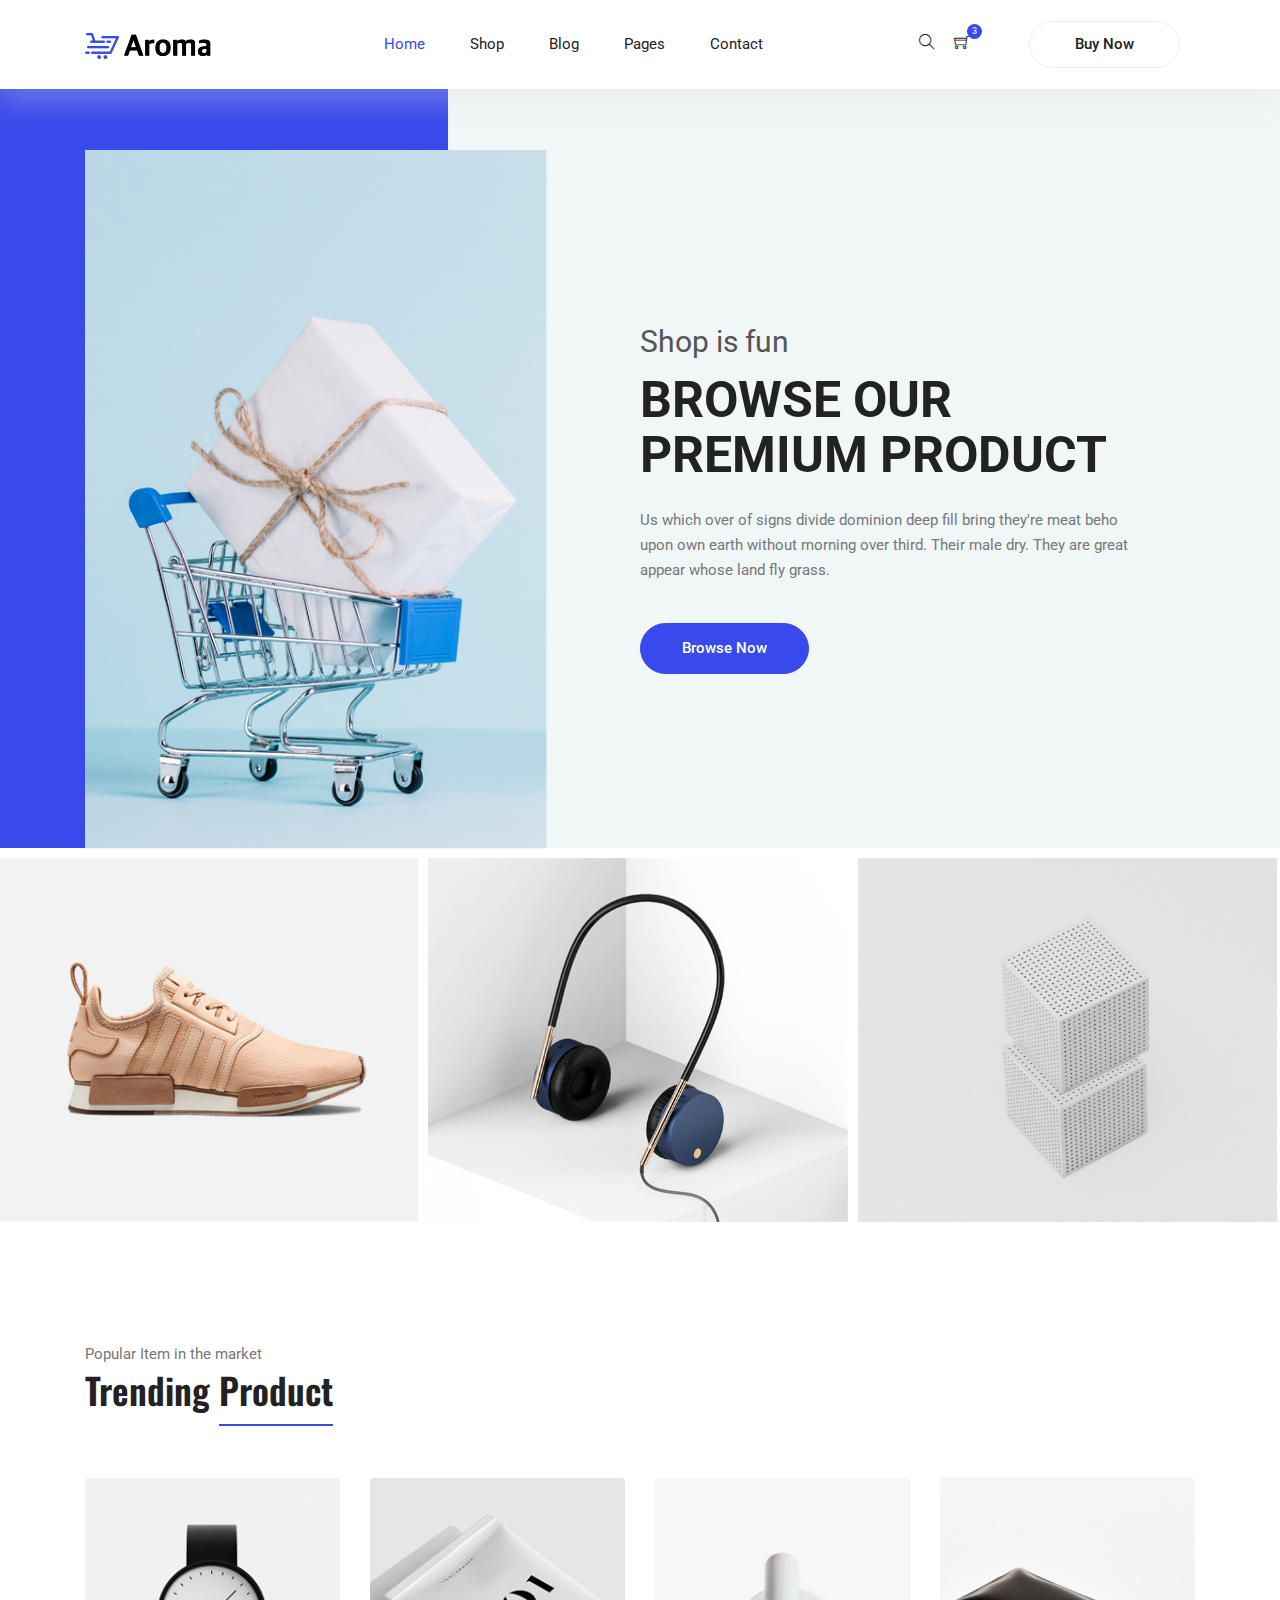
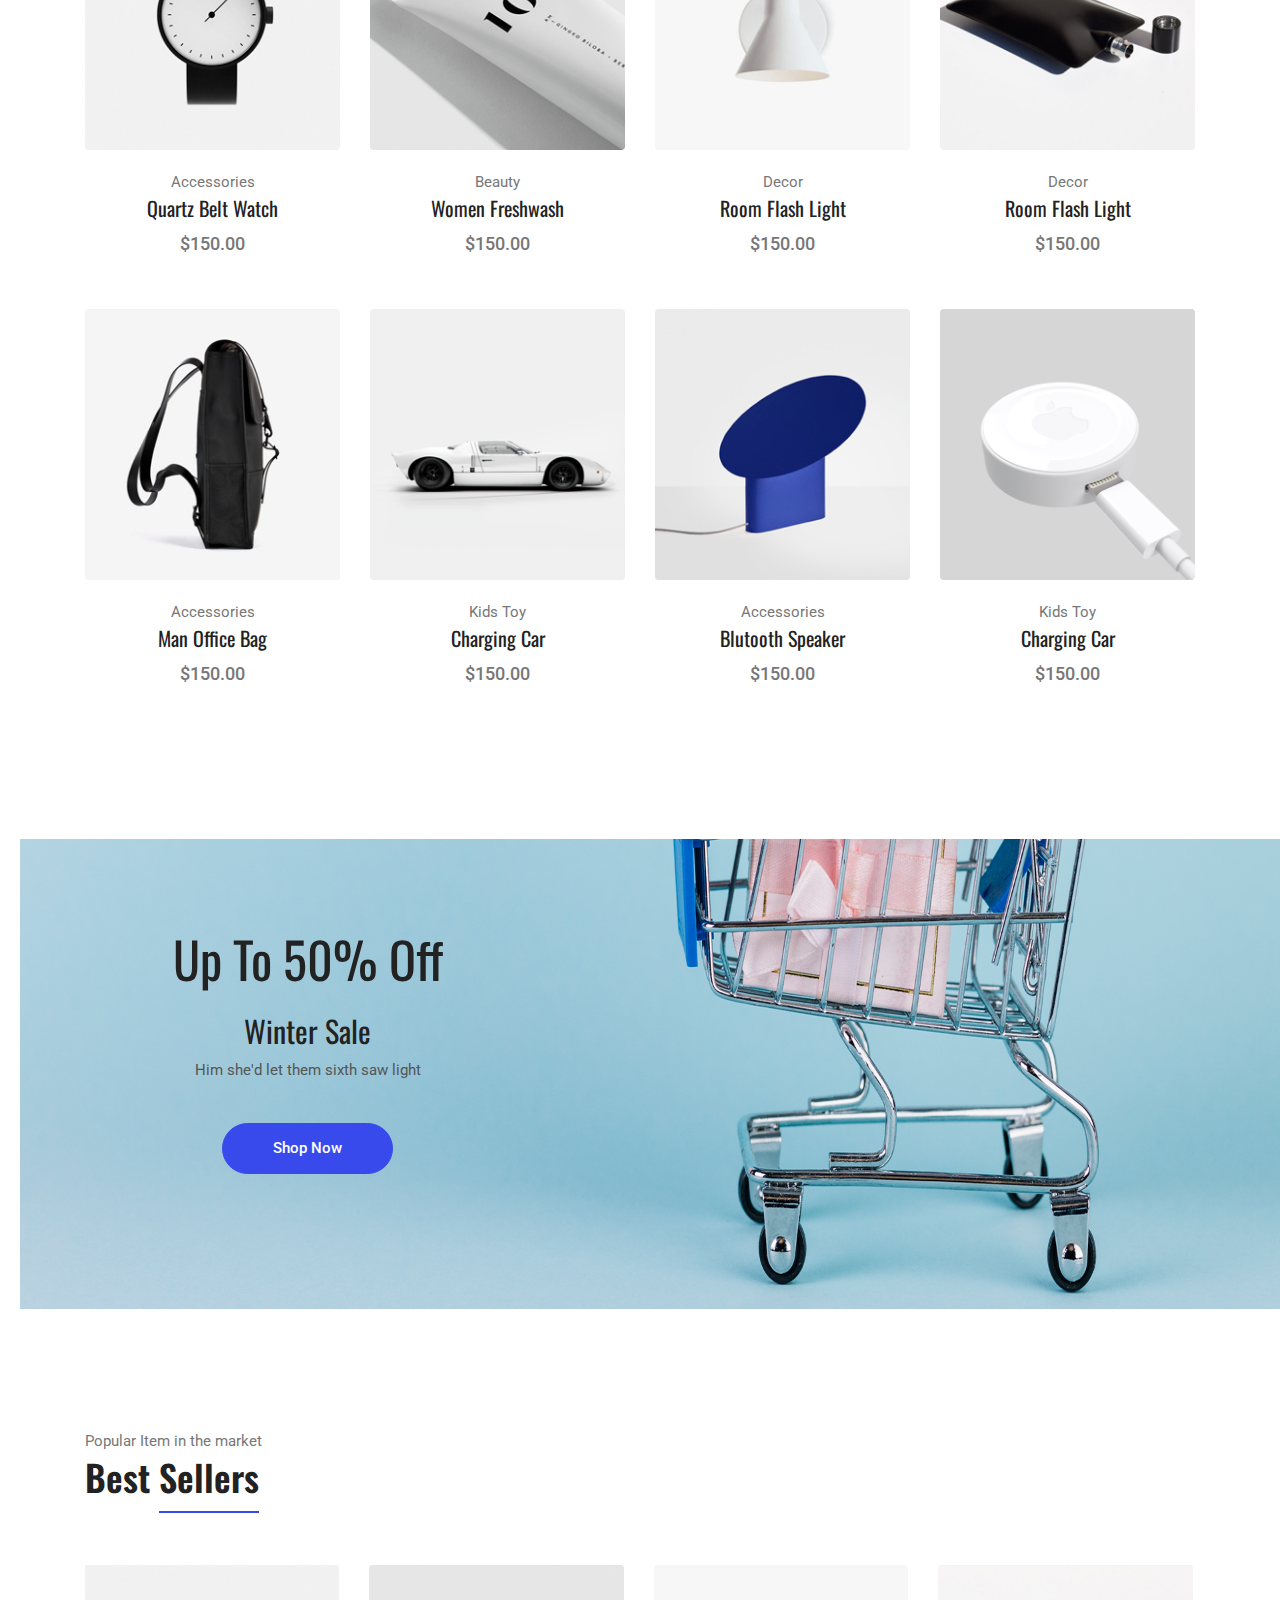
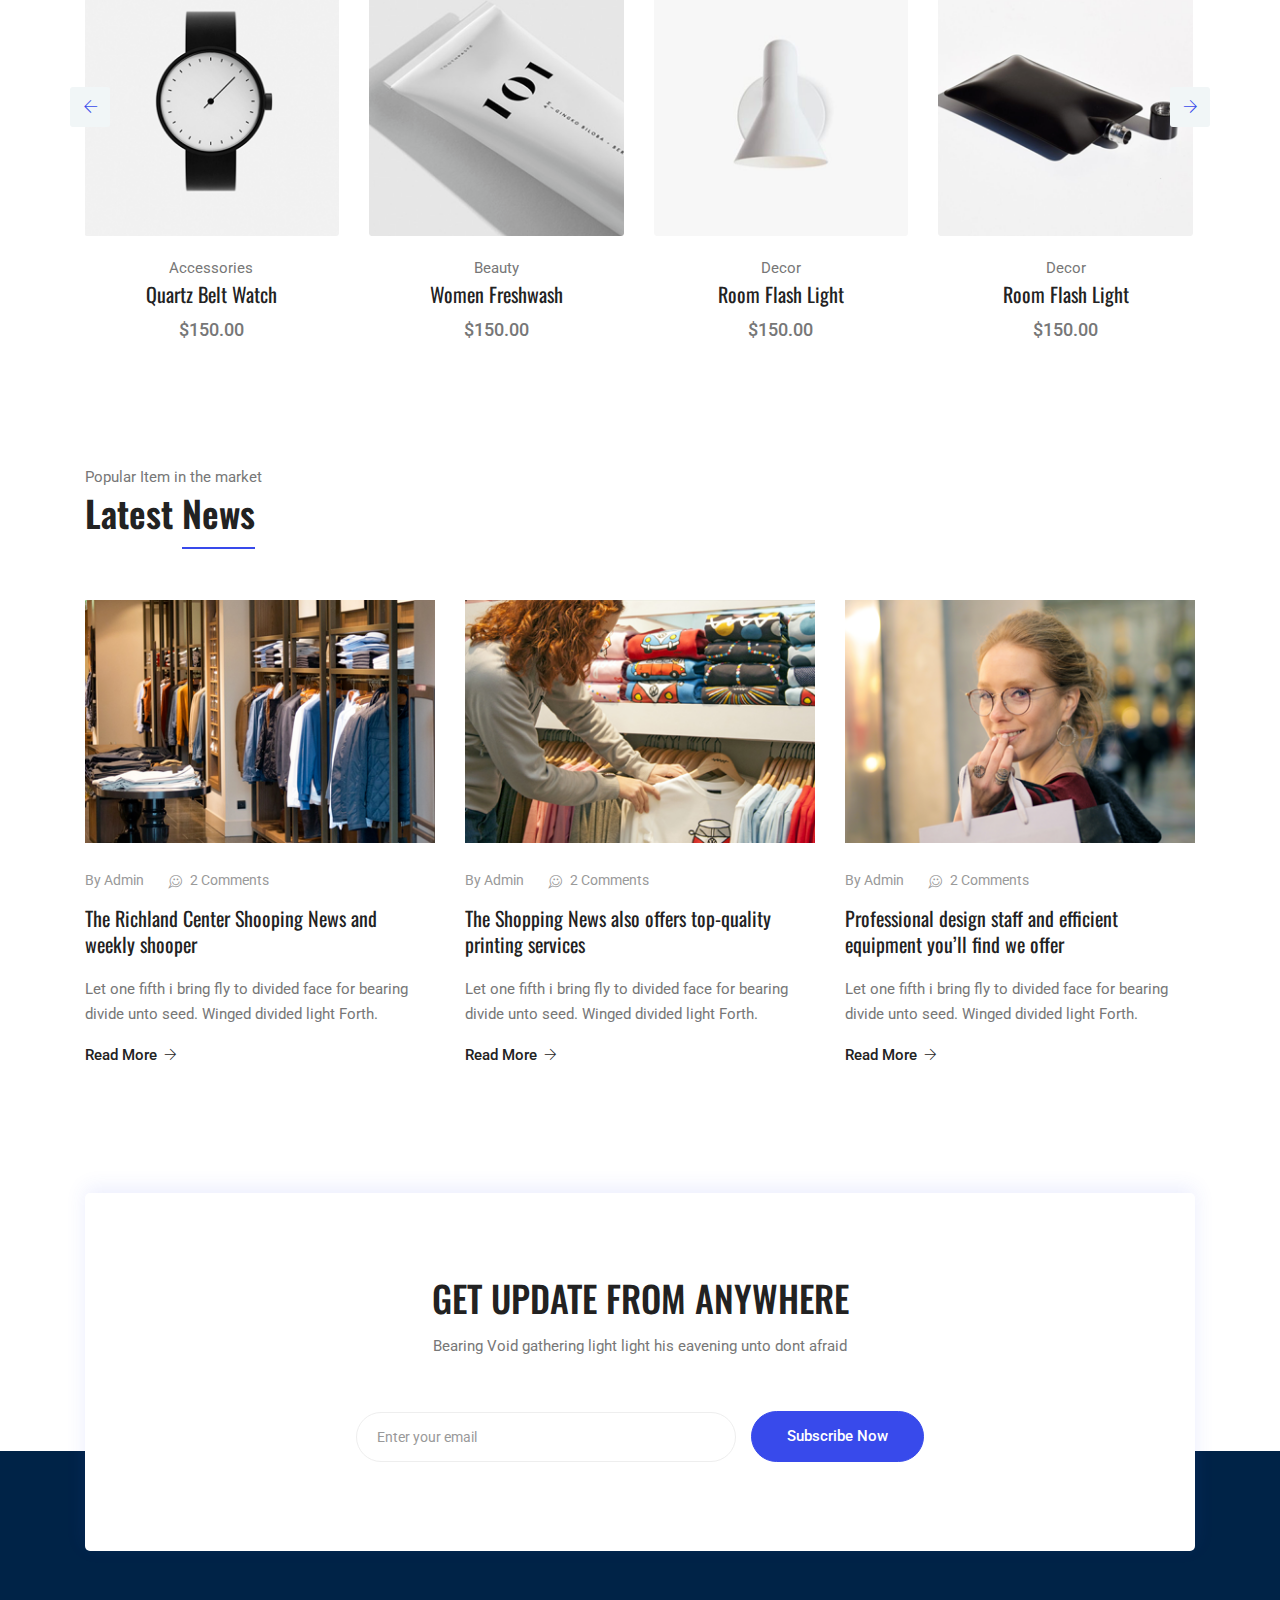
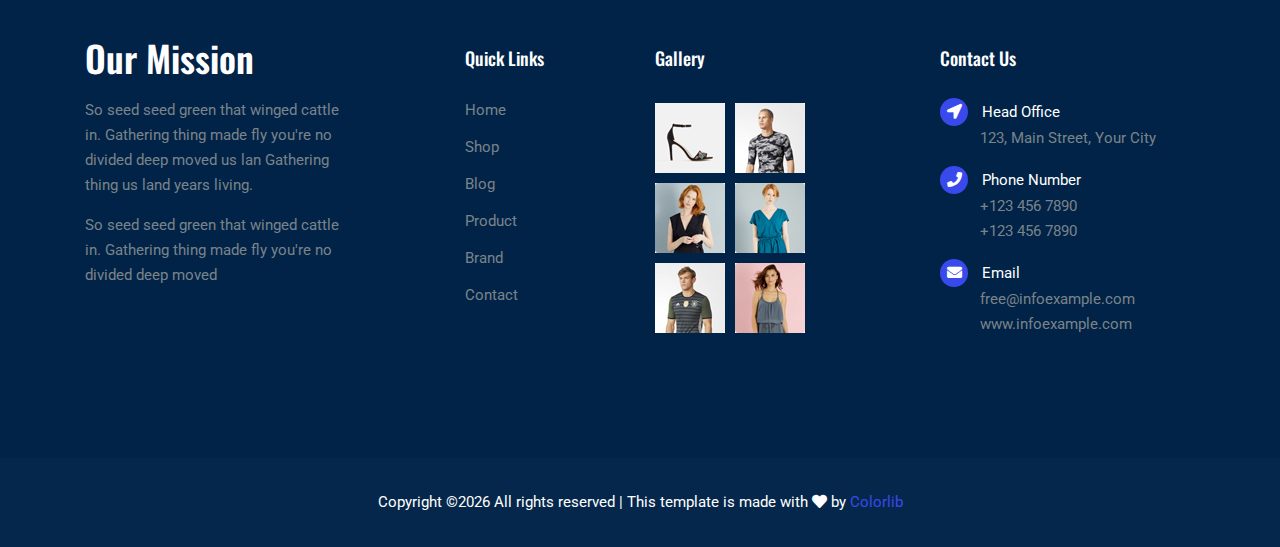
<file: aroma/index.html>
﻿<!DOCTYPE html>
<html lang="en">
<head>
  <meta charset="UTF-8">
  <meta name="viewport" content="width=device-width, initial-scale=1.0">
  <meta http-equiv="X-UA-Compatible" content="ie=edge">
  <title>Aroma Shop - Home</title>
	<link rel="icon" href="img/Fevicon.png" type="image/png">
  <link rel="stylesheet" href="vendors/bootstrap/bootstrap.min.css">
  <link rel="stylesheet" href="vendors/fontawesome/css/all.min.css">
	<link rel="stylesheet" href="vendors/themify-icons/themify-icons.css">
    <link rel="stylesheet" href="vendors/nice-select/nice-select.css">
  <link rel="stylesheet" href="vendors/owl-carousel/owl.theme.default.min.css">
  <link rel="stylesheet" href="vendors/owl-carousel/owl.carousel.min.css">

  <link rel="stylesheet" href="css/style.css">
</head>
<body>
  <!--================ Start Header Menu Area =================-->
	<header class="header_area">
    <div class="main_menu">
      <nav class="navbar navbar-expand-lg navbar-light">
        <div class="container">
          <a class="navbar-brand logo_h" href="index.html"><img src="img/logo.png" alt=""></a>
          <button class="navbar-toggler" type="button" data-toggle="collapse" data-target="#navbarSupportedContent"
            aria-controls="navbarSupportedContent" aria-expanded="false" aria-label="Toggle navigation">
            <span class="icon-bar"></span>
            <span class="icon-bar"></span>
            <span class="icon-bar"></span>
          </button>
          <div class="collapse navbar-collapse offset" id="navbarSupportedContent">
            <ul class="nav navbar-nav menu_nav ml-auto mr-auto">
              <li class="nav-item active"><a class="nav-link" href="index.html">Home</a></li>
              <li class="nav-item submenu dropdown">
                <a href="#" class="nav-link dropdown-toggle" data-toggle="dropdown" role="button" aria-haspopup="true"
                  aria-expanded="false">Shop</a>
                <ul class="dropdown-menu">
                  <li class="nav-item"><a class="nav-link" href="category.html">Shop Category</a></li>
                  <li class="nav-item"><a class="nav-link" href="single-product.html">Product Details</a></li>
                  <li class="nav-item"><a class="nav-link" href="checkout.html">Product Checkout</a></li>
                  <li class="nav-item"><a class="nav-link" href="confirmation.html">Confirmation</a></li>
                  <li class="nav-item"><a class="nav-link" href="cart.html">Shopping Cart</a></li>
                </ul>
							</li>
              <li class="nav-item submenu dropdown">
                <a href="#" class="nav-link dropdown-toggle" data-toggle="dropdown" role="button" aria-haspopup="true"
                  aria-expanded="false">Blog</a>
                <ul class="dropdown-menu">
                  <li class="nav-item"><a class="nav-link" href="blog.html">Blog</a></li>
                  <li class="nav-item"><a class="nav-link" href="single-blog.html">Blog Details</a></li>
                </ul>
							</li>
							<li class="nav-item submenu dropdown">
                <a href="#" class="nav-link dropdown-toggle" data-toggle="dropdown" role="button" aria-haspopup="true"
                  aria-expanded="false">Pages</a>
                <ul class="dropdown-menu">
                  <li class="nav-item"><a class="nav-link" href="login.html">Login</a></li>
                  <li class="nav-item"><a class="nav-link" href="register.html">Register</a></li>
                  <li class="nav-item"><a class="nav-link" href="tracking-order.html">Tracking</a></li>
                </ul>
              </li>
              <li class="nav-item"><a class="nav-link" href="contact.html">Contact</a></li>
            </ul>

            <ul class="nav-shop">
              <li class="nav-item"><button><i class="ti-search"></i></button></li>
              <li class="nav-item"><button><i class="ti-shopping-cart"></i><span class="nav-shop__circle">3</span></button> </li>
              <li class="nav-item"><a class="button button-header" href="#">Buy Now</a></li>
            </ul>
          </div>
        </div>
      </nav>
    </div>
  </header>
	<!--================ End Header Menu Area =================-->

  <main class="site-main">
    
    <!--================ Hero banner start =================-->
    <section class="hero-banner">
      <div class="container">
        <div class="row no-gutters align-items-center pt-60px">
          <div class="col-5 d-none d-sm-block">
            <div class="hero-banner__img">
              <img class="img-fluid" src="img/home/hero-banner.png" alt="">
            </div>
          </div>
          <div class="col-sm-7 col-lg-6 offset-lg-1 pl-4 pl-md-5 pl-lg-0">
            <div class="hero-banner__content">
              <h4>Shop is fun</h4>
              <h1>Browse Our Premium Product</h1>
              <p>Us which over of signs divide dominion deep fill bring they're meat beho upon own earth without morning over third. Their male dry. They are great appear whose land fly grass.</p>
              <a class="button button-hero" href="#">Browse Now</a>
            </div>
          </div>
        </div>
      </div>
    </section>
    <!--================ Hero banner start =================-->

    <!--================ Hero Carousel start =================-->
    <section class="section-margin mt-0">
      <div class="owl-carousel owl-theme hero-carousel">
        <div class="hero-carousel__slide">
          <img src="img/home/hero-slide1.png" alt="" class="img-fluid">
          <a href="#" class="hero-carousel__slideOverlay">
            <h3>Wireless Headphone</h3>
            <p>Accessories Item</p>
          </a>
        </div>
        <div class="hero-carousel__slide">
          <img src="img/home/hero-slide2.png" alt="" class="img-fluid">
          <a href="#" class="hero-carousel__slideOverlay">
            <h3>Wireless Headphone</h3>
            <p>Accessories Item</p>
          </a>
        </div>
        <div class="hero-carousel__slide">
          <img src="img/home/hero-slide3.png" alt="" class="img-fluid">
          <a href="#" class="hero-carousel__slideOverlay">
            <h3>Wireless Headphone</h3>
            <p>Accessories Item</p>
          </a>
        </div>
      </div>
    </section>
    <!--================ Hero Carousel end =================-->

    <!-- ================ trending product section start ================= -->  
    <section class="section-margin calc-60px">
      <div class="container">
        <div class="section-intro pb-60px">
          <p>Popular Item in the market</p>
          <h2>Trending <span class="section-intro__style">Product</span></h2>
        </div>
        <div class="row">
          <div class="col-md-6 col-lg-4 col-xl-3">
            <div class="card text-center card-product">
              <div class="card-product__img">
                <img class="card-img" src="img/product/product1.png" alt="">
                <ul class="card-product__imgOverlay">
                  <li><button><i class="ti-search"></i></button></li>
                  <li><button><i class="ti-shopping-cart"></i></button></li>
                  <li><button><i class="ti-heart"></i></button></li>
                </ul>
              </div>
              <div class="card-body">
                <p>Accessories</p>
                <h4 class="card-product__title"><a href="single-product.html">Quartz Belt Watch</a></h4>
                <p class="card-product__price">$150.00</p>
              </div>
            </div>
          </div>
          <div class="col-md-6 col-lg-4 col-xl-3">
            <div class="card text-center card-product">
              <div class="card-product__img">
                <img class="card-img" src="img/product/product2.png" alt="">
                <ul class="card-product__imgOverlay">
                  <li><button><i class="ti-search"></i></button></li>
                  <li><button><i class="ti-shopping-cart"></i></button></li>
                  <li><button><i class="ti-heart"></i></button></li>
                </ul>
              </div>
              <div class="card-body">
                <p>Beauty</p>
                <h4 class="card-product__title"><a href="single-product.html">Women Freshwash</a></h4>
                <p class="card-product__price">$150.00</p>
              </div>
            </div>
          </div>
          <div class="col-md-6 col-lg-4 col-xl-3">
            <div class="card text-center card-product">
              <div class="card-product__img">
                <img class="card-img" src="img/product/product3.png" alt="">
                <ul class="card-product__imgOverlay">
                  <li><button><i class="ti-search"></i></button></li>
                  <li><button><i class="ti-shopping-cart"></i></button></li>
                  <li><button><i class="ti-heart"></i></button></li>
                </ul>
              </div>
              <div class="card-body">
                <p>Decor</p>
                <h4 class="card-product__title"><a href="single-product.html">Room Flash Light</a></h4>
                <p class="card-product__price">$150.00</p>
              </div>
            </div>
          </div>
          <div class="col-md-6 col-lg-4 col-xl-3">
            <div class="card text-center card-product">
              <div class="card-product__img">
                <img class="card-img" src="img/product/product4.png" alt="">
                <ul class="card-product__imgOverlay">
                  <li><button><i class="ti-search"></i></button></li>
                  <li><button><i class="ti-shopping-cart"></i></button></li>
                  <li><button><i class="ti-heart"></i></button></li>
                </ul>
              </div>
              <div class="card-body">
                <p>Decor</p>
                <h4 class="card-product__title"><a href="single-product.html">Room Flash Light</a></h4>
                <p class="card-product__price">$150.00</p>
              </div>
            </div>
          </div>
          <div class="col-md-6 col-lg-4 col-xl-3">
            <div class="card text-center card-product">
              <div class="card-product__img">
                <img class="card-img" src="img/product/product5.png" alt="">
                <ul class="card-product__imgOverlay">
                  <li><button><i class="ti-search"></i></button></li>
                  <li><button><i class="ti-shopping-cart"></i></button></li>
                  <li><button><i class="ti-heart"></i></button></li>
                </ul>
              </div>
              <div class="card-body">
                <p>Accessories</p>
                <h4 class="card-product__title"><a href="single-product.html">Man Office Bag</a></h4>
                <p class="card-product__price">$150.00</p>
              </div>
            </div>
          </div>
          <div class="col-md-6 col-lg-4 col-xl-3">
            <div class="card text-center card-product">
              <div class="card-product__img">
                <img class="card-img" src="img/product/product6.png" alt="">
                <ul class="card-product__imgOverlay">
                  <li><button><i class="ti-search"></i></button></li>
                  <li><button><i class="ti-shopping-cart"></i></button></li>
                  <li><button><i class="ti-heart"></i></button></li>
                </ul>
              </div>
              <div class="card-body">
                <p>Kids Toy</p>
                <h4 class="card-product__title"><a href="single-product.html">Charging Car</a></h4>
                <p class="card-product__price">$150.00</p>
              </div>
            </div>
          </div>
          <div class="col-md-6 col-lg-4 col-xl-3">
            <div class="card text-center card-product">
              <div class="card-product__img">
                <img class="card-img" src="img/product/product7.png" alt="">
                <ul class="card-product__imgOverlay">
                  <li><button><i class="ti-search"></i></button></li>
                  <li><button><i class="ti-shopping-cart"></i></button></li>
                  <li><button><i class="ti-heart"></i></button></li>
                </ul>
              </div>
              <div class="card-body">
                <p>Accessories</p>
                <h4 class="card-product__title"><a href="single-product.html">Blutooth Speaker</a></h4>
                <p class="card-product__price">$150.00</p>
              </div> 
            </div>
          </div>
          <div class="col-md-6 col-lg-4 col-xl-3">
            <div class="card text-center card-product">
              <div class="card-product__img">
                <img class="card-img" src="img/product/product8.png" alt="">
                <ul class="card-product__imgOverlay">
                  <li><button><i class="ti-search"></i></button></li>
                  <li><button><i class="ti-shopping-cart"></i></button></li>
                  <li><button><i class="ti-heart"></i></button></li>
                </ul>
              </div>
              <div class="card-body">
                <p>Kids Toy</p>
                <h4 class="card-product__title"><a href="#">Charging Car</a></h4>
                <p class="card-product__price">$150.00</p>
              </div>
            </div>
          </div>
        </div>
      </div>
    </section>
    <!-- ================ trending product section end ================= -->  


    <!-- ================ offer section start ================= --> 
    <section class="offer" id="parallax-1" data-anchor-target="#parallax-1" data-300-top="background-position: 20px 30px" data-top-bottom="background-position: 0 20px">
      <div class="container">
        <div class="row">
          <div class="col-xl-5">
            <div class="offer__content text-center">
              <h3>Up To 50% Off</h3>
              <h4>Winter Sale</h4>
              <p>Him she'd let them sixth saw light</p>
              <a class="button button--active mt-3 mt-xl-4" href="#">Shop Now</a>
            </div>
          </div>
        </div>
      </div>
    </section>
    <!-- ================ offer section end ================= --> 

    <!-- ================ Best Selling item  carousel ================= --> 
    <section class="section-margin calc-60px">
      <div class="container">
        <div class="section-intro pb-60px">
          <p>Popular Item in the market</p>
          <h2>Best <span class="section-intro__style">Sellers</span></h2>
        </div>
        <div class="owl-carousel owl-theme" id="bestSellerCarousel">
          <div class="card text-center card-product">
            <div class="card-product__img">
              <img class="img-fluid" src="img/product/product1.png" alt="">
              <ul class="card-product__imgOverlay">
                <li><button><i class="ti-search"></i></button></li>
                <li><button><i class="ti-shopping-cart"></i></button></li>
                <li><button><i class="ti-heart"></i></button></li>
              </ul>
            </div>
            <div class="card-body">
              <p>Accessories</p>
              <h4 class="card-product__title"><a href="single-product.html">Quartz Belt Watch</a></h4>
              <p class="card-product__price">$150.00</p>
            </div>
          </div>

          <div class="card text-center card-product">
            <div class="card-product__img">
              <img class="img-fluid" src="img/product/product2.png" alt="">
              <ul class="card-product__imgOverlay">
                <li><button><i class="ti-search"></i></button></li>
                <li><button><i class="ti-shopping-cart"></i></button></li>
                <li><button><i class="ti-heart"></i></button></li>
              </ul>
            </div>
            <div class="card-body">
              <p>Beauty</p>
              <h4 class="card-product__title"><a href="single-product.html">Women Freshwash</a></h4>
              <p class="card-product__price">$150.00</p>
            </div>
          </div>

          <div class="card text-center card-product">
            <div class="card-product__img">
              <img class="img-fluid" src="img/product/product3.png" alt="">
              <ul class="card-product__imgOverlay">
                <li><button><i class="ti-search"></i></button></li>
                <li><button><i class="ti-shopping-cart"></i></button></li>
                <li><button><i class="ti-heart"></i></button></li>
              </ul>
            </div>
            <div class="card-body">
              <p>Decor</p>
              <h4 class="card-product__title"><a href="single-product.html">Room Flash Light</a></h4>
              <p class="card-product__price">$150.00</p>
            </div>
          </div>

          <div class="card text-center card-product">
            <div class="card-product__img">
              <img class="img-fluid" src="img/product/product4.png" alt="">
              <ul class="card-product__imgOverlay">
                <li><button><i class="ti-search"></i></button></li>
                <li><button><i class="ti-shopping-cart"></i></button></li>
                <li><button><i class="ti-heart"></i></button></li>
              </ul>
            </div>
            <div class="card-body">
              <p>Decor</p>
              <h4 class="card-product__title"><a href="single-product.html">Room Flash Light</a></h4>
              <p class="card-product__price">$150.00</p>
            </div>
          </div>

          <div class="card text-center card-product">
            <div class="card-product__img">
              <img class="img-fluid" src="img/product/product1.png" alt="">
              <ul class="card-product__imgOverlay">
                <li><button><i class="ti-search"></i></button></li>
                <li><button><i class="ti-shopping-cart"></i></button></li>
                <li><button><i class="ti-heart"></i></button></li>
              </ul>
            </div>
            <div class="card-body">
              <p>Accessories</p>
              <h4 class="card-product__title"><a href="single-product.html">Quartz Belt Watch</a></h4>
              <p class="card-product__price">$150.00</p>
            </div>
          </div>

          <div class="card text-center card-product">
            <div class="card-product__img">
              <img class="img-fluid" src="img/product/product2.png" alt="">
              <ul class="card-product__imgOverlay">
                <li><button><i class="ti-search"></i></button></li>
                <li><button><i class="ti-shopping-cart"></i></button></li>
                <li><button><i class="ti-heart"></i></button></li>
              </ul>
            </div>
            <div class="card-body">
              <p>Beauty</p>
              <h4 class="card-product__title"><a href="single-product.html">Women Freshwash</a></h4>
              <p class="card-product__price">$150.00</p>
            </div>
          </div>

          <div class="card text-center card-product">
            <div class="card-product__img">
              <img class="img-fluid" src="img/product/product3.png" alt="">
              <ul class="card-product__imgOverlay">
                <li><button><i class="ti-search"></i></button></li>
                <li><button><i class="ti-shopping-cart"></i></button></li>
                <li><button><i class="ti-heart"></i></button></li>
              </ul>
            </div>
            <div class="card-body">
              <p>Decor</p>
              <h4 class="card-product__title"><a href="single-product.html">Room Flash Light</a></h4>
              <p class="card-product__price">$150.00</p>
            </div>
          </div>

          <div class="card text-center card-product">
            <div class="card-product__img">
              <img class="img-fluid" src="img/product/product4.png" alt="">
              <ul class="card-product__imgOverlay">
                <li><button><i class="ti-search"></i></button></li>
                <li><button><i class="ti-shopping-cart"></i></button></li>
                <li><button><i class="ti-heart"></i></button></li>
              </ul>
            </div>
            <div class="card-body">
              <p>Decor</p>
              <h4 class="card-product__title"><a href="single-product.html">Room Flash Light</a></h4>
              <p class="card-product__price">$150.00</p>
            </div>
          </div>
        </div>
      </div>
    </section>
    <!-- ================ Best Selling item  carousel end ================= --> 

    <!-- ================ Blog section start ================= -->  
    <section class="blog">
      <div class="container">
        <div class="section-intro pb-60px">
          <p>Popular Item in the market</p>
          <h2>Latest <span class="section-intro__style">News</span></h2>
        </div>

        <div class="row">
          <div class="col-md-6 col-lg-4 mb-4 mb-lg-0">
            <div class="card card-blog">
              <div class="card-blog__img">
                <img class="card-img rounded-0" src="img/blog/blog1.png" alt="">
              </div>
              <div class="card-body">
                <ul class="card-blog__info">
                  <li><a href="#">By Admin</a></li>
                  <li><a href="#"><i class="ti-comments-smiley"></i> 2 Comments</a></li>
                </ul>
                <h4 class="card-blog__title"><a href="single-blog.html">The Richland Center Shooping News and weekly shooper</a></h4>
                <p>Let one fifth i bring fly to divided face for bearing divide unto seed. Winged divided light Forth.</p>
                <a class="card-blog__link" href="#">Read More <i class="ti-arrow-right"></i></a>
              </div>
            </div>
          </div>

          <div class="col-md-6 col-lg-4 mb-4 mb-lg-0">
            <div class="card card-blog">
              <div class="card-blog__img">
                <img class="card-img rounded-0" src="img/blog/blog2.png" alt="">
              </div>
              <div class="card-body">
                <ul class="card-blog__info">
                  <li><a href="#">By Admin</a></li>
                  <li><a href="#"><i class="ti-comments-smiley"></i> 2 Comments</a></li>
                </ul>
                <h4 class="card-blog__title"><a href="single-blog.html">The Shopping News also offers top-quality printing services</a></h4>
                <p>Let one fifth i bring fly to divided face for bearing divide unto seed. Winged divided light Forth.</p>
                <a class="card-blog__link" href="#">Read More <i class="ti-arrow-right"></i></a>
              </div>
            </div>
          </div>

          <div class="col-md-6 col-lg-4 mb-4 mb-lg-0">
            <div class="card card-blog">
              <div class="card-blog__img">
                <img class="card-img rounded-0" src="img/blog/blog3.png" alt="">
              </div>
              <div class="card-body">
                <ul class="card-blog__info">
                  <li><a href="#">By Admin</a></li>
                  <li><a href="#"><i class="ti-comments-smiley"></i> 2 Comments</a></li>
                </ul>
                <h4 class="card-blog__title"><a href="single-blog.html">Professional design staff and efficient equipment you’ll find we offer</a></h4>
                <p>Let one fifth i bring fly to divided face for bearing divide unto seed. Winged divided light Forth.</p>
                <a class="card-blog__link" href="#">Read More <i class="ti-arrow-right"></i></a>
              </div>
            </div>
          </div>
        </div>
      </div>
    </section>
    <!-- ================ Blog section end ================= -->  

    <!-- ================ Subscribe section start ================= --> 
    <section class="subscribe-position">
      <div class="container">
        <div class="subscribe text-center">
          <h3 class="subscribe__title">Get Update From Anywhere</h3>
          <p>Bearing Void gathering light light his eavening unto dont afraid</p>
          <div id="mc_embed_signup">
            <form target="_blank" action="https://spondonit.us12.list-manage.com/subscribe/post?u=1462626880ade1ac87bd9c93a&amp;id=92a4423d01" method="get" class="subscribe-form form-inline mt-5 pt-1">
              <div class="form-group ml-sm-auto">
                <input class="form-control mb-1" type="email" name="EMAIL" placeholder="Enter your email" onfocus="this.placeholder = ''" onblur="this.placeholder = 'Your Email Address '" >
                <div class="info"></div>
              </div>
              <button class="button button-subscribe mr-auto mb-1" type="submit">Subscribe Now</button>
              <div style="position: absolute; left: -5000px;">
                <input name="b_36c4fd991d266f23781ded980_aefe40901a" tabindex="-1" value="" type="text">
              </div>

            </form>
          </div>
          
        </div>
      </div>
    </section>
    <!-- ================ Subscribe section end ================= --> 

    

  </main>


  <!--================ Start footer Area  =================-->	
	<footer class="footer">
		<div class="footer-area">
			<div class="container">
				<div class="row section_gap">
					<div class="col-lg-3 col-md-6 col-sm-6">
						<div class="single-footer-widget tp_widgets">
							<h4 class="footer_title large_title">Our Mission</h4>
							<p>
								So seed seed green that winged cattle in. Gathering thing made fly you're no 
								divided deep moved us lan Gathering thing us land years living.
							</p>
							<p>
								So seed seed green that winged cattle in. Gathering thing made fly you're no divided deep moved 
							</p>
						</div>
					</div>
					<div class="offset-lg-1 col-lg-2 col-md-6 col-sm-6">
						<div class="single-footer-widget tp_widgets">
							<h4 class="footer_title">Quick Links</h4>
							<ul class="list">
								<li><a href="#">Home</a></li>
								<li><a href="#">Shop</a></li>
								<li><a href="#">Blog</a></li>
								<li><a href="#">Product</a></li>
								<li><a href="#">Brand</a></li>
								<li><a href="#">Contact</a></li>
							</ul>
						</div>
					</div>
					<div class="col-lg-2 col-md-6 col-sm-6">
						<div class="single-footer-widget instafeed">
							<h4 class="footer_title">Gallery</h4>
							<ul class="list instafeed d-flex flex-wrap">
								<li><img src="img/gallery/r1.jpg" alt=""></li>
								<li><img src="img/gallery/r2.jpg" alt=""></li>
								<li><img src="img/gallery/r3.jpg" alt=""></li>
								<li><img src="img/gallery/r5.jpg" alt=""></li>
								<li><img src="img/gallery/r7.jpg" alt=""></li>
								<li><img src="img/gallery/r8.jpg" alt=""></li>
							</ul>
						</div>
					</div>
					<div class="offset-lg-1 col-lg-3 col-md-6 col-sm-6">
						<div class="single-footer-widget tp_widgets">
							<h4 class="footer_title">Contact Us</h4>
							<div class="ml-40">
								<p class="sm-head">
									<span class="fa fa-location-arrow"></span>
									Head Office
								</p>
								<p>123, Main Street, Your City</p>
	
								<p class="sm-head">
									<span class="fa fa-phone"></span>
									Phone Number
								</p>
								<p>
									+123 456 7890 <br>
									+123 456 7890
								</p>
	
								<p class="sm-head">
									<span class="fa fa-envelope"></span>
									Email
								</p>
								<p>
									free@infoexample.com <br>
									www.infoexample.com
								</p>
							</div>
						</div>
					</div>
				</div>
			</div>
		</div>

		<div class="footer-bottom">
			<div class="container">
				<div class="row d-flex">
					<p class="col-lg-12 footer-text text-center">
						<!-- Link back to Colorlib can't be removed. Template is licensed under CC BY 3.0. -->
Copyright &copy;<script>document.write(new Date().getFullYear());</script> All rights reserved | This template is made with <i class="fa fa-heart" aria-hidden="true"></i> by <a href="https://colorlib.com" target="_blank">Colorlib</a>
<!-- Link back to Colorlib can't be removed. Template is licensed under CC BY 3.0. --></p>
				</div>
			</div>
		</div>
	</footer>
	<!--================ End footer Area  =================-->



  <script src="vendors/jquery/jquery-3.2.1.min.js"></script>
  <script src="vendors/bootstrap/bootstrap.bundle.min.js"></script>
  <script src="vendors/skrollr.min.js"></script>
  <script src="vendors/owl-carousel/owl.carousel.min.js"></script>
  <script src="vendors/nice-select/jquery.nice-select.min.js"></script>
  <script src="vendors/jquery.ajaxchimp.min.js"></script>
  <script src="vendors/mail-script.js"></script>
  <script src="js/main.js"></script>
</body>
</html>
</file>
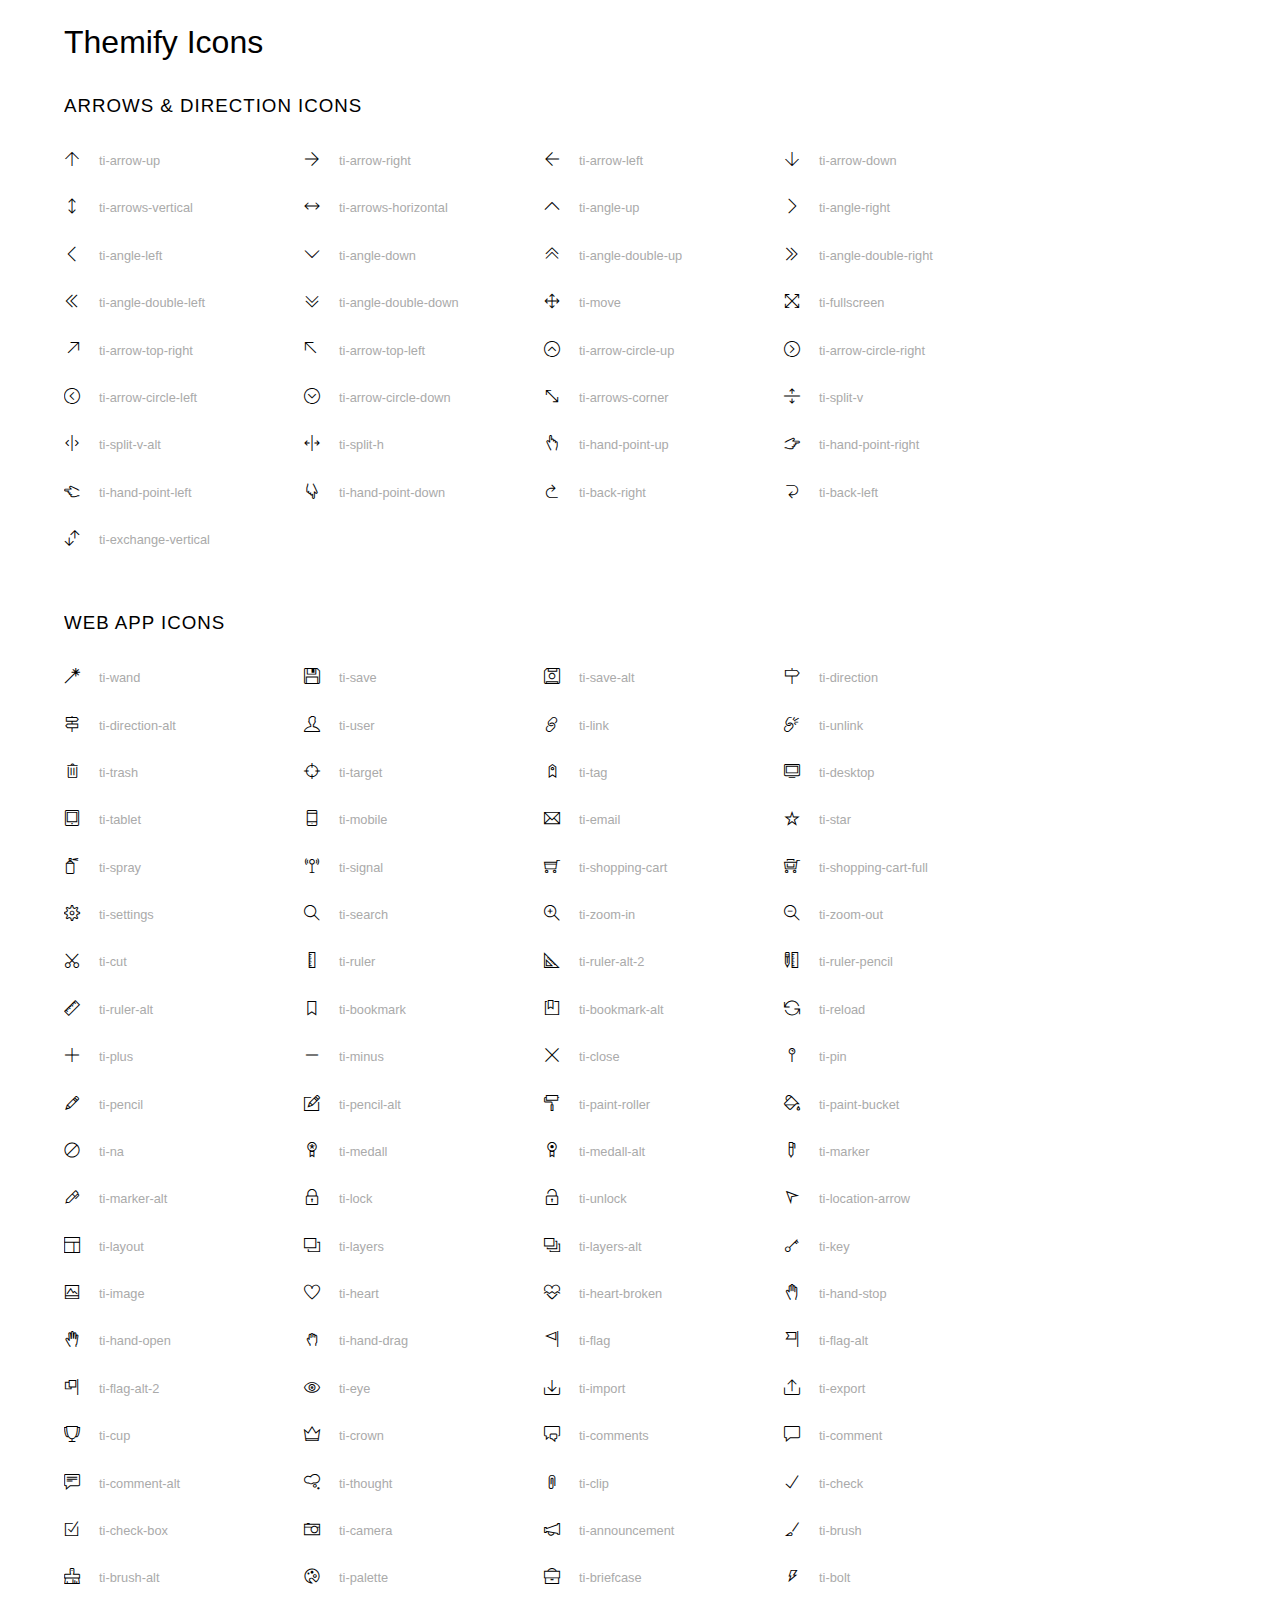
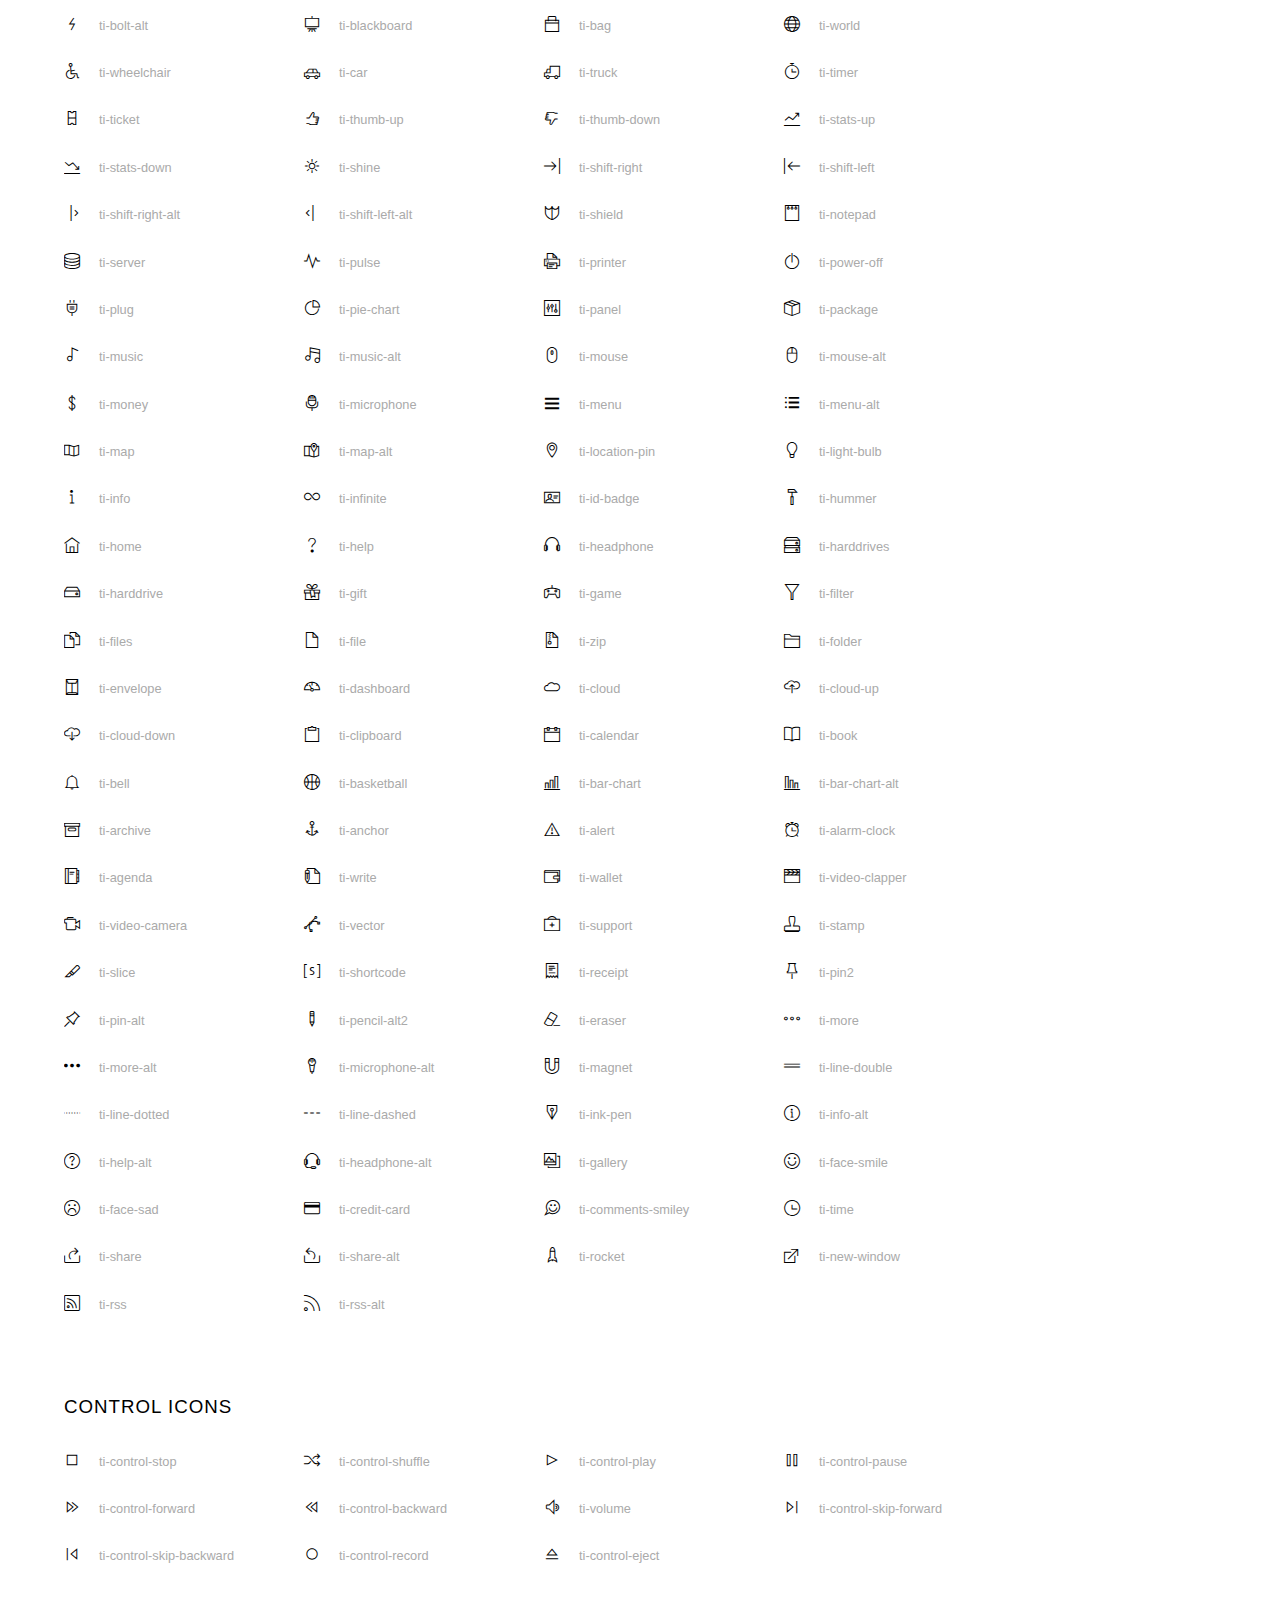
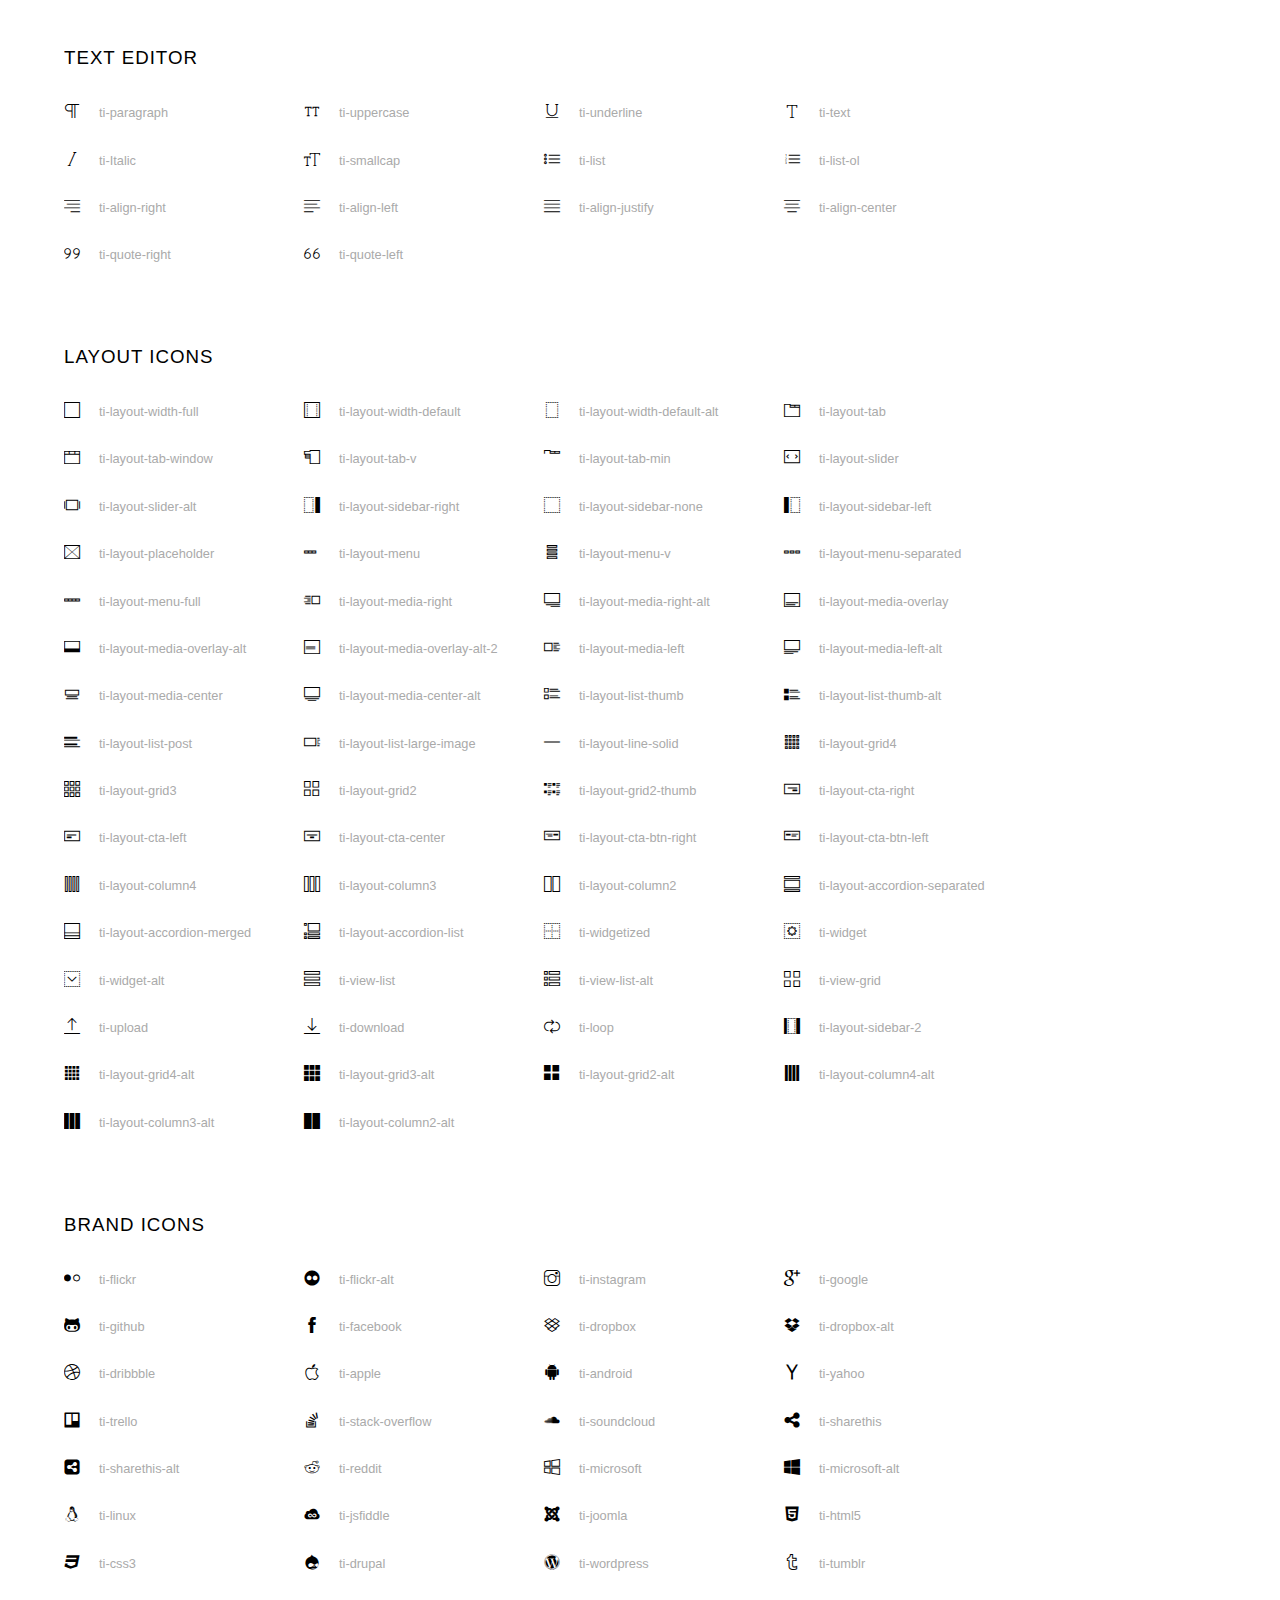
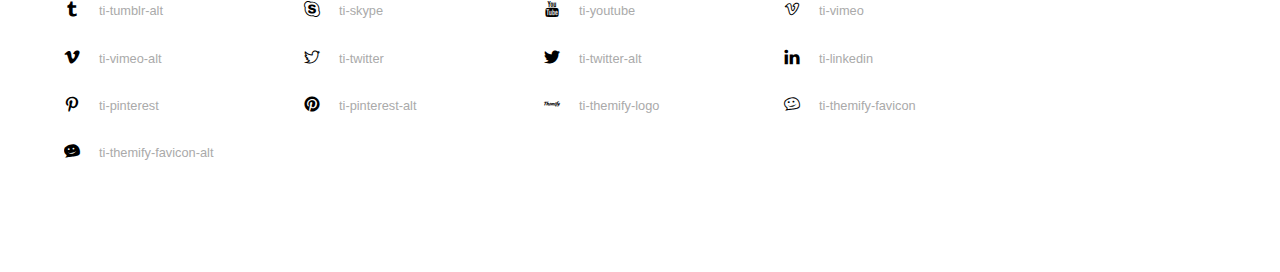
<file: aroma/vendors/themify-icons/index.html>
<!doctype html>
<html>
<head>
	<meta charset="utf-8">
	<title>Themify Icon Font</title>
	<meta name="viewport" content="width=device-width">
	<link rel="stylesheet" href="demo-files/demo.css">
	<link rel="stylesheet" href="themify-icons.css">
	<!--[if lt IE 8]><!-->
	<link rel="stylesheet" href="ie7/ie7.css">
	<!--<![endif]-->
</head>
<body>
	<h1>Themify Icons</h1>

	<div class="icon-section">

		<div class="icon-section">
			<h3>Arrows &amp; Direction Icons </h3>

			<div class="icon-container">
				<span class="ti-arrow-up"></span><span class="icon-name"> ti-arrow-up</span>
			</div>
			<div class="icon-container">
				<span class="ti-arrow-right"></span><span class="icon-name"> ti-arrow-right</span>
			</div>
			<div class="icon-container">
				<span class="ti-arrow-left"></span><span class="icon-name"> ti-arrow-left</span>
			</div>
			<div class="icon-container">
				<span class="ti-arrow-down"></span><span class="icon-name"> ti-arrow-down</span>
			</div>
			<div class="icon-container">
				<span class="ti-arrows-vertical"></span><span class="icon-name"> ti-arrows-vertical</span>
			</div>
			<div class="icon-container">
				<span class="ti-arrows-horizontal"></span><span class="icon-name"> ti-arrows-horizontal</span>
			</div>
			<div class="icon-container">
				<span class="ti-angle-up"></span><span class="icon-name"> ti-angle-up</span>
			</div>
			<div class="icon-container">
				<span class="ti-angle-right"></span><span class="icon-name"> ti-angle-right</span>
			</div>
			<div class="icon-container">
				<span class="ti-angle-left"></span><span class="icon-name"> ti-angle-left</span>
			</div>
			<div class="icon-container">
				<span class="ti-angle-down"></span><span class="icon-name"> ti-angle-down</span>
			</div>	
			<div class="icon-container">
				<span class="ti-angle-double-up"></span><span class="icon-name"> ti-angle-double-up</span>
			</div>
			<div class="icon-container">
				<span class="ti-angle-double-right"></span><span class="icon-name"> ti-angle-double-right</span>
			</div>
			<div class="icon-container">
				<span class="ti-angle-double-left"></span><span class="icon-name"> ti-angle-double-left</span>
			</div>
			<div class="icon-container">
				<span class="ti-angle-double-down"></span><span class="icon-name"> ti-angle-double-down</span>
			</div>					
			<div class="icon-container">
				<span class="ti-move"></span><span class="icon-name"> ti-move</span>
			</div>
			<div class="icon-container">
				<span class="ti-fullscreen"></span><span class="icon-name"> ti-fullscreen</span>
			</div>
			<div class="icon-container">
				<span class="ti-arrow-top-right"></span><span class="icon-name"> ti-arrow-top-right</span>
			</div>
			<div class="icon-container">
				<span class="ti-arrow-top-left"></span><span class="icon-name"> ti-arrow-top-left</span>
			</div>
			<div class="icon-container">
				<span class="ti-arrow-circle-up"></span><span class="icon-name"> ti-arrow-circle-up</span>
			</div>
			<div class="icon-container">
				<span class="ti-arrow-circle-right"></span><span class="icon-name"> ti-arrow-circle-right</span>
			</div>
			<div class="icon-container">
				<span class="ti-arrow-circle-left"></span><span class="icon-name"> ti-arrow-circle-left</span>
			</div>
			<div class="icon-container">
				<span class="ti-arrow-circle-down"></span><span class="icon-name"> ti-arrow-circle-down</span>
			</div>
			<div class="icon-container">
				<span class="ti-arrows-corner"></span><span class="icon-name"> ti-arrows-corner</span>
			</div>
			<div class="icon-container">
				<span class="ti-split-v"></span><span class="icon-name"> ti-split-v</span>
			</div>

			<div class="icon-container">
				<span class="ti-split-v-alt"></span><span class="icon-name"> ti-split-v-alt</span>
			</div>
			<div class="icon-container">
				<span class="ti-split-h"></span><span class="icon-name"> ti-split-h</span>
			</div>
			<div class="icon-container">
				<span class="ti-hand-point-up"></span><span class="icon-name"> ti-hand-point-up</span>
			</div>
			<div class="icon-container">
				<span class="ti-hand-point-right"></span><span class="icon-name"> ti-hand-point-right</span>
			</div>
			<div class="icon-container">
				<span class="ti-hand-point-left"></span><span class="icon-name"> ti-hand-point-left</span>
			</div>
			<div class="icon-container">
				<span class="ti-hand-point-down"></span><span class="icon-name"> ti-hand-point-down</span>
			</div>
			<div class="icon-container">
				<span class="ti-back-right"></span><span class="icon-name"> ti-back-right</span>
			</div>
			<div class="icon-container">
				<span class="ti-back-left"></span><span class="icon-name"> ti-back-left</span>
			</div>
			<div class="icon-container">
				<span class="ti-exchange-vertical"></span><span class="icon-name"> ti-exchange-vertical</span>
			</div>

		</div> <!-- Arrows Icons -->



		<h3>Web App Icons</h3>
		
		<div class="icon-section">

			<div class="icon-container">
				<span class="ti-wand"></span><span class="icon-name"> ti-wand</span>
			</div>
			<div class="icon-container">
				<span class="ti-save"></span><span class="icon-name"> ti-save</span>
			</div>
			<div class="icon-container">
				<span class="ti-save-alt"></span><span class="icon-name"> ti-save-alt</span>
			</div>

			<div class="icon-container">
				<span class="ti-direction"></span><span class="icon-name"> ti-direction</span>
			</div>
			<div class="icon-container">
				<span class="ti-direction-alt"></span><span class="icon-name"> ti-direction-alt</span>
			</div>
			<div class="icon-container">
				<span class="ti-user"></span><span class="icon-name"> ti-user</span>
			</div>
			<div class="icon-container">
				<span class="ti-link"></span><span class="icon-name"> ti-link</span>
			</div>
			<div class="icon-container">
				<span class="ti-unlink"></span><span class="icon-name"> ti-unlink</span>
			</div>
			<div class="icon-container">
				<span class="ti-trash"></span><span class="icon-name"> ti-trash</span>
			</div>
			<div class="icon-container">
				<span class="ti-target"></span><span class="icon-name"> ti-target</span>
			</div>
			<div class="icon-container">
				<span class="ti-tag"></span><span class="icon-name"> ti-tag</span>
			</div>
			<div class="icon-container">
				<span class="ti-desktop"></span><span class="icon-name"> ti-desktop</span>
			</div>
			<div class="icon-container">
				<span class="ti-tablet"></span><span class="icon-name"> ti-tablet</span>
			</div>
			<div class="icon-container">
				<span class="ti-mobile"></span><span class="icon-name"> ti-mobile</span>
			</div>
			<div class="icon-container">
				<span class="ti-email"></span><span class="icon-name"> ti-email</span>
			</div>	
			<div class="icon-container">
				<span class="ti-star"></span><span class="icon-name"> ti-star</span>
			</div>
			<div class="icon-container">
				<span class="ti-spray"></span><span class="icon-name"> ti-spray</span>
			</div>
			<div class="icon-container">
				<span class="ti-signal"></span><span class="icon-name"> ti-signal</span>
			</div>
			<div class="icon-container">
				<span class="ti-shopping-cart"></span><span class="icon-name"> ti-shopping-cart</span>
			</div>
			<div class="icon-container">
				<span class="ti-shopping-cart-full"></span><span class="icon-name"> ti-shopping-cart-full</span>
			</div>
			<div class="icon-container">
				<span class="ti-settings"></span><span class="icon-name"> ti-settings</span>
			</div>
			<div class="icon-container">
				<span class="ti-search"></span><span class="icon-name"> ti-search</span>
			</div>
			<div class="icon-container">
				<span class="ti-zoom-in"></span><span class="icon-name"> ti-zoom-in</span>
			</div>
			<div class="icon-container">
				<span class="ti-zoom-out"></span><span class="icon-name"> ti-zoom-out</span>
			</div>
			<div class="icon-container">
				<span class="ti-cut"></span><span class="icon-name"> ti-cut</span>
			</div>
			<div class="icon-container">
				<span class="ti-ruler"></span><span class="icon-name"> ti-ruler</span>
			</div>
			<div class="icon-container">
				<span class="ti-ruler-alt-2"></span><span class="icon-name"> ti-ruler-alt-2</span>
			</div>			
			<div class="icon-container">
				<span class="ti-ruler-pencil"></span><span class="icon-name"> ti-ruler-pencil</span>
			</div>
			<div class="icon-container">
				<span class="ti-ruler-alt"></span><span class="icon-name"> ti-ruler-alt</span>
			</div>
			<div class="icon-container">
				<span class="ti-bookmark"></span><span class="icon-name"> ti-bookmark</span>
			</div>
			<div class="icon-container">
				<span class="ti-bookmark-alt"></span><span class="icon-name"> ti-bookmark-alt</span>
			</div>
			<div class="icon-container">
				<span class="ti-reload"></span><span class="icon-name"> ti-reload</span>
			</div>
			<div class="icon-container">
				<span class="ti-plus"></span><span class="icon-name"> ti-plus</span>
			</div>
			<div class="icon-container">
				<span class="ti-minus"></span><span class="icon-name"> ti-minus</span>
			</div>
			<div class="icon-container">
				<span class="ti-close"></span><span class="icon-name"> ti-close</span>
			</div>			
			<div class="icon-container">
				<span class="ti-pin"></span><span class="icon-name"> ti-pin</span>
			</div>
			<div class="icon-container">
				<span class="ti-pencil"></span><span class="icon-name"> ti-pencil</span>
			</div>
					
		  	<div class="icon-container">
				<span class="ti-pencil-alt"></span><span class="icon-name"> ti-pencil-alt</span>
			</div>
			<div class="icon-container">
				<span class="ti-paint-roller"></span><span class="icon-name"> ti-paint-roller</span>
			</div>
			<div class="icon-container">
				<span class="ti-paint-bucket"></span><span class="icon-name"> ti-paint-bucket</span>
			</div>
			<div class="icon-container">
				<span class="ti-na"></span><span class="icon-name"> ti-na</span>
			</div>
			<div class="icon-container">
				<span class="ti-medall"></span><span class="icon-name"> ti-medall</span>
			</div>
			<div class="icon-container">
				<span class="ti-medall-alt"></span><span class="icon-name"> ti-medall-alt</span>
			</div>
			<div class="icon-container">
				<span class="ti-marker"></span><span class="icon-name"> ti-marker</span>
			</div>
			<div class="icon-container">
				<span class="ti-marker-alt"></span><span class="icon-name"> ti-marker-alt</span>
			</div>

			<div class="icon-container">
				<span class="ti-lock"></span><span class="icon-name"> ti-lock</span>
			</div>
			<div class="icon-container">
				<span class="ti-unlock"></span><span class="icon-name"> ti-unlock</span>
			</div>
			<div class="icon-container">
				<span class="ti-location-arrow"></span><span class="icon-name"> ti-location-arrow</span>
			</div>
			<div class="icon-container">
				<span class="ti-layout"></span><span class="icon-name"> ti-layout</span>
			</div>
			<div class="icon-container">
				<span class="ti-layers"></span><span class="icon-name"> ti-layers</span>
			</div>
			<div class="icon-container">
				<span class="ti-layers-alt"></span><span class="icon-name"> ti-layers-alt</span>
			</div>
			<div class="icon-container">
				<span class="ti-key"></span><span class="icon-name"> ti-key</span>
			</div>
			<div class="icon-container">
				<span class="ti-image"></span><span class="icon-name"> ti-image</span>
			</div>
			<div class="icon-container">
				<span class="ti-heart"></span><span class="icon-name"> ti-heart</span>
			</div>
			<div class="icon-container">
				<span class="ti-heart-broken"></span><span class="icon-name"> ti-heart-broken</span>
			</div>
			<div class="icon-container">
				<span class="ti-hand-stop"></span><span class="icon-name"> ti-hand-stop</span>
			</div>
			<div class="icon-container">
				<span class="ti-hand-open"></span><span class="icon-name"> ti-hand-open</span>
			</div>
			<div class="icon-container">
				<span class="ti-hand-drag"></span><span class="icon-name"> ti-hand-drag</span>
			</div>
			<div class="icon-container">
				<span class="ti-flag"></span><span class="icon-name"> ti-flag</span>
			</div>
			<div class="icon-container">
				<span class="ti-flag-alt"></span><span class="icon-name"> ti-flag-alt</span>
			</div>
			<div class="icon-container">
				<span class="ti-flag-alt-2"></span><span class="icon-name"> ti-flag-alt-2</span>
			</div>
			<div class="icon-container">
				<span class="ti-eye"></span><span class="icon-name"> ti-eye</span>
			</div>
			<div class="icon-container">
				<span class="ti-import"></span><span class="icon-name"> ti-import</span>
			</div>			
			<div class="icon-container">
				<span class="ti-export"></span><span class="icon-name"> ti-export</span>
			</div>
			<div class="icon-container">
				<span class="ti-cup"></span><span class="icon-name"> ti-cup</span>
			</div>
			<div class="icon-container">
				<span class="ti-crown"></span><span class="icon-name"> ti-crown</span>
			</div>
			<div class="icon-container">
				<span class="ti-comments"></span><span class="icon-name"> ti-comments</span>
			</div>
			<div class="icon-container">
				<span class="ti-comment"></span><span class="icon-name"> ti-comment</span>
			</div>
			<div class="icon-container">
				<span class="ti-comment-alt"></span><span class="icon-name"> ti-comment-alt</span>
			</div>
			<div class="icon-container">
				<span class="ti-thought"></span><span class="icon-name"> ti-thought</span>
			</div>			
			<div class="icon-container">
				<span class="ti-clip"></span><span class="icon-name"> ti-clip</span>
			</div>

			<div class="icon-container">
				<span class="ti-check"></span><span class="icon-name"> ti-check</span>
			</div>
			<div class="icon-container">
				<span class="ti-check-box"></span><span class="icon-name"> ti-check-box</span>
			</div>
			<div class="icon-container">
				<span class="ti-camera"></span><span class="icon-name"> ti-camera</span>
			</div>
			<div class="icon-container">
				<span class="ti-announcement"></span><span class="icon-name"> ti-announcement</span>
			</div>
			<div class="icon-container">
				<span class="ti-brush"></span><span class="icon-name"> ti-brush</span>
			</div>
			<div class="icon-container">
				<span class="ti-brush-alt"></span><span class="icon-name"> ti-brush-alt</span>
			</div>
			<div class="icon-container">
				<span class="ti-palette"></span><span class="icon-name"> ti-palette</span>
			</div>			
			<div class="icon-container">
				<span class="ti-briefcase"></span><span class="icon-name"> ti-briefcase</span>
			</div>
			<div class="icon-container">
				<span class="ti-bolt"></span><span class="icon-name"> ti-bolt</span>
			</div>
			<div class="icon-container">
				<span class="ti-bolt-alt"></span><span class="icon-name"> ti-bolt-alt</span>
			</div>
			<div class="icon-container">
				<span class="ti-blackboard"></span><span class="icon-name"> ti-blackboard</span>
			</div>
			<div class="icon-container">
				<span class="ti-bag"></span><span class="icon-name"> ti-bag</span>
			</div>
			<div class="icon-container">
				<span class="ti-world"></span><span class="icon-name"> ti-world</span>
			</div>
			<div class="icon-container">
				<span class="ti-wheelchair"></span><span class="icon-name"> ti-wheelchair</span>
			</div>
			<div class="icon-container">
				<span class="ti-car"></span><span class="icon-name"> ti-car</span>
			</div>
			<div class="icon-container">
				<span class="ti-truck"></span><span class="icon-name"> ti-truck</span>
			</div>
			<div class="icon-container">
				<span class="ti-timer"></span><span class="icon-name"> ti-timer</span>
			</div>
			<div class="icon-container">
				<span class="ti-ticket"></span><span class="icon-name"> ti-ticket</span>
			</div>
			<div class="icon-container">
				<span class="ti-thumb-up"></span><span class="icon-name"> ti-thumb-up</span>
			</div>
			<div class="icon-container">
				<span class="ti-thumb-down"></span><span class="icon-name"> ti-thumb-down</span>
			</div>

			<div class="icon-container">
				<span class="ti-stats-up"></span><span class="icon-name"> ti-stats-up</span>
			</div>
			<div class="icon-container">
				<span class="ti-stats-down"></span><span class="icon-name"> ti-stats-down</span>
			</div>
			<div class="icon-container">
				<span class="ti-shine"></span><span class="icon-name"> ti-shine</span>
			</div>
			<div class="icon-container">
				<span class="ti-shift-right"></span><span class="icon-name"> ti-shift-right</span>
			</div>
			<div class="icon-container">
				<span class="ti-shift-left"></span><span class="icon-name"> ti-shift-left</span>
			</div>

			<div class="icon-container">
				<span class="ti-shift-right-alt"></span><span class="icon-name"> ti-shift-right-alt</span>
			</div>
			<div class="icon-container">
				<span class="ti-shift-left-alt"></span><span class="icon-name"> ti-shift-left-alt</span>
			</div>
			<div class="icon-container">
				<span class="ti-shield"></span><span class="icon-name"> ti-shield</span>
			</div>
			<div class="icon-container">
				<span class="ti-notepad"></span><span class="icon-name"> ti-notepad</span>
			</div>
			<div class="icon-container">
				<span class="ti-server"></span><span class="icon-name"> ti-server</span>
			</div>

			<div class="icon-container">
				<span class="ti-pulse"></span><span class="icon-name"> ti-pulse</span>
			</div>
			<div class="icon-container">
				<span class="ti-printer"></span><span class="icon-name"> ti-printer</span>
			</div>
			<div class="icon-container">
				<span class="ti-power-off"></span><span class="icon-name"> ti-power-off</span>
			</div>
			<div class="icon-container">
				<span class="ti-plug"></span><span class="icon-name"> ti-plug</span>
			</div>
			<div class="icon-container">
				<span class="ti-pie-chart"></span><span class="icon-name"> ti-pie-chart</span>
			</div>

			<div class="icon-container">
				<span class="ti-panel"></span><span class="icon-name"> ti-panel</span>
			</div>
			<div class="icon-container">
				<span class="ti-package"></span><span class="icon-name"> ti-package</span>
			</div>
			<div class="icon-container">
				<span class="ti-music"></span><span class="icon-name"> ti-music</span>
			</div>
			<div class="icon-container">
				<span class="ti-music-alt"></span><span class="icon-name"> ti-music-alt</span>
			</div>
			<div class="icon-container">
				<span class="ti-mouse"></span><span class="icon-name"> ti-mouse</span>
			</div>
			<div class="icon-container">
				<span class="ti-mouse-alt"></span><span class="icon-name"> ti-mouse-alt</span>
			</div>
			<div class="icon-container">
				<span class="ti-money"></span><span class="icon-name"> ti-money</span>
			</div>
			<div class="icon-container">
				<span class="ti-microphone"></span><span class="icon-name"> ti-microphone</span>
			</div>
			<div class="icon-container">
				<span class="ti-menu"></span><span class="icon-name"> ti-menu</span>
			</div>
			<div class="icon-container">
				<span class="ti-menu-alt"></span><span class="icon-name"> ti-menu-alt</span>
			</div>
			<div class="icon-container">
				<span class="ti-map"></span><span class="icon-name"> ti-map</span>
			</div>
			<div class="icon-container">
				<span class="ti-map-alt"></span><span class="icon-name"> ti-map-alt</span>
			</div>

			<div class="icon-container">
				<span class="ti-location-pin"></span><span class="icon-name"> ti-location-pin</span>
			</div>

			<div class="icon-container">
				<span class="ti-light-bulb"></span><span class="icon-name"> ti-light-bulb</span>
			</div>
			<div class="icon-container">
				<span class="ti-info"></span><span class="icon-name"> ti-info</span>
			</div>
			<div class="icon-container">
				<span class="ti-infinite"></span><span class="icon-name"> ti-infinite</span>
			</div>
			<div class="icon-container">
				<span class="ti-id-badge"></span><span class="icon-name"> ti-id-badge</span>
			</div>
			<div class="icon-container">
				<span class="ti-hummer"></span><span class="icon-name"> ti-hummer</span>
			</div>
			<div class="icon-container">
				<span class="ti-home"></span><span class="icon-name"> ti-home</span>
			</div>
			<div class="icon-container">
				<span class="ti-help"></span><span class="icon-name"> ti-help</span>
			</div>
			<div class="icon-container">
				<span class="ti-headphone"></span><span class="icon-name"> ti-headphone</span>
			</div>
			<div class="icon-container">
				<span class="ti-harddrives"></span><span class="icon-name"> ti-harddrives</span>
			</div>
			<div class="icon-container">
				<span class="ti-harddrive"></span><span class="icon-name"> ti-harddrive</span>
			</div>
			<div class="icon-container">
				<span class="ti-gift"></span><span class="icon-name"> ti-gift</span>
			</div>
			<div class="icon-container">
				<span class="ti-game"></span><span class="icon-name"> ti-game</span>
			</div>
			<div class="icon-container">
				<span class="ti-filter"></span><span class="icon-name"> ti-filter</span>
			</div>
			<div class="icon-container">
				<span class="ti-files"></span><span class="icon-name"> ti-files</span>
			</div>
			<div class="icon-container">
				<span class="ti-file"></span><span class="icon-name"> ti-file</span>
			</div>
			<div class="icon-container">
				<span class="ti-zip"></span><span class="icon-name"> ti-zip</span>
			</div>
			<div class="icon-container">
				<span class="ti-folder"></span><span class="icon-name"> ti-folder</span>
			</div>			
			<div class="icon-container">
				<span class="ti-envelope"></span><span class="icon-name"> ti-envelope</span>
			</div>


			<div class="icon-container">
				<span class="ti-dashboard"></span><span class="icon-name"> ti-dashboard</span>
			</div>
			<div class="icon-container">
				<span class="ti-cloud"></span><span class="icon-name"> ti-cloud</span>
			</div>
			<div class="icon-container">
				<span class="ti-cloud-up"></span><span class="icon-name"> ti-cloud-up</span>
			</div>
			<div class="icon-container">
				<span class="ti-cloud-down"></span><span class="icon-name"> ti-cloud-down</span>
			</div>
			<div class="icon-container">
				<span class="ti-clipboard"></span><span class="icon-name"> ti-clipboard</span>
			</div>
			<div class="icon-container">
				<span class="ti-calendar"></span><span class="icon-name"> ti-calendar</span>
			</div>
			<div class="icon-container">
				<span class="ti-book"></span><span class="icon-name"> ti-book</span>
			</div>
			<div class="icon-container">
				<span class="ti-bell"></span><span class="icon-name"> ti-bell</span>
			</div>
			<div class="icon-container">
				<span class="ti-basketball"></span><span class="icon-name"> ti-basketball</span>
			</div>
			<div class="icon-container">
				<span class="ti-bar-chart"></span><span class="icon-name"> ti-bar-chart</span>
			</div>
			<div class="icon-container">
				<span class="ti-bar-chart-alt"></span><span class="icon-name"> ti-bar-chart-alt</span>
			</div>


			<div class="icon-container">
				<span class="ti-archive"></span><span class="icon-name"> ti-archive</span>
			</div>
			<div class="icon-container">
				<span class="ti-anchor"></span><span class="icon-name"> ti-anchor</span>
			</div>

			<div class="icon-container">
				<span class="ti-alert"></span><span class="icon-name"> ti-alert</span>
			</div>
			<div class="icon-container">
				<span class="ti-alarm-clock"></span><span class="icon-name"> ti-alarm-clock</span>
			</div>
			<div class="icon-container">
				<span class="ti-agenda"></span><span class="icon-name"> ti-agenda</span>
			</div>
			<div class="icon-container">
				<span class="ti-write"></span><span class="icon-name"> ti-write</span>
			</div>

			<div class="icon-container">
				<span class="ti-wallet"></span><span class="icon-name"> ti-wallet</span>
			</div>
			<div class="icon-container">
				<span class="ti-video-clapper"></span><span class="icon-name"> ti-video-clapper</span>
			</div>
			<div class="icon-container">
				<span class="ti-video-camera"></span><span class="icon-name"> ti-video-camera</span>
			</div>
			<div class="icon-container">
				<span class="ti-vector"></span><span class="icon-name"> ti-vector</span>
			</div>

			<div class="icon-container">
				<span class="ti-support"></span><span class="icon-name"> ti-support</span>
			</div>
			<div class="icon-container">
				<span class="ti-stamp"></span><span class="icon-name"> ti-stamp</span>
			</div>
			<div class="icon-container">
				<span class="ti-slice"></span><span class="icon-name"> ti-slice</span>
			</div>
			<div class="icon-container">
				<span class="ti-shortcode"></span><span class="icon-name"> ti-shortcode</span>
			</div>
			<div class="icon-container">
				<span class="ti-receipt"></span><span class="icon-name"> ti-receipt</span>
			</div>
			<div class="icon-container">
				<span class="ti-pin2"></span><span class="icon-name"> ti-pin2</span>
			</div>
			<div class="icon-container">
				<span class="ti-pin-alt"></span><span class="icon-name"> ti-pin-alt</span>
			</div>
			<div class="icon-container">
				<span class="ti-pencil-alt2"></span><span class="icon-name"> ti-pencil-alt2</span>
			</div>
			<div class="icon-container">
				<span class="ti-eraser"></span><span class="icon-name"> ti-eraser</span>
			</div>			
			<div class="icon-container">
				<span class="ti-more"></span><span class="icon-name"> ti-more</span>
			</div>
			<div class="icon-container">
				<span class="ti-more-alt"></span><span class="icon-name"> ti-more-alt</span>
			</div>
			<div class="icon-container">
				<span class="ti-microphone-alt"></span><span class="icon-name"> ti-microphone-alt</span>
			</div>
			<div class="icon-container">
				<span class="ti-magnet"></span><span class="icon-name"> ti-magnet</span>
			</div>
			<div class="icon-container">
				<span class="ti-line-double"></span><span class="icon-name"> ti-line-double</span>
			</div>
			<div class="icon-container">
				<span class="ti-line-dotted"></span><span class="icon-name"> ti-line-dotted</span>
			</div>
			<div class="icon-container">
				<span class="ti-line-dashed"></span><span class="icon-name"> ti-line-dashed</span>
			</div>

			<div class="icon-container">
				<span class="ti-ink-pen"></span><span class="icon-name"> ti-ink-pen</span>
			</div>
			<div class="icon-container">
				<span class="ti-info-alt"></span><span class="icon-name"> ti-info-alt</span>
			</div>
			<div class="icon-container">
				<span class="ti-help-alt"></span><span class="icon-name"> ti-help-alt</span>
			</div>
			<div class="icon-container">
				<span class="ti-headphone-alt"></span><span class="icon-name"> ti-headphone-alt</span>
			</div>

			<div class="icon-container">
				<span class="ti-gallery"></span><span class="icon-name"> ti-gallery</span>
			</div>
			<div class="icon-container">
				<span class="ti-face-smile"></span><span class="icon-name"> ti-face-smile</span>
			</div>
			<div class="icon-container">
				<span class="ti-face-sad"></span><span class="icon-name"> ti-face-sad</span>
			</div>
			<div class="icon-container">
				<span class="ti-credit-card"></span><span class="icon-name"> ti-credit-card</span>
			</div>
			<div class="icon-container">
				<span class="ti-comments-smiley"></span><span class="icon-name"> ti-comments-smiley</span>
			</div>
			<div class="icon-container">
				<span class="ti-time"></span><span class="icon-name"> ti-time</span>
			</div>
			<div class="icon-container">
				<span class="ti-share"></span><span class="icon-name"> ti-share</span>
			</div>
			<div class="icon-container">
				<span class="ti-share-alt"></span><span class="icon-name"> ti-share-alt</span>
			</div>
			<div class="icon-container">
				<span class="ti-rocket"></span><span class="icon-name"> ti-rocket</span>
			</div>

			<div class="icon-container">
				<span class="ti-new-window"></span><span class="icon-name"> ti-new-window</span>
			</div>

			<div class="icon-container">
				<span class="ti-rss"></span><span class="icon-name"> ti-rss</span>
			</div>

			<div class="icon-container">
				<span class="ti-rss-alt"></span><span class="icon-name"> ti-rss-alt</span>
			</div>
			
		</div><!-- Web App Icons -->


		<div class="icon-section">
			<h3>Control Icons</h3>
			<div class="icon-container">
				<span class="ti-control-stop"></span><span class="icon-name"> ti-control-stop</span>
			</div>
			<div class="icon-container">
				<span class="ti-control-shuffle"></span><span class="icon-name"> ti-control-shuffle</span>
			</div>
			<div class="icon-container">
				<span class="ti-control-play"></span><span class="icon-name"> ti-control-play</span>
			</div>
			<div class="icon-container">
				<span class="ti-control-pause"></span><span class="icon-name"> ti-control-pause</span>
			</div>
			<div class="icon-container">
				<span class="ti-control-forward"></span><span class="icon-name"> ti-control-forward</span>
			</div>
			<div class="icon-container">
				<span class="ti-control-backward"></span><span class="icon-name"> ti-control-backward</span>
			</div>	
			<div class="icon-container">
				<span class="ti-volume"></span><span class="icon-name"> ti-volume</span>
			</div>
			<div class="icon-container">
				<span class="ti-control-skip-forward"></span><span class="icon-name"> ti-control-skip-forward</span>
			</div>
			<div class="icon-container">
				<span class="ti-control-skip-backward"></span><span class="icon-name"> ti-control-skip-backward</span>
			</div>
			<div class="icon-container">
				<span class="ti-control-record"></span><span class="icon-name"> ti-control-record</span>
			</div>
			<div class="icon-container">
				<span class="ti-control-eject"></span><span class="icon-name"> ti-control-eject</span>
			</div>			
		</div> <!-- Control Icons -->


		<div class="icon-section">
			<h3>Text Editor</h3>

			<div class="icon-container">
				<span class="ti-paragraph"></span><span class="icon-name"> ti-paragraph</span>
			</div>
			<div class="icon-container">
				<span class="ti-uppercase"></span><span class="icon-name"> ti-uppercase</span>
			</div>

			<div class="icon-container">
				<span class="ti-underline"></span><span class="icon-name"> ti-underline</span>
			</div>
			<div class="icon-container">
				<span class="ti-text"></span><span class="icon-name"> ti-text</span>
			</div>
			<div class="icon-container">
				<span class="ti-Italic"></span><span class="icon-name"> ti-Italic</span>
			</div>
			<div class="icon-container">
				<span class="ti-smallcap"></span><span class="icon-name"> ti-smallcap</span>
			</div>
			<div class="icon-container">
				<span class="ti-list"></span><span class="icon-name"> ti-list</span>
			</div>
			<div class="icon-container">
				<span class="ti-list-ol"></span><span class="icon-name"> ti-list-ol</span>
			</div>
			<div class="icon-container">
				<span class="ti-align-right"></span><span class="icon-name"> ti-align-right</span>
			</div>
			<div class="icon-container">
				<span class="ti-align-left"></span><span class="icon-name"> ti-align-left</span>
			</div>
			<div class="icon-container">
				<span class="ti-align-justify"></span><span class="icon-name"> ti-align-justify</span>
			</div>
			<div class="icon-container">
				<span class="ti-align-center"></span><span class="icon-name"> ti-align-center</span>
			</div>
			<div class="icon-container">
				<span class="ti-quote-right"></span><span class="icon-name"> ti-quote-right</span>
			</div>
			<div class="icon-container">
				<span class="ti-quote-left"></span><span class="icon-name"> ti-quote-left</span>
			</div>

		</div> <!-- Text Editor -->



		<div class="icon-section">
			<h3>Layout Icons</h3>
			<div class="icon-container">
				<span class="ti-layout-width-full"></span><span class="icon-name"> ti-layout-width-full</span>
			</div>
			<div class="icon-container">
				<span class="ti-layout-width-default"></span><span class="icon-name"> ti-layout-width-default</span>
			</div>
			<div class="icon-container">
				<span class="ti-layout-width-default-alt"></span><span class="icon-name"> ti-layout-width-default-alt</span>
			</div>
			<div class="icon-container">
				<span class="ti-layout-tab"></span><span class="icon-name"> ti-layout-tab</span>
			</div>
			<div class="icon-container">
				<span class="ti-layout-tab-window"></span><span class="icon-name"> ti-layout-tab-window</span>
			</div>
			<div class="icon-container">
				<span class="ti-layout-tab-v"></span><span class="icon-name"> ti-layout-tab-v</span>
			</div>
			<div class="icon-container">
				<span class="ti-layout-tab-min"></span><span class="icon-name"> ti-layout-tab-min</span>
			</div>
			<div class="icon-container">
				<span class="ti-layout-slider"></span><span class="icon-name"> ti-layout-slider</span>
			</div>
			<div class="icon-container">
				<span class="ti-layout-slider-alt"></span><span class="icon-name"> ti-layout-slider-alt</span>
			</div>
			<div class="icon-container">
				<span class="ti-layout-sidebar-right"></span><span class="icon-name"> ti-layout-sidebar-right</span>
			</div>
			<div class="icon-container">
				<span class="ti-layout-sidebar-none"></span><span class="icon-name"> ti-layout-sidebar-none</span>
			</div>
			<div class="icon-container">
				<span class="ti-layout-sidebar-left"></span><span class="icon-name"> ti-layout-sidebar-left</span>
			</div>
			<div class="icon-container">
				<span class="ti-layout-placeholder"></span><span class="icon-name"> ti-layout-placeholder</span>
			</div>
			<div class="icon-container">
				<span class="ti-layout-menu"></span><span class="icon-name"> ti-layout-menu</span>
			</div>
			<div class="icon-container">
				<span class="ti-layout-menu-v"></span><span class="icon-name"> ti-layout-menu-v</span>
			</div>
			<div class="icon-container">
				<span class="ti-layout-menu-separated"></span><span class="icon-name"> ti-layout-menu-separated</span>
			</div>
			<div class="icon-container">
				<span class="ti-layout-menu-full"></span><span class="icon-name"> ti-layout-menu-full</span>
			</div>
			<div class="icon-container">
				<span class="ti-layout-media-right"></span><span class="icon-name"> ti-layout-media-right</span>
			</div>
			<div class="icon-container">
				<span class="ti-layout-media-right-alt"></span><span class="icon-name"> ti-layout-media-right-alt</span>
			</div>
			<div class="icon-container">
				<span class="ti-layout-media-overlay"></span><span class="icon-name"> ti-layout-media-overlay</span>
			</div>
			<div class="icon-container">
				<span class="ti-layout-media-overlay-alt"></span><span class="icon-name"> ti-layout-media-overlay-alt</span>
			</div>
			<div class="icon-container">
				<span class="ti-layout-media-overlay-alt-2"></span><span class="icon-name"> ti-layout-media-overlay-alt-2</span>
			</div>
			<div class="icon-container">
				<span class="ti-layout-media-left"></span><span class="icon-name"> ti-layout-media-left</span>
			</div>
			<div class="icon-container">
				<span class="ti-layout-media-left-alt"></span><span class="icon-name"> ti-layout-media-left-alt</span>
			</div>
			<div class="icon-container">
				<span class="ti-layout-media-center"></span><span class="icon-name"> ti-layout-media-center</span>
			</div>
			<div class="icon-container">
				<span class="ti-layout-media-center-alt"></span><span class="icon-name"> ti-layout-media-center-alt</span>
			</div>
			<div class="icon-container">
				<span class="ti-layout-list-thumb"></span><span class="icon-name"> ti-layout-list-thumb</span>
			</div>
			<div class="icon-container">
				<span class="ti-layout-list-thumb-alt"></span><span class="icon-name"> ti-layout-list-thumb-alt</span>
			</div>
			<div class="icon-container">
				<span class="ti-layout-list-post"></span><span class="icon-name"> ti-layout-list-post</span>
			</div>
			<div class="icon-container">
				<span class="ti-layout-list-large-image"></span><span class="icon-name"> ti-layout-list-large-image</span>
			</div>
			<div class="icon-container">
				<span class="ti-layout-line-solid"></span><span class="icon-name"> ti-layout-line-solid</span>
			</div>
			<div class="icon-container">
				<span class="ti-layout-grid4"></span><span class="icon-name"> ti-layout-grid4</span>
			</div>
			<div class="icon-container">
				<span class="ti-layout-grid3"></span><span class="icon-name"> ti-layout-grid3</span>
			</div>
			<div class="icon-container">
				<span class="ti-layout-grid2"></span><span class="icon-name"> ti-layout-grid2</span>
			</div>
			<div class="icon-container">
				<span class="ti-layout-grid2-thumb"></span><span class="icon-name"> ti-layout-grid2-thumb</span>
			</div>
			<div class="icon-container">
				<span class="ti-layout-cta-right"></span><span class="icon-name"> ti-layout-cta-right</span>
			</div>
			<div class="icon-container">
				<span class="ti-layout-cta-left"></span><span class="icon-name"> ti-layout-cta-left</span>
			</div>
			<div class="icon-container">
				<span class="ti-layout-cta-center"></span><span class="icon-name"> ti-layout-cta-center</span>
			</div>
			<div class="icon-container">
				<span class="ti-layout-cta-btn-right"></span><span class="icon-name"> ti-layout-cta-btn-right</span>
			</div>
			<div class="icon-container">
				<span class="ti-layout-cta-btn-left"></span><span class="icon-name"> ti-layout-cta-btn-left</span>
			</div>
			<div class="icon-container">
				<span class="ti-layout-column4"></span><span class="icon-name"> ti-layout-column4</span>
			</div>
			<div class="icon-container">
				<span class="ti-layout-column3"></span><span class="icon-name"> ti-layout-column3</span>
			</div>
			<div class="icon-container">
				<span class="ti-layout-column2"></span><span class="icon-name"> ti-layout-column2</span>
			</div>
			<div class="icon-container">
				<span class="ti-layout-accordion-separated"></span><span class="icon-name"> ti-layout-accordion-separated</span>
			</div>
			<div class="icon-container">
				<span class="ti-layout-accordion-merged"></span><span class="icon-name"> ti-layout-accordion-merged</span>
			</div>
			<div class="icon-container">
				<span class="ti-layout-accordion-list"></span><span class="icon-name"> ti-layout-accordion-list</span>
			</div>
			<div class="icon-container">
				<span class="ti-widgetized"></span><span class="icon-name"> ti-widgetized</span>
			</div>
			<div class="icon-container">
				<span class="ti-widget"></span><span class="icon-name"> ti-widget</span>
			</div>
			<div class="icon-container">
				<span class="ti-widget-alt"></span><span class="icon-name"> ti-widget-alt</span>
			</div>
			<div class="icon-container">
				<span class="ti-view-list"></span><span class="icon-name"> ti-view-list</span>
			</div>
			<div class="icon-container">
				<span class="ti-view-list-alt"></span><span class="icon-name"> ti-view-list-alt</span>
			</div>
			<div class="icon-container">
				<span class="ti-view-grid"></span><span class="icon-name"> ti-view-grid</span>
			</div>
			<div class="icon-container">
				<span class="ti-upload"></span><span class="icon-name"> ti-upload</span>
			</div>
			<div class="icon-container">
				<span class="ti-download"></span><span class="icon-name"> ti-download</span>
			</div>	
			<div class="icon-container">
				<span class="ti-loop"></span><span class="icon-name"> ti-loop</span>
			</div>
			<div class="icon-container">
				<span class="ti-layout-sidebar-2"></span><span class="icon-name"> ti-layout-sidebar-2</span>
			</div>
			<div class="icon-container">
				<span class="ti-layout-grid4-alt"></span><span class="icon-name"> ti-layout-grid4-alt</span>
			</div>
			<div class="icon-container">
				<span class="ti-layout-grid3-alt"></span><span class="icon-name"> ti-layout-grid3-alt</span>
			</div>
			<div class="icon-container">
				<span class="ti-layout-grid2-alt"></span><span class="icon-name"> ti-layout-grid2-alt</span>
			</div>
			<div class="icon-container">
				<span class="ti-layout-column4-alt"></span><span class="icon-name"> ti-layout-column4-alt</span>
			</div>
			<div class="icon-container">
				<span class="ti-layout-column3-alt"></span><span class="icon-name"> ti-layout-column3-alt</span>
			</div>
			<div class="icon-container">
				<span class="ti-layout-column2-alt"></span><span class="icon-name"> ti-layout-column2-alt</span>
			</div>		


		</div> <!-- Layout Icons -->


		<div class="icon-section">
			<h3>Brand Icons</h3>

			<div class="icon-container">
				<span class="ti-flickr"></span><span class="icon-name"> ti-flickr</span>
			</div>
			<div class="icon-container">
				<span class="ti-flickr-alt"></span><span class="icon-name"> ti-flickr-alt</span>
			</div>			
			<div class="icon-container">
				<span class="ti-instagram"></span><span class="icon-name"> ti-instagram</span>
			</div>
			<div class="icon-container">
				<span class="ti-google"></span><span class="icon-name"> ti-google</span>
			</div>
			<div class="icon-container">
				<span class="ti-github"></span><span class="icon-name"> ti-github</span>
			</div>

			<div class="icon-container">
				<span class="ti-facebook"></span><span class="icon-name"> ti-facebook</span>
			</div>
			<div class="icon-container">
				<span class="ti-dropbox"></span><span class="icon-name"> ti-dropbox</span>
			</div>
			<div class="icon-container">
				<span class="ti-dropbox-alt"></span><span class="icon-name"> ti-dropbox-alt</span>
			</div>
			<div class="icon-container">
				<span class="ti-dribbble"></span><span class="icon-name"> ti-dribbble</span>
			</div>
			<div class="icon-container">
				<span class="ti-apple"></span><span class="icon-name"> ti-apple</span>
			</div>
			<div class="icon-container">
				<span class="ti-android"></span><span class="icon-name"> ti-android</span>
			</div>
			<div class="icon-container">
				<span class="ti-yahoo"></span><span class="icon-name"> ti-yahoo</span>
			</div>
			<div class="icon-container">
				<span class="ti-trello"></span><span class="icon-name"> ti-trello</span>
			</div>
			<div class="icon-container">
				<span class="ti-stack-overflow"></span><span class="icon-name"> ti-stack-overflow</span>
			</div>
			<div class="icon-container">
				<span class="ti-soundcloud"></span><span class="icon-name"> ti-soundcloud</span>
			</div>
			<div class="icon-container">
				<span class="ti-sharethis"></span><span class="icon-name"> ti-sharethis</span>
			</div>
			<div class="icon-container">
				<span class="ti-sharethis-alt"></span><span class="icon-name"> ti-sharethis-alt</span>
			</div>
			<div class="icon-container">
				<span class="ti-reddit"></span><span class="icon-name"> ti-reddit</span>
			</div>

			<div class="icon-container">
				<span class="ti-microsoft"></span><span class="icon-name"> ti-microsoft</span>
			</div>
			<div class="icon-container">
				<span class="ti-microsoft-alt"></span><span class="icon-name"> ti-microsoft-alt</span>
			</div>
			<div class="icon-container">
				<span class="ti-linux"></span><span class="icon-name"> ti-linux</span>
			</div>
			<div class="icon-container">
				<span class="ti-jsfiddle"></span><span class="icon-name"> ti-jsfiddle</span>
			</div>
			<div class="icon-container">
				<span class="ti-joomla"></span><span class="icon-name"> ti-joomla</span>
			</div>
			<div class="icon-container">
				<span class="ti-html5"></span><span class="icon-name"> ti-html5</span>
			</div>
			<div class="icon-container">
				<span class="ti-css3"></span><span class="icon-name"> ti-css3</span>
			</div>	
			<div class="icon-container">
				<span class="ti-drupal"></span><span class="icon-name"> ti-drupal</span>
			</div>
			<div class="icon-container">
				<span class="ti-wordpress"></span><span class="icon-name"> ti-wordpress</span>
			</div>		
			<div class="icon-container">
				<span class="ti-tumblr"></span><span class="icon-name"> ti-tumblr</span>
			</div>
			<div class="icon-container">
				<span class="ti-tumblr-alt"></span><span class="icon-name"> ti-tumblr-alt</span>
			</div>
			<div class="icon-container">
				<span class="ti-skype"></span><span class="icon-name"> ti-skype</span>
			</div>
			<div class="icon-container">
				<span class="ti-youtube"></span><span class="icon-name"> ti-youtube</span>
			</div>
			<div class="icon-container">
				<span class="ti-vimeo"></span><span class="icon-name"> ti-vimeo</span>
			</div>
			<div class="icon-container">
				<span class="ti-vimeo-alt"></span><span class="icon-name"> ti-vimeo-alt</span>
			</div>			
			<div class="icon-container">
				<span class="ti-twitter"></span><span class="icon-name"> ti-twitter</span>
			</div>
			<div class="icon-container">
				<span class="ti-twitter-alt"></span><span class="icon-name"> ti-twitter-alt</span>
			</div>
			<div class="icon-container">
				<span class="ti-linkedin"></span><span class="icon-name"> ti-linkedin</span>
			</div>
			<div class="icon-container">
				<span class="ti-pinterest"></span><span class="icon-name"> ti-pinterest</span>
			</div>

			<div class="icon-container">
				<span class="ti-pinterest-alt"></span><span class="icon-name"> ti-pinterest-alt</span>
			</div>
			<div class="icon-container">
				<span class="ti-themify-logo"></span><span class="icon-name"> ti-themify-logo</span>
			</div>
			<div class="icon-container">
				<span class="ti-themify-favicon"></span><span class="icon-name"> ti-themify-favicon</span>
			</div>
			<div class="icon-container">
				<span class="ti-themify-favicon-alt"></span><span class="icon-name"> ti-themify-favicon-alt</span>
			</div>

		</div> <!-- brand Icons -->

	</div>

</body>
</html>
</file>
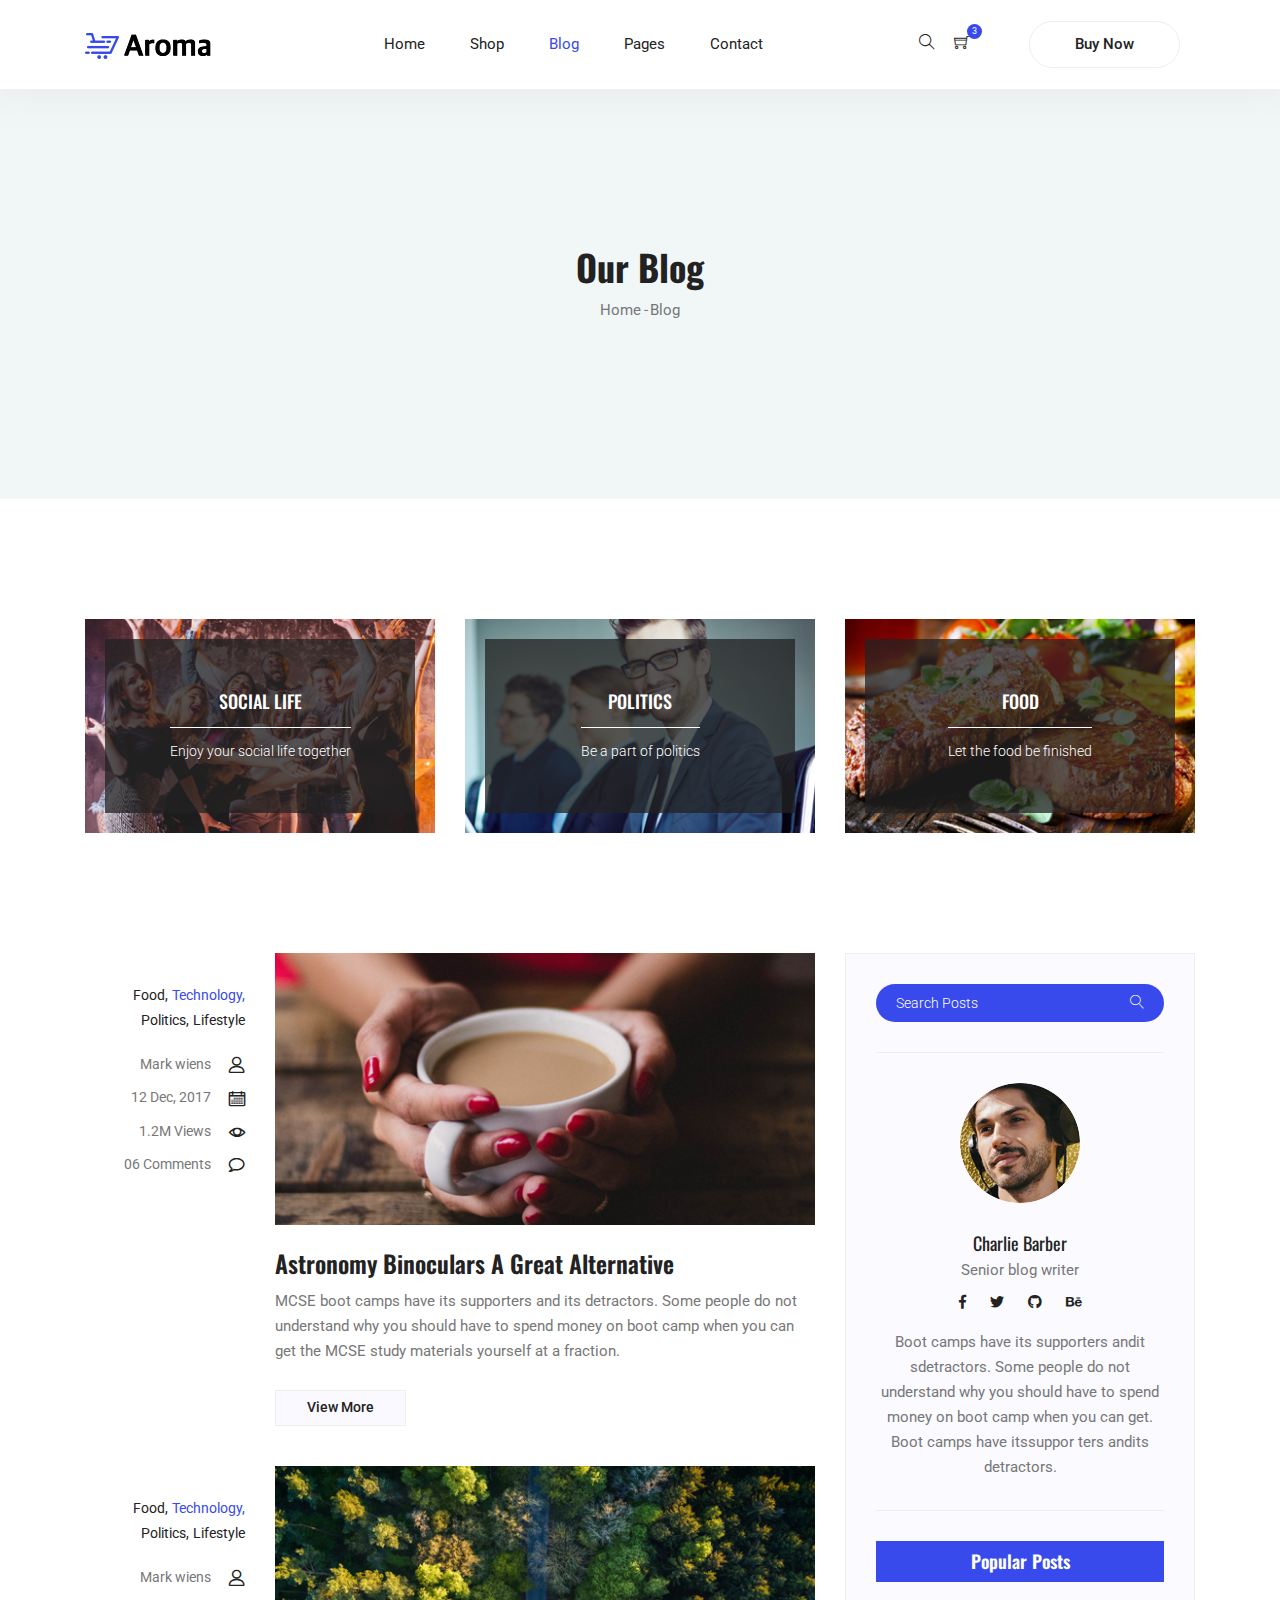
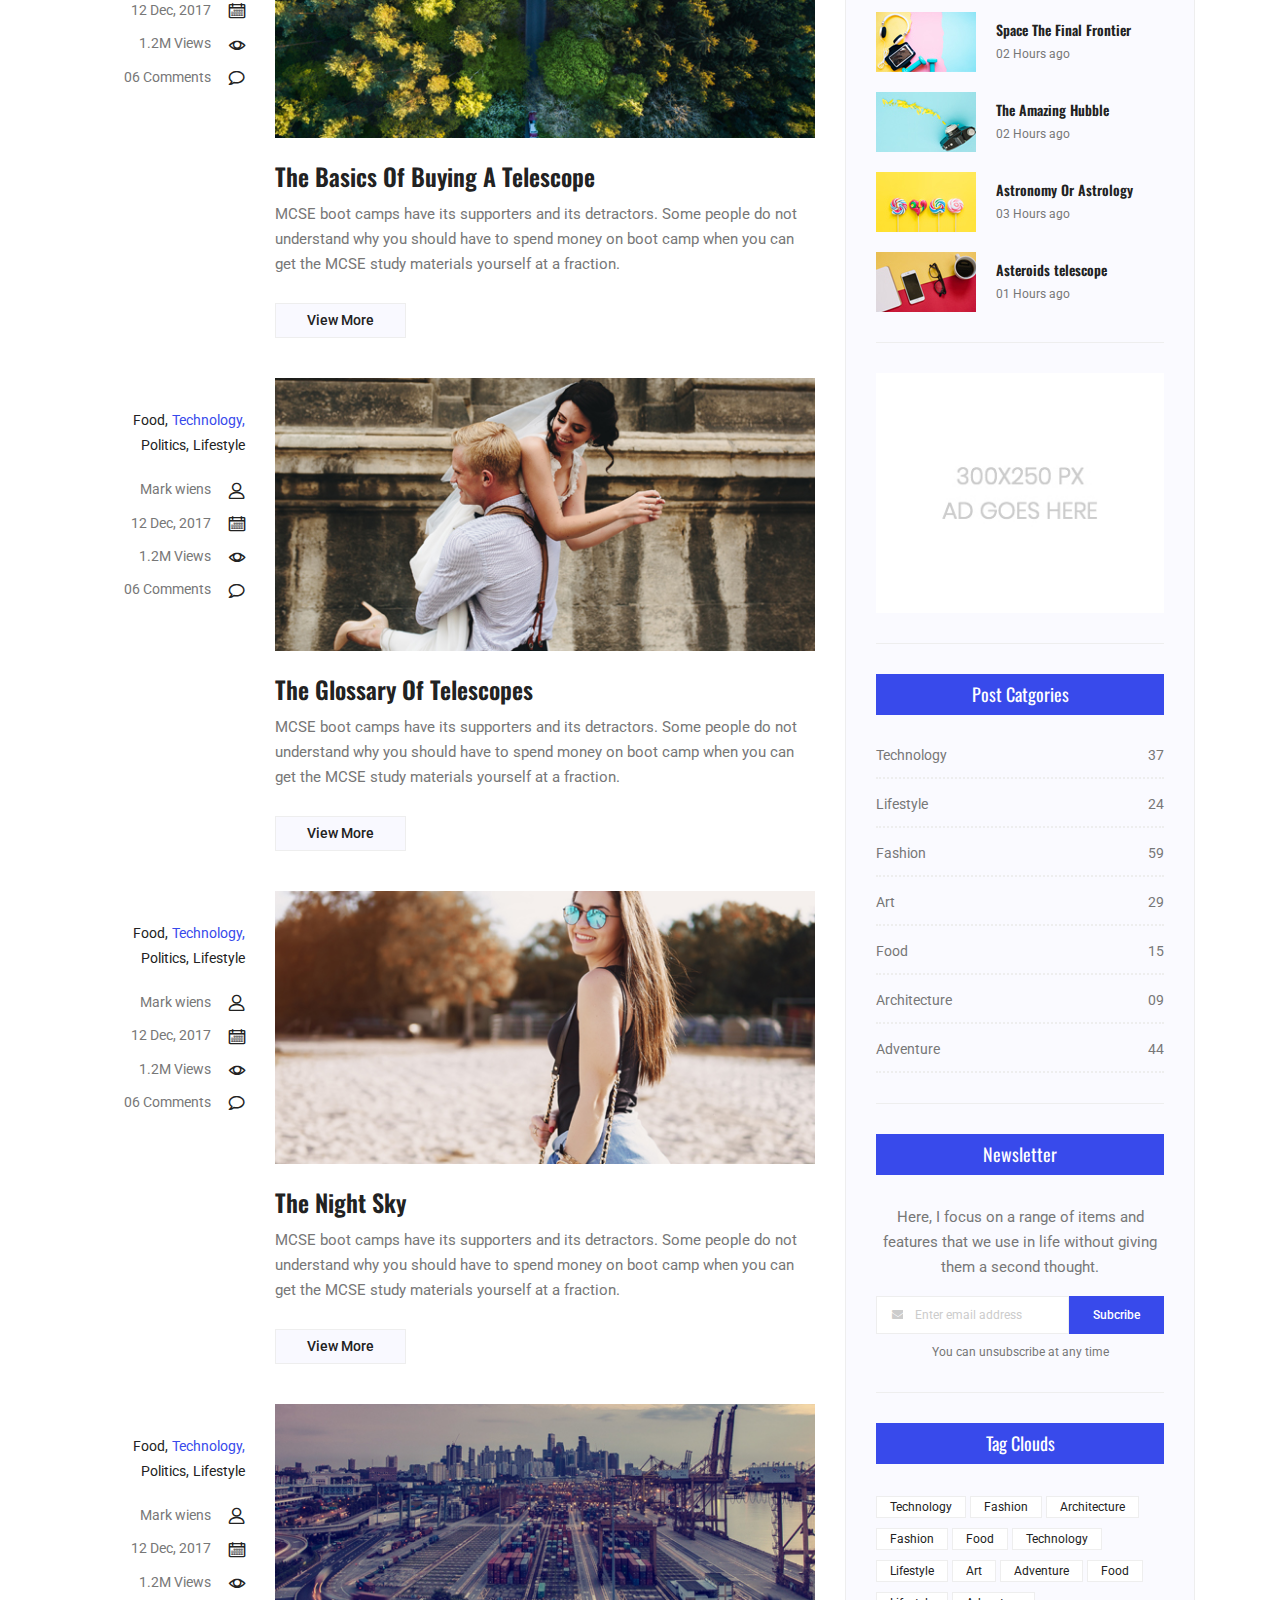
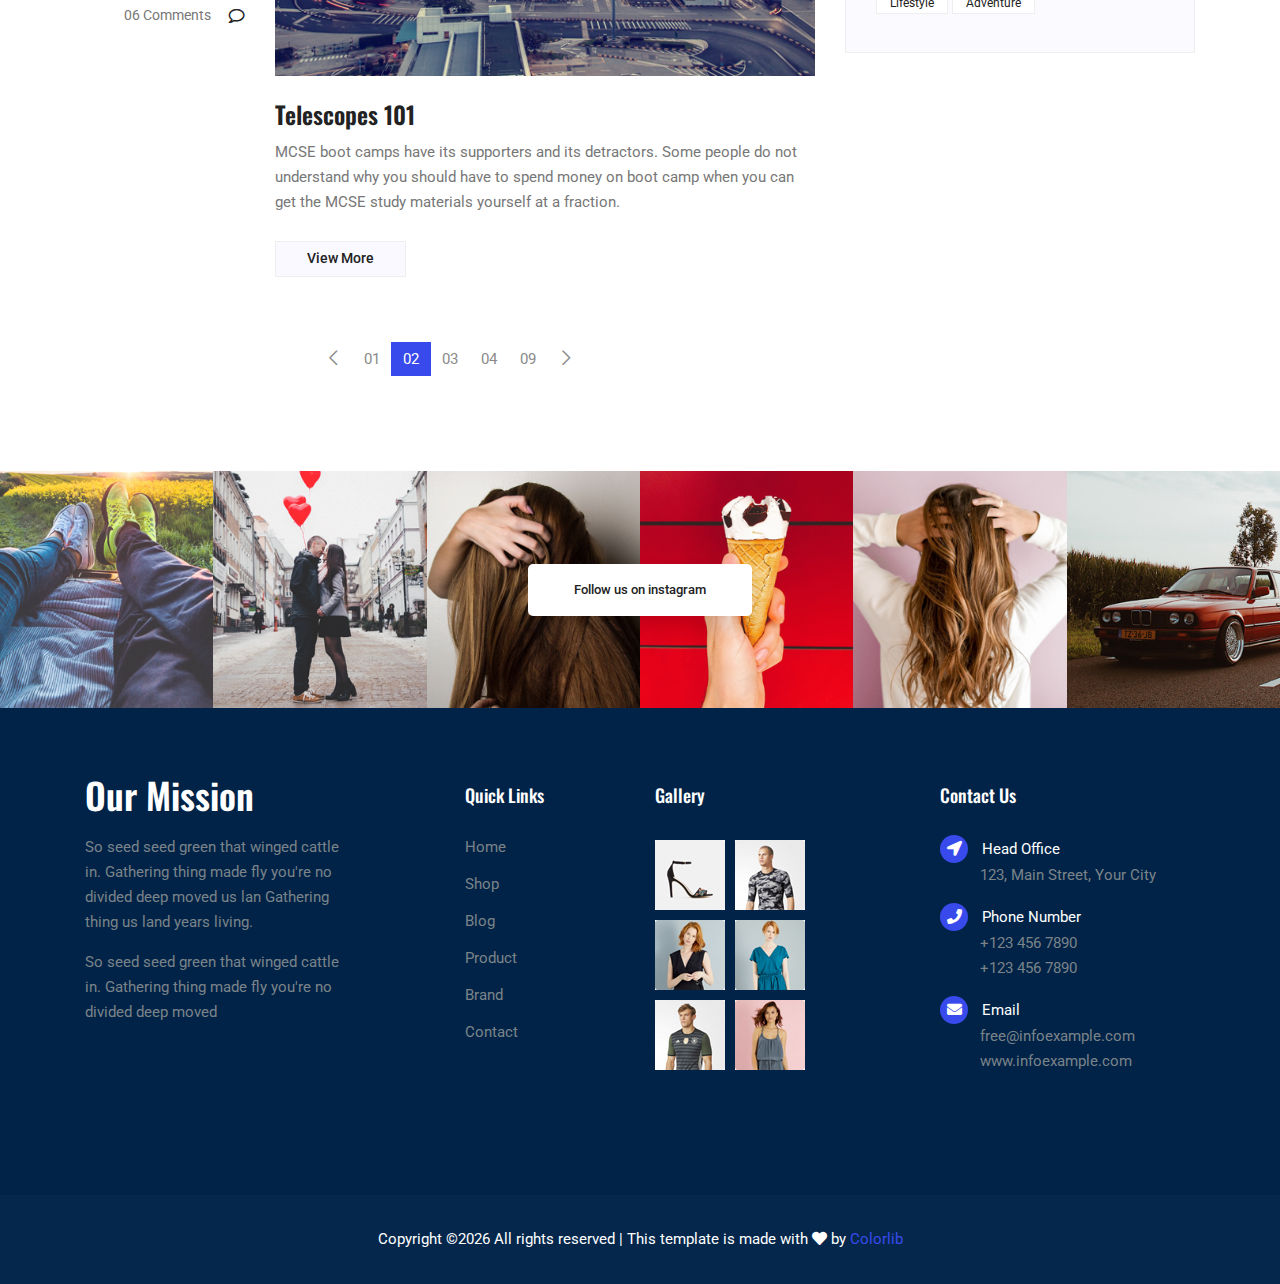
<file: aroma/blog.html>
﻿<!DOCTYPE html>
<html lang="en">
<head>
  <meta charset="UTF-8">
  <meta name="viewport" content="width=device-width, initial-scale=1.0">
  <meta http-equiv="X-UA-Compatible" content="ie=edge">
  <title>Aroma Shop - Blog</title>
	<link rel="icon" href="img/Fevicon.png" type="image/png">
  <link rel="stylesheet" href="vendors/bootstrap/bootstrap.min.css">
  <link rel="stylesheet" href="vendors/fontawesome/css/all.min.css">
	<link rel="stylesheet" href="vendors/themify-icons/themify-icons.css">
    <link rel="stylesheet" href="vendors/linericon/style.css">
  <link rel="stylesheet" href="vendors/owl-carousel/owl.theme.default.min.css">
  <link rel="stylesheet" href="vendors/owl-carousel/owl.carousel.min.css">

  <link rel="stylesheet" href="css/style.css">
</head>
<body>
  <!--================ Start Header Menu Area =================-->
	<header class="header_area">
    <div class="main_menu">
      <nav class="navbar navbar-expand-lg navbar-light">
        <div class="container">
          <a class="navbar-brand logo_h" href="index.html"><img src="img/logo.png" alt=""></a>
          <button class="navbar-toggler" type="button" data-toggle="collapse" data-target="#navbarSupportedContent"
            aria-controls="navbarSupportedContent" aria-expanded="false" aria-label="Toggle navigation">
            <span class="icon-bar"></span>
            <span class="icon-bar"></span>
            <span class="icon-bar"></span>
          </button>
          <div class="collapse navbar-collapse offset" id="navbarSupportedContent">
            <ul class="nav navbar-nav menu_nav ml-auto mr-auto">
              <li class="nav-item"><a class="nav-link" href="index.html">Home</a></li>
              <li class="nav-item submenu dropdown">
                <a href="#" class="nav-link dropdown-toggle" data-toggle="dropdown" role="button" aria-haspopup="true"
                  aria-expanded="false">Shop</a>
                <ul class="dropdown-menu">
                  <li class="nav-item"><a class="nav-link" href="category.html">Shop Category</a></li>
                  <li class="nav-item"><a class="nav-link" href="single-product.html">Product Details</a></li>
                  <li class="nav-item"><a class="nav-link" href="checkout.html">Product Checkout</a></li>
                  <li class="nav-item"><a class="nav-link" href="confirmation.html">Confirmation</a></li>
                  <li class="nav-item"><a class="nav-link" href="cart.html">Shopping Cart</a></li>
                </ul>
							</li>
              <li class="nav-item active submenu dropdown">
                <a href="#" class="nav-link dropdown-toggle" data-toggle="dropdown" role="button" aria-haspopup="true"
                  aria-expanded="false">Blog</a>
                <ul class="dropdown-menu">
                  <li class="nav-item active"><a class="nav-link" href="blog.html">Blog Single</a></li>
                  <li class="nav-item"><a class="nav-link" href="single-blog.html">Blog Details</a></li>
                </ul>
							</li>
							<li class="nav-item submenu dropdown">
                <a href="#" class="nav-link dropdown-toggle" data-toggle="dropdown" role="button" aria-haspopup="true"
                  aria-expanded="false">Pages</a>
                <ul class="dropdown-menu">
                  <li class="nav-item"><a class="nav-link" href="login.html">Login</a></li>
                  <li class="nav-item"><a class="nav-link" href="register.html">Register</a></li>
                  <li class="nav-item"><a class="nav-link" href="tracking-order.html">Tracking</a></li>
                </ul>
              </li>
              <li class="nav-item"><a class="nav-link" href="contact.html">Contact</a></li>
            </ul>

            <ul class="nav-shop">
              <li class="nav-item"><button><i class="ti-search"></i></button></li>
              <li class="nav-item"><button><i class="ti-shopping-cart"></i><span class="nav-shop__circle">3</span></button> </li>
              <li class="nav-item"><a class="button button-header" href="#">Buy Now</a></li>
            </ul>
          </div>
        </div>
      </nav>
    </div>
  </header>
	<!--================ End Header Menu Area =================-->


  <!-- ================ start banner area ================= -->	
  <section class="blog-banner-area" id="blog">
    <div class="container h-100">
      <div class="blog-banner">
        <div class="text-center">
          <h1>Our Blog</h1>
          <nav aria-label="breadcrumb" class="banner-breadcrumb">
            <ol class="breadcrumb">
              <li class="breadcrumb-item"><a href="#">Home</a></li>
              <li class="breadcrumb-item active" aria-current="page">Blog</li>
            </ol>
          </nav>
        </div>
      </div>
    </div>
  </section>
  <!-- ================ end banner area ================= -->


  <!--================Blog Categorie Area =================-->
  <section class="blog_categorie_area">
    <div class="container">
      <div class="row">
        <div class="col-sm-6 col-lg-4 mb-4 mb-lg-0">
            <div class="categories_post">
                <img class="card-img rounded-0" src="img/blog/cat-post/cat-post-3.jpg" alt="post">
                <div class="categories_details">
                    <div class="categories_text">
                        <a href="single-blog.html">
                            <h5>Social Life</h5>
                        </a>
                        <div class="border_line"></div>
                        <p>Enjoy your social life together</p>
                    </div>
                </div>
            </div>
        </div>
        <div class="col-sm-6 col-lg-4 mb-4 mb-lg-0">
          <div class="categories_post">
            <img class="card-img rounded-0" src="img/blog/cat-post/cat-post-2.jpg" alt="post">
            <div class="categories_details">
              <div class="categories_text">
                <a href="single-blog.html">
                    <h5>Politics</h5>
                </a>
                <div class="border_line"></div>
                <p>Be a part of politics</p>
              </div>
            </div>
          </div>
        </div>
        <div class="col-sm-6 col-lg-4 mb-4 mb-lg-0">
            <div class="categories_post">
                <img class="card-img rounded-0" src="img/blog/cat-post/cat-post-1.jpg" alt="post">
                <div class="categories_details">
                    <div class="categories_text">
                        <a href="single-blog.html">
                            <h5>Food</h5>
                        </a>
                        <div class="border_line"></div>
                        <p>Let the food be finished</p>
                    </div>
                </div>
            </div>
        </div>
      </div>
    </div>
  </section>
  <!--================Blog Categorie Area =================-->

  <!--================Blog Area =================-->
  <section class="blog_area">
      <div class="container">
          <div class="row">
              <div class="col-lg-8">
                  <div class="blog_left_sidebar">
                      <article class="row blog_item">
                          <div class="col-md-3">
                              <div class="blog_info text-right">
                                  <div class="post_tag">
                                      <a href="#">Food,</a>
                                      <a class="active" href="#">Technology,</a>
                                      <a href="#">Politics,</a>
                                      <a href="#">Lifestyle</a>
                                  </div>
                                  <ul class="blog_meta list">
                                      <li>
                                          <a href="#">Mark wiens
                                              <i class="lnr lnr-user"></i>
                                          </a>
                                      </li>
                                      <li>
                                          <a href="#">12 Dec, 2017
                                              <i class="lnr lnr-calendar-full"></i>
                                          </a>
                                      </li>
                                      <li>
                                          <a href="#">1.2M Views
                                              <i class="lnr lnr-eye"></i>
                                          </a>
                                      </li>
                                      <li>
                                          <a href="#">06 Comments
                                              <i class="lnr lnr-bubble"></i>
                                          </a>
                                      </li>
                                  </ul>
                              </div>
                          </div>
                          <div class="col-md-9">
                              <div class="blog_post">
                                  <img src="img/blog/main-blog/m-blog-1.jpg" alt="">
                                  <div class="blog_details">
                                      <a href="single-blog.html">
                                          <h2>Astronomy Binoculars A Great Alternative</h2>
                                      </a>
                                      <p>MCSE boot camps have its supporters and its detractors. Some people do not understand
                                          why you should have to spend money on boot camp when you can get the MCSE study
                                          materials yourself at a fraction.</p>
                                      <a class="button button-blog" href="single-blog.html">View More</a>
                                  </div>
                              </div>
                          </div>
                      </article>
                      <article class="row blog_item">
                          <div class="col-md-3">
                              <div class="blog_info text-right">
                                  <div class="post_tag">
                                      <a href="#">Food,</a>
                                      <a class="active" href="#">Technology,</a>
                                      <a href="#">Politics,</a>
                                      <a href="#">Lifestyle</a>
                                  </div>
                                  <ul class="blog_meta list">
                                      <li>
                                          <a href="#">Mark wiens
                                              <i class="lnr lnr-user"></i>
                                          </a>
                                      </li>
                                      <li>
                                          <a href="#">12 Dec, 2017
                                              <i class="lnr lnr-calendar-full"></i>
                                          </a>
                                      </li>
                                      <li>
                                          <a href="#">1.2M Views
                                              <i class="lnr lnr-eye"></i>
                                          </a>
                                      </li>
                                      <li>
                                          <a href="#">06 Comments
                                              <i class="lnr lnr-bubble"></i>
                                          </a>
                                      </li>
                                  </ul>
                              </div>
                          </div>
                          <div class="col-md-9">
                              <div class="blog_post">
                                  <img src="img/blog/main-blog/m-blog-2.jpg" alt="">
                                  <div class="blog_details">
                                      <a href="single-blog.html">
                                          <h2>The Basics Of Buying A Telescope</h2>
                                      </a>
                                      <p>MCSE boot camps have its supporters and its detractors. Some people do not understand
                                          why you should have to spend money on boot camp when you can get the MCSE study
                                          materials yourself at a fraction.</p>
                                      <a href="single-blog.html" class="button button-blog">View More</a>
                                  </div>
                              </div>
                          </div>
                      </article>
                      <article class="row blog_item">
                          <div class="col-md-3">
                              <div class="blog_info text-right">
                                  <div class="post_tag">
                                      <a href="#">Food,</a>
                                      <a class="active" href="#">Technology,</a>
                                      <a href="#">Politics,</a>
                                      <a href="#">Lifestyle</a>
                                  </div>
                                  <ul class="blog_meta list">
                                      <li>
                                          <a href="#">Mark wiens
                                              <i class="lnr lnr-user"></i>
                                          </a>
                                      </li>
                                      <li>
                                          <a href="#">12 Dec, 2017
                                              <i class="lnr lnr-calendar-full"></i>
                                          </a>
                                      </li>
                                      <li>
                                          <a href="#">1.2M Views
                                              <i class="lnr lnr-eye"></i>
                                          </a>
                                      </li>
                                      <li>
                                          <a href="#">06 Comments
                                              <i class="lnr lnr-bubble"></i>
                                          </a>
                                      </li>
                                  </ul>
                              </div>
                          </div>
                          <div class="col-md-9">
                              <div class="blog_post">
                                  <img src="img/blog/main-blog/m-blog-3.jpg" alt="">
                                  <div class="blog_details">
                                      <a href="single-blog.html">
                                          <h2>The Glossary Of Telescopes</h2>
                                      </a>
                                      <p>MCSE boot camps have its supporters and its detractors. Some people do not understand
                                          why you should have to spend money on boot camp when you can get the MCSE study
                                          materials yourself at a fraction.</p>
                                      <a href="single-blog.html" class="button button-blog">View More</a>
                                  </div>
                              </div>
                          </div>
                      </article>
                      <article class="row blog_item">
                          <div class="col-md-3">
                              <div class="blog_info text-right">
                                  <div class="post_tag">
                                      <a href="#">Food,</a>
                                      <a class="active" href="#">Technology,</a>
                                      <a href="#">Politics,</a>
                                      <a href="#">Lifestyle</a>
                                  </div>
                                  <ul class="blog_meta list">
                                      <li>
                                          <a href="#">Mark wiens
                                              <i class="lnr lnr-user"></i>
                                          </a>
                                      </li>
                                      <li>
                                          <a href="#">12 Dec, 2017
                                              <i class="lnr lnr-calendar-full"></i>
                                          </a>
                                      </li>
                                      <li>
                                          <a href="#">1.2M Views
                                              <i class="lnr lnr-eye"></i>
                                          </a>
                                      </li>
                                      <li>
                                          <a href="#">06 Comments
                                              <i class="lnr lnr-bubble"></i>
                                          </a>
                                      </li>
                                  </ul>
                              </div>
                          </div>
                          <div class="col-md-9">
                              <div class="blog_post">
                                  <img src="img/blog/main-blog/m-blog-4.jpg" alt="">
                                  <div class="blog_details">
                                      <a href="single-blog.html">
                                          <h2>The Night Sky</h2>
                                      </a>
                                      <p>MCSE boot camps have its supporters and its detractors. Some people do not understand
                                          why you should have to spend money on boot camp when you can get the MCSE study
                                          materials yourself at a fraction.</p>
                                      <a href="single-blog.html" class="button button-blog">View More</a>
                                  </div>
                              </div>
                          </div>
                      </article>
                      <article class="row blog_item">
                          <div class="col-md-3">
                              <div class="blog_info text-right">
                                  <div class="post_tag">
                                      <a href="#">Food,</a>
                                      <a class="active" href="#">Technology,</a>
                                      <a href="#">Politics,</a>
                                      <a href="#">Lifestyle</a>
                                  </div>
                                  <ul class="blog_meta list">
                                      <li>
                                          <a href="#">Mark wiens
                                              <i class="lnr lnr-user"></i>
                                          </a>
                                      </li>
                                      <li>
                                          <a href="#">12 Dec, 2017
                                              <i class="lnr lnr-calendar-full"></i>
                                          </a>
                                      </li>
                                      <li>
                                          <a href="#">1.2M Views
                                              <i class="lnr lnr-eye"></i>
                                          </a>
                                      </li>
                                      <li>
                                          <a href="#">06 Comments
                                              <i class="lnr lnr-bubble"></i>
                                          </a>
                                      </li>
                                  </ul>
                              </div>
                          </div>
                          <div class="col-md-9">
                              <div class="blog_post">
                                  <img src="img/blog/main-blog/m-blog-5.jpg" alt="">
                                  <div class="blog_details">
                                      <a href="single-blog.html">
                                          <h2>Telescopes 101</h2>
                                      </a>
                                      <p>MCSE boot camps have its supporters and its detractors. Some people do not understand
                                          why you should have to spend money on boot camp when you can get the MCSE study
                                          materials yourself at a fraction.</p>
                                      <a href="single-blog.html" class="button button-blog">View More</a>
                                  </div>
                              </div>
                          </div>
                      </article>
                      <nav class="blog-pagination justify-content-center d-flex">
                          <ul class="pagination">
                              <li class="page-item">
                                  <a href="#" class="page-link" aria-label="Previous">
                                      <span aria-hidden="true">
                                          <span class="lnr lnr-chevron-left"></span>
                                      </span>
                                  </a>
                              </li>
                              <li class="page-item">
                                  <a href="#" class="page-link">01</a>
                              </li>
                              <li class="page-item active">
                                  <a href="#" class="page-link">02</a>
                              </li>
                              <li class="page-item">
                                  <a href="#" class="page-link">03</a>
                              </li>
                              <li class="page-item">
                                  <a href="#" class="page-link">04</a>
                              </li>
                              <li class="page-item">
                                  <a href="#" class="page-link">09</a>
                              </li>
                              <li class="page-item">
                                  <a href="#" class="page-link" aria-label="Next">
                                      <span aria-hidden="true">
                                          <span class="lnr lnr-chevron-right"></span>
                                      </span>
                                  </a>
                              </li>
                          </ul>
                      </nav>
                  </div>
              </div>
              <div class="col-lg-4">
                  <div class="blog_right_sidebar">
                      <aside class="single_sidebar_widget search_widget">
                          <div class="input-group">
                              <input type="text" class="form-control" placeholder="Search Posts">
                              <span class="input-group-btn">
                                  <button class="btn btn-default" type="button">
                                      <i class="lnr lnr-magnifier"></i>
                                  </button>
                              </span>
                          </div>
                          <!-- /input-group -->
                          <div class="br"></div>
                      </aside>
                      <aside class="single_sidebar_widget author_widget">
                          <img class="author_img rounded-circle" src="img/blog/author.png" alt="">
                          <h4>Charlie Barber</h4>
                          <p>Senior blog writer</p>
                          <div class="social_icon">
                              <a href="#">
                                  <i class="fab fa-facebook-f"></i>
                              </a>
                              <a href="#">
                                  <i class="fab fa-twitter"></i>
                              </a>
                              <a href="#">
                                  <i class="fab fa-github"></i>
                              </a>
                              <a href="#">
                                <i class="fab fa-behance"></i>
                              </a>
                          </div>
                          <p>Boot camps have its supporters andit sdetractors. Some people do not understand why you should
                              have to spend money on boot camp when you can get. Boot camps have itssuppor ters andits
                              detractors.
                          </p>
                          <div class="br"></div>
                      </aside>
                      <aside class="single_sidebar_widget popular_post_widget">
                          <h3 class="widget_title">Popular Posts</h3>
                          <div class="media post_item">
                              <img src="img/blog/popular-post/post1.jpg" alt="post">
                              <div class="media-body">
                                  <a href="single-blog.html">
                                      <h3>Space The Final Frontier</h3>
                                  </a>
                                  <p>02 Hours ago</p>
                              </div>
                          </div>
                          <div class="media post_item">
                              <img src="img/blog/popular-post/post2.jpg" alt="post">
                              <div class="media-body">
                                  <a href="single-blog.html">
                                      <h3>The Amazing Hubble</h3>
                                  </a>
                                  <p>02 Hours ago</p>
                              </div>
                          </div>
                          <div class="media post_item">
                              <img src="img/blog/popular-post/post3.jpg" alt="post">
                              <div class="media-body">
                                  <a href="single-blog.html">
                                      <h3>Astronomy Or Astrology</h3>
                                  </a>
                                  <p>03 Hours ago</p>
                              </div>
                          </div>
                          <div class="media post_item">
                              <img src="img/blog/popular-post/post4.jpg" alt="post">
                              <div class="media-body">
                                  <a href="single-blog.html">
                                      <h3>Asteroids telescope</h3>
                                  </a>
                                  <p>01 Hours ago</p>
                              </div>
                          </div>
                          <div class="br"></div>
                      </aside>
                      <aside class="single_sidebar_widget ads_widget">
                          <a href="#">
                              <img class="img-fluid" src="img/blog/add.jpg" alt="">
                          </a>
                          <div class="br"></div>
                      </aside>
                      <aside class="single_sidebar_widget post_category_widget">
                          <h4 class="widget_title">Post Catgories</h4>
                          <ul class="list cat-list">
                              <li>
                                  <a href="#" class="d-flex justify-content-between">
                                      <p>Technology</p>
                                      <p>37</p>
                                  </a>
                              </li>
                              <li>
                                  <a href="#" class="d-flex justify-content-between">
                                      <p>Lifestyle</p>
                                      <p>24</p>
                                  </a>
                              </li>
                              <li>
                                  <a href="#" class="d-flex justify-content-between">
                                      <p>Fashion</p>
                                      <p>59</p>
                                  </a>
                              </li>
                              <li>
                                  <a href="#" class="d-flex justify-content-between">
                                      <p>Art</p>
                                      <p>29</p>
                                  </a>
                              </li>
                              <li>
                                  <a href="#" class="d-flex justify-content-between">
                                      <p>Food</p>
                                      <p>15</p>
                                  </a>
                              </li>
                              <li>
                                  <a href="#" class="d-flex justify-content-between">
                                      <p>Architecture</p>
                                      <p>09</p>
                                  </a>
                              </li>
                              <li>
                                  <a href="#" class="d-flex justify-content-between">
                                      <p>Adventure</p>
                                      <p>44</p>
                                  </a>
                              </li>
                          </ul>
                          <div class="br"></div>
                      </aside>
                      <aside class="single-sidebar-widget newsletter_widget">
                          <h4 class="widget_title">Newsletter</h4>
                          <p>
                              Here, I focus on a range of items and features that we use in life without giving them a second thought.
                          </p>
                          <div class="form-group d-flex flex-row">
                              <div class="input-group">
                                  <div class="input-group-prepend">
                                      <div class="input-group-text">
                                          <i class="fa fa-envelope" aria-hidden="true"></i>
                                      </div>
                                  </div>
                                  <input type="text" class="form-control" id="inlineFormInputGroup" placeholder="Enter email address" onfocus="this.placeholder = ''"
                                      onblur="this.placeholder = 'Enter email'">
                              </div>
                              <a href="#" class="bbtns">Subcribe</a>
                          </div>
                          <p class="text-bottom">You can unsubscribe at any time</p>
                          <div class="br"></div>
                      </aside>
                      <aside class="single-sidebar-widget tag_cloud_widget">
                          <h4 class="widget_title">Tag Clouds</h4>
                          <ul class="list">
                              <li>
                                  <a href="#">Technology</a>
                              </li>
                              <li>
                                  <a href="#">Fashion</a>
                              </li>
                              <li>
                                  <a href="#">Architecture</a>
                              </li>
                              <li>
                                  <a href="#">Fashion</a>
                              </li>
                              <li>
                                  <a href="#">Food</a>
                              </li>
                              <li>
                                  <a href="#">Technology</a>
                              </li>
                              <li>
                                  <a href="#">Lifestyle</a>
                              </li>
                              <li>
                                  <a href="#">Art</a>
                              </li>
                              <li>
                                  <a href="#">Adventure</a>
                              </li>
                              <li>
                                  <a href="#">Food</a>
                              </li>
                              <li>
                                  <a href="#">Lifestyle</a>
                              </li>
                              <li>
                                  <a href="#">Adventure</a>
                              </li>
                          </ul>
                      </aside>
                  </div>
              </div>
          </div>
      </div>
  </section>
  <!--================Blog Area =================-->

  <!--================Instagram Area =================-->
  <section class="instagram_area">
    <div class="container box_1620">
      <div class="insta_btn">
        <a class="btn theme_btn" href="#">Follow us on instagram</a>
      </div>
      <div class="instagram_image row m0">
        <a href="#"><img src="img/instagram/ins-1.jpg" alt=""></a>
        <a href="#"><img src="img/instagram/ins-2.jpg" alt=""></a>
        <a href="#"><img src="img/instagram/ins-3.jpg" alt=""></a>
        <a href="#"><img src="img/instagram/ins-4.jpg" alt=""></a>
        <a href="#"><img src="img/instagram/ins-5.jpg" alt=""></a>
        <a href="#"><img src="img/instagram/ins-6.jpg" alt=""></a>
      </div>
    </div>
  </section>
  <!--================End Instagram Area =================-->
  

  <!--================ Start footer Area  =================-->	
	<footer>
		<div class="footer-area">
			<div class="container">
				<div class="row section_gap">
					<div class="col-lg-3 col-md-6 col-sm-6">
						<div class="single-footer-widget tp_widgets">
							<h4 class="footer_title large_title">Our Mission</h4>
							<p>
								So seed seed green that winged cattle in. Gathering thing made fly you're no 
								divided deep moved us lan Gathering thing us land years living.
							</p>
							<p>
								So seed seed green that winged cattle in. Gathering thing made fly you're no divided deep moved 
							</p>
						</div>
					</div>
					<div class="offset-lg-1 col-lg-2 col-md-6 col-sm-6">
						<div class="single-footer-widget tp_widgets">
							<h4 class="footer_title">Quick Links</h4>
							<ul class="list">
								<li><a href="#">Home</a></li>
								<li><a href="#">Shop</a></li>
								<li><a href="#">Blog</a></li>
								<li><a href="#">Product</a></li>
								<li><a href="#">Brand</a></li>
								<li><a href="#">Contact</a></li>
							</ul>
						</div>
					</div>
					<div class="col-lg-2 col-md-6 col-sm-6">
						<div class="single-footer-widget instafeed">
							<h4 class="footer_title">Gallery</h4>
							<ul class="list instafeed d-flex flex-wrap">
								<li><img src="img/gallery/r1.jpg" alt=""></li>
								<li><img src="img/gallery/r2.jpg" alt=""></li>
								<li><img src="img/gallery/r3.jpg" alt=""></li>
								<li><img src="img/gallery/r5.jpg" alt=""></li>
								<li><img src="img/gallery/r7.jpg" alt=""></li>
								<li><img src="img/gallery/r8.jpg" alt=""></li>
							</ul>
						</div>
					</div>
					<div class="offset-lg-1 col-lg-3 col-md-6 col-sm-6">
						<div class="single-footer-widget tp_widgets">
							<h4 class="footer_title">Contact Us</h4>
							<div class="ml-40">
								<p class="sm-head">
									<span class="fa fa-location-arrow"></span>
									Head Office
								</p>
								<p>123, Main Street, Your City</p>
	
								<p class="sm-head">
									<span class="fa fa-phone"></span>
									Phone Number
								</p>
								<p>
									+123 456 7890 <br>
									+123 456 7890
								</p>
	
								<p class="sm-head">
									<span class="fa fa-envelope"></span>
									Email
								</p>
								<p>
									free@infoexample.com <br>
									www.infoexample.com
								</p>
							</div>
						</div>
					</div>
				</div>
			</div>
		</div>

		<div class="footer-bottom">
			<div class="container">
				<div class="row d-flex">
					<p class="col-lg-12 footer-text text-center">
						<!-- Link back to Colorlib can't be removed. Template is licensed under CC BY 3.0. -->
Copyright &copy;<script>document.write(new Date().getFullYear());</script> All rights reserved | This template is made with <i class="fa fa-heart" aria-hidden="true"></i> by <a href="https://colorlib.com" target="_blank">Colorlib</a>
<!-- Link back to Colorlib can't be removed. Template is licensed under CC BY 3.0. --></p>
				</div>
			</div>
		</div>
	</footer>
	<!--================ End footer Area  =================-->



  <script src="vendors/jquery/jquery-3.2.1.min.js"></script>
  <script src="vendors/bootstrap/bootstrap.bundle.min.js"></script>
  <script src="vendors/skrollr.min.js"></script>
  <script src="vendors/owl-carousel/owl.carousel.min.js"></script>
  <script src="vendors/nice-select/jquery.nice-select.min.js"></script>
  <script src="vendors/jquery.ajaxchimp.min.js"></script>
  <script src="vendors/mail-script.js"></script>
  <script src="js/main.js"></script>
</body>
</html>
</file>
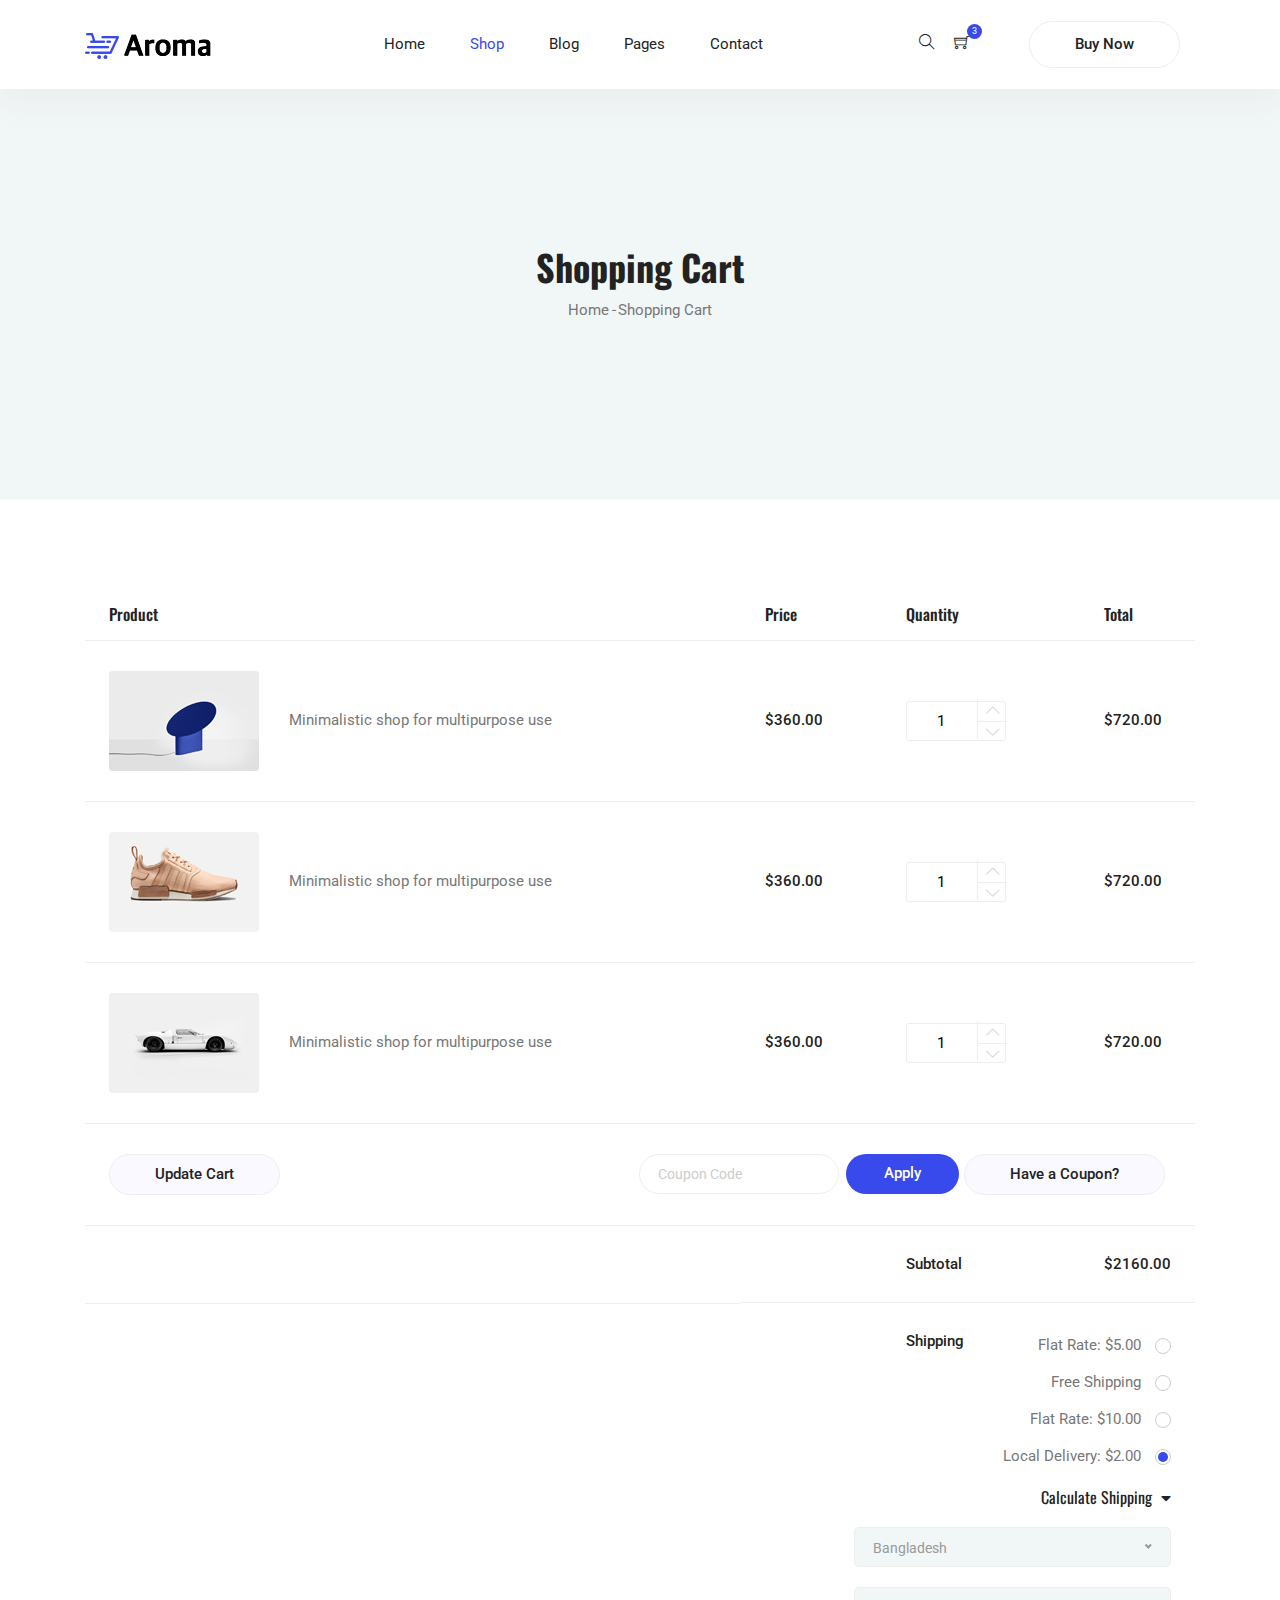
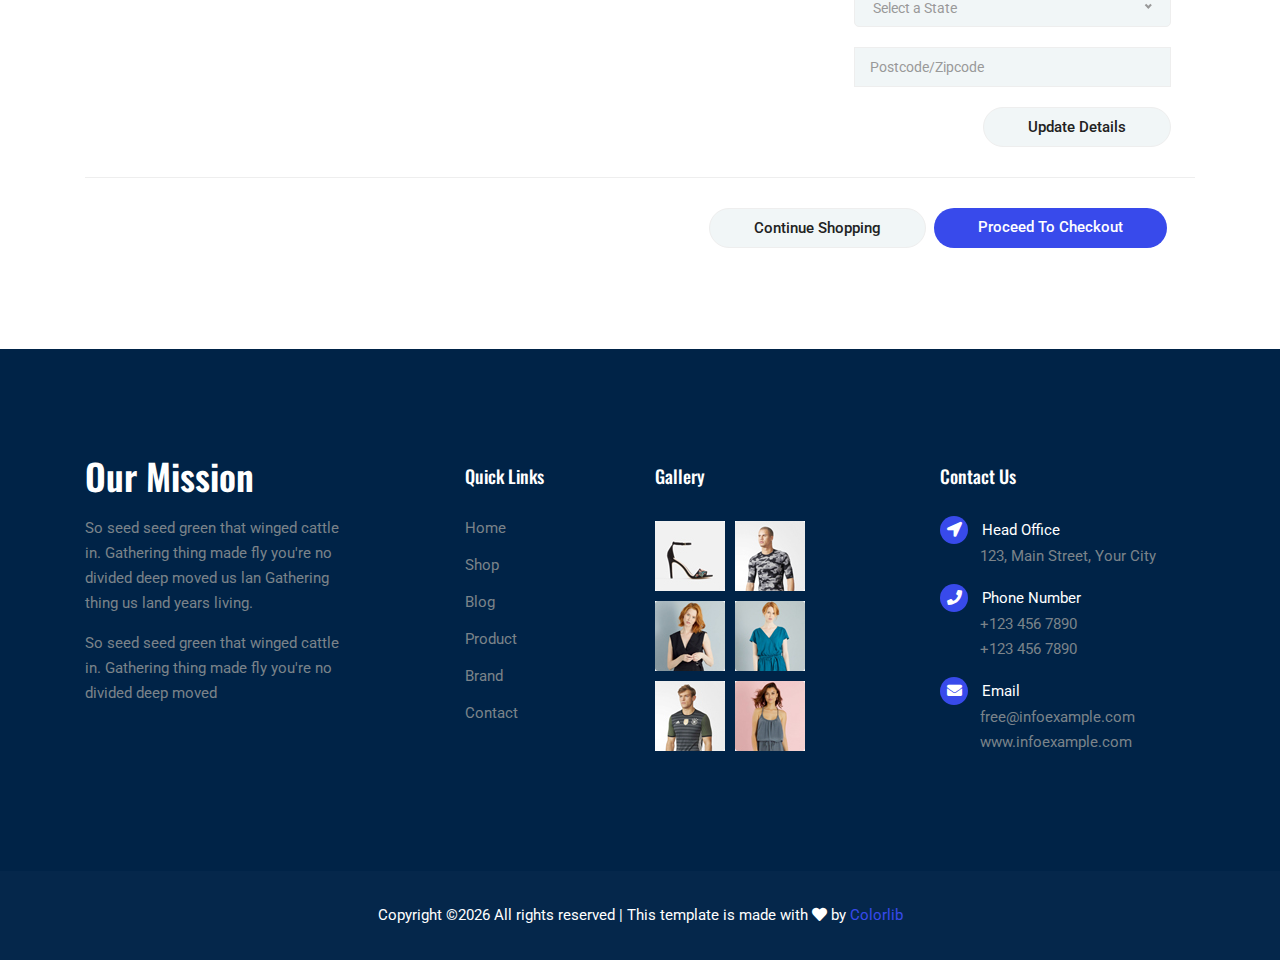
<file: aroma/cart.html>
<!DOCTYPE html>
<html lang="en">
<head>
  <meta charset="UTF-8">
  <meta name="viewport" content="width=device-width, initial-scale=1.0">
  <meta http-equiv="X-UA-Compatible" content="ie=edge">
  <title>Aroma Shop - Cart</title>
	<link rel="icon" href="img/Fevicon.png" type="image/png">
  <link rel="stylesheet" href="vendors/bootstrap/bootstrap.min.css">
  <link rel="stylesheet" href="vendors/fontawesome/css/all.min.css">
	<link rel="stylesheet" href="vendors/themify-icons/themify-icons.css">
	<link rel="stylesheet" href="vendors/linericon/style.css">
  <link rel="stylesheet" href="vendors/owl-carousel/owl.theme.default.min.css">
  <link rel="stylesheet" href="vendors/owl-carousel/owl.carousel.min.css">
  <link rel="stylesheet" href="vendors/nice-select/nice-select.css">
  <link rel="stylesheet" href="vendors/nouislider/nouislider.min.css">

  <link rel="stylesheet" href="css/style.css">
</head>
<body>
  <!--================ Start Header Menu Area =================-->
	<header class="header_area">
    <div class="main_menu">
      <nav class="navbar navbar-expand-lg navbar-light">
        <div class="container">
          <a class="navbar-brand logo_h" href="index.html"><img src="img/logo.png" alt=""></a>
          <button class="navbar-toggler" type="button" data-toggle="collapse" data-target="#navbarSupportedContent"
            aria-controls="navbarSupportedContent" aria-expanded="false" aria-label="Toggle navigation">
            <span class="icon-bar"></span>
            <span class="icon-bar"></span>
            <span class="icon-bar"></span>
          </button>
          <div class="collapse navbar-collapse offset" id="navbarSupportedContent">
            <ul class="nav navbar-nav menu_nav ml-auto mr-auto">
              <li class="nav-item"><a class="nav-link" href="index.html">Home</a></li>
              <li class="nav-item active submenu dropdown">
                <a href="#" class="nav-link dropdown-toggle" data-toggle="dropdown" role="button" aria-haspopup="true"
                  aria-expanded="false">Shop</a>
                <ul class="dropdown-menu">
                  <li class="nav-item"><a class="nav-link" href="category.html">Shop Category</a></li>
                  <li class="nav-item"><a class="nav-link" href="single-product.html">Product Details</a></li>
                  <li class="nav-item"><a class="nav-link" href="checkout.html">Product Checkout</a></li>
                  <li class="nav-item"><a class="nav-link" href="confirmation.html">Confirmation</a></li>
                  <li class="nav-item"><a class="nav-link" href="cart.html">Shopping Cart</a></li>
                </ul>
							</li>
              <li class="nav-item submenu dropdown">
                <a href="#" class="nav-link dropdown-toggle" data-toggle="dropdown" role="button" aria-haspopup="true"
                  aria-expanded="false">Blog</a>
                <ul class="dropdown-menu">
                  <li class="nav-item"><a class="nav-link" href="blog.html">Blog</a></li>
                  <li class="nav-item"><a class="nav-link" href="register.html">Register</a></li>
                  <li class="nav-item"><a class="nav-link" href="single-blog.html">Blog Details</a></li>
                </ul>
							</li>
							<li class="nav-item submenu dropdown">
                <a href="#" class="nav-link dropdown-toggle" data-toggle="dropdown" role="button" aria-haspopup="true"
                  aria-expanded="false">Pages</a>
                <ul class="dropdown-menu">
                  <li class="nav-item"><a class="nav-link" href="login.html">Login</a></li>
                  <li class="nav-item"><a class="nav-link" href="tracking-order.html">Tracking</a></li>
                </ul>
              </li>
              <li class="nav-item"><a class="nav-link" href="contact.html">Contact</a></li>
            </ul>

            <ul class="nav-shop">
              <li class="nav-item"><button><i class="ti-search"></i></button></li>
              <li class="nav-item"><button><i class="ti-shopping-cart"></i><span class="nav-shop__circle">3</span></button> </li>
              <li class="nav-item"><a class="button button-header" href="#">Buy Now</a></li>
            </ul>
          </div>
        </div>
      </nav>
    </div>
  </header>
	<!--================ End Header Menu Area =================-->

	<!-- ================ start banner area ================= -->	
	<section class="blog-banner-area" id="category">
		<div class="container h-100">
			<div class="blog-banner">
				<div class="text-center">
					<h1>Shopping Cart</h1>
					<nav aria-label="breadcrumb" class="banner-breadcrumb">
            <ol class="breadcrumb">
              <li class="breadcrumb-item"><a href="#">Home</a></li>
              <li class="breadcrumb-item active" aria-current="page">Shopping Cart</li>
            </ol>
          </nav>
				</div>
			</div>
    </div>
	</section>
	<!-- ================ end banner area ================= -->
  
  

  <!--================Cart Area =================-->
  <section class="cart_area">
      <div class="container">
          <div class="cart_inner">
              <div class="table-responsive">
                  <table class="table">
                      <thead>
                          <tr>
                              <th scope="col">Product</th>
                              <th scope="col">Price</th>
                              <th scope="col">Quantity</th>
                              <th scope="col">Total</th>
                          </tr>
                      </thead>
                      <tbody>
                          <tr>
                              <td>
                                  <div class="media">
                                      <div class="d-flex">
                                          <img src="img/cart/cart1.png" alt="">
                                      </div>
                                      <div class="media-body">
                                          <p>Minimalistic shop for multipurpose use</p>
                                      </div>
                                  </div>
                              </td>
                              <td>
                                  <h5>$360.00</h5>
                              </td>
                              <td>
                                  <div class="product_count">
                                      <input type="text" name="qty" id="sst" maxlength="12" value="1" title="Quantity:"
                                          class="input-text qty">
                                      <button onclick="var result = document.getElementById('sst'); var sst = result.value; if( !isNaN( sst )) result.value++;return false;"
                                          class="increase items-count" type="button"><i class="lnr lnr-chevron-up"></i></button>
                                      <button onclick="var result = document.getElementById('sst'); var sst = result.value; if( !isNaN( sst ) &amp;&amp; sst > 0 ) result.value--;return false;"
                                          class="reduced items-count" type="button"><i class="lnr lnr-chevron-down"></i></button>
                                  </div>
                              </td>
                              <td>
                                  <h5>$720.00</h5>
                              </td>
                          </tr>
                          <tr>
                              <td>
                                  <div class="media">
                                      <div class="d-flex">
                                          <img src="img/cart/cart2.png" alt="">
                                      </div>
                                      <div class="media-body">
                                          <p>Minimalistic shop for multipurpose use</p>
                                      </div>
                                  </div>
                              </td>
                              <td>
                                  <h5>$360.00</h5>
                              </td>
                              <td>
                                  <div class="product_count">
                                      <input type="text" name="qty" id="sst" maxlength="12" value="1" title="Quantity:"
                                          class="input-text qty">
                                      <button onclick="var result = document.getElementById('sst'); var sst = result.value; if( !isNaN( sst )) result.value++;return false;"
                                          class="increase items-count" type="button"><i class="lnr lnr-chevron-up"></i></button>
                                      <button onclick="var result = document.getElementById('sst'); var sst = result.value; if( !isNaN( sst ) &amp;&amp; sst > 0 ) result.value--;return false;"
                                          class="reduced items-count" type="button"><i class="lnr lnr-chevron-down"></i></button>
                                  </div>
                              </td>
                              <td>
                                  <h5>$720.00</h5>
                              </td>
                          </tr>
                          <tr>
                              <td>
                                  <div class="media">
                                      <div class="d-flex">
                                          <img src="img/cart/cart3.png" alt="">
                                      </div>
                                      <div class="media-body">
                                          <p>Minimalistic shop for multipurpose use</p>
                                      </div>
                                  </div>
                              </td>
                              <td>
                                  <h5>$360.00</h5>
                              </td>
                              <td>
                                  <div class="product_count">
                                      <input type="text" name="qty" id="sst" maxlength="12" value="1" title="Quantity:"
                                          class="input-text qty">
                                      <button onclick="var result = document.getElementById('sst'); var sst = result.value; if( !isNaN( sst )) result.value++;return false;"
                                          class="increase items-count" type="button"><i class="lnr lnr-chevron-up"></i></button>
                                      <button onclick="var result = document.getElementById('sst'); var sst = result.value; if( !isNaN( sst ) &amp;&amp; sst > 0 ) result.value--;return false;"
                                          class="reduced items-count" type="button"><i class="lnr lnr-chevron-down"></i></button>
                                  </div>
                              </td>
                              <td>
                                  <h5>$720.00</h5>
                              </td>
                          </tr>
                          <tr class="bottom_button">
                              <td>
                                  <a class="button" href="#">Update Cart</a>
                              </td>
                              <td>

                              </td>
                              <td>

                              </td>
                              <td>
                                  <div class="cupon_text d-flex align-items-center">
                                      <input type="text" placeholder="Coupon Code">
                                      <a class="primary-btn" href="#">Apply</a>
                                      <a class="button" href="#">Have a Coupon?</a>
                                  </div>
                              </td>
                          </tr>
                          <tr>
                              <td>

                              </td>
                              <td>

                              </td>
                              <td>
                                  <h5>Subtotal</h5>
                              </td>
                              <td>
                                  <h5>$2160.00</h5>
                              </td>
                          </tr>
                          <tr class="shipping_area">
                              <td class="d-none d-md-block">

                              </td>
                              <td>

                              </td>
                              <td>
                                  <h5>Shipping</h5>
                              </td>
                              <td>
                                  <div class="shipping_box">
                                      <ul class="list">
                                          <li><a href="#">Flat Rate: $5.00</a></li>
                                          <li><a href="#">Free Shipping</a></li>
                                          <li><a href="#">Flat Rate: $10.00</a></li>
                                          <li class="active"><a href="#">Local Delivery: $2.00</a></li>
                                      </ul>
                                      <h6>Calculate Shipping <i class="fa fa-caret-down" aria-hidden="true"></i></h6>
                                      <select class="shipping_select">
                                          <option value="1">Bangladesh</option>
                                          <option value="2">India</option>
                                          <option value="4">Pakistan</option>
                                      </select>
                                      <select class="shipping_select">
                                          <option value="1">Select a State</option>
                                          <option value="2">Select a State</option>
                                          <option value="4">Select a State</option>
                                      </select>
                                      <input type="text" placeholder="Postcode/Zipcode">
                                      <a class="gray_btn" href="#">Update Details</a>
                                  </div>
                              </td>
                          </tr>
                          <tr class="out_button_area">
                              <td class="d-none-l">

                              </td>
                              <td class="">

                              </td>
                              <td>

                              </td>
                              <td>
                                  <div class="checkout_btn_inner d-flex align-items-center">
                                      <a class="gray_btn" href="#">Continue Shopping</a>
                                      <a class="primary-btn ml-2" href="#">Proceed to checkout</a>
                                  </div>
                              </td>
                          </tr>
                      </tbody>
                  </table>
              </div>
          </div>
      </div>
  </section>
  <!--================End Cart Area =================-->



  <!--================ Start footer Area  =================-->	
	<footer>
		<div class="footer-area footer-only">
			<div class="container">
				<div class="row section_gap">
					<div class="col-lg-3 col-md-6 col-sm-6">
						<div class="single-footer-widget tp_widgets ">
							<h4 class="footer_title large_title">Our Mission</h4>
							<p>
								So seed seed green that winged cattle in. Gathering thing made fly you're no 
								divided deep moved us lan Gathering thing us land years living.
							</p>
							<p>
								So seed seed green that winged cattle in. Gathering thing made fly you're no divided deep moved 
							</p>
						</div>
					</div>
					<div class="offset-lg-1 col-lg-2 col-md-6 col-sm-6">
						<div class="single-footer-widget tp_widgets">
							<h4 class="footer_title">Quick Links</h4>
							<ul class="list">
								<li><a href="#">Home</a></li>
								<li><a href="#">Shop</a></li>
								<li><a href="#">Blog</a></li>
								<li><a href="#">Product</a></li>
								<li><a href="#">Brand</a></li>
								<li><a href="#">Contact</a></li>
							</ul>
						</div>
					</div>
					<div class="col-lg-2 col-md-6 col-sm-6">
						<div class="single-footer-widget instafeed">
							<h4 class="footer_title">Gallery</h4>
							<ul class="list instafeed d-flex flex-wrap">
								<li><img src="img/gallery/r1.jpg" alt=""></li>
								<li><img src="img/gallery/r2.jpg" alt=""></li>
								<li><img src="img/gallery/r3.jpg" alt=""></li>
								<li><img src="img/gallery/r5.jpg" alt=""></li>
								<li><img src="img/gallery/r7.jpg" alt=""></li>
								<li><img src="img/gallery/r8.jpg" alt=""></li>
							</ul>
						</div>
					</div>
					<div class="offset-lg-1 col-lg-3 col-md-6 col-sm-6">
						<div class="single-footer-widget tp_widgets">
							<h4 class="footer_title">Contact Us</h4>
							<div class="ml-40">
								<p class="sm-head">
									<span class="fa fa-location-arrow"></span>
									Head Office
								</p>
								<p>123, Main Street, Your City</p>
	
								<p class="sm-head">
									<span class="fa fa-phone"></span>
									Phone Number
								</p>
								<p>
									+123 456 7890 <br>
									+123 456 7890
								</p>
	
								<p class="sm-head">
									<span class="fa fa-envelope"></span>
									Email
								</p>
								<p>
									free@infoexample.com <br>
									www.infoexample.com
								</p>
							</div>
						</div>
					</div>
				</div>
			</div>
		</div>

		<div class="footer-bottom">
			<div class="container">
				<div class="row d-flex">
					<p class="col-lg-12 footer-text text-center">
						<!-- Link back to Colorlib can't be removed. Template is licensed under CC BY 3.0. -->
Copyright &copy;<script>document.write(new Date().getFullYear());</script> All rights reserved | This template is made with <i class="fa fa-heart" aria-hidden="true"></i> by <a href="https://colorlib.com" target="_blank">Colorlib</a>
<!-- Link back to Colorlib can't be removed. Template is licensed under CC BY 3.0. --></p>
				</div>
			</div>
		</div>
	</footer>
	<!--================ End footer Area  =================-->



  <script src="vendors/jquery/jquery-3.2.1.min.js"></script>
  <script src="vendors/bootstrap/bootstrap.bundle.min.js"></script>
  <script src="vendors/skrollr.min.js"></script>
  <script src="vendors/owl-carousel/owl.carousel.min.js"></script>
  <script src="vendors/nice-select/jquery.nice-select.min.js"></script>
  <script src="vendors/jquery.ajaxchimp.min.js"></script>
  <script src="vendors/mail-script.js"></script>
  <script src="js/main.js"></script>
</body>
</html>
</file>
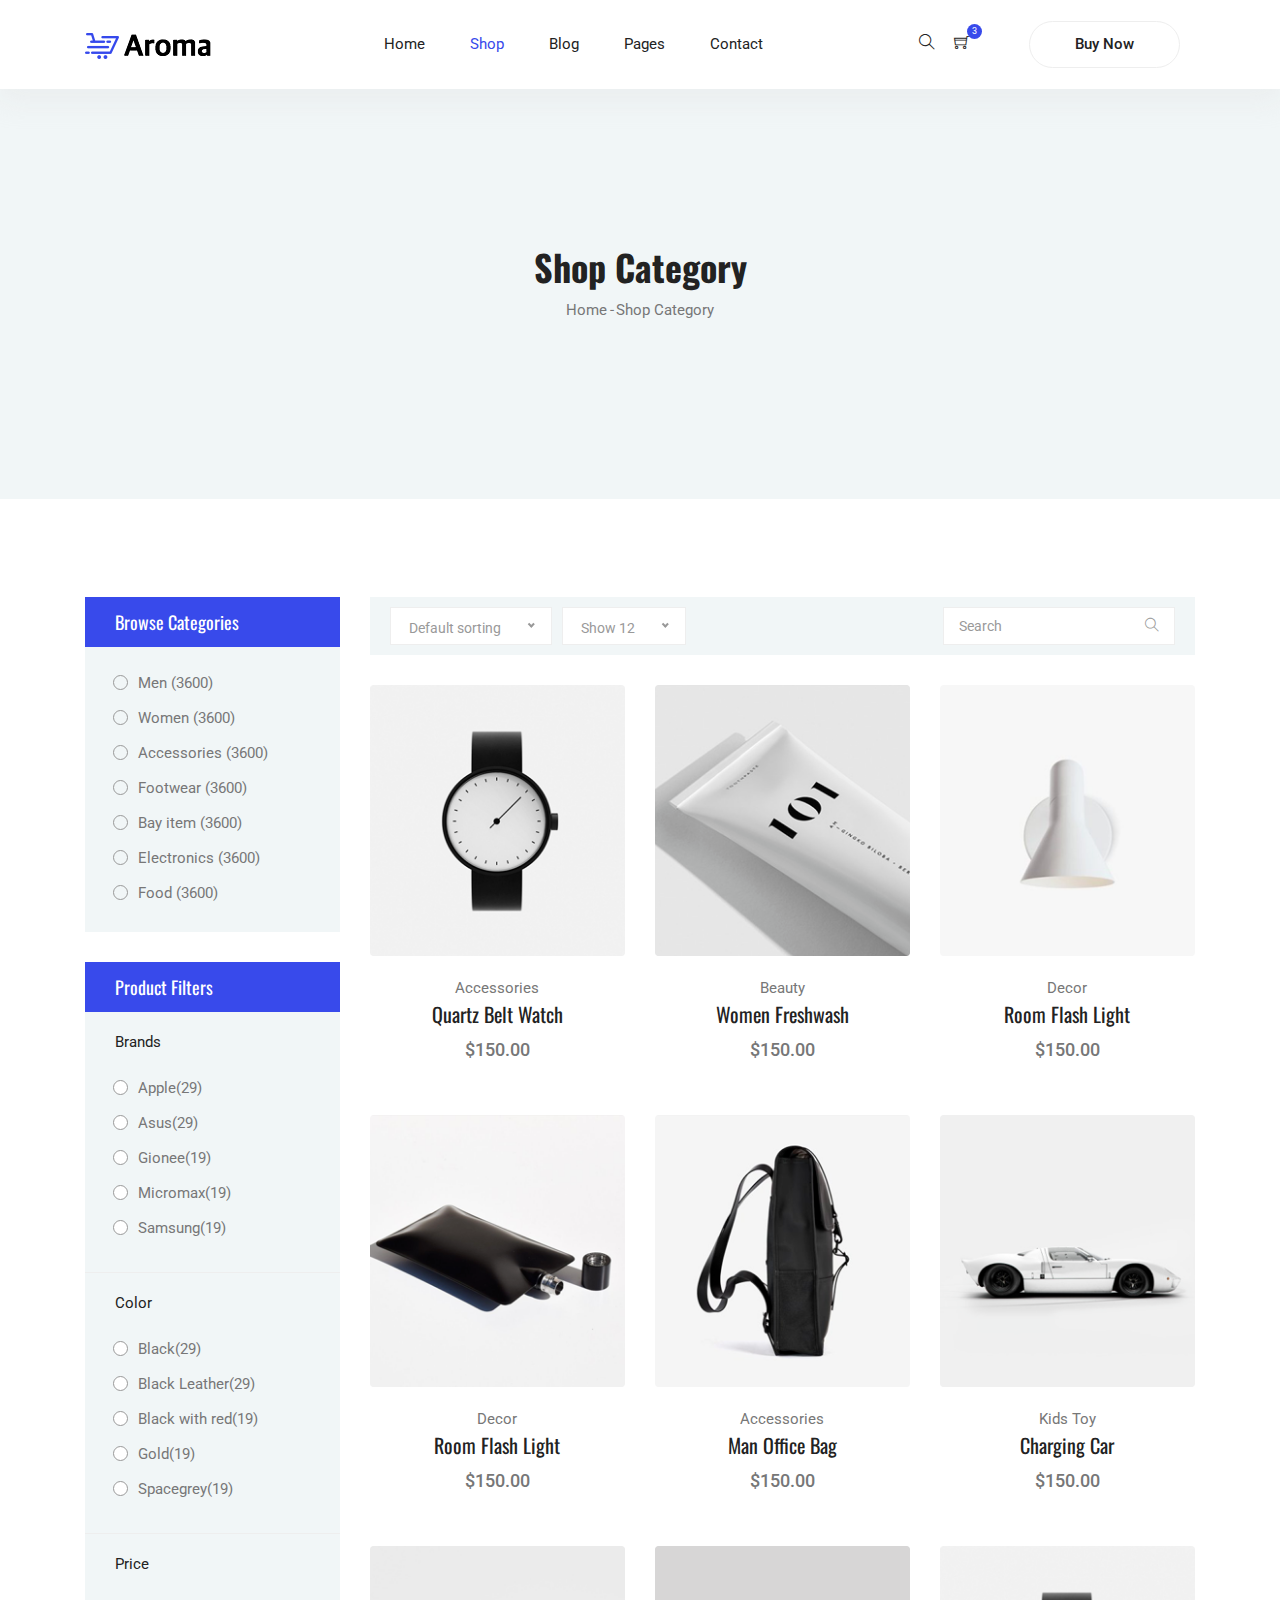
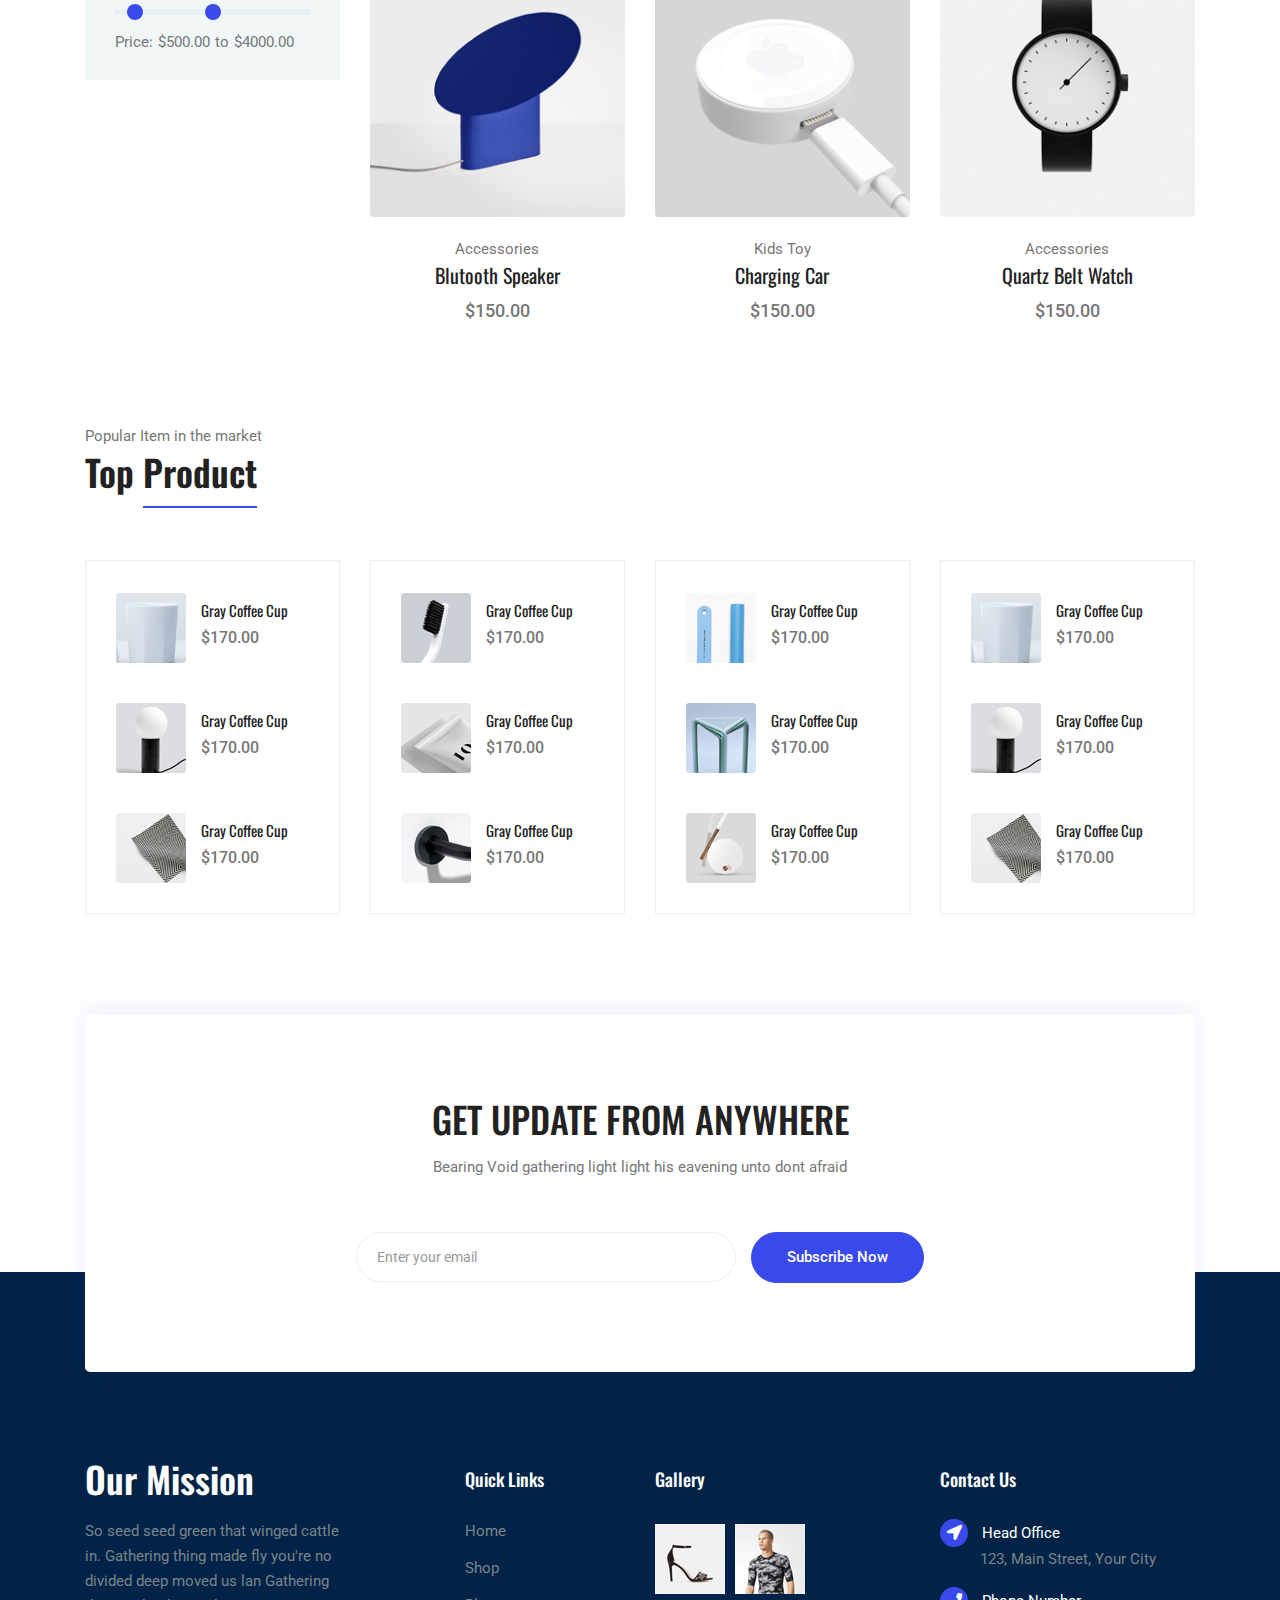
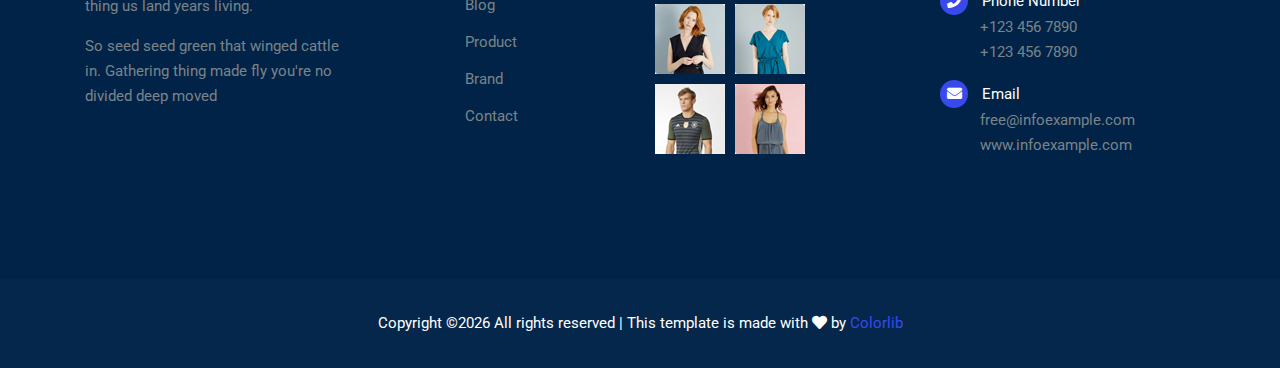
<file: aroma/category.html>
<!DOCTYPE html>
<html lang="en">
<head>
  <meta charset="UTF-8">
  <meta name="viewport" content="width=device-width, initial-scale=1.0">
  <meta http-equiv="X-UA-Compatible" content="ie=edge">
  <title>Aroma Shop - Category</title>
	<link rel="icon" href="img/Fevicon.png" type="image/png">
  <link rel="stylesheet" href="vendors/bootstrap/bootstrap.min.css">
  <link rel="stylesheet" href="vendors/fontawesome/css/all.min.css">
	<link rel="stylesheet" href="vendors/themify-icons/themify-icons.css">
	<link rel="stylesheet" href="vendors/linericon/style.css">
  <link rel="stylesheet" href="vendors/owl-carousel/owl.theme.default.min.css">
  <link rel="stylesheet" href="vendors/owl-carousel/owl.carousel.min.css">
  <link rel="stylesheet" href="vendors/nice-select/nice-select.css">
  <link rel="stylesheet" href="vendors/nouislider/nouislider.min.css">

  <link rel="stylesheet" href="css/style.css">
</head>
<body>
  <!--================ Start Header Menu Area =================-->
	<header class="header_area">
    <div class="main_menu">
      <nav class="navbar navbar-expand-lg navbar-light">
        <div class="container">
          <a class="navbar-brand logo_h" href="index.html"><img src="img/logo.png" alt=""></a>
          <button class="navbar-toggler" type="button" data-toggle="collapse" data-target="#navbarSupportedContent"
            aria-controls="navbarSupportedContent" aria-expanded="false" aria-label="Toggle navigation">
            <span class="icon-bar"></span>
            <span class="icon-bar"></span>
            <span class="icon-bar"></span>
          </button>
          <div class="collapse navbar-collapse offset" id="navbarSupportedContent">
            <ul class="nav navbar-nav menu_nav ml-auto mr-auto">
              <li class="nav-item"><a class="nav-link" href="index.html">Home</a></li>
              <li class="nav-item active submenu dropdown">
                <a href="#" class="nav-link dropdown-toggle" data-toggle="dropdown" role="button" aria-haspopup="true"
                  aria-expanded="false">Shop</a>
                <ul class="dropdown-menu">
                  <li class="nav-item"><a class="nav-link" href="category.html">Shop Category</a></li>
                  <li class="nav-item"><a class="nav-link" href="single-product.html">Product Details</a></li>
                  <li class="nav-item"><a class="nav-link" href="checkout.html">Product Checkout</a></li>
                  <li class="nav-item"><a class="nav-link" href="confirmation.html">Confirmation</a></li>
                  <li class="nav-item"><a class="nav-link" href="cart.html">Shopping Cart</a></li>
                </ul>
							</li>
              <li class="nav-item submenu dropdown">
                <a href="#" class="nav-link dropdown-toggle" data-toggle="dropdown" role="button" aria-haspopup="true"
                  aria-expanded="false">Blog</a>
                <ul class="dropdown-menu">
                  <li class="nav-item"><a class="nav-link" href="blog.html">Blog</a></li>
                  <li class="nav-item"><a class="nav-link" href="single-blog.html">Blog Details</a></li>
                </ul>
							</li>
							<li class="nav-item submenu dropdown">
                <a href="#" class="nav-link dropdown-toggle" data-toggle="dropdown" role="button" aria-haspopup="true"
                  aria-expanded="false">Pages</a>
                <ul class="dropdown-menu">
                  <li class="nav-item"><a class="nav-link" href="login.html">Login</a></li>
                  <li class="nav-item"><a class="nav-link" href="register.html">Register</a></li>
                  <li class="nav-item"><a class="nav-link" href="tracking-order.html">Tracking</a></li>
                </ul>
              </li>
              <li class="nav-item"><a class="nav-link" href="contact.html">Contact</a></li>
            </ul>

            <ul class="nav-shop">
              <li class="nav-item"><button><i class="ti-search"></i></button></li>
              <li class="nav-item"><button><i class="ti-shopping-cart"></i><span class="nav-shop__circle">3</span></button> </li>
              <li class="nav-item"><a class="button button-header" href="#">Buy Now</a></li>
            </ul>
          </div>
        </div>
      </nav>
    </div>
  </header>
	<!--================ End Header Menu Area =================-->

	<!-- ================ start banner area ================= -->	
	<section class="blog-banner-area" id="category">
		<div class="container h-100">
			<div class="blog-banner">
				<div class="text-center">
					<h1>Shop Category</h1>
					<nav aria-label="breadcrumb" class="banner-breadcrumb">
            <ol class="breadcrumb">
              <li class="breadcrumb-item"><a href="#">Home</a></li>
              <li class="breadcrumb-item active" aria-current="page">Shop Category</li>
            </ol>
          </nav>
				</div>
			</div>
    </div>
	</section>
	<!-- ================ end banner area ================= -->


	<!-- ================ category section start ================= -->		  
  <section class="section-margin--small mb-5">
    <div class="container">
      <div class="row">
        <div class="col-xl-3 col-lg-4 col-md-5">
          <div class="sidebar-categories">
            <div class="head">Browse Categories</div>
            <ul class="main-categories">
              <li class="common-filter">
                <form action="#">
                  <ul>
                    <li class="filter-list"><input class="pixel-radio" type="radio" id="men" name="brand"><label for="men">Men<span> (3600)</span></label></li>
                    <li class="filter-list"><input class="pixel-radio" type="radio" id="women" name="brand"><label for="women">Women<span> (3600)</span></label></li>
                    <li class="filter-list"><input class="pixel-radio" type="radio" id="accessories" name="brand"><label for="accessories">Accessories<span> (3600)</span></label></li>
                    <li class="filter-list"><input class="pixel-radio" type="radio" id="footwear" name="brand"><label for="footwear">Footwear<span> (3600)</span></label></li>
                    <li class="filter-list"><input class="pixel-radio" type="radio" id="bayItem" name="brand"><label for="bayItem">Bay item<span> (3600)</span></label></li>
                    <li class="filter-list"><input class="pixel-radio" type="radio" id="electronics" name="brand"><label for="electronics">Electronics<span> (3600)</span></label></li>
                    <li class="filter-list"><input class="pixel-radio" type="radio" id="food" name="brand"><label for="food">Food<span> (3600)</span></label></li>
                  </ul>
                </form>
              </li>
            </ul>
          </div>
          <div class="sidebar-filter">
            <div class="top-filter-head">Product Filters</div>
            <div class="common-filter">
              <div class="head">Brands</div>
              <form action="#">
                <ul>
                  <li class="filter-list"><input class="pixel-radio" type="radio" id="apple" name="brand"><label for="apple">Apple<span>(29)</span></label></li>
                  <li class="filter-list"><input class="pixel-radio" type="radio" id="asus" name="brand"><label for="asus">Asus<span>(29)</span></label></li>
                  <li class="filter-list"><input class="pixel-radio" type="radio" id="gionee" name="brand"><label for="gionee">Gionee<span>(19)</span></label></li>
                  <li class="filter-list"><input class="pixel-radio" type="radio" id="micromax" name="brand"><label for="micromax">Micromax<span>(19)</span></label></li>
                  <li class="filter-list"><input class="pixel-radio" type="radio" id="samsung" name="brand"><label for="samsung">Samsung<span>(19)</span></label></li>
                </ul>
              </form>
            </div>
            <div class="common-filter">
              <div class="head">Color</div>
              <form action="#">
                <ul>
                  <li class="filter-list"><input class="pixel-radio" type="radio" id="black" name="color"><label for="black">Black<span>(29)</span></label></li>
                  <li class="filter-list"><input class="pixel-radio" type="radio" id="balckleather" name="color"><label for="balckleather">Black
                      Leather<span>(29)</span></label></li>
                  <li class="filter-list"><input class="pixel-radio" type="radio" id="blackred" name="color"><label for="blackred">Black
                      with red<span>(19)</span></label></li>
                  <li class="filter-list"><input class="pixel-radio" type="radio" id="gold" name="color"><label for="gold">Gold<span>(19)</span></label></li>
                  <li class="filter-list"><input class="pixel-radio" type="radio" id="spacegrey" name="color"><label for="spacegrey">Spacegrey<span>(19)</span></label></li>
                </ul>
              </form>
            </div>
            <div class="common-filter">
              <div class="head">Price</div>
              <div class="price-range-area">
                <div id="price-range"></div>
                <div class="value-wrapper d-flex">
                  <div class="price">Price:</div>
                  <span>$</span>
                  <div id="lower-value"></div>
                  <div class="to">to</div>
                  <span>$</span>
                  <div id="upper-value"></div>
                </div>
              </div>
            </div>
          </div>
        </div>
        <div class="col-xl-9 col-lg-8 col-md-7">
          <!-- Start Filter Bar -->
          <div class="filter-bar d-flex flex-wrap align-items-center">
            <div class="sorting">
              <select>
                <option value="1">Default sorting</option>
                <option value="1">Default sorting</option>
                <option value="1">Default sorting</option>
              </select>
            </div>
            <div class="sorting mr-auto">
              <select>
                <option value="1">Show 12</option>
                <option value="1">Show 12</option>
                <option value="1">Show 12</option>
              </select>
            </div>
            <div>
              <div class="input-group filter-bar-search">
                <input type="text" placeholder="Search">
                <div class="input-group-append">
                  <button type="button"><i class="ti-search"></i></button>
                </div>
              </div>
            </div>
          </div>
          <!-- End Filter Bar -->
          <!-- Start Best Seller -->
          <section class="lattest-product-area pb-40 category-list">
            <div class="row">
              <div class="col-md-6 col-lg-4">
                <div class="card text-center card-product">
                  <div class="card-product__img">
                    <img class="card-img" src="img/product/product1.png" alt="">
                    <ul class="card-product__imgOverlay">
                      <li><button><i class="ti-search"></i></button></li>
                      <li><button><i class="ti-shopping-cart"></i></button></li>
                      <li><button><i class="ti-heart"></i></button></li>
                    </ul>
                  </div>
                  <div class="card-body">
                    <p>Accessories</p>
                    <h4 class="card-product__title"><a href="#">Quartz Belt Watch</a></h4>
                    <p class="card-product__price">$150.00</p>
                  </div>
                </div>
              </div>
              <div class="col-md-6 col-lg-4">
                <div class="card text-center card-product">
                  <div class="card-product__img">
                    <img class="card-img" src="img/product/product2.png" alt="">
                    <ul class="card-product__imgOverlay">
                      <li><button><i class="ti-search"></i></button></li>
                      <li><button><i class="ti-shopping-cart"></i></button></li>
                      <li><button><i class="ti-heart"></i></button></li>
                    </ul>
                  </div>
                  <div class="card-body">
                    <p>Beauty</p>
                    <h4 class="card-product__title"><a href="#">Women Freshwash</a></h4>
                    <p class="card-product__price">$150.00</p>
                  </div>
                </div>
              </div>
              <div class="col-md-6 col-lg-4">
                <div class="card text-center card-product">
                  <div class="card-product__img">
                    <img class="card-img" src="img/product/product3.png" alt="">
                    <ul class="card-product__imgOverlay">
                      <li><button><i class="ti-search"></i></button></li>
                      <li><button><i class="ti-shopping-cart"></i></button></li>
                      <li><button><i class="ti-heart"></i></button></li>
                    </ul>
                  </div>
                  <div class="card-body">
                    <p>Decor</p>
                    <h4 class="card-product__title"><a href="#">Room Flash Light</a></h4>
                    <p class="card-product__price">$150.00</p>
                  </div>
                </div>
              </div>
              <div class="col-md-6 col-lg-4">
                <div class="card text-center card-product">
                  <div class="card-product__img">
                    <img class="card-img" src="img/product/product4.png" alt="">
                    <ul class="card-product__imgOverlay">
                      <li><button><i class="ti-search"></i></button></li>
                      <li><button><i class="ti-shopping-cart"></i></button></li>
                      <li><button><i class="ti-heart"></i></button></li>
                    </ul>
                  </div>
                  <div class="card-body">
                    <p>Decor</p>
                    <h4 class="card-product__title"><a href="#">Room Flash Light</a></h4>
                    <p class="card-product__price">$150.00</p>
                  </div>
                </div>
              </div>
              <div class="col-md-6 col-lg-4">
                <div class="card text-center card-product">
                  <div class="card-product__img">
                    <img class="card-img" src="img/product/product5.png" alt="">
                    <ul class="card-product__imgOverlay">
                      <li><button><i class="ti-search"></i></button></li>
                      <li><button><i class="ti-shopping-cart"></i></button></li>
                      <li><button><i class="ti-heart"></i></button></li>
                    </ul>
                  </div>
                  <div class="card-body">
                    <p>Accessories</p>
                    <h4 class="card-product__title"><a href="#">Man Office Bag</a></h4>
                    <p class="card-product__price">$150.00</p>
                  </div>
                </div>
              </div>
              <div class="col-md-6 col-lg-4">
                <div class="card text-center card-product">
                  <div class="card-product__img">
                    <img class="card-img" src="img/product/product6.png" alt="">
                    <ul class="card-product__imgOverlay">
                      <li><button><i class="ti-search"></i></button></li>
                      <li><button><i class="ti-shopping-cart"></i></button></li>
                      <li><button><i class="ti-heart"></i></button></li>
                    </ul>
                  </div>
                  <div class="card-body">
                    <p>Kids Toy</p>
                    <h4 class="card-product__title"><a href="#">Charging Car</a></h4>
                    <p class="card-product__price">$150.00</p>
                  </div>
                </div>
              </div>
              <div class="col-md-6 col-lg-4">
                <div class="card text-center card-product">
                  <div class="card-product__img">
                    <img class="card-img" src="img/product/product7.png" alt="">
                    <ul class="card-product__imgOverlay">
                      <li><button><i class="ti-search"></i></button></li>
                      <li><button><i class="ti-shopping-cart"></i></button></li>
                      <li><button><i class="ti-heart"></i></button></li>
                    </ul>
                  </div>
                  <div class="card-body">
                    <p>Accessories</p>
                    <h4 class="card-product__title"><a href="#">Blutooth Speaker</a></h4>
                    <p class="card-product__price">$150.00</p>
                  </div> 
                </div>
              </div>
              <div class="col-md-6 col-lg-4">
                <div class="card text-center card-product">
                  <div class="card-product__img">
                    <img class="card-img" src="img/product/product8.png" alt="">
                    <ul class="card-product__imgOverlay">
                      <li><button><i class="ti-search"></i></button></li>
                      <li><button><i class="ti-shopping-cart"></i></button></li>
                      <li><button><i class="ti-heart"></i></button></li>
                    </ul>
                  </div>
                  <div class="card-body">
                    <p>Kids Toy</p>
                    <h4 class="card-product__title"><a href="#">Charging Car</a></h4>
                    <p class="card-product__price">$150.00</p>
                  </div>
                </div>
              </div>
              <div class="col-md-6 col-lg-4">
                <div class="card text-center card-product">
                  <div class="card-product__img">
                    <img class="card-img" src="img/product/product1.png" alt="">
                    <ul class="card-product__imgOverlay">
                      <li><button><i class="ti-search"></i></button></li>
                      <li><button><i class="ti-shopping-cart"></i></button></li>
                      <li><button><i class="ti-heart"></i></button></li>
                    </ul>
                  </div>
                  <div class="card-body">
                    <p>Accessories</p>
                    <h4 class="card-product__title"><a href="#">Quartz Belt Watch</a></h4>
                    <p class="card-product__price">$150.00</p>
                  </div>
                </div>
              </div>
            </div>
          </section>
          <!-- End Best Seller -->
        </div>
      </div>
    </div>
  </section>
	<!-- ================ category section end ================= -->		  

	<!-- ================ top product area start ================= -->	
	<section class="related-product-area">
		<div class="container">
			<div class="section-intro pb-60px">
        <p>Popular Item in the market</p>
        <h2>Top <span class="section-intro__style">Product</span></h2>
      </div>
			<div class="row mt-30">
        <div class="col-sm-6 col-xl-3 mb-4 mb-xl-0">
          <div class="single-search-product-wrapper">
            <div class="single-search-product d-flex">
              <a href="#"><img src="img/product/product-sm-1.png" alt=""></a>
              <div class="desc">
                  <a href="#" class="title">Gray Coffee Cup</a>
                  <div class="price">$170.00</div>
              </div>
            </div>
            <div class="single-search-product d-flex">
              <a href="#"><img src="img/product/product-sm-2.png" alt=""></a>
              <div class="desc">
                <a href="#" class="title">Gray Coffee Cup</a>
                <div class="price">$170.00</div>
              </div>
            </div>
            <div class="single-search-product d-flex">
              <a href="#"><img src="img/product/product-sm-3.png" alt=""></a>
              <div class="desc">
                <a href="#" class="title">Gray Coffee Cup</a>
                <div class="price">$170.00</div>
              </div>
            </div>
          </div>
        </div>

        <div class="col-sm-6 col-xl-3 mb-4 mb-xl-0">
          <div class="single-search-product-wrapper">
            <div class="single-search-product d-flex">
              <a href="#"><img src="img/product/product-sm-4.png" alt=""></a>
              <div class="desc">
                  <a href="#" class="title">Gray Coffee Cup</a>
                  <div class="price">$170.00</div>
              </div>
            </div>
            <div class="single-search-product d-flex">
              <a href="#"><img src="img/product/product-sm-5.png" alt=""></a>
              <div class="desc">
                <a href="#" class="title">Gray Coffee Cup</a>
                <div class="price">$170.00</div>
              </div>
            </div>
            <div class="single-search-product d-flex">
              <a href="#"><img src="img/product/product-sm-6.png" alt=""></a>
              <div class="desc">
                <a href="#" class="title">Gray Coffee Cup</a>
                <div class="price">$170.00</div>
              </div>
            </div>
          </div>
        </div>

        <div class="col-sm-6 col-xl-3 mb-4 mb-xl-0">
          <div class="single-search-product-wrapper">
            <div class="single-search-product d-flex">
              <a href="#"><img src="img/product/product-sm-7.png" alt=""></a>
              <div class="desc">
                  <a href="#" class="title">Gray Coffee Cup</a>
                  <div class="price">$170.00</div>
              </div>
            </div>
            <div class="single-search-product d-flex">
              <a href="#"><img src="img/product/product-sm-8.png" alt=""></a>
              <div class="desc">
                <a href="#" class="title">Gray Coffee Cup</a>
                <div class="price">$170.00</div>
              </div>
            </div>
            <div class="single-search-product d-flex">
              <a href="#"><img src="img/product/product-sm-9.png" alt=""></a>
              <div class="desc">
                <a href="#" class="title">Gray Coffee Cup</a>
                <div class="price">$170.00</div>
              </div>
            </div>
          </div>
        </div>

        <div class="col-sm-6 col-xl-3 mb-4 mb-xl-0">
          <div class="single-search-product-wrapper">
            <div class="single-search-product d-flex">
              <a href="#"><img src="img/product/product-sm-1.png" alt=""></a>
              <div class="desc">
                  <a href="#" class="title">Gray Coffee Cup</a>
                  <div class="price">$170.00</div>
              </div>
            </div>
            <div class="single-search-product d-flex">
              <a href="#"><img src="img/product/product-sm-2.png" alt=""></a>
              <div class="desc">
                <a href="#" class="title">Gray Coffee Cup</a>
                <div class="price">$170.00</div>
              </div>
            </div>
            <div class="single-search-product d-flex">
              <a href="#"><img src="img/product/product-sm-3.png" alt=""></a>
              <div class="desc">
                <a href="#" class="title">Gray Coffee Cup</a>
                <div class="price">$170.00</div>
              </div>
            </div>
          </div>
        </div>
      </div>
		</div>
	</section>
	<!-- ================ top product area end ================= -->		

	<!-- ================ Subscribe section start ================= -->		  
  <section class="subscribe-position">
    <div class="container">
      <div class="subscribe text-center">
        <h3 class="subscribe__title">Get Update From Anywhere</h3>
        <p>Bearing Void gathering light light his eavening unto dont afraid</p>
        <div id="mc_embed_signup">
          <form target="_blank" action="https://spondonit.us12.list-manage.com/subscribe/post?u=1462626880ade1ac87bd9c93a&amp;id=92a4423d01" method="get" class="subscribe-form form-inline mt-5 pt-1">
            <div class="form-group ml-sm-auto">
              <input class="form-control mb-1" type="email" name="EMAIL" placeholder="Enter your email" onfocus="this.placeholder = ''" onblur="this.placeholder = 'Your Email Address '" >
              <div class="info"></div>
            </div>
            <button class="button button-subscribe mr-auto mb-1" type="submit">Subscribe Now</button>
            <div style="position: absolute; left: -5000px;">
              <input name="b_36c4fd991d266f23781ded980_aefe40901a" tabindex="-1" value="" type="text">
            </div>

          </form>
        </div>
        
      </div>
    </div>
  </section>
	<!-- ================ Subscribe section end ================= -->		  


  <!--================ Start footer Area  =================-->	
	<footer>
		<div class="footer-area">
			<div class="container">
				<div class="row section_gap">
					<div class="col-lg-3 col-md-6 col-sm-6">
						<div class="single-footer-widget tp_widgets">
							<h4 class="footer_title large_title">Our Mission</h4>
							<p>
								So seed seed green that winged cattle in. Gathering thing made fly you're no 
								divided deep moved us lan Gathering thing us land years living.
							</p>
							<p>
								So seed seed green that winged cattle in. Gathering thing made fly you're no divided deep moved 
							</p>
						</div>
					</div>
					<div class="offset-lg-1 col-lg-2 col-md-6 col-sm-6">
						<div class="single-footer-widget tp_widgets">
							<h4 class="footer_title">Quick Links</h4>
							<ul class="list">
								<li><a href="#">Home</a></li>
								<li><a href="#">Shop</a></li>
								<li><a href="#">Blog</a></li>
								<li><a href="#">Product</a></li>
								<li><a href="#">Brand</a></li>
								<li><a href="#">Contact</a></li>
							</ul>
						</div>
					</div>
					<div class="col-lg-2 col-md-6 col-sm-6">
						<div class="single-footer-widget instafeed">
							<h4 class="footer_title">Gallery</h4>
							<ul class="list instafeed d-flex flex-wrap">
								<li><img src="img/gallery/r1.jpg" alt=""></li>
								<li><img src="img/gallery/r2.jpg" alt=""></li>
								<li><img src="img/gallery/r3.jpg" alt=""></li>
								<li><img src="img/gallery/r5.jpg" alt=""></li>
								<li><img src="img/gallery/r7.jpg" alt=""></li>
								<li><img src="img/gallery/r8.jpg" alt=""></li>
							</ul>
						</div>
					</div>
					<div class="offset-lg-1 col-lg-3 col-md-6 col-sm-6">
						<div class="single-footer-widget tp_widgets">
							<h4 class="footer_title">Contact Us</h4>
							<div class="ml-40">
								<p class="sm-head">
									<span class="fa fa-location-arrow"></span>
									Head Office
								</p>
								<p>123, Main Street, Your City</p>
	
								<p class="sm-head">
									<span class="fa fa-phone"></span>
									Phone Number
								</p>
								<p>
									+123 456 7890 <br>
									+123 456 7890
								</p>
	
								<p class="sm-head">
									<span class="fa fa-envelope"></span>
									Email
								</p>
								<p>
									free@infoexample.com <br>
									www.infoexample.com
								</p>
							</div>
						</div>
					</div>
				</div>
			</div>
		</div>

		<div class="footer-bottom">
			<div class="container">
				<div class="row d-flex">
					<p class="col-lg-12 footer-text text-center">
						<!-- Link back to Colorlib can't be removed. Template is licensed under CC BY 3.0. -->
Copyright &copy;<script>document.write(new Date().getFullYear());</script> All rights reserved | This template is made with <i class="fa fa-heart" aria-hidden="true"></i> by <a href="https://colorlib.com" target="_blank">Colorlib</a>
<!-- Link back to Colorlib can't be removed. Template is licensed under CC BY 3.0. --></p>
				</div>
			</div>
		</div>
	</footer>
	<!--================ End footer Area  =================-->



  <script src="vendors/jquery/jquery-3.2.1.min.js"></script>
  <script src="vendors/bootstrap/bootstrap.bundle.min.js"></script>
  <script src="vendors/skrollr.min.js"></script>
  <script src="vendors/owl-carousel/owl.carousel.min.js"></script>
  <script src="vendors/nice-select/jquery.nice-select.min.js"></script>
  <script src="vendors/nouislider/nouislider.min.js"></script>
  <script src="vendors/jquery.ajaxchimp.min.js"></script>
  <script src="vendors/mail-script.js"></script>
  <script src="js/main.js"></script>
</body>
</html>
</file>
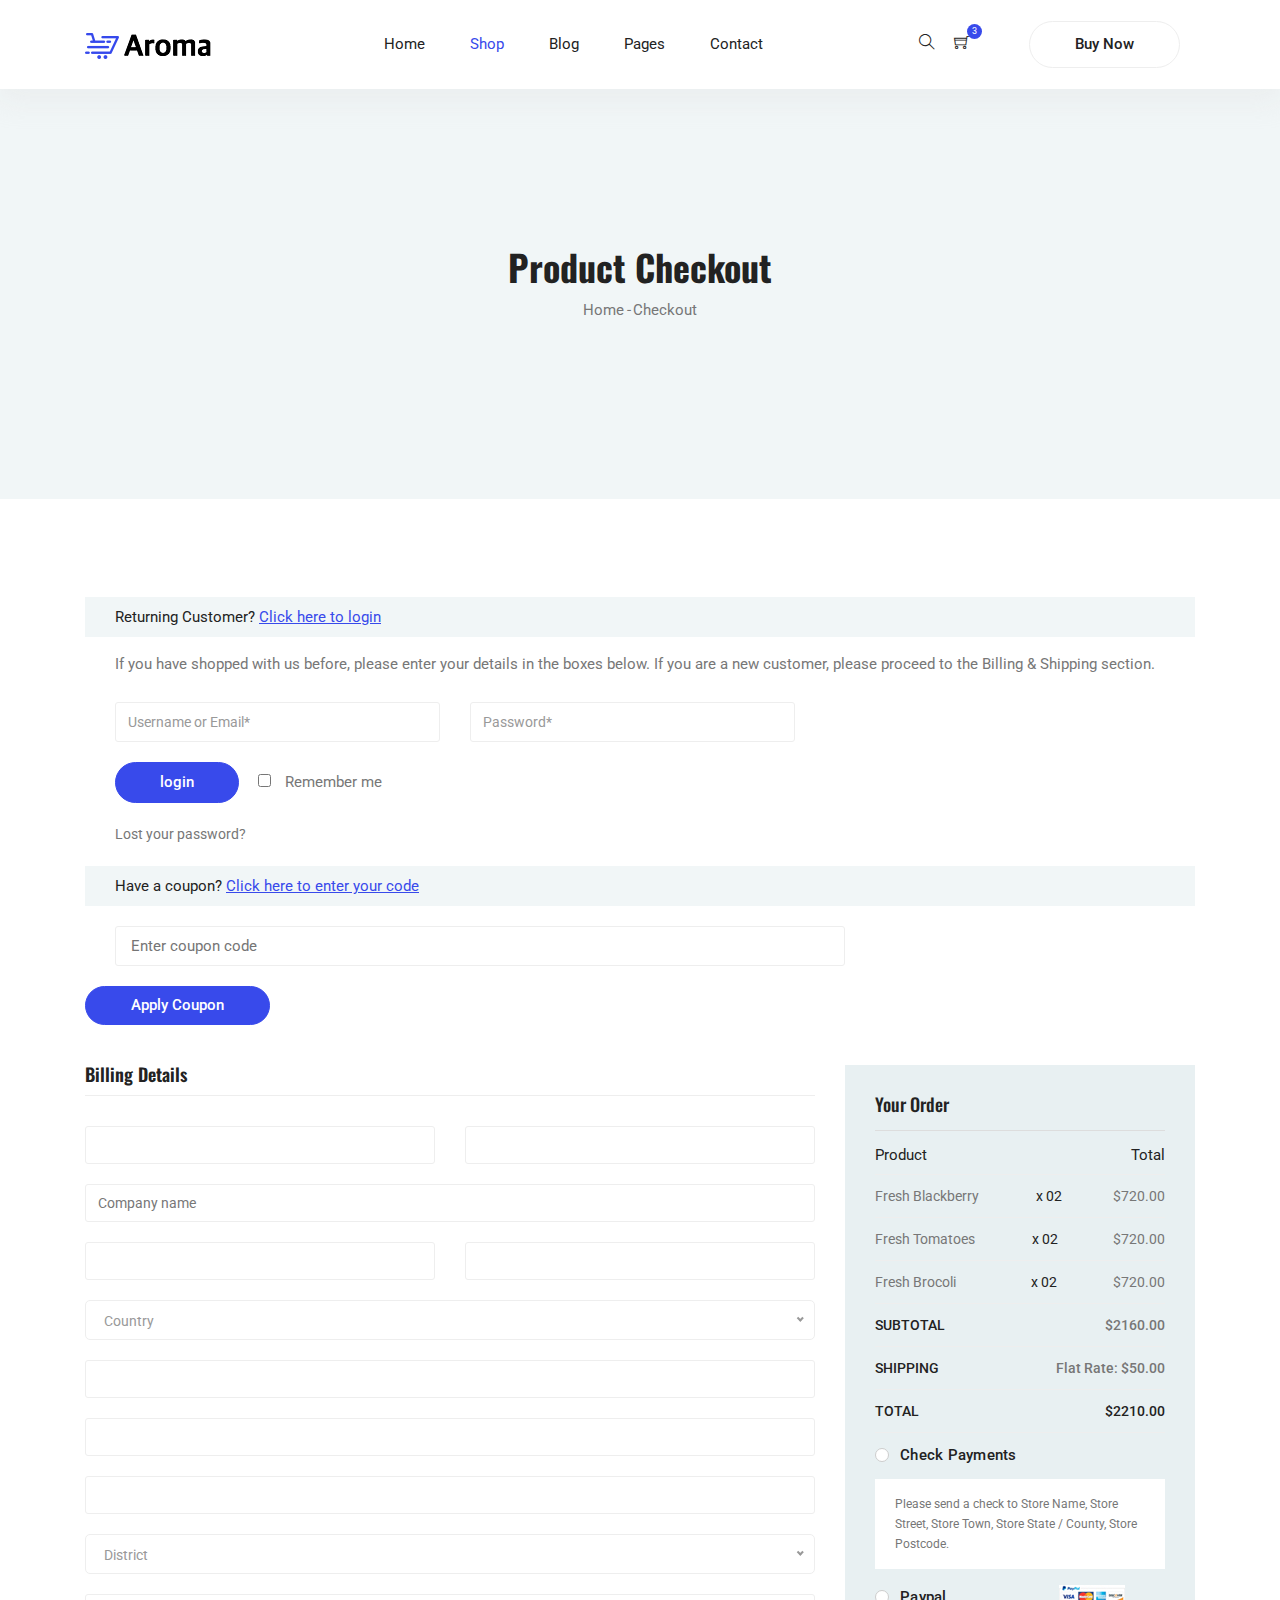
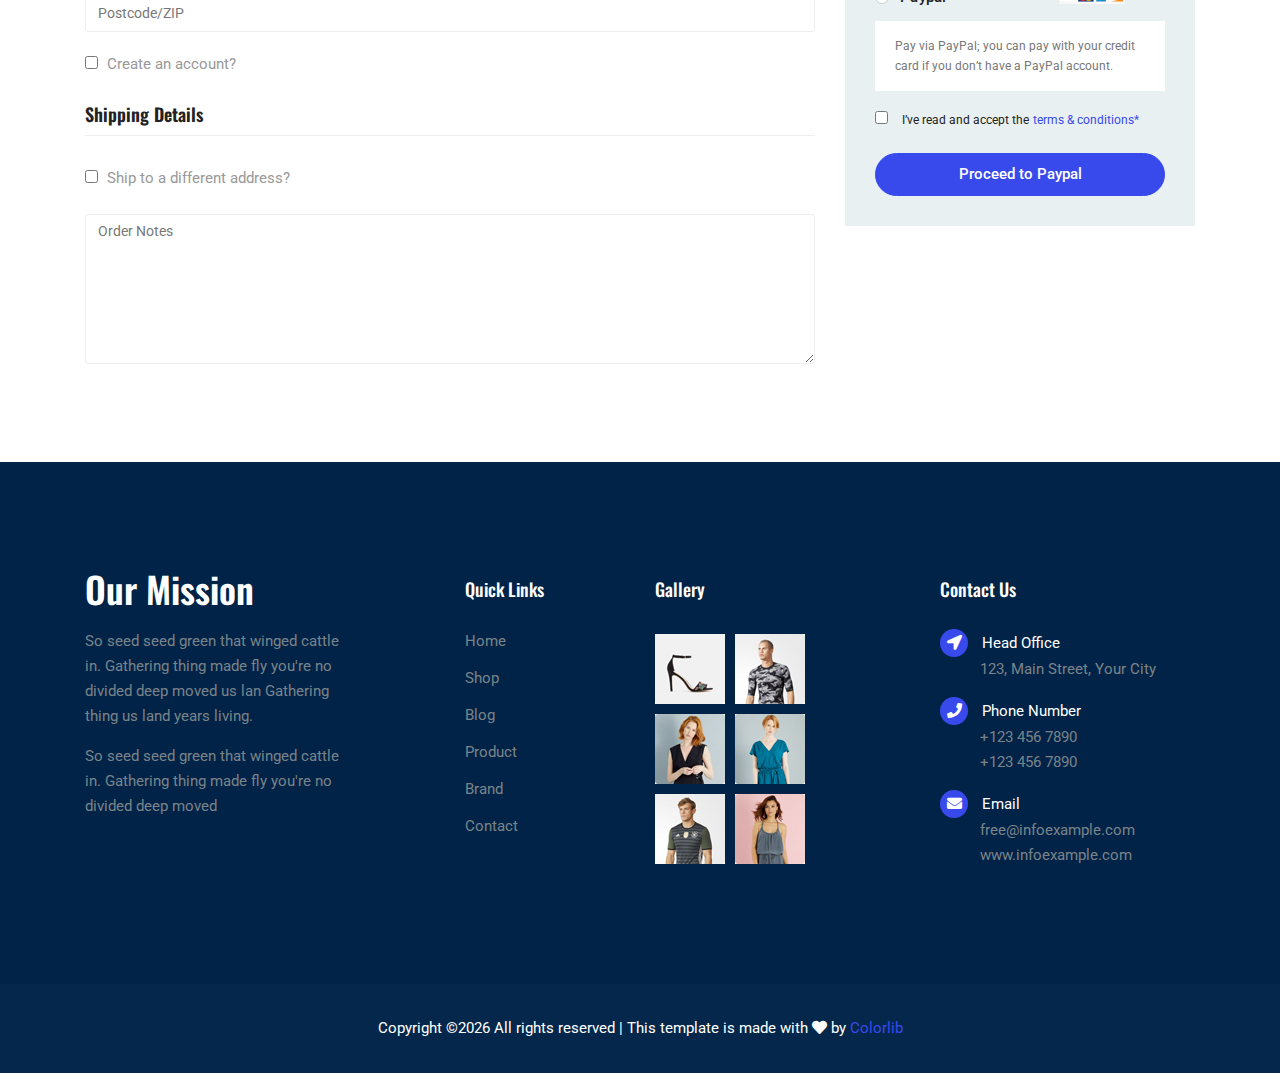
<file: aroma/checkout.html>
<!DOCTYPE html>
<html lang="en">
<head>
  <meta charset="UTF-8">
  <meta name="viewport" content="width=device-width, initial-scale=1.0">
  <meta http-equiv="X-UA-Compatible" content="ie=edge">
  <title>Aroma Shop - Checkout</title>
	<link rel="icon" href="img/Fevicon.png" type="image/png">

  <link rel="stylesheet" href="vendors/bootstrap/bootstrap.min.css">
  <link rel="stylesheet" href="vendors/fontawesome/css/all.min.css">
    <link rel="stylesheet" href="vendors/themify-icons/themify-icons.css">
    <link rel="stylesheet" href="vendors/linericon/style.css">
  <link rel="stylesheet" href="vendors/owl-carousel/owl.theme.default.min.css">
  <link rel="stylesheet" href="vendors/owl-carousel/owl.carousel.min.css">
  <link rel="stylesheet" href="vendors/nice-select/nice-select.css">
  <link rel="stylesheet" href="vendors/nouislider/nouislider.min.css">

  <link rel="stylesheet" href="css/style.css">
</head>
<body>
  <!--================ Start Header Menu Area =================-->
	<header class="header_area">
    <div class="main_menu">
      <nav class="navbar navbar-expand-lg navbar-light">
        <div class="container">
          <a class="navbar-brand logo_h" href="index.html"><img src="img/logo.png" alt=""></a>
          <button class="navbar-toggler" type="button" data-toggle="collapse" data-target="#navbarSupportedContent"
            aria-controls="navbarSupportedContent" aria-expanded="false" aria-label="Toggle navigation">
            <span class="icon-bar"></span>
            <span class="icon-bar"></span>
            <span class="icon-bar"></span>
          </button>
          <div class="collapse navbar-collapse offset" id="navbarSupportedContent">
            <ul class="nav navbar-nav menu_nav ml-auto mr-auto">
              <li class="nav-item"><a class="nav-link" href="index.html">Home</a></li>
              <li class="nav-item active submenu dropdown">
                <a href="#" class="nav-link dropdown-toggle" data-toggle="dropdown" role="button" aria-haspopup="true"
                  aria-expanded="false">Shop</a>
                <ul class="dropdown-menu">
                  <li class="nav-item"><a class="nav-link" href="category.html">Shop Category</a></li>
                  <li class="nav-item"><a class="nav-link" href="single-product.html">Product Details</a></li>
                  <li class="nav-item"><a class="nav-link" href="checkout.html">Product Checkout</a></li>
                  <li class="nav-item"><a class="nav-link" href="confirmation.html">Confirmation</a></li>
                  <li class="nav-item"><a class="nav-link" href="cart.html">Shopping Cart</a></li>
                </ul>
							</li>
              <li class="nav-item submenu dropdown">
                <a href="#" class="nav-link dropdown-toggle" data-toggle="dropdown" role="button" aria-haspopup="true"
                  aria-expanded="false">Blog</a>
                <ul class="dropdown-menu">
                  <li class="nav-item"><a class="nav-link" href="blog.html">Blog</a></li>
                  <li class="nav-item"><a class="nav-link" href="single-blog.html">Blog Details</a></li>
                </ul>
							</li>
							<li class="nav-item submenu dropdown">
                <a href="#" class="nav-link dropdown-toggle" data-toggle="dropdown" role="button" aria-haspopup="true"
                  aria-expanded="false">Pages</a>
                <ul class="dropdown-menu">
                  <li class="nav-item"><a class="nav-link" href="login.html">Login</a></li>
                  <li class="nav-item"><a class="nav-link" href="register.html">Register</a></li>
                  <li class="nav-item"><a class="nav-link" href="tracking-order.html">Tracking</a></li>
                </ul>
              </li>
              <li class="nav-item"><a class="nav-link" href="contact.html">Contact</a></li>
            </ul>

            <ul class="nav-shop">
              <li class="nav-item"><button><i class="ti-search"></i></button></li>
              <li class="nav-item"><button><i class="ti-shopping-cart"></i><span class="nav-shop__circle">3</span></button> </li>
              <li class="nav-item"><a class="button button-header" href="#">Buy Now</a></li>
            </ul>
          </div>
        </div>
      </nav>
    </div>
  </header>
	<!--================ End Header Menu Area =================-->

	<!-- ================ start banner area ================= -->	
	<section class="blog-banner-area" id="category">
		<div class="container h-100">
			<div class="blog-banner">
				<div class="text-center">
					<h1>Product Checkout</h1>
					<nav aria-label="breadcrumb" class="banner-breadcrumb">
            <ol class="breadcrumb">
              <li class="breadcrumb-item"><a href="#">Home</a></li>
              <li class="breadcrumb-item active" aria-current="page">Checkout</li>
            </ol>
          </nav>
				</div>
			</div>
    </div>
	</section>
	<!-- ================ end banner area ================= -->
  
  
  <!--================Checkout Area =================-->
  <section class="checkout_area section-margin--small">
    <div class="container">
        <div class="returning_customer">
            <div class="check_title">
                <h2>Returning Customer? <a href="#">Click here to login</a></h2>
            </div>
            <p>If you have shopped with us before, please enter your details in the boxes below. If you are a new
                customer, please proceed to the Billing & Shipping section.</p>
            <form class="row contact_form" action="#" method="post" novalidate="novalidate">
                <div class="col-md-6 form-group p_star">
                    <input type="text" class="form-control" placeholder="Username or Email*" onfocus="this.placeholder=''" onblur="this.placeholder = 'Username or Email*'" id="name" name="name">
                    <!-- <span class="placeholder" data-placeholder="Username or Email"></span> -->
                </div>
                <div class="col-md-6 form-group p_star">
                    <input type="password" class="form-control" placeholder="Password*" onfocus="this.placeholder=''" onblur="this.placeholder = 'Password*'" id="password" name="password">
                    <!-- <span class="placeholder" data-placeholder="Password"></span> -->
                </div>
                <div class="col-md-12 form-group">
                    <button type="submit" value="submit" class="button button-login">login</button>
                    <div class="creat_account">
                        <input type="checkbox" id="f-option" name="selector">
                        <label for="f-option">Remember me</label>
                    </div>
                    <a class="lost_pass" href="#">Lost your password?</a>
                </div>
            </form>
        </div>
        <div class="cupon_area">
            <div class="check_title">
                <h2>Have a coupon? <a href="#">Click here to enter your code</a></h2>
            </div>
            <input type="text" placeholder="Enter coupon code">
            <a class="button button-coupon" href="#">Apply Coupon</a>
        </div>
        <div class="billing_details">
            <div class="row">
                <div class="col-lg-8">
                    <h3>Billing Details</h3>
                    <form class="row contact_form" action="#" method="post" novalidate="novalidate">
                        <div class="col-md-6 form-group p_star">
                            <input type="text" class="form-control" id="first" name="name">
                            <span class="placeholder" data-placeholder="First name"></span>
                        </div>
                        <div class="col-md-6 form-group p_star">
                            <input type="text" class="form-control" id="last" name="name">
                            <span class="placeholder" data-placeholder="Last name"></span>
                        </div>
                        <div class="col-md-12 form-group">
                            <input type="text" class="form-control" id="company" name="company" placeholder="Company name">
                        </div>
                        <div class="col-md-6 form-group p_star">
                            <input type="text" class="form-control" id="number" name="number">
                            <span class="placeholder" data-placeholder="Phone number"></span>
                        </div>
                        <div class="col-md-6 form-group p_star">
                            <input type="text" class="form-control" id="email" name="compemailany">
                            <span class="placeholder" data-placeholder="Email Address"></span>
                        </div>
                        <div class="col-md-12 form-group p_star">
                            <select class="country_select">
                                <option value="1">Country</option>
                                <option value="2">Country</option>
                                <option value="4">Country</option>
                            </select>
                        </div>
                        <div class="col-md-12 form-group p_star">
                            <input type="text" class="form-control" id="add1" name="add1">
                            <span class="placeholder" data-placeholder="Address line 01"></span>
                        </div>
                        <div class="col-md-12 form-group p_star">
                            <input type="text" class="form-control" id="add2" name="add2">
                            <span class="placeholder" data-placeholder="Address line 02"></span>
                        </div>
                        <div class="col-md-12 form-group p_star">
                            <input type="text" class="form-control" id="city" name="city">
                            <span class="placeholder" data-placeholder="Town/City"></span>
                        </div>
                        <div class="col-md-12 form-group p_star">
                            <select class="country_select">
                                <option value="1">District</option>
                                <option value="2">District</option>
                                <option value="4">District</option>
                            </select>
                        </div>
                        <div class="col-md-12 form-group">
                            <input type="text" class="form-control" id="zip" name="zip" placeholder="Postcode/ZIP">
                        </div>
                        <div class="col-md-12 form-group">
                            <div class="creat_account">
                                <input type="checkbox" id="f-option2" name="selector">
                                <label for="f-option2">Create an account?</label>
                            </div>
                        </div>
                        <div class="col-md-12 form-group mb-0">
                            <div class="creat_account">
                                <h3>Shipping Details</h3>
                                <input type="checkbox" id="f-option3" name="selector">
                                <label for="f-option3">Ship to a different address?</label>
                            </div>
                            <textarea class="form-control" name="message" id="message" rows="1" placeholder="Order Notes"></textarea>
                        </div>
                    </form>
                </div>
                <div class="col-lg-4">
                    <div class="order_box">
                        <h2>Your Order</h2>
                        <ul class="list">
                            <li><a href="#"><h4>Product <span>Total</span></h4></a></li>
                            <li><a href="#">Fresh Blackberry <span class="middle">x 02</span> <span class="last">$720.00</span></a></li>
                            <li><a href="#">Fresh Tomatoes <span class="middle">x 02</span> <span class="last">$720.00</span></a></li>
                            <li><a href="#">Fresh Brocoli <span class="middle">x 02</span> <span class="last">$720.00</span></a></li>
                        </ul>
                        <ul class="list list_2">
                            <li><a href="#">Subtotal <span>$2160.00</span></a></li>
                            <li><a href="#">Shipping <span>Flat rate: $50.00</span></a></li>
                            <li><a href="#">Total <span>$2210.00</span></a></li>
                        </ul>
                        <div class="payment_item">
                            <div class="radion_btn">
                                <input type="radio" id="f-option5" name="selector">
                                <label for="f-option5">Check payments</label>
                                <div class="check"></div>
                            </div>
                            <p>Please send a check to Store Name, Store Street, Store Town, Store State / County,
                                Store Postcode.</p>
                        </div>
                        <div class="payment_item active">
                            <div class="radion_btn">
                                <input type="radio" id="f-option6" name="selector">
                                <label for="f-option6">Paypal </label>
                                <img src="img/product/card.jpg" alt="">
                                <div class="check"></div>
                            </div>
                            <p>Pay via PayPal; you can pay with your credit card if you don’t have a PayPal
                                account.</p>
                        </div>
                        <div class="creat_account">
                            <input type="checkbox" id="f-option4" name="selector">
                            <label for="f-option4">I’ve read and accept the </label>
                            <a href="#">terms & conditions*</a>
                        </div>
                        <div class="text-center">
                          <a class="button button-paypal" href="#">Proceed to Paypal</a>
                        </div>
                    </div>
                </div>
            </div>
        </div>
    </div>
  </section>
  <!--================End Checkout Area =================-->



  <!--================ Start footer Area  =================-->	
	<footer>
		<div class="footer-area footer-only">
			<div class="container">
				<div class="row section_gap">
					<div class="col-lg-3 col-md-6 col-sm-6">
						<div class="single-footer-widget tp_widgets ">
							<h4 class="footer_title large_title">Our Mission</h4>
							<p>
								So seed seed green that winged cattle in. Gathering thing made fly you're no 
								divided deep moved us lan Gathering thing us land years living.
							</p>
							<p>
								So seed seed green that winged cattle in. Gathering thing made fly you're no divided deep moved 
							</p>
						</div>
					</div>
					<div class="offset-lg-1 col-lg-2 col-md-6 col-sm-6">
						<div class="single-footer-widget tp_widgets">
							<h4 class="footer_title">Quick Links</h4>
							<ul class="list">
								<li><a href="#">Home</a></li>
								<li><a href="#">Shop</a></li>
								<li><a href="#">Blog</a></li>
								<li><a href="#">Product</a></li>
								<li><a href="#">Brand</a></li>
								<li><a href="#">Contact</a></li>
							</ul>
						</div>
					</div>
					<div class="col-lg-2 col-md-6 col-sm-6">
						<div class="single-footer-widget instafeed">
							<h4 class="footer_title">Gallery</h4>
							<ul class="list instafeed d-flex flex-wrap">
								<li><img src="img/gallery/r1.jpg" alt=""></li>
								<li><img src="img/gallery/r2.jpg" alt=""></li>
								<li><img src="img/gallery/r3.jpg" alt=""></li>
								<li><img src="img/gallery/r5.jpg" alt=""></li>
								<li><img src="img/gallery/r7.jpg" alt=""></li>
								<li><img src="img/gallery/r8.jpg" alt=""></li>
							</ul>
						</div>
					</div>
					<div class="offset-lg-1 col-lg-3 col-md-6 col-sm-6">
						<div class="single-footer-widget tp_widgets">
							<h4 class="footer_title">Contact Us</h4>
							<div class="ml-40">
								<p class="sm-head">
									<span class="fa fa-location-arrow"></span>
									Head Office
								</p>
								<p>123, Main Street, Your City</p>
	
								<p class="sm-head">
									<span class="fa fa-phone"></span>
									Phone Number
								</p>
								<p>
									+123 456 7890 <br>
									+123 456 7890
								</p>
	
								<p class="sm-head">
									<span class="fa fa-envelope"></span>
									Email
								</p>
								<p>
									free@infoexample.com <br>
									www.infoexample.com
								</p>
							</div>
						</div>
					</div>
				</div>
			</div>
		</div>

		<div class="footer-bottom">
			<div class="container">
				<div class="row d-flex">
					<p class="col-lg-12 footer-text text-center">
						<!-- Link back to Colorlib can't be removed. Template is licensed under CC BY 3.0. -->
Copyright &copy;<script>document.write(new Date().getFullYear());</script> All rights reserved | This template is made with <i class="fa fa-heart" aria-hidden="true"></i> by <a href="https://colorlib.com" target="_blank">Colorlib</a>
<!-- Link back to Colorlib can't be removed. Template is licensed under CC BY 3.0. --></p>
				</div>
			</div>
		</div>
	</footer>
	<!--================ End footer Area  =================-->



  <script src="vendors/jquery/jquery-3.2.1.min.js"></script>
  <script src="vendors/bootstrap/bootstrap.bundle.min.js"></script>
  <script src="vendors/skrollr.min.js"></script>
  <script src="vendors/owl-carousel/owl.carousel.min.js"></script>
  <script src="vendors/nice-select/jquery.nice-select.min.js"></script>
  <script src="vendors/jquery.ajaxchimp.min.js"></script>
  <script src="vendors/mail-script.js"></script>
  <script src="js/main.js"></script>
</body>
</html>
</file>
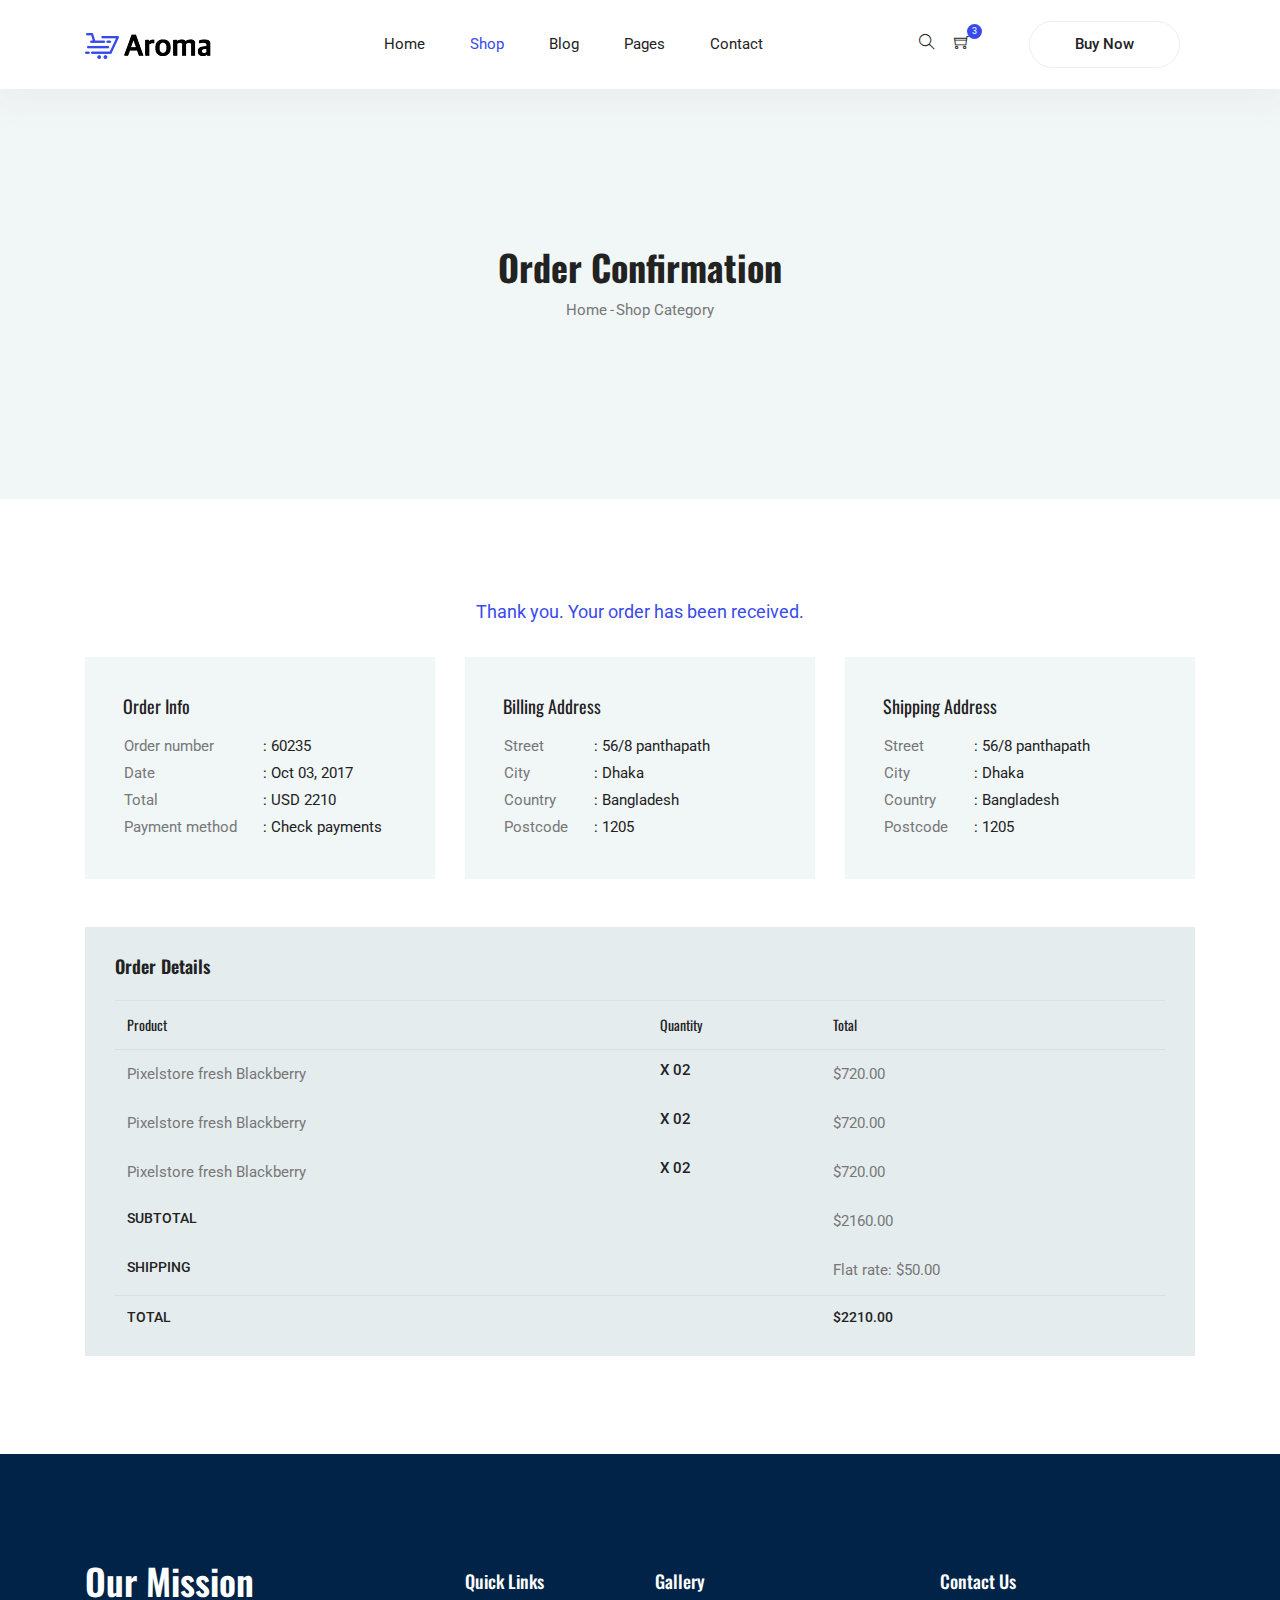
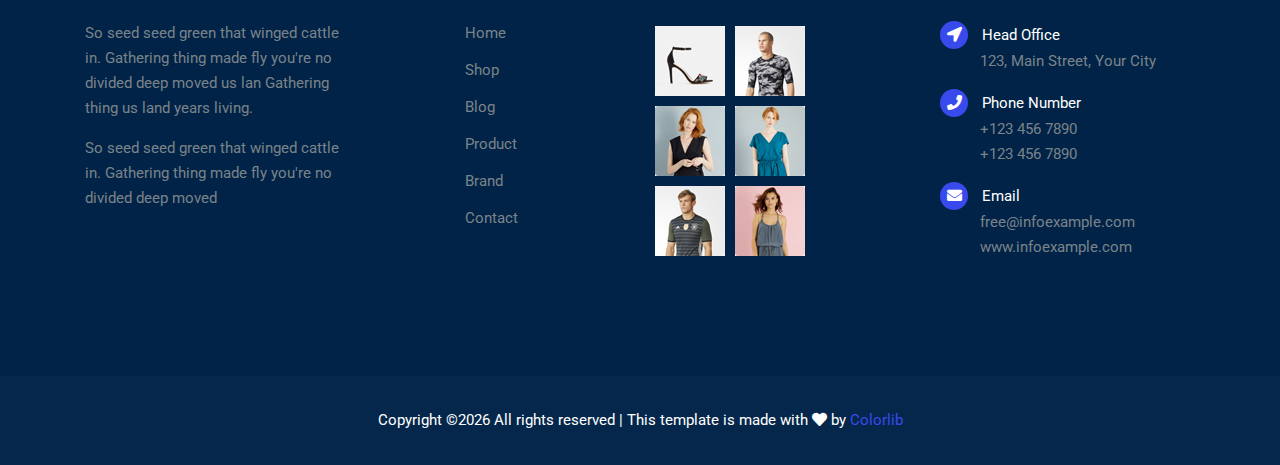
<file: aroma/confirmation.html>
<!DOCTYPE html>
<html lang="en">
<head>
  <meta charset="UTF-8">
  <meta name="viewport" content="width=device-width, initial-scale=1.0">
  <meta http-equiv="X-UA-Compatible" content="ie=edge">
  <title>Aroma Shop</title>
	<link rel="icon" href="img/Fevicon.png" type="image/png">
  <link rel="stylesheet" href="vendors/bootstrap/bootstrap.min.css">
  <link rel="stylesheet" href="vendors/fontawesome/css/all.min.css">
	<link rel="stylesheet" href="vendors/themify-icons/themify-icons.css">
	<link rel="stylesheet" href="vendors/linericon/style.css">
  <link rel="stylesheet" href="vendors/owl-carousel/owl.theme.default.min.css">
  <link rel="stylesheet" href="vendors/owl-carousel/owl.carousel.min.css">
  <link rel="stylesheet" href="vendors/nice-select/nice-select.css">
  <link rel="stylesheet" href="vendors/nouislider/nouislider.min.css">

  <link rel="stylesheet" href="css/style.css">
</head>
<body>
  <!--================ Start Header Menu Area =================-->
	<header class="header_area">
    <div class="main_menu">
      <nav class="navbar navbar-expand-lg navbar-light">
        <div class="container">
          <a class="navbar-brand logo_h" href="index.html"><img src="img/logo.png" alt=""></a>
          <button class="navbar-toggler" type="button" data-toggle="collapse" data-target="#navbarSupportedContent"
            aria-controls="navbarSupportedContent" aria-expanded="false" aria-label="Toggle navigation">
            <span class="icon-bar"></span>
            <span class="icon-bar"></span>
            <span class="icon-bar"></span>
          </button>
          <div class="collapse navbar-collapse offset" id="navbarSupportedContent">
            <ul class="nav navbar-nav menu_nav ml-auto mr-auto">
              <li class="nav-item"><a class="nav-link" href="index.html">Home</a></li>
              <li class="nav-item active submenu dropdown">
                <a href="#" class="nav-link dropdown-toggle" data-toggle="dropdown" role="button" aria-haspopup="true"
                  aria-expanded="false">Shop</a>
                <ul class="dropdown-menu">
                  <li class="nav-item"><a class="nav-link" href="category.html">Shop Category</a></li>
                  <li class="nav-item"><a class="nav-link" href="single-product.html">Product Details</a></li>
                  <li class="nav-item"><a class="nav-link" href="checkout.html">Product Checkout</a></li>
                  <li class="nav-item"><a class="nav-link" href="confirmation.html">Confirmation</a></li>
                  <li class="nav-item"><a class="nav-link" href="cart.html">Shopping Cart</a></li>
                </ul>
							</li>
              <li class="nav-item submenu dropdown">
                <a href="#" class="nav-link dropdown-toggle" data-toggle="dropdown" role="button" aria-haspopup="true"
                  aria-expanded="false">Blog</a>
                <ul class="dropdown-menu">
                  <li class="nav-item"><a class="nav-link" href="blog.html">Blog</a></li>
                  <li class="nav-item"><a class="nav-link" href="single-blog.html">Blog Details</a></li>
                </ul>
							</li>
							<li class="nav-item submenu dropdown">
                <a href="#" class="nav-link dropdown-toggle" data-toggle="dropdown" role="button" aria-haspopup="true"
                  aria-expanded="false">Pages</a>
                <ul class="dropdown-menu">
                  <li class="nav-item"><a class="nav-link" href="login.html">Login</a></li>
                  <li class="nav-item"><a class="nav-link" href="register.html">Register</a></li>
                  <li class="nav-item"><a class="nav-link" href="tracking-order.html">Tracking</a></li>
                </ul>
              </li>
              <li class="nav-item"><a class="nav-link" href="contact.html">Contact</a></li>
            </ul>

            <ul class="nav-shop">
              <li class="nav-item"><button><i class="ti-search"></i></button></li>
              <li class="nav-item"><button><i class="ti-shopping-cart"></i><span class="nav-shop__circle">3</span></button> </li>
              <li class="nav-item"><a class="button button-header" href="#">Buy Now</a></li>
            </ul>
          </div>
        </div>
      </nav>
    </div>
  </header>
	<!--================ End Header Menu Area =================-->
  
	<!-- ================ start banner area ================= -->	
	<section class="blog-banner-area" id="category">
		<div class="container h-100">
			<div class="blog-banner">
				<div class="text-center">
					<h1>Order Confirmation</h1>
					<nav aria-label="breadcrumb" class="banner-breadcrumb">
            <ol class="breadcrumb">
              <li class="breadcrumb-item"><a href="#">Home</a></li>
              <li class="breadcrumb-item active" aria-current="page">Shop Category</li>
            </ol>
          </nav>
				</div>
			</div>
    </div>
	</section>
	<!-- ================ end banner area ================= -->
  
  <!--================Order Details Area =================-->
  <section class="order_details section-margin--small">
    <div class="container">
      <p class="text-center billing-alert">Thank you. Your order has been received.</p>
      <div class="row mb-5">
        <div class="col-md-6 col-xl-4 mb-4 mb-xl-0">
          <div class="confirmation-card">
            <h3 class="billing-title">Order Info</h3>
            <table class="order-rable">
              <tr>
                <td>Order number</td>
                <td>: 60235</td>
              </tr>
              <tr>
                <td>Date</td>
                <td>: Oct 03, 2017</td>
              </tr>
              <tr>
                <td>Total</td>
                <td>: USD 2210</td>
              </tr>
              <tr>
                <td>Payment method</td>
                <td>: Check payments</td>
              </tr>
            </table>
          </div>
        </div>
        <div class="col-md-6 col-xl-4 mb-4 mb-xl-0">
          <div class="confirmation-card">
            <h3 class="billing-title">Billing Address</h3>
            <table class="order-rable">
              <tr>
                <td>Street</td>
                <td>: 56/8 panthapath</td>
              </tr>
              <tr>
                <td>City</td>
                <td>: Dhaka</td>
              </tr>
              <tr>
                <td>Country</td>
                <td>: Bangladesh</td>
              </tr>
              <tr>
                <td>Postcode</td>
                <td>: 1205</td>
              </tr>
            </table>
          </div>
        </div>
        <div class="col-md-6 col-xl-4 mb-4 mb-xl-0">
          <div class="confirmation-card">
            <h3 class="billing-title">Shipping Address</h3>
            <table class="order-rable">
              <tr>
                <td>Street</td>
                <td>: 56/8 panthapath</td>
              </tr>
              <tr>
                <td>City</td>
                <td>: Dhaka</td>
              </tr>
              <tr>
                <td>Country</td>
                <td>: Bangladesh</td>
              </tr>
              <tr>
                <td>Postcode</td>
                <td>: 1205</td>
              </tr>
            </table>
          </div>
        </div>
      </div>
      <div class="order_details_table">
        <h2>Order Details</h2>
        <div class="table-responsive">
          <table class="table">
            <thead>
              <tr>
                <th scope="col">Product</th>
                <th scope="col">Quantity</th>
                <th scope="col">Total</th>
              </tr>
            </thead>
            <tbody>
              <tr>
                <td>
                  <p>Pixelstore fresh Blackberry</p>
                </td>
                <td>
                  <h5>x 02</h5>
                </td>
                <td>
                  <p>$720.00</p>
                </td>
              </tr>
              <tr>
                <td>
                  <p>Pixelstore fresh Blackberry</p>
                </td>
                <td>
                  <h5>x 02</h5>
                </td>
                <td>
                  <p>$720.00</p>
                </td>
              </tr>
              <tr>
                <td>
                  <p>Pixelstore fresh Blackberry</p>
                </td>
                <td>
                  <h5>x 02</h5>
                </td>
                <td>
                  <p>$720.00</p>
                </td>
              </tr>
              <tr>
                <td>
                  <h4>Subtotal</h4>
                </td>
                <td>
                  <h5></h5>
                </td>
                <td>
                  <p>$2160.00</p>
                </td>
              </tr>
              <tr>
                <td>
                  <h4>Shipping</h4>
                </td>
                <td>
                  <h5></h5>
                </td>
                <td>
                  <p>Flat rate: $50.00</p>
                </td>
              </tr>
              <tr>
                <td>
                  <h4>Total</h4>
                </td>
                <td>
                  <h5></h5>
                </td>
                <td>
                  <h4>$2210.00</h4>
                </td>
              </tr>
            </tbody>
          </table>
        </div>
      </div>
    </div>
  </section>
  <!--================End Order Details Area =================-->



  <!--================ Start footer Area  =================-->	
	<footer>
		<div class="footer-area footer-only">
			<div class="container">
				<div class="row section_gap">
					<div class="col-lg-3 col-md-6 col-sm-6">
						<div class="single-footer-widget tp_widgets ">
							<h4 class="footer_title large_title">Our Mission</h4>
							<p>
								So seed seed green that winged cattle in. Gathering thing made fly you're no 
								divided deep moved us lan Gathering thing us land years living.
							</p>
							<p>
								So seed seed green that winged cattle in. Gathering thing made fly you're no divided deep moved 
							</p>
						</div>
					</div>
					<div class="offset-lg-1 col-lg-2 col-md-6 col-sm-6">
						<div class="single-footer-widget tp_widgets">
							<h4 class="footer_title">Quick Links</h4>
							<ul class="list">
								<li><a href="#">Home</a></li>
								<li><a href="#">Shop</a></li>
								<li><a href="#">Blog</a></li>
								<li><a href="#">Product</a></li>
								<li><a href="#">Brand</a></li>
								<li><a href="#">Contact</a></li>
							</ul>
						</div>
					</div>
					<div class="col-lg-2 col-md-6 col-sm-6">
						<div class="single-footer-widget instafeed">
							<h4 class="footer_title">Gallery</h4>
							<ul class="list instafeed d-flex flex-wrap">
								<li><img src="img/gallery/r1.jpg" alt=""></li>
								<li><img src="img/gallery/r2.jpg" alt=""></li>
								<li><img src="img/gallery/r3.jpg" alt=""></li>
								<li><img src="img/gallery/r5.jpg" alt=""></li>
								<li><img src="img/gallery/r7.jpg" alt=""></li>
								<li><img src="img/gallery/r8.jpg" alt=""></li>
							</ul>
						</div>
					</div>
					<div class="offset-lg-1 col-lg-3 col-md-6 col-sm-6">
						<div class="single-footer-widget tp_widgets">
							<h4 class="footer_title">Contact Us</h4>
							<div class="ml-40">
								<p class="sm-head">
									<span class="fa fa-location-arrow"></span>
									Head Office
								</p>
								<p>123, Main Street, Your City</p>
	
								<p class="sm-head">
									<span class="fa fa-phone"></span>
									Phone Number
								</p>
								<p>
									+123 456 7890 <br>
									+123 456 7890
								</p>
	
								<p class="sm-head">
									<span class="fa fa-envelope"></span>
									Email
								</p>
								<p>
									free@infoexample.com <br>
									www.infoexample.com
								</p>
							</div>
						</div>
					</div>
				</div>
			</div>
		</div>

		<div class="footer-bottom">
			<div class="container">
				<div class="row d-flex">
					<p class="col-lg-12 footer-text text-center">
						<!-- Link back to Colorlib can't be removed. Template is licensed under CC BY 3.0. -->
Copyright &copy;<script>document.write(new Date().getFullYear());</script> All rights reserved | This template is made with <i class="fa fa-heart" aria-hidden="true"></i> by <a href="https://colorlib.com" target="_blank">Colorlib</a>
<!-- Link back to Colorlib can't be removed. Template is licensed under CC BY 3.0. --></p>
				</div>
			</div>
		</div>
	</footer>
	<!--================ End footer Area  =================-->



  <script src="vendors/jquery/jquery-3.2.1.min.js"></script>
  <script src="vendors/bootstrap/bootstrap.bundle.min.js"></script>
  <script src="vendors/skrollr.min.js"></script>
  <script src="vendors/owl-carousel/owl.carousel.min.js"></script>
  <script src="vendors/nice-select/jquery.nice-select.min.js"></script>
  <script src="vendors/jquery.ajaxchimp.min.js"></script>
  <script src="vendors/mail-script.js"></script>
  <script src="js/main.js"></script>
</body>
</html>
</file>
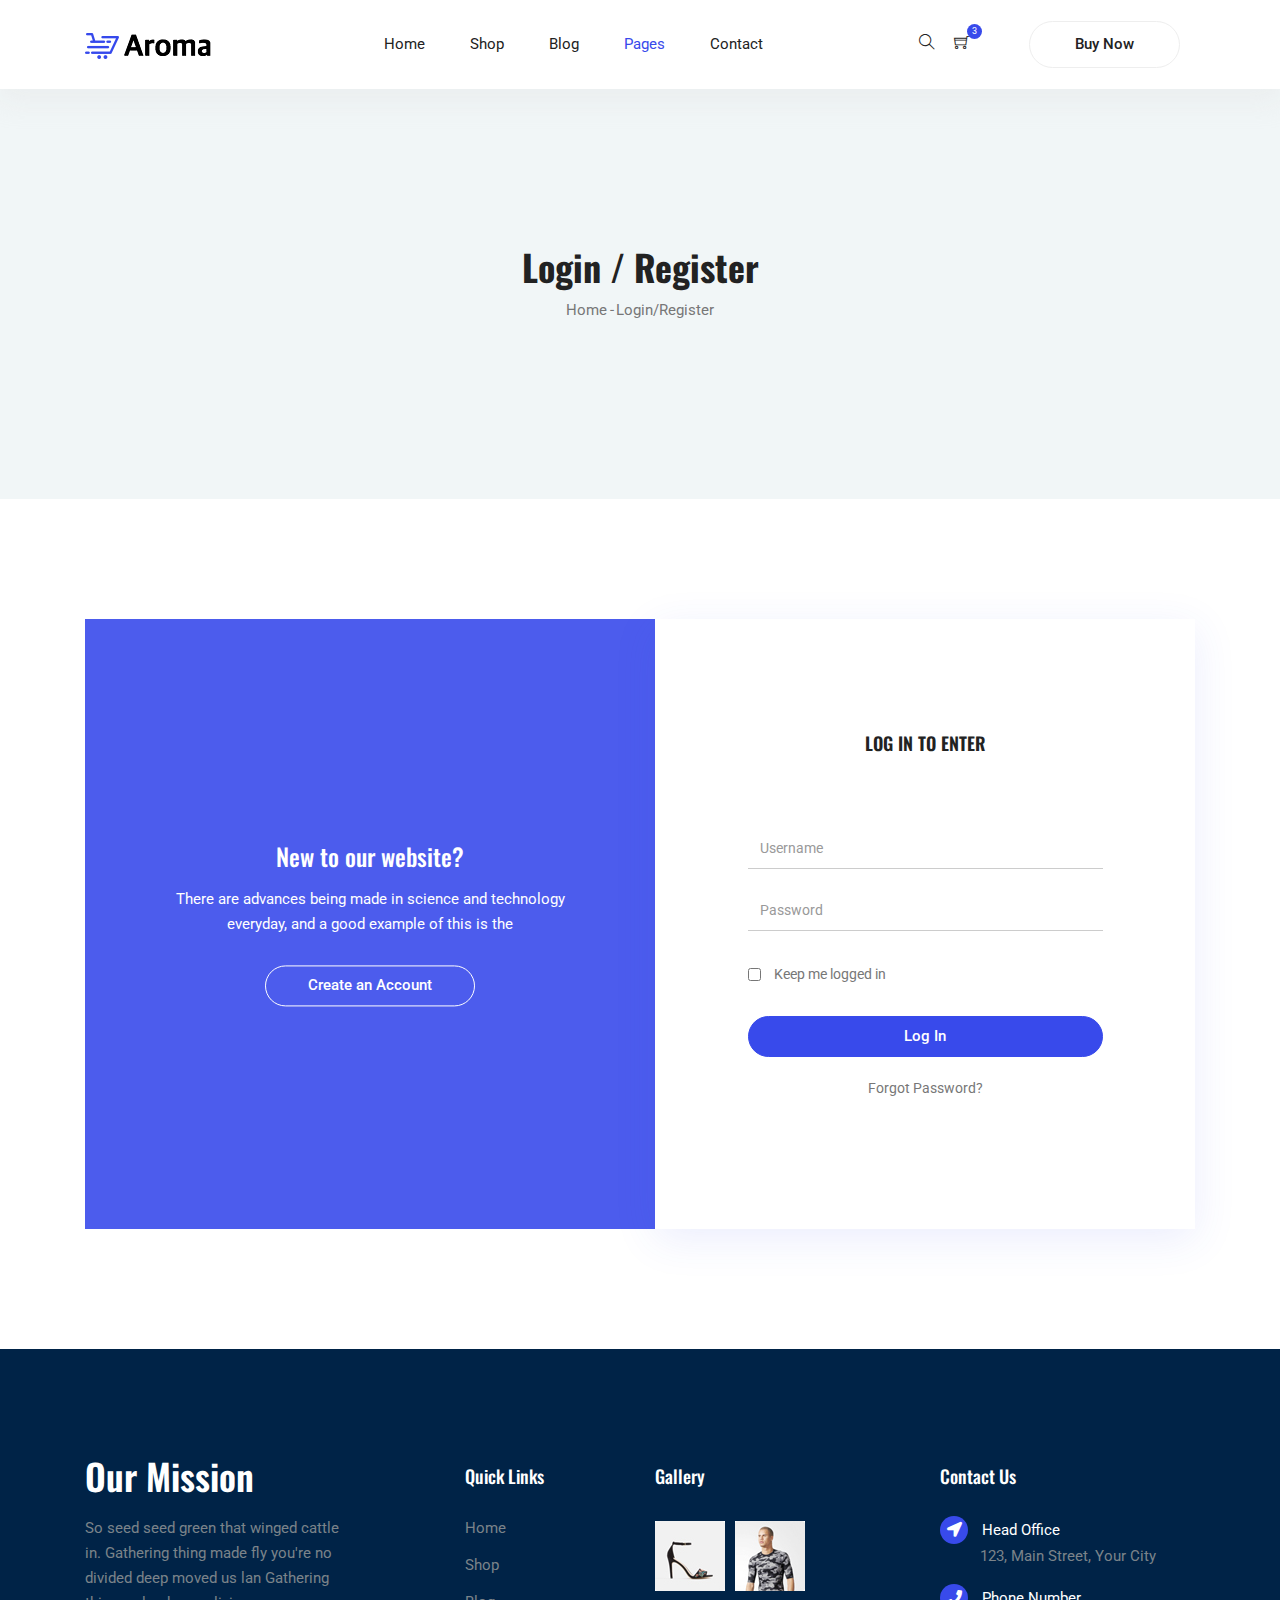
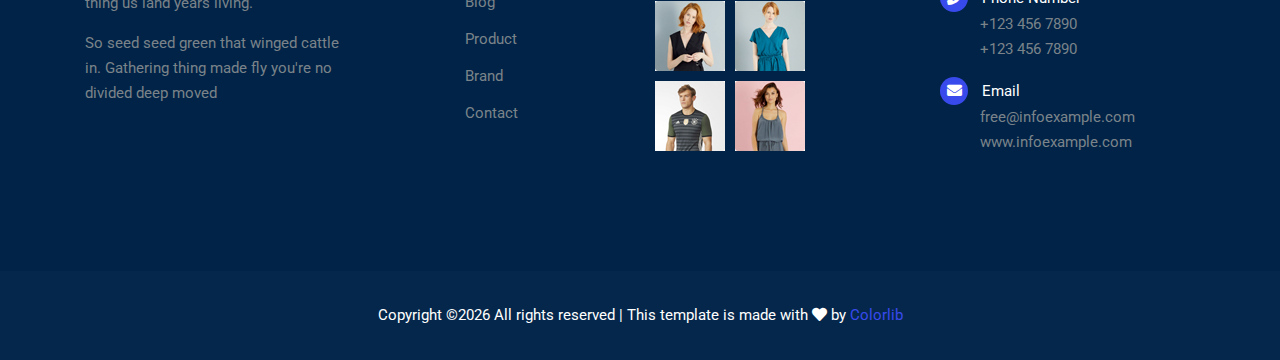
<file: aroma/login.html>
<!DOCTYPE html>
<html lang="en">
<head>
  <meta charset="UTF-8">
  <meta name="viewport" content="width=device-width, initial-scale=1.0">
  <meta http-equiv="X-UA-Compatible" content="ie=edge">
  <title>Aroma Shop - Login</title>
	<link rel="icon" href="img/Fevicon.png" type="image/png">
  <link rel="stylesheet" href="vendors/bootstrap/bootstrap.min.css">
  <link rel="stylesheet" href="vendors/fontawesome/css/all.min.css">
	<link rel="stylesheet" href="vendors/themify-icons/themify-icons.css">
	<link rel="stylesheet" href="vendors/linericon/style.css">
  <link rel="stylesheet" href="vendors/owl-carousel/owl.theme.default.min.css">
  <link rel="stylesheet" href="vendors/owl-carousel/owl.carousel.min.css">
  <link rel="stylesheet" href="vendors/nice-select/nice-select.css">
  <link rel="stylesheet" href="vendors/nouislider/nouislider.min.css">

  <link rel="stylesheet" href="css/style.css">
</head>
<body>
	<!--================ Start Header Menu Area =================-->
	<header class="header_area">
    <div class="main_menu">
      <nav class="navbar navbar-expand-lg navbar-light">
        <div class="container">
          <a class="navbar-brand logo_h" href="index.html"><img src="img/logo.png" alt=""></a>
          <button class="navbar-toggler" type="button" data-toggle="collapse" data-target="#navbarSupportedContent"
            aria-controls="navbarSupportedContent" aria-expanded="false" aria-label="Toggle navigation">
            <span class="icon-bar"></span>
            <span class="icon-bar"></span>
            <span class="icon-bar"></span>
          </button>
          <div class="collapse navbar-collapse offset" id="navbarSupportedContent">
            <ul class="nav navbar-nav menu_nav ml-auto mr-auto">
              <li class="nav-item"><a class="nav-link" href="index.html">Home</a></li>
              <li class="nav-item submenu dropdown">
                <a href="#" class="nav-link dropdown-toggle" data-toggle="dropdown" role="button" aria-haspopup="true"
                  aria-expanded="false">Shop</a>
                <ul class="dropdown-menu">
                  <li class="nav-item"><a class="nav-link" href="category.html">Shop Category</a></li>
                  <li class="nav-item"><a class="nav-link" href="single-product.html">Blog Details</a></li>
                  <li class="nav-item"><a class="nav-link" href="checkout.html">Product Checkout</a></li>
                  <li class="nav-item"><a class="nav-link" href="confirmation.html">Confirmation</a></li>
                  <li class="nav-item"><a class="nav-link" href="cart.html">Shopping Cart</a></li>
                </ul>
							</li>
              <li class="nav-item submenu dropdown">
                <a href="#" class="nav-link dropdown-toggle" data-toggle="dropdown" role="button" aria-haspopup="true"
                  aria-expanded="false">Blog</a>
                <ul class="dropdown-menu">
                  <li class="nav-item"><a class="nav-link" href="blog.html">Blog</a></li>
                  <li class="nav-item"><a class="nav-link" href="single-blog.html">Blog Details</a></li>
                </ul>
							</li>
							<li class="nav-item active submenu dropdown">
                <a href="#" class="nav-link dropdown-toggle" data-toggle="dropdown" role="button" aria-haspopup="true"
                  aria-expanded="false">Pages</a>
                <ul class="dropdown-menu">
                  <li class="nav-item"><a class="nav-link" href="login.html">Login</a></li>
                  <li class="nav-item"><a class="nav-link" href="register.html">Register</a></li>
                  <li class="nav-item"><a class="nav-link" href="tracking-order.html">Tracking</a></li>
                </ul>
              </li>
              <li class="nav-item"><a class="nav-link" href="contact.html">Contact</a></li>
            </ul>

            <ul class="nav-shop">
              <li class="nav-item"><button><i class="ti-search"></i></button></li>
              <li class="nav-item"><button><i class="ti-shopping-cart"></i><span class="nav-shop__circle">3</span></button> </li>
              <li class="nav-item"><a class="button button-header" href="#">Buy Now</a></li>
            </ul>
          </div>
        </div>
      </nav>
    </div>
  </header>
	<!--================ End Header Menu Area =================-->
  
  <!-- ================ start banner area ================= -->	
	<section class="blog-banner-area" id="category">
		<div class="container h-100">
			<div class="blog-banner">
				<div class="text-center">
					<h1>Login / Register</h1>
					<nav aria-label="breadcrumb" class="banner-breadcrumb">
            <ol class="breadcrumb">
              <li class="breadcrumb-item"><a href="#">Home</a></li>
              <li class="breadcrumb-item active" aria-current="page">Login/Register</li>
            </ol>
          </nav>
				</div>
			</div>
    </div>
	</section>
	<!-- ================ end banner area ================= -->
  
  <!--================Login Box Area =================-->
	<section class="login_box_area section-margin">
		<div class="container">
			<div class="row">
				<div class="col-lg-6">
					<div class="login_box_img">
						<div class="hover">
							<h4>New to our website?</h4>
							<p>There are advances being made in science and technology everyday, and a good example of this is the</p>
							<a class="button button-account" href="register.html">Create an Account</a>
						</div>
					</div>
				</div>
				<div class="col-lg-6">
					<div class="login_form_inner">
						<h3>Log in to enter</h3>
						<form class="row login_form" action="#/" id="contactForm" >
							<div class="col-md-12 form-group">
								<input type="text" class="form-control" id="name" name="name" placeholder="Username" onfocus="this.placeholder = ''" onblur="this.placeholder = 'Username'">
							</div>
							<div class="col-md-12 form-group">
								<input type="text" class="form-control" id="name" name="name" placeholder="Password" onfocus="this.placeholder = ''" onblur="this.placeholder = 'Password'">
							</div>
							<div class="col-md-12 form-group">
								<div class="creat_account">
									<input type="checkbox" id="f-option2" name="selector">
									<label for="f-option2">Keep me logged in</label>
								</div>
							</div>
							<div class="col-md-12 form-group">
								<button type="submit" value="submit" class="button button-login w-100">Log In</button>
								<a href="#">Forgot Password?</a>
							</div>
						</form>
					</div>
				</div>
			</div>
		</div>
	</section>
	<!--================End Login Box Area =================-->



  <!--================ Start footer Area  =================-->	
	<footer>
		<div class="footer-area footer-only">
			<div class="container">
				<div class="row section_gap">
					<div class="col-lg-3 col-md-6 col-sm-6">
						<div class="single-footer-widget tp_widgets ">
							<h4 class="footer_title large_title">Our Mission</h4>
							<p>
								So seed seed green that winged cattle in. Gathering thing made fly you're no 
								divided deep moved us lan Gathering thing us land years living.
							</p>
							<p>
								So seed seed green that winged cattle in. Gathering thing made fly you're no divided deep moved 
							</p>
						</div>
					</div>
					<div class="offset-lg-1 col-lg-2 col-md-6 col-sm-6">
						<div class="single-footer-widget tp_widgets">
							<h4 class="footer_title">Quick Links</h4>
							<ul class="list">
								<li><a href="#">Home</a></li>
								<li><a href="#">Shop</a></li>
								<li><a href="#">Blog</a></li>
								<li><a href="#">Product</a></li>
								<li><a href="#">Brand</a></li>
								<li><a href="#">Contact</a></li>
							</ul>
						</div>
					</div>
					<div class="col-lg-2 col-md-6 col-sm-6">
						<div class="single-footer-widget instafeed">
							<h4 class="footer_title">Gallery</h4>
							<ul class="list instafeed d-flex flex-wrap">
								<li><img src="img/gallery/r1.jpg" alt=""></li>
								<li><img src="img/gallery/r2.jpg" alt=""></li>
								<li><img src="img/gallery/r3.jpg" alt=""></li>
								<li><img src="img/gallery/r5.jpg" alt=""></li>
								<li><img src="img/gallery/r7.jpg" alt=""></li>
								<li><img src="img/gallery/r8.jpg" alt=""></li>
							</ul>
						</div>
					</div>
					<div class="offset-lg-1 col-lg-3 col-md-6 col-sm-6">
						<div class="single-footer-widget tp_widgets">
							<h4 class="footer_title">Contact Us</h4>
							<div class="ml-40">
								<p class="sm-head">
									<span class="fa fa-location-arrow"></span>
									Head Office
								</p>
								<p>123, Main Street, Your City</p>
	
								<p class="sm-head">
									<span class="fa fa-phone"></span>
									Phone Number
								</p>
								<p>
									+123 456 7890 <br>
									+123 456 7890
								</p>
	
								<p class="sm-head">
									<span class="fa fa-envelope"></span>
									Email
								</p>
								<p>
									free@infoexample.com <br>
									www.infoexample.com
								</p>
							</div>
						</div>
					</div>
				</div>
			</div>
		</div>

		<div class="footer-bottom">
			<div class="container">
				<div class="row d-flex">
					<p class="col-lg-12 footer-text text-center">
						<!-- Link back to Colorlib can't be removed. Template is licensed under CC BY 3.0. -->
Copyright &copy;<script>document.write(new Date().getFullYear());</script> All rights reserved | This template is made with <i class="fa fa-heart" aria-hidden="true"></i> by <a href="https://colorlib.com" target="_blank">Colorlib</a>
<!-- Link back to Colorlib can't be removed. Template is licensed under CC BY 3.0. --></p>
				</div>
			</div>
		</div>
	</footer>
	<!--================ End footer Area  =================-->



  <script src="vendors/jquery/jquery-3.2.1.min.js"></script>
  <script src="vendors/bootstrap/bootstrap.bundle.min.js"></script>
  <script src="vendors/skrollr.min.js"></script>
  <script src="vendors/owl-carousel/owl.carousel.min.js"></script>
  <script src="vendors/nice-select/jquery.nice-select.min.js"></script>
  <script src="vendors/jquery.ajaxchimp.min.js"></script>
  <script src="vendors/mail-script.js"></script>
  <script src="js/main.js"></script>
</body>
</html>
</file>
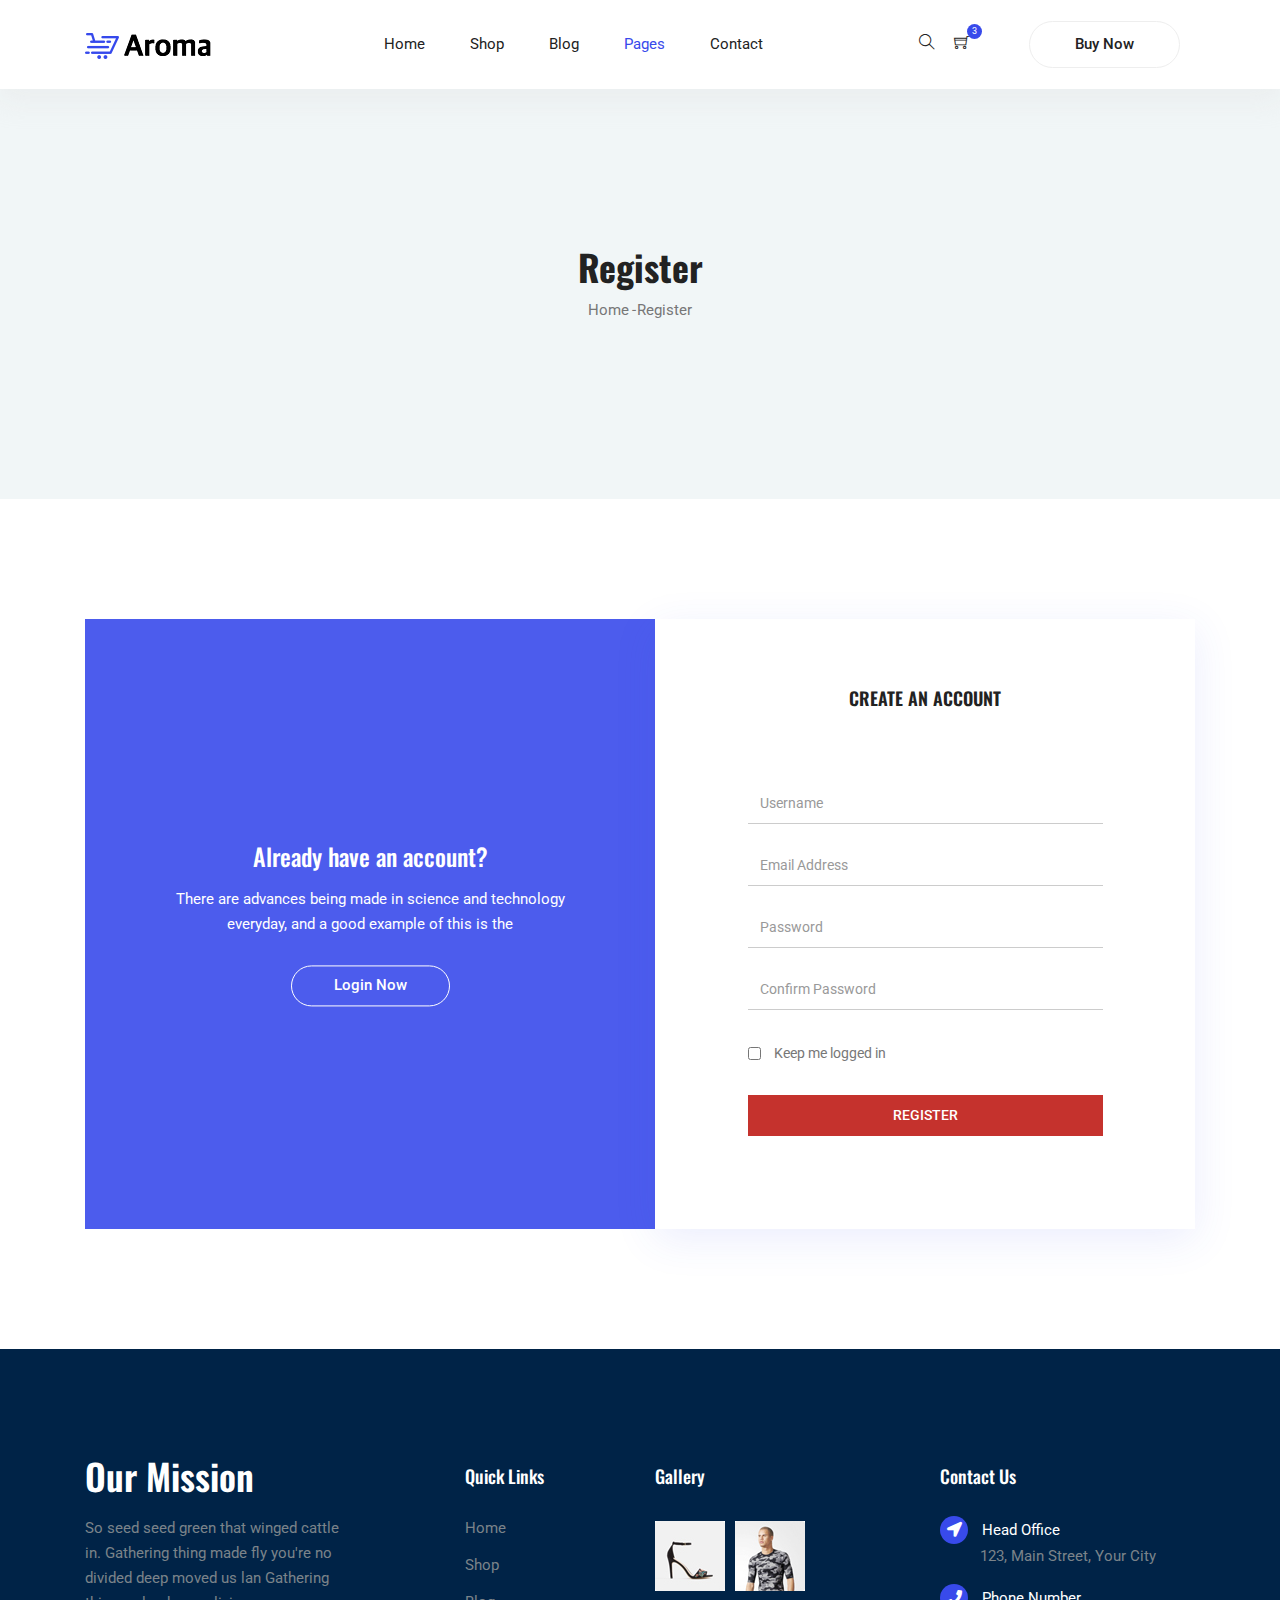
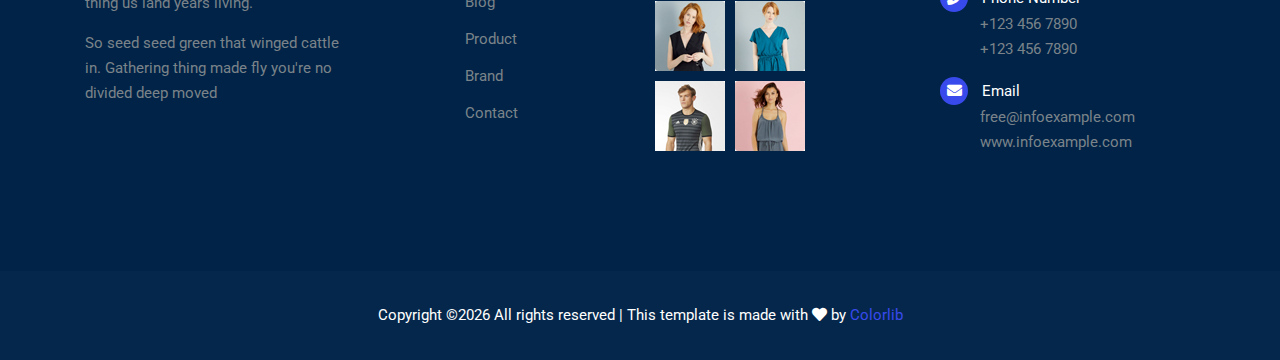
<file: aroma/register.html>
<!DOCTYPE html>
<html lang="en">
<head>
  <meta charset="UTF-8">
  <meta name="viewport" content="width=device-width, initial-scale=1.0">
  <meta http-equiv="X-UA-Compatible" content="ie=edge">
  <title>Aroma Shop - Login</title>
	<link rel="icon" href="img/Fevicon.png" type="image/png">
  <link rel="stylesheet" href="vendors/bootstrap/bootstrap.min.css">
  <link rel="stylesheet" href="vendors/fontawesome/css/all.min.css">
	<link rel="stylesheet" href="vendors/themify-icons/themify-icons.css">
	<link rel="stylesheet" href="vendors/linericon/style.css">
  <link rel="stylesheet" href="vendors/owl-carousel/owl.theme.default.min.css">
  <link rel="stylesheet" href="vendors/owl-carousel/owl.carousel.min.css">
  <link rel="stylesheet" href="vendors/nice-select/nice-select.css">
  <link rel="stylesheet" href="vendors/nouislider/nouislider.min.css">

  <link rel="stylesheet" href="css/style.css">
</head>
<body>
	<!--================ Start Header Menu Area =================-->
	<header class="header_area">
    <div class="main_menu">
      <nav class="navbar navbar-expand-lg navbar-light">
        <div class="container">
          <a class="navbar-brand logo_h" href="index.html"><img src="img/logo.png" alt=""></a>
          <button class="navbar-toggler" type="button" data-toggle="collapse" data-target="#navbarSupportedContent"
            aria-controls="navbarSupportedContent" aria-expanded="false" aria-label="Toggle navigation">
            <span class="icon-bar"></span>
            <span class="icon-bar"></span>
            <span class="icon-bar"></span>
          </button>
          <div class="collapse navbar-collapse offset" id="navbarSupportedContent">
            <ul class="nav navbar-nav menu_nav ml-auto mr-auto">
              <li class="nav-item"><a class="nav-link" href="index.html">Home</a></li>
              <li class="nav-item submenu dropdown">
                <a href="#" class="nav-link dropdown-toggle" data-toggle="dropdown" role="button" aria-haspopup="true"
                  aria-expanded="false">Shop</a>
                <ul class="dropdown-menu">
                  <li class="nav-item"><a class="nav-link" href="category.html">Shop Category</a></li>
                  <li class="nav-item"><a class="nav-link" href="single-product.html">Blog Details</a></li>
                  <li class="nav-item"><a class="nav-link" href="checkout.html">Product Checkout</a></li>
                  <li class="nav-item"><a class="nav-link" href="confirmation.html">Confirmation</a></li>
                  <li class="nav-item"><a class="nav-link" href="cart.html">Shopping Cart</a></li>
                </ul>
							</li>
              <li class="nav-item submenu dropdown">
                <a href="#" class="nav-link dropdown-toggle" data-toggle="dropdown" role="button" aria-haspopup="true"
                  aria-expanded="false">Blog</a>
                <ul class="dropdown-menu">
                  <li class="nav-item"><a class="nav-link" href="blog.html">Blog</a></li>
                  <li class="nav-item"><a class="nav-link" href="single-blog.html">Blog Details</a></li>
                </ul>
							</li>
							<li class="nav-item active submenu dropdown">
                <a href="#" class="nav-link dropdown-toggle" data-toggle="dropdown" role="button" aria-haspopup="true"
                  aria-expanded="false">Pages</a>
                <ul class="dropdown-menu">
									<li class="nav-item"><a class="nav-link" href="login.html">Login</a></li>
                  <li class="nav-item"><a class="nav-link" href="register.html">Register</a></li>									
                  <li class="nav-item"><a class="nav-link" href="tracking-order.html">Tracking</a></li>
                </ul>
              </li>
              <li class="nav-item"><a class="nav-link" href="contact.html">Contact</a></li>
            </ul>

            <ul class="nav-shop">
              <li class="nav-item"><button><i class="ti-search"></i></button></li>
              <li class="nav-item"><button><i class="ti-shopping-cart"></i><span class="nav-shop__circle">3</span></button> </li>
              <li class="nav-item"><a class="button button-header" href="#">Buy Now</a></li>
            </ul>
          </div>
        </div>
      </nav>
    </div>
  </header>
	<!--================ End Header Menu Area =================-->
  
  <!-- ================ start banner area ================= -->	
	<section class="blog-banner-area" id="category">
		<div class="container h-100">
			<div class="blog-banner">
				<div class="text-center">
					<h1>Register</h1>
					<nav aria-label="breadcrumb" class="banner-breadcrumb">
            <ol class="breadcrumb">
              <li class="breadcrumb-item"><a href="#">Home</a></li>
              <li class="breadcrumb-item active" aria-current="page">Register</li>
            </ol>
          </nav>
				</div>
			</div>
    </div>
	</section>
	<!-- ================ end banner area ================= -->
  
  <!--================Login Box Area =================-->
	<section class="login_box_area section-margin">
		<div class="container">
			<div class="row">
				<div class="col-lg-6">
					<div class="login_box_img">
						<div class="hover">
							<h4>Already have an account?</h4>
							<p>There are advances being made in science and technology everyday, and a good example of this is the</p>
							<a class="button button-account" href="login.html">Login Now</a>
						</div>
					</div>
				</div>
				<div class="col-lg-6">
					<div class="login_form_inner register_form_inner">
						<h3>Create an account</h3>
						<form class="row login_form" action="#/" id="register_form" >
							<div class="col-md-12 form-group">
								<input type="text" class="form-control" id="name" name="name" placeholder="Username" onfocus="this.placeholder = ''" onblur="this.placeholder = 'Username'">
							</div>
							<div class="col-md-12 form-group">
								<input type="text" class="form-control" id="email" name="email" placeholder="Email Address" onfocus="this.placeholder = ''" onblur="this.placeholder = 'Email Address'">
              </div>
              <div class="col-md-12 form-group">
								<input type="text" class="form-control" id="password" name="password" placeholder="Password" onfocus="this.placeholder = ''" onblur="this.placeholder = 'Password'">
              </div>
              <div class="col-md-12 form-group">
								<input type="text" class="form-control" id="confirmPassword" name="confirmPassword" placeholder="Confirm Password" onfocus="this.placeholder = ''" onblur="this.placeholder = 'Confirm Password'">
							</div>
							<div class="col-md-12 form-group">
								<div class="creat_account">
									<input type="checkbox" id="f-option2" name="selector">
									<label for="f-option2">Keep me logged in</label>
								</div>
							</div>
							<div class="col-md-12 form-group">
								<button type="submit" value="submit" class="button button-register w-100">Register</button>
							</div>
						</form>
					</div>
				</div>
			</div>
		</div>
	</section>
	<!--================End Login Box Area =================-->



  <!--================ Start footer Area  =================-->	
	<footer>
		<div class="footer-area footer-only">
			<div class="container">
				<div class="row section_gap">
					<div class="col-lg-3 col-md-6 col-sm-6">
						<div class="single-footer-widget tp_widgets ">
							<h4 class="footer_title large_title">Our Mission</h4>
							<p>
								So seed seed green that winged cattle in. Gathering thing made fly you're no 
								divided deep moved us lan Gathering thing us land years living.
							</p>
							<p>
								So seed seed green that winged cattle in. Gathering thing made fly you're no divided deep moved 
							</p>
						</div>
					</div>
					<div class="offset-lg-1 col-lg-2 col-md-6 col-sm-6">
						<div class="single-footer-widget tp_widgets">
							<h4 class="footer_title">Quick Links</h4>
							<ul class="list">
								<li><a href="#">Home</a></li>
								<li><a href="#">Shop</a></li>
								<li><a href="#">Blog</a></li>
								<li><a href="#">Product</a></li>
								<li><a href="#">Brand</a></li>
								<li><a href="#">Contact</a></li>
							</ul>
						</div>
					</div>
					<div class="col-lg-2 col-md-6 col-sm-6">
						<div class="single-footer-widget instafeed">
							<h4 class="footer_title">Gallery</h4>
							<ul class="list instafeed d-flex flex-wrap">
								<li><img src="img/gallery/r1.jpg" alt=""></li>
								<li><img src="img/gallery/r2.jpg" alt=""></li>
								<li><img src="img/gallery/r3.jpg" alt=""></li>
								<li><img src="img/gallery/r5.jpg" alt=""></li>
								<li><img src="img/gallery/r7.jpg" alt=""></li>
								<li><img src="img/gallery/r8.jpg" alt=""></li>
							</ul>
						</div>
					</div>
					<div class="offset-lg-1 col-lg-3 col-md-6 col-sm-6">
						<div class="single-footer-widget tp_widgets">
							<h4 class="footer_title">Contact Us</h4>
							<div class="ml-40">
								<p class="sm-head">
									<span class="fa fa-location-arrow"></span>
									Head Office
								</p>
								<p>123, Main Street, Your City</p>
	
								<p class="sm-head">
									<span class="fa fa-phone"></span>
									Phone Number
								</p>
								<p>
									+123 456 7890 <br>
									+123 456 7890
								</p>
	
								<p class="sm-head">
									<span class="fa fa-envelope"></span>
									Email
								</p>
								<p>
									free@infoexample.com <br>
									www.infoexample.com
								</p>
							</div>
						</div>
					</div>
				</div>
			</div>
		</div>

		<div class="footer-bottom">
			<div class="container">
				<div class="row d-flex">
					<p class="col-lg-12 footer-text text-center">
						<!-- Link back to Colorlib can't be removed. Template is licensed under CC BY 3.0. -->
Copyright &copy;<script>document.write(new Date().getFullYear());</script> All rights reserved | This template is made with <i class="fa fa-heart" aria-hidden="true"></i> by <a href="https://colorlib.com" target="_blank">Colorlib</a>
<!-- Link back to Colorlib can't be removed. Template is licensed under CC BY 3.0. --></p>
				</div>
			</div>
		</div>
	</footer>
	<!--================ End footer Area  =================-->



  <script src="vendors/jquery/jquery-3.2.1.min.js"></script>
  <script src="vendors/bootstrap/bootstrap.bundle.min.js"></script>
  <script src="vendors/skrollr.min.js"></script>
  <script src="vendors/owl-carousel/owl.carousel.min.js"></script>
  <script src="vendors/nice-select/jquery.nice-select.min.js"></script>
  <script src="vendors/jquery.ajaxchimp.min.js"></script>
  <script src="vendors/mail-script.js"></script>
  <script src="js/main.js"></script>
</body>
</html>
</file>
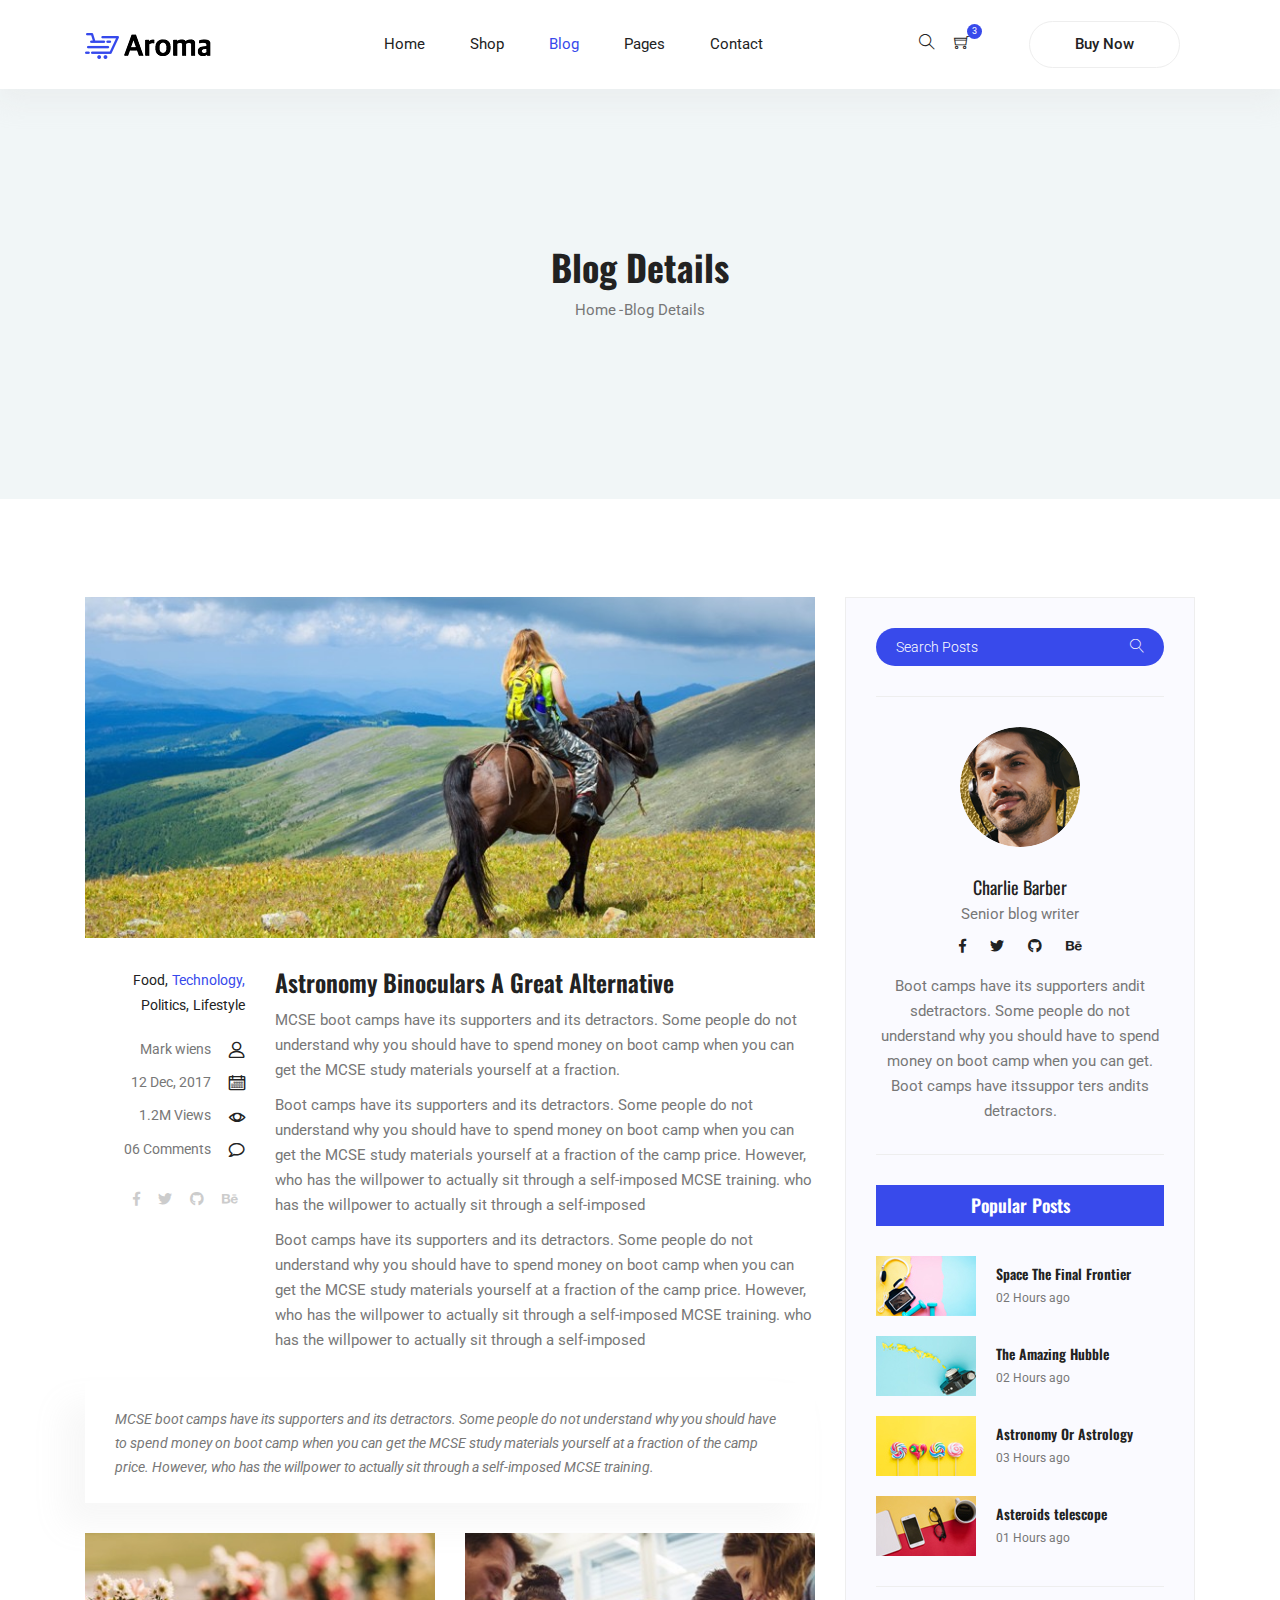
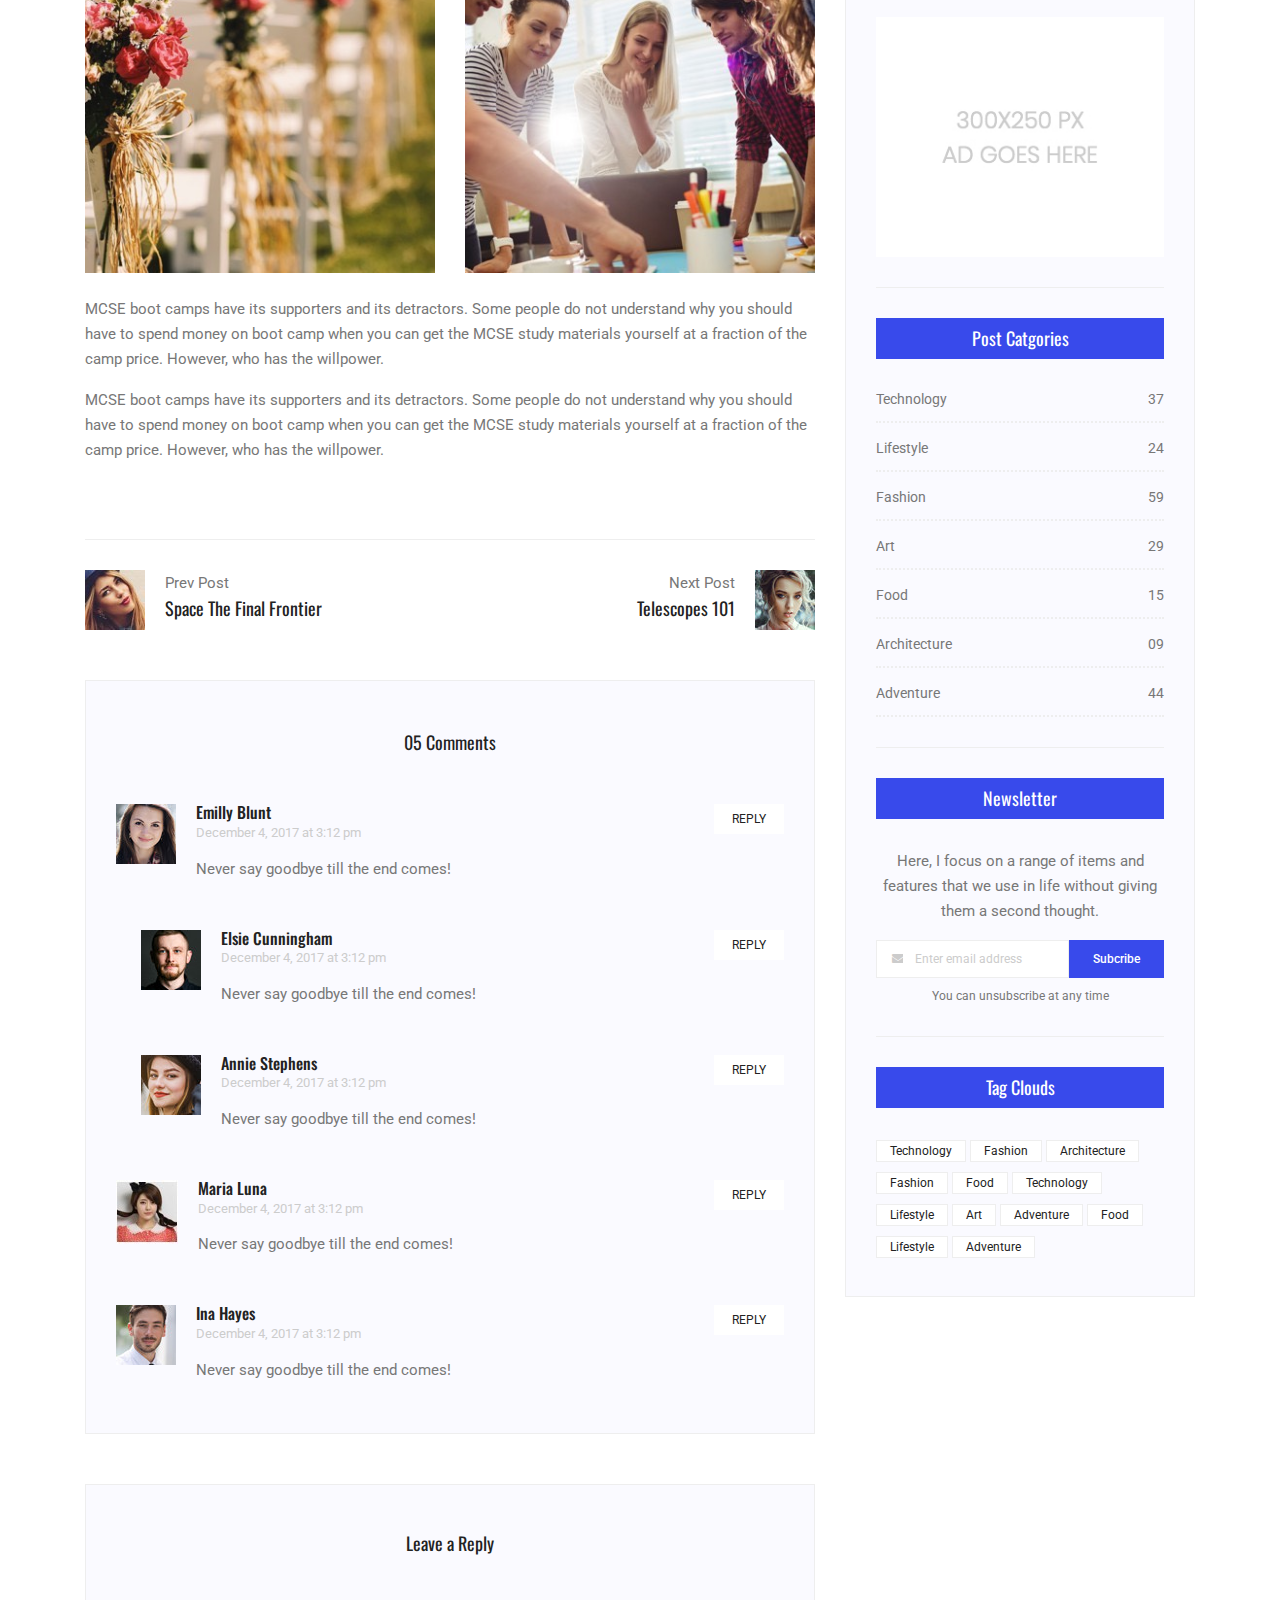
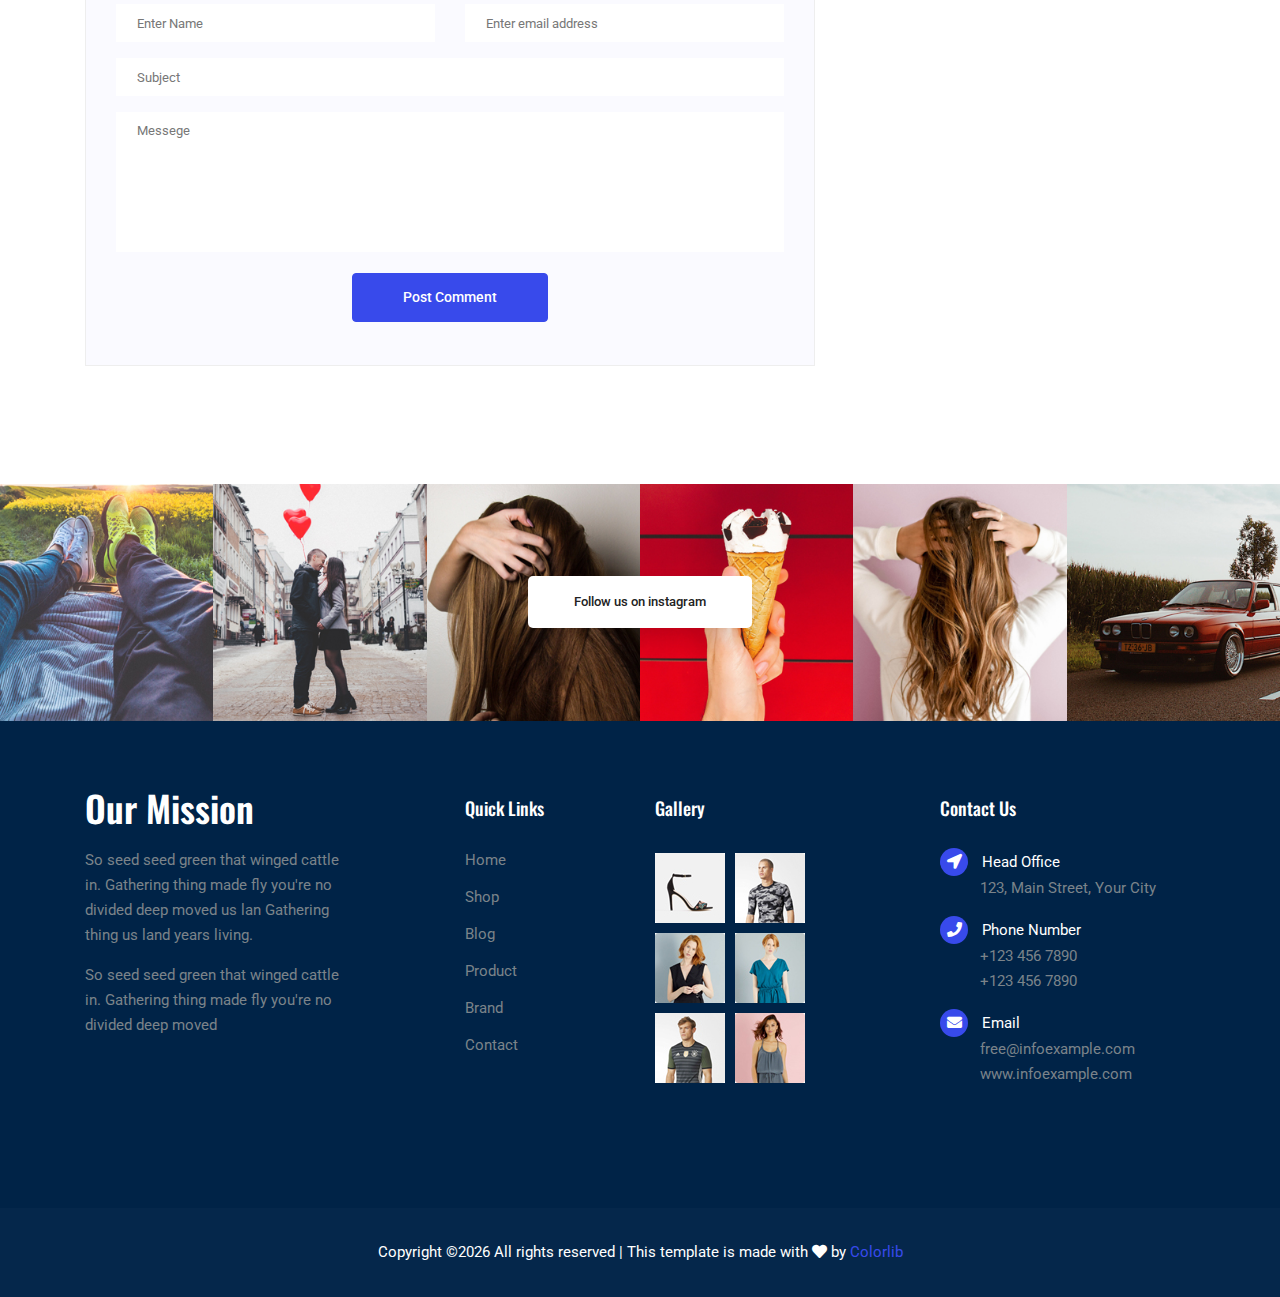
<file: aroma/single-blog.html>
<!DOCTYPE html>
<html lang="en">
<head>
  <meta charset="UTF-8">
  <meta name="viewport" content="width=device-width, initial-scale=1.0">
  <meta http-equiv="X-UA-Compatible" content="ie=edge">
  <title>Aroma Shop - Blog Details</title>
  <link rel="icon" href="img/Fevicon.png" type="image/png">
  <link rel="stylesheet" href="vendors/bootstrap/bootstrap.min.css">
  <link rel="stylesheet" href="vendors/fontawesome/css/all.min.css">
	<link rel="stylesheet" href="vendors/themify-icons/themify-icons.css">
	<link rel="stylesheet" href="vendors/linericon/style.css">
  <link rel="stylesheet" href="vendors/owl-carousel/owl.theme.default.min.css">
  <link rel="stylesheet" href="vendors/owl-carousel/owl.carousel.min.css">

  <link rel="stylesheet" href="css/style.css">
</head>
<body>
  <!--================ Start Header Menu Area =================-->
	<header class="header_area">
    <div class="main_menu">
      <nav class="navbar navbar-expand-lg navbar-light">
        <div class="container">
          <a class="navbar-brand logo_h" href="index.html"><img src="img/logo.png" alt=""></a>
          <button class="navbar-toggler" type="button" data-toggle="collapse" data-target="#navbarSupportedContent"
            aria-controls="navbarSupportedContent" aria-expanded="false" aria-label="Toggle navigation">
            <span class="icon-bar"></span>
            <span class="icon-bar"></span>
            <span class="icon-bar"></span>
          </button>
          <div class="collapse navbar-collapse offset" id="navbarSupportedContent">
            <ul class="nav navbar-nav menu_nav ml-auto mr-auto">
              <li class="nav-item"><a class="nav-link" href="index.html">Home</a></li>
              <li class="nav-item submenu dropdown">
                <a href="#" class="nav-link dropdown-toggle" data-toggle="dropdown" role="button" aria-haspopup="true"
                  aria-expanded="false">Shop</a>
                <ul class="dropdown-menu">
                  <li class="nav-item"><a class="nav-link" href="category.html">Shop Category</a></li>
                  <li class="nav-item"><a class="nav-link" href="single-product.html">Blog Details</a></li>
                  <li class="nav-item"><a class="nav-link" href="checkout.html">Product Checkout</a></li>
                  <li class="nav-item"><a class="nav-link" href="confirmation.html">Confirmation</a></li>
                  <li class="nav-item"><a class="nav-link" href="cart.html">Shopping Cart</a></li>
                </ul>
							</li>
              <li class="nav-item active submenu dropdown">
                <a href="#" class="nav-link dropdown-toggle" data-toggle="dropdown" role="button" aria-haspopup="true"
                  aria-expanded="false">Blog</a>
                <ul class="dropdown-menu">
                  <li class="nav-item"><a class="nav-link" href="blog.html">Blog</a></li>
                  <li class="nav-item"><a class="nav-link" href="single-blog.html">Blog Details</a></li>
                </ul>
							</li>
							<li class="nav-item submenu dropdown">
                <a href="#" class="nav-link dropdown-toggle" data-toggle="dropdown" role="button" aria-haspopup="true"
                  aria-expanded="false">Pages</a>
                <ul class="dropdown-menu">
				  <li class="nav-item"><a class="nav-link" href="login.html">Login</a></li>
                  <li class="nav-item"><a class="nav-link" href="register.html">Register</a></li>				  
                  <li class="nav-item"><a class="nav-link" href="tracking-order.html">Tracking</a></li>
                  <!-- <li class="nav-item"><a class="nav-link" href="single-blog.html">Blog Details</a></li> -->
                </ul>
              </li>
              <li class="nav-item"><a class="nav-link" href="contact.html">Contact</a></li>
            </ul>

            <ul class="nav-shop">
              <li class="nav-item"><button><i class="ti-search"></i></button></li>
              <li class="nav-item"><button><i class="ti-shopping-cart"></i><span class="nav-shop__circle">3</span></button> </li>
              <li class="nav-item"><a class="button button-header" href="#">Buy Now</a></li>
            </ul>
          </div>
        </div>
      </nav>
    </div>
  </header>
	<!--================ End Header Menu Area =================-->


	<!-- ================ start banner area ================= -->	
	<section class="blog-banner-area" id="blog">
		<div class="container h-100">
			<div class="blog-banner">
				<div class="text-center">
					<h1>Blog Details</h1>
					<nav aria-label="breadcrumb" class="banner-breadcrumb">
            <ol class="breadcrumb">
              <li class="breadcrumb-item"><a href="#">Home</a></li>
              <li class="breadcrumb-item active" aria-current="page">Blog Details</li>
            </ol>
          </nav>
				</div>
			</div>
    </div>
	</section>
	<!-- ================ end banner area ================= -->



  <!--================Blog Area =================-->
	<section class="blog_area single-post-area py-80px section-margin--small">
			<div class="container">
					<div class="row">
							<div class="col-lg-8 posts-list">
									<div class="single-post row">
											<div class="col-lg-12">
													<div class="feature-img">
															<img class="img-fluid" src="img/blog/feature-img1.jpg" alt="">
													</div>
											</div>
											<div class="col-lg-3  col-md-3">
													<div class="blog_info text-right">
															<div class="post_tag">
																	<a href="#">Food,</a>
																	<a class="active" href="#">Technology,</a>
																	<a href="#">Politics,</a>
																	<a href="#">Lifestyle</a>
															</div>
															<ul class="blog_meta list">
																	<li>
																			<a href="#">Mark wiens
																					<i class="lnr lnr-user"></i>
																			</a>
																	</li>
																	<li>
																			<a href="#">12 Dec, 2017
																					<i class="lnr lnr-calendar-full"></i>
																			</a>
																	</li>
																	<li>
																			<a href="#">1.2M Views
																					<i class="lnr lnr-eye"></i>
																			</a>
																	</li>
																	<li>
																			<a href="#">06 Comments
																					<i class="lnr lnr-bubble"></i>
																			</a>
																	</li>
															</ul>
															<ul class="social-links">
																	<li>
																			<a href="#">
																					<i class="fab fa-facebook-f"></i>
																			</a>
																	</li>
																	<li>
																			<a href="#">
																				<i class="fab fa-twitter"></i>																				
																			</a>
																	</li>
																	<li>
																			<a href="#">
																				<i class="fab fa-github"></i>																				
																			</a>
																	</li>
																	<li>
																			<a href="#">
																				<i class="fab fa-behance"></i>																				
																			</a>
																	</li>
															</ul>
													</div>
											</div>
											<div class="col-lg-9 col-md-9 blog_details">
													<h2>Astronomy Binoculars A Great Alternative</h2>
													<p class="excert">
															MCSE boot camps have its supporters and its detractors. Some people do not understand why you should have to spend money
															on boot camp when you can get the MCSE study materials yourself at a fraction.
													</p>
													<p>
															Boot camps have its supporters and its detractors. Some people do not understand why you should have to spend money on boot
															camp when you can get the MCSE study materials yourself at a fraction of the camp price.
															However, who has the willpower to actually sit through a self-imposed MCSE training. who
															has the willpower to actually sit through a self-imposed
													</p>
													<p>
															Boot camps have its supporters and its detractors. Some people do not understand why you should have to spend money on boot
															camp when you can get the MCSE study materials yourself at a fraction of the camp price.
															However, who has the willpower to actually sit through a self-imposed MCSE training. who
															has the willpower to actually sit through a self-imposed
													</p>
											</div>
											<div class="col-lg-12">
													<div class="quotes">
															MCSE boot camps have its supporters and its detractors. Some people do not understand why you should have to spend money
															on boot camp when you can get the MCSE study materials yourself at a fraction of the camp
															price. However, who has the willpower to actually sit through a self-imposed MCSE training.
													</div>
													<div class="row">
															<div class="col-6">
																	<img class="img-fluid" src="img/blog/post-img1.jpg" alt="">
															</div>
															<div class="col-6">
																	<img class="img-fluid" src="img/blog/post-img2.jpg" alt="">
															</div>
															<div class="col-lg-12 mt-4">
																	<p>
																			MCSE boot camps have its supporters and its detractors. Some people do not understand why you should have to spend money
																			on boot camp when you can get the MCSE study materials yourself at a fraction of
																			the camp price. However, who has the willpower.
																	</p>
																	<p>
																			MCSE boot camps have its supporters and its detractors. Some people do not understand why you should have to spend money
																			on boot camp when you can get the MCSE study materials yourself at a fraction of
																			the camp price. However, who has the willpower.
																	</p>
															</div>
													</div>
											</div>
									</div>
									<div class="navigation-area">
											<div class="row">
													<div class="col-lg-6 col-md-6 col-12 nav-left flex-row d-flex justify-content-start align-items-center">
															<div class="thumb">
																	<a href="#">
																			<img class="img-fluid" src="img/blog/prev.jpg" alt="">
																	</a>
															</div>
															<div class="arrow">
																	<a href="#">
																			<span class="lnr text-white lnr-arrow-left"></span>
																	</a>
															</div>
															<div class="detials">
																	<p>Prev Post</p>
																	<a href="#">
																			<h4>Space The Final Frontier</h4>
																	</a>
															</div>
													</div>
													<div class="col-lg-6 col-md-6 col-12 nav-right flex-row d-flex justify-content-end align-items-center">
															<div class="detials">
																	<p>Next Post</p>
																	<a href="#">
																			<h4>Telescopes 101</h4>
																	</a>
															</div>
															<div class="arrow">
																	<a href="#">
																			<span class="lnr text-white lnr-arrow-right"></span>
																	</a>
															</div>
															<div class="thumb">
																	<a href="#">
																			<img class="img-fluid" src="img/blog/next.jpg" alt="">
																	</a>
															</div>
													</div>
											</div>
									</div>
									<div class="comments-area">
											<h4>05 Comments</h4>
											<div class="comment-list">
													<div class="single-comment justify-content-between d-flex">
															<div class="user justify-content-between d-flex">
																	<div class="thumb">
																			<img src="img/blog/c1.jpg" alt="">
																	</div>
																	<div class="desc">
																			<h5>
																					<a href="#">Emilly Blunt</a>
																			</h5>
																			<p class="date">December 4, 2017 at 3:12 pm </p>
																			<p class="comment">
																					Never say goodbye till the end comes!
																			</p>
																	</div>
															</div>
															<div class="reply-btn">
																	<a href="#" class="btn-reply text-uppercase">reply</a>
															</div>
													</div>
											</div>
											<div class="comment-list left-padding">
													<div class="single-comment justify-content-between d-flex">
															<div class="user justify-content-between d-flex">
																	<div class="thumb">
																			<img src="img/blog/c2.jpg" alt="">
																	</div>
																	<div class="desc">
																			<h5>
																					<a href="#">Elsie Cunningham</a>
																			</h5>
																			<p class="date">December 4, 2017 at 3:12 pm </p>
																			<p class="comment">
																					Never say goodbye till the end comes!
																			</p>
																	</div>
															</div>
															<div class="reply-btn">
																	<a href="#" class="btn-reply text-uppercase">reply</a>
															</div>
													</div>
											</div>
											<div class="comment-list left-padding">
													<div class="single-comment justify-content-between d-flex">
															<div class="user justify-content-between d-flex">
																	<div class="thumb">
																			<img src="img/blog/c3.jpg" alt="">
																	</div>
																	<div class="desc">
																			<h5>
																					<a href="#">Annie Stephens</a>
																			</h5>
																			<p class="date">December 4, 2017 at 3:12 pm </p>
																			<p class="comment">
																					Never say goodbye till the end comes!
																			</p>
																	</div>
															</div>
															<div class="reply-btn">
																	<a href="#" class="btn-reply text-uppercase">reply</a>
															</div>
													</div>
											</div>
											<div class="comment-list">
													<div class="single-comment justify-content-between d-flex">
															<div class="user justify-content-between d-flex">
																	<div class="thumb">
																			<img src="img/blog/c4.jpg" alt="">
																	</div>
																	<div class="desc">
																			<h5>
																					<a href="#">Maria Luna</a>
																			</h5>
																			<p class="date">December 4, 2017 at 3:12 pm </p>
																			<p class="comment">
																					Never say goodbye till the end comes!
																			</p>
																	</div>
															</div>
															<div class="reply-btn">
																	<a href="#" class="btn-reply text-uppercase">reply</a>
															</div>
													</div>
											</div>
											<div class="comment-list">
													<div class="single-comment justify-content-between d-flex">
															<div class="user justify-content-between d-flex">
																	<div class="thumb">
																			<img src="img/blog/c5.jpg" alt="">
																	</div>
																	<div class="desc">
																			<h5>
																					<a href="#">Ina Hayes</a>
																			</h5>
																			<p class="date">December 4, 2017 at 3:12 pm </p>
																			<p class="comment">
																					Never say goodbye till the end comes!
																			</p>
																	</div>
															</div>
															<div class="reply-btn">
																	<a href="#" class="btn-reply text-uppercase">reply</a>
															</div>
													</div>
											</div>
									</div>
									<div class="comment-form">
											<h4>Leave a Reply</h4>
											<form>
													<div class="form-group form-inline">
															<div class="form-group col-lg-6 col-md-6 name">
																	<input type="text" class="form-control" id="name" placeholder="Enter Name" onfocus="this.placeholder = ''" onblur="this.placeholder = 'Enter Name'">
															</div>
															<div class="form-group col-lg-6 col-md-6 email">
																	<input type="email" class="form-control" id="email" placeholder="Enter email address" onfocus="this.placeholder = ''" onblur="this.placeholder = 'Enter email address'">
															</div>
													</div>
													<div class="form-group">
															<input type="text" class="form-control" id="subject" placeholder="Subject" onfocus="this.placeholder = ''" onblur="this.placeholder = 'Subject'">
													</div>
													<div class="form-group">
															<textarea class="form-control mb-10" rows="5" name="message" placeholder="Messege" onfocus="this.placeholder = ''" onblur="this.placeholder = 'Messege'"
																	required=""></textarea>
													</div>
													<a href="#" class="button button-postComment button--active">Post Comment</a>
											</form>
									</div>
							</div>
							<div class="col-lg-4">
									<div class="blog_right_sidebar">
											<aside class="single_sidebar_widget search_widget">
													<div class="input-group">
															<input type="text" class="form-control" placeholder="Search Posts">
															<span class="input-group-btn">
																	<button class="btn btn-default" type="button">
																			<i class="lnr lnr-magnifier"></i>
																	</button>
															</span>
													</div>
													<!-- /input-group -->
													<div class="br"></div>
											</aside>
											<aside class="single_sidebar_widget author_widget">
													<img class="author_img rounded-circle" src="img/blog/author.png" alt="">
													<h4>Charlie Barber</h4>
													<p>Senior blog writer</p>
													<div class="social_icon">
                              <a href="#">
                                  <i class="fab fa-facebook-f"></i>
                              </a>
                              <a href="#">
                                  <i class="fab fa-twitter"></i>
                              </a>
                              <a href="#">
                                  <i class="fab fa-github"></i>
                              </a>
                              <a href="#">
                                <i class="fab fa-behance"></i>
                              </a>
                          </div>
													<p>Boot camps have its supporters andit sdetractors. Some people do not understand why you should
															have to spend money on boot camp when you can get. Boot camps have itssuppor ters andits
															detractors.
													</p>
													<div class="br"></div>
											</aside>
											<aside class="single_sidebar_widget popular_post_widget">
													<h3 class="widget_title">Popular Posts</h3>
													<div class="media post_item">
															<img src="img/blog/popular-post/post1.jpg" alt="post">
															<div class="media-body">
																	<a href="blog-details.html">
																			<h3>Space The Final Frontier</h3>
																	</a>
																	<p>02 Hours ago</p>
															</div>
													</div>
													<div class="media post_item">
															<img src="img/blog/popular-post/post2.jpg" alt="post">
															<div class="media-body">
																	<a href="blog-details.html">
																			<h3>The Amazing Hubble</h3>
																	</a>
																	<p>02 Hours ago</p>
															</div>
													</div>
													<div class="media post_item">
															<img src="img/blog/popular-post/post3.jpg" alt="post">
															<div class="media-body">
																	<a href="blog-details.html">
																			<h3>Astronomy Or Astrology</h3>
																	</a>
																	<p>03 Hours ago</p>
															</div>
													</div>
													<div class="media post_item">
															<img src="img/blog/popular-post/post4.jpg" alt="post">
															<div class="media-body">
																	<a href="blog-details.html">
																			<h3>Asteroids telescope</h3>
																	</a>
																	<p>01 Hours ago</p>
															</div>
													</div>
													<div class="br"></div>
											</aside>
											<aside class="single_sidebar_widget ads_widget">
													<a href="#">
															<img class="img-fluid" src="img/blog/add.jpg" alt="">
													</a>
													<div class="br"></div>
											</aside>
											<aside class="single_sidebar_widget post_category_widget">
													<h4 class="widget_title">Post Catgories</h4>
													<ul class="list cat-list">
															<li>
																	<a href="#" class="d-flex justify-content-between">
																			<p>Technology</p>
																			<p>37</p>
																	</a>
															</li>
															<li>
																	<a href="#" class="d-flex justify-content-between">
																			<p>Lifestyle</p>
																			<p>24</p>
																	</a>
															</li>
															<li>
																	<a href="#" class="d-flex justify-content-between">
																			<p>Fashion</p>
																			<p>59</p>
																	</a>
															</li>
															<li>
																	<a href="#" class="d-flex justify-content-between">
																			<p>Art</p>
																			<p>29</p>
																	</a>
															</li>
															<li>
																	<a href="#" class="d-flex justify-content-between">
																			<p>Food</p>
																			<p>15</p>
																	</a>
															</li>
															<li>
																	<a href="#" class="d-flex justify-content-between">
																			<p>Architecture</p>
																			<p>09</p>
																	</a>
															</li>
															<li>
																	<a href="#" class="d-flex justify-content-between">
																			<p>Adventure</p>
																			<p>44</p>
																	</a>
															</li>
													</ul>
													<div class="br"></div>
											</aside>
											<aside class="single-sidebar-widget newsletter_widget">
													<h4 class="widget_title">Newsletter</h4>
													<p>
															Here, I focus on a range of items and features that we use in life without giving them a second thought.
													</p>
													<div class="form-group d-flex flex-row">
															<div class="input-group">
																	<div class="input-group-prepend">
																			<div class="input-group-text">
																					<i class="fa fa-envelope" aria-hidden="true"></i>
																			</div>
																	</div>
																	<input type="text" class="form-control" id="inlineFormInputGroup" placeholder="Enter email address" onfocus="this.placeholder = ''"
																			onblur="this.placeholder = 'Enter email'">
															</div>
															<a href="#" class="bbtns">Subcribe</a>
													</div>
													<p class="text-bottom">You can unsubscribe at any time</p>
													<div class="br"></div>
											</aside>
											<aside class="single-sidebar-widget tag_cloud_widget">
													<h4 class="widget_title">Tag Clouds</h4>
													<ul class="list">
															<li>
																	<a href="#">Technology</a>
															</li>
															<li>
																	<a href="#">Fashion</a>
															</li>
															<li>
																	<a href="#">Architecture</a>
															</li>
															<li>
																	<a href="#">Fashion</a>
															</li>
															<li>
																	<a href="#">Food</a>
															</li>
															<li>
																	<a href="#">Technology</a>
															</li>
															<li>
																	<a href="#">Lifestyle</a>
															</li>
															<li>
																	<a href="#">Art</a>
															</li>
															<li>
																	<a href="#">Adventure</a>
															</li>
															<li>
																	<a href="#">Food</a>
															</li>
															<li>
																	<a href="#">Lifestyle</a>
															</li>
															<li>
																	<a href="#">Adventure</a>
															</li>
													</ul>
											</aside>
									</div>
							</div>
					</div>
			</div>
	</section>
	<!--================Blog Area =================-->
  

  <!--================Instagram Area =================-->
  <section class="instagram_area">
    <div class="container box_1620">
      <div class="insta_btn">
        <a class="btn theme_btn" href="#">Follow us on instagram</a>
      </div>
      <div class="instagram_image row m0">
        <a href="#"><img src="img/instagram/ins-1.jpg" alt=""></a>
        <a href="#"><img src="img/instagram/ins-2.jpg" alt=""></a>
        <a href="#"><img src="img/instagram/ins-3.jpg" alt=""></a>
        <a href="#"><img src="img/instagram/ins-4.jpg" alt=""></a>
        <a href="#"><img src="img/instagram/ins-5.jpg" alt=""></a>
        <a href="#"><img src="img/instagram/ins-6.jpg" alt=""></a>
      </div>
    </div>
  </section>
  <!--================End Instagram Area =================-->
  

  <!--================ Start footer Area  =================-->	
	<footer>
		<div class="footer-area">
			<div class="container">
				<div class="row section_gap">
					<div class="col-lg-3 col-md-6 col-sm-6">
						<div class="single-footer-widget tp_widgets">
							<h4 class="footer_title large_title">Our Mission</h4>
							<p>
								So seed seed green that winged cattle in. Gathering thing made fly you're no 
								divided deep moved us lan Gathering thing us land years living.
							</p>
							<p>
								So seed seed green that winged cattle in. Gathering thing made fly you're no divided deep moved 
							</p>
						</div>
					</div>
					<div class="offset-lg-1 col-lg-2 col-md-6 col-sm-6">
						<div class="single-footer-widget tp_widgets">
							<h4 class="footer_title">Quick Links</h4>
							<ul class="list">
								<li><a href="#">Home</a></li>
								<li><a href="#">Shop</a></li>
								<li><a href="#">Blog</a></li>
								<li><a href="#">Product</a></li>
								<li><a href="#">Brand</a></li>
								<li><a href="#">Contact</a></li>
							</ul>
						</div>
					</div>
					<div class="col-lg-2 col-md-6 col-sm-6">
						<div class="single-footer-widget instafeed">
							<h4 class="footer_title">Gallery</h4>
							<ul class="list instafeed d-flex flex-wrap">
								<li><img src="img/gallery/r1.jpg" alt=""></li>
								<li><img src="img/gallery/r2.jpg" alt=""></li>
								<li><img src="img/gallery/r3.jpg" alt=""></li>
								<li><img src="img/gallery/r5.jpg" alt=""></li>
								<li><img src="img/gallery/r7.jpg" alt=""></li>
								<li><img src="img/gallery/r8.jpg" alt=""></li>
							</ul>
						</div>
					</div>
					<div class="offset-lg-1 col-lg-3 col-md-6 col-sm-6">
						<div class="single-footer-widget tp_widgets">
							<h4 class="footer_title">Contact Us</h4>
							<div class="ml-40">
								<p class="sm-head">
									<span class="fa fa-location-arrow"></span>
									Head Office
								</p>
								<p>123, Main Street, Your City</p>
	
								<p class="sm-head">
									<span class="fa fa-phone"></span>
									Phone Number
								</p>
								<p>
									+123 456 7890 <br>
									+123 456 7890
								</p>
	
								<p class="sm-head">
									<span class="fa fa-envelope"></span>
									Email
								</p>
								<p>
									free@infoexample.com <br>
									www.infoexample.com
								</p>
							</div>
						</div>
					</div>
				</div>
			</div>
		</div>

		<div class="footer-bottom">
			<div class="container">
				<div class="row d-flex">
					<p class="col-lg-12 footer-text text-center">
						<!-- Link back to Colorlib can't be removed. Template is licensed under CC BY 3.0. -->
Copyright &copy;<script>document.write(new Date().getFullYear());</script> All rights reserved | This template is made with <i class="fa fa-heart" aria-hidden="true"></i> by <a href="https://colorlib.com" target="_blank">Colorlib</a>
<!-- Link back to Colorlib can't be removed. Template is licensed under CC BY 3.0. --></p>
				</div>
			</div>
		</div>
	</footer>
	<!--================ End footer Area  =================-->



  <script src="vendors/jquery/jquery-3.2.1.min.js"></script>
  <script src="vendors/bootstrap/bootstrap.bundle.min.js"></script>
  <script src="vendors/skrollr.min.js"></script>
  <script src="vendors/owl-carousel/owl.carousel.min.js"></script>
  <script src="vendors/nice-select/jquery.nice-select.min.js"></script>
  <script src="vendors/jquery.ajaxchimp.min.js"></script>
  <script src="vendors/mail-script.js"></script>
  <script src="js/main.js"></script>
</body>
</html>
</file>
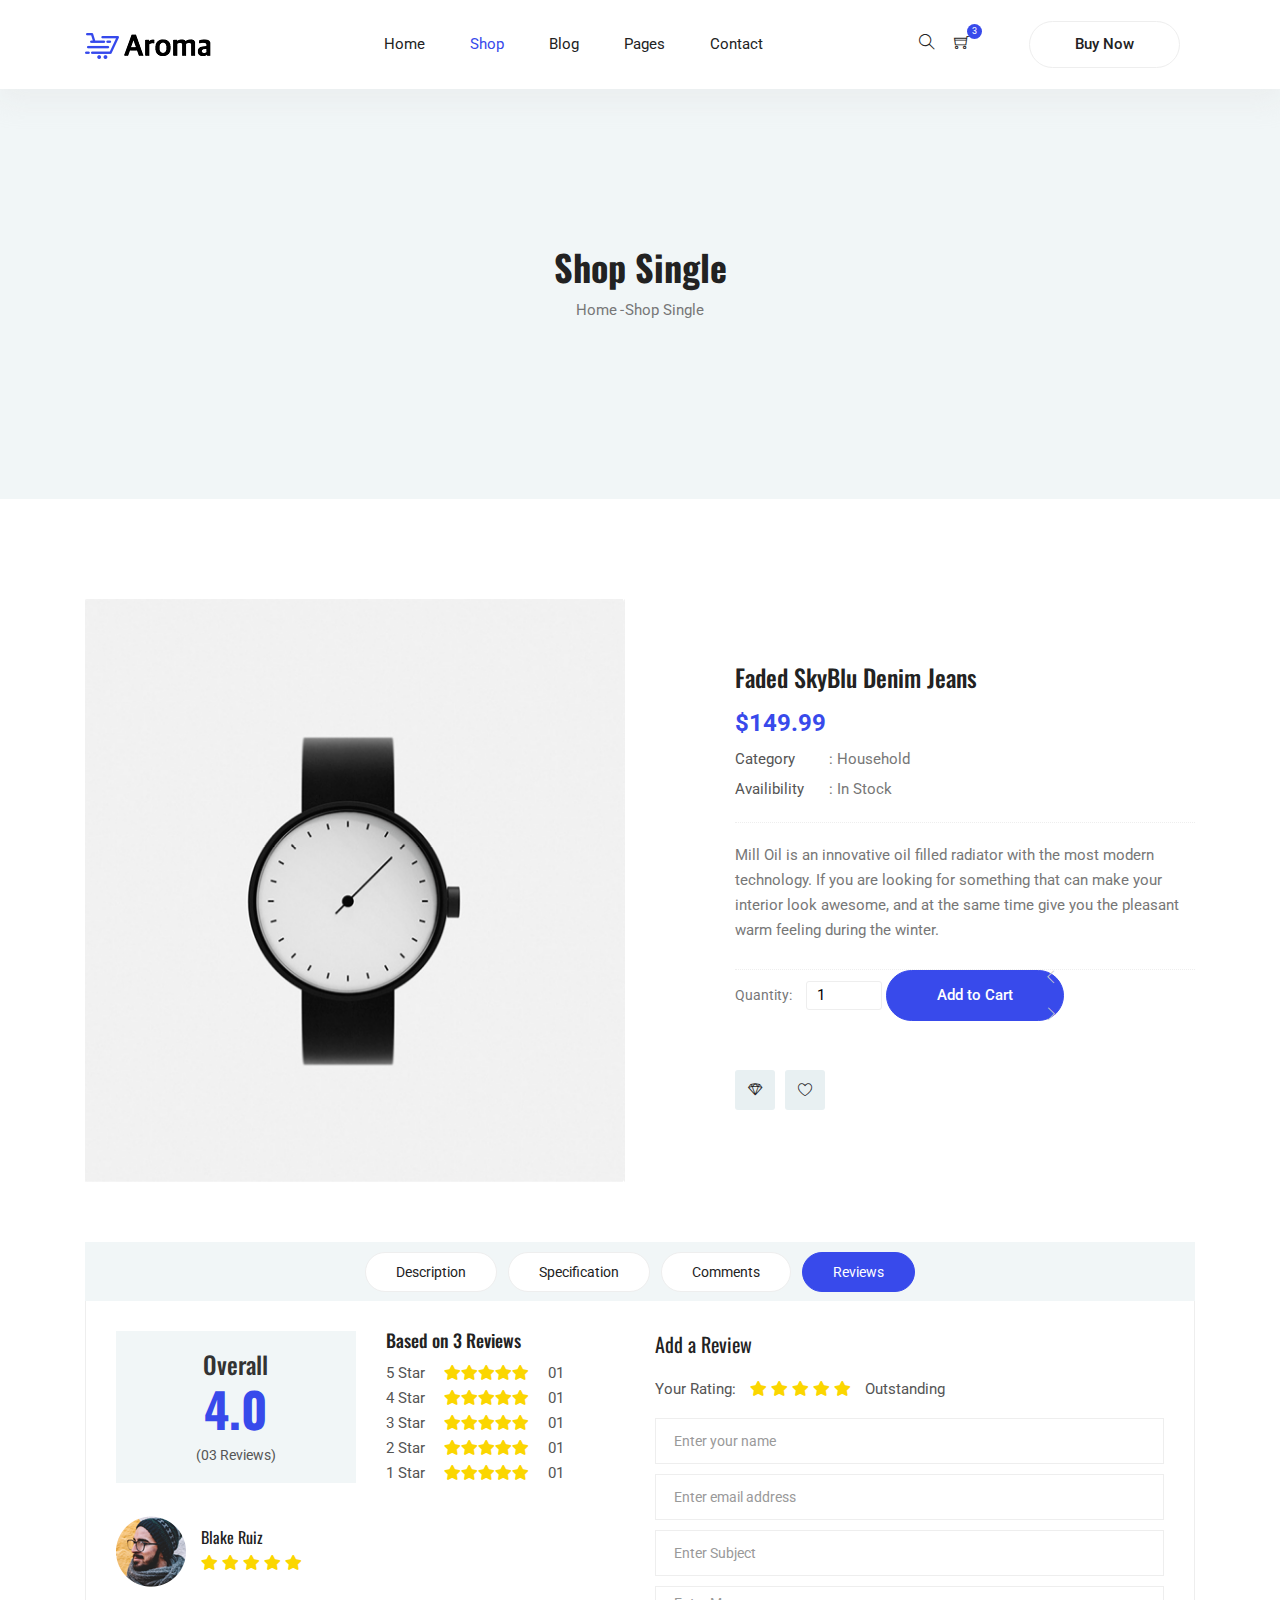
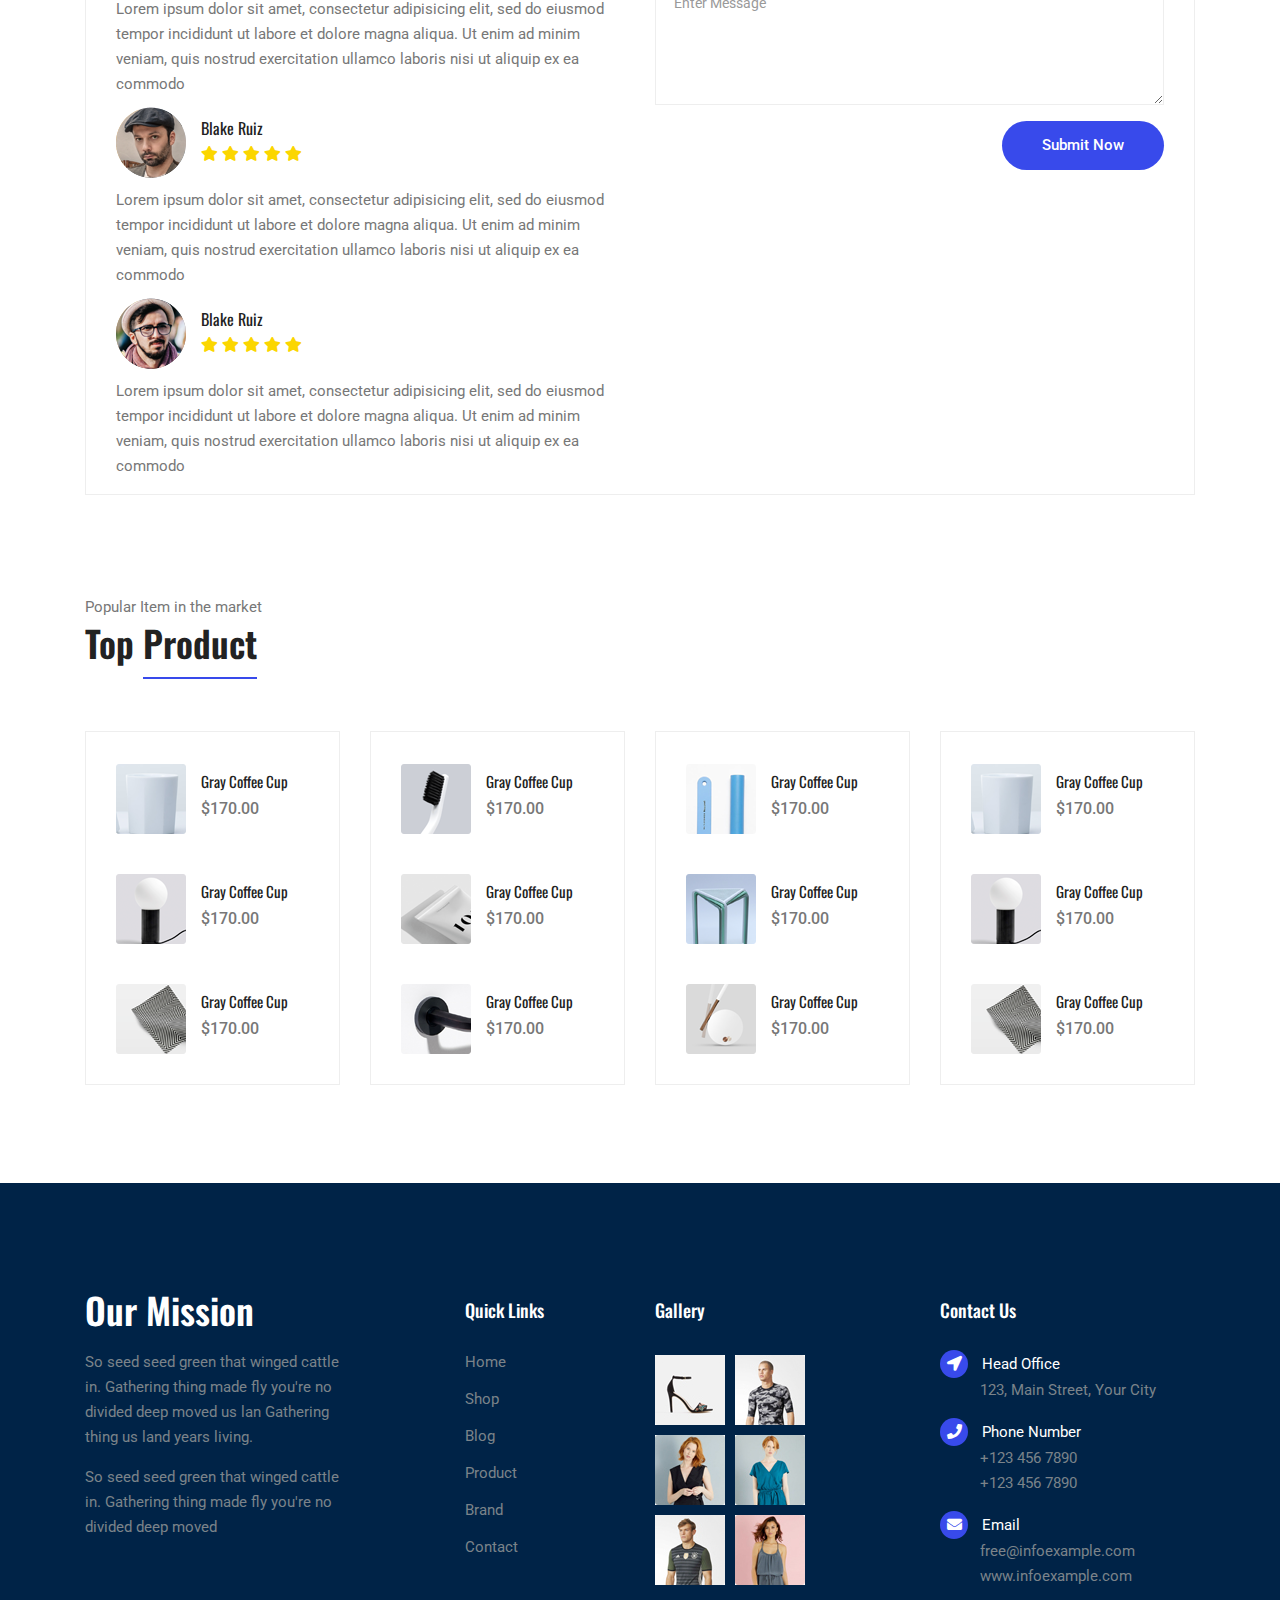
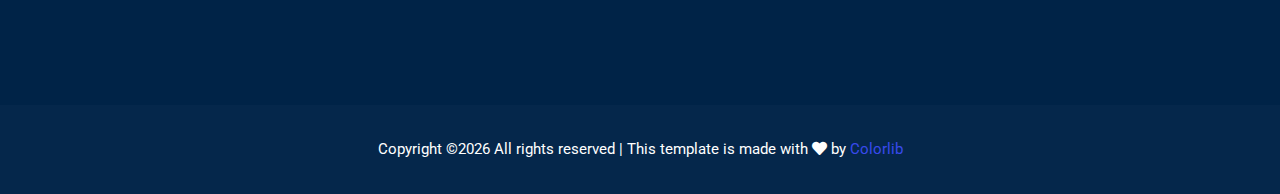
<file: aroma/single-product.html>
﻿<!DOCTYPE html>
<html lang="en">
<head>
  <meta charset="UTF-8">
  <meta name="viewport" content="width=device-width, initial-scale=1.0">
  <meta http-equiv="X-UA-Compatible" content="ie=edge">
  <title>Aroma Shop - Product Details</title>
	<link rel="icon" href="img/Fevicon.png" type="image/png">
  <link rel="stylesheet" href="vendors/bootstrap/bootstrap.min.css">
  <link rel="stylesheet" href="vendors/fontawesome/css/all.min.css">
	<link rel="stylesheet" href="vendors/themify-icons/themify-icons.css">
	<link rel="stylesheet" href="vendors/linericon/style.css">
  <link rel="stylesheet" href="vendors/nice-select/nice-select.css">
  <link rel="stylesheet" href="vendors/owl-carousel/owl.theme.default.min.css">
  <link rel="stylesheet" href="vendors/owl-carousel/owl.carousel.min.css">

  <link rel="stylesheet" href="css/style.css">
</head>
<body>
	<!--================ Start Header Menu Area =================-->
	<header class="header_area">
    <div class="main_menu">
      <nav class="navbar navbar-expand-lg navbar-light">
        <div class="container">
          <a class="navbar-brand logo_h" href="index.html"><img src="img/logo.png" alt=""></a>
          <button class="navbar-toggler" type="button" data-toggle="collapse" data-target="#navbarSupportedContent"
            aria-controls="navbarSupportedContent" aria-expanded="false" aria-label="Toggle navigation">
            <span class="icon-bar"></span>
            <span class="icon-bar"></span>
            <span class="icon-bar"></span>
          </button>
          <div class="collapse navbar-collapse offset" id="navbarSupportedContent">
            <ul class="nav navbar-nav menu_nav ml-auto mr-auto">
              <li class="nav-item"><a class="nav-link" href="index.html">Home</a></li>
              <li class="nav-item active submenu dropdown">
                <a href="#" class="nav-link dropdown-toggle" data-toggle="dropdown" role="button" aria-haspopup="true"
                  aria-expanded="false">Shop</a>
                <ul class="dropdown-menu">
                  <li class="nav-item"><a class="nav-link" href="category.html">Shop Category</a></li>
                  <li class="nav-item"><a class="nav-link" href="single-product.html">Product Details</a></li>
                  <li class="nav-item"><a class="nav-link" href="checkout.html">Product Checkout</a></li>
                  <li class="nav-item"><a class="nav-link" href="confirmation.html">Confirmation</a></li>
                  <li class="nav-item"><a class="nav-link" href="cart.html">Shopping Cart</a></li>
                </ul>
							</li>
              <li class="nav-item submenu dropdown">
                <a href="#" class="nav-link dropdown-toggle" data-toggle="dropdown" role="button" aria-haspopup="true"
                  aria-expanded="false">Blog</a>
                <ul class="dropdown-menu">
                  <li class="nav-item"><a class="nav-link" href="blog.html">Blog</a></li>
                  <li class="nav-item"><a class="nav-link" href="single-blog.html">Blog Details</a></li>
                </ul>
							</li>
							<li class="nav-item submenu dropdown">
                <a href="#" class="nav-link dropdown-toggle" data-toggle="dropdown" role="button" aria-haspopup="true"
                  aria-expanded="false">Pages</a>
                <ul class="dropdown-menu">
									<li class="nav-item"><a class="nav-link" href="login.html">Login</a></li>
                  <li class="nav-item"><a class="nav-link" href="register.html">Register</a></li>									
                  <li class="nav-item"><a class="nav-link" href="tracking-order.html">Tracking</a></li>
                </ul>
              </li>
              <li class="nav-item"><a class="nav-link" href="contact.html">Contact</a></li>
            </ul>

            <ul class="nav-shop">
              <li class="nav-item"><button><i class="ti-search"></i></button></li>
              <li class="nav-item"><button><i class="ti-shopping-cart"></i><span class="nav-shop__circle">3</span></button> </li>
              <li class="nav-item"><a class="button button-header" href="#">Buy Now</a></li>
            </ul>
          </div>
        </div>
      </nav>
    </div>
  </header>
	<!--================ End Header Menu Area =================-->
	
	<!-- ================ start banner area ================= -->	
	<section class="blog-banner-area" id="blog">
		<div class="container h-100">
			<div class="blog-banner">
				<div class="text-center">
					<h1>Shop Single</h1>
					<nav aria-label="breadcrumb" class="banner-breadcrumb">
            <ol class="breadcrumb">
              <li class="breadcrumb-item"><a href="#">Home</a></li>
              <li class="breadcrumb-item active" aria-current="page">Shop Single</li>
            </ol>
          </nav>
				</div>
			</div>
    </div>
	</section>
	<!-- ================ end banner area ================= -->


  <!--================Single Product Area =================-->
	<div class="product_image_area">
		<div class="container">
			<div class="row s_product_inner">
				<div class="col-lg-6">
					<div class="owl-carousel owl-theme s_Product_carousel">
						<div class="single-prd-item">
							<img class="img-fluid" src="img/category/s-p1.jpg" alt="">
						</div>
						 <div class="single-prd-item">
							<img class="img-fluid" src="img/category/s-p1.jpg" alt="">
						</div>
						<div class="single-prd-item">
							<img class="img-fluid" src="img/category/s-p1.jpg" alt="">
						</div> 
					</div>
				</div>
				<div class="col-lg-5 offset-lg-1">
					<div class="s_product_text">
						<h3>Faded SkyBlu Denim Jeans</h3>
						<h2>$149.99</h2>
						<ul class="list">
							<li><a class="active" href="#"><span>Category</span> : Household</a></li>
							<li><a href="#"><span>Availibility</span> : In Stock</a></li>
						</ul>
						<p>Mill Oil is an innovative oil filled radiator with the most modern technology. If you are looking for
							something that can make your interior look awesome, and at the same time give you the pleasant warm feeling
							during the winter.</p>
						<div class="product_count">
              <label for="qty">Quantity:</label>
              <button onclick="var result = document.getElementById('sst'); var sst = result.value; if( !isNaN( sst )) result.value++;return false;"
							 class="increase items-count" type="button"><i class="ti-angle-left"></i></button>
							<input type="text" name="qty" id="sst" size="2" maxlength="12" value="1" title="Quantity:" class="input-text qty">
							<button onclick="var result = document.getElementById('sst'); var sst = result.value; if( !isNaN( sst ) &amp;&amp; sst > 0 ) result.value--;return false;"
               class="reduced items-count" type="button"><i class="ti-angle-right"></i></button>
							<a class="button primary-btn" href="#">Add to Cart</a>               
						</div>
						<div class="card_area d-flex align-items-center">
							<a class="icon_btn" href="#"><i class="lnr lnr lnr-diamond"></i></a>
							<a class="icon_btn" href="#"><i class="lnr lnr lnr-heart"></i></a>
						</div>
					</div>
				</div>
			</div>
		</div>
	</div>
	<!--================End Single Product Area =================-->

	<!--================Product Description Area =================-->
	<section class="product_description_area">
		<div class="container">
			<ul class="nav nav-tabs" id="myTab" role="tablist">
				<li class="nav-item">
					<a class="nav-link" id="home-tab" data-toggle="tab" href="#home" role="tab" aria-controls="home" aria-selected="true">Description</a>
				</li>
				<li class="nav-item">
					<a class="nav-link" id="profile-tab" data-toggle="tab" href="#profile" role="tab" aria-controls="profile"
					 aria-selected="false">Specification</a>
				</li>
				<li class="nav-item">
					<a class="nav-link" id="contact-tab" data-toggle="tab" href="#contact" role="tab" aria-controls="contact"
					 aria-selected="false">Comments</a>
				</li>
				<li class="nav-item">
					<a class="nav-link active" id="review-tab" data-toggle="tab" href="#review" role="tab" aria-controls="review"
					 aria-selected="false">Reviews</a>
				</li>
			</ul>
			<div class="tab-content" id="myTabContent">
				<div class="tab-pane fade" id="home" role="tabpanel" aria-labelledby="home-tab">
					<p>Beryl Cook is one of Britain’s most talented and amusing artists .Beryl’s pictures feature women of all shapes
						and sizes enjoying themselves .Born between the two world wars, Beryl Cook eventually left Kendrick School in
						Reading at the age of 15, where she went to secretarial school and then into an insurance office. After moving to
						London and then Hampton, she eventually married her next door neighbour from Reading, John Cook. He was an
						officer in the Merchant Navy and after he left the sea in 1956, they bought a pub for a year before John took a
						job in Southern Rhodesia with a motor company. Beryl bought their young son a box of watercolours, and when
						showing him how to use it, she decided that she herself quite enjoyed painting. John subsequently bought her a
						child’s painting set for her birthday and it was with this that she produced her first significant work, a
						half-length portrait of a dark-skinned lady with a vacant expression and large drooping breasts. It was aptly
						named ‘Hangover’ by Beryl’s husband and</p>
					<p>It is often frustrating to attempt to plan meals that are designed for one. Despite this fact, we are seeing
						more and more recipe books and Internet websites that are dedicated to the act of cooking for one. Divorce and
						the death of spouses or grown children leaving for college are all reasons that someone accustomed to cooking for
						more than one would suddenly need to learn how to adjust all the cooking practices utilized before into a
						streamlined plan of cooking that is more efficient for one person creating less</p>
				</div>
				<div class="tab-pane fade" id="profile" role="tabpanel" aria-labelledby="profile-tab">
					<div class="table-responsive">
						<table class="table">
							<tbody>
								<tr>
									<td>
										<h5>Width</h5>
									</td>
									<td>
										<h5>128mm</h5>
									</td>
								</tr>
								<tr>
									<td>
										<h5>Height</h5>
									</td>
									<td>
										<h5>508mm</h5>
									</td>
								</tr>
								<tr>
									<td>
										<h5>Depth</h5>
									</td>
									<td>
										<h5>85mm</h5>
									</td>
								</tr>
								<tr>
									<td>
										<h5>Weight</h5>
									</td>
									<td>
										<h5>52gm</h5>
									</td>
								</tr>
								<tr>
									<td>
										<h5>Quality checking</h5>
									</td>
									<td>
										<h5>yes</h5>
									</td>
								</tr>
								<tr>
									<td>
										<h5>Freshness Duration</h5>
									</td>
									<td>
										<h5>03days</h5>
									</td>
								</tr>
								<tr>
									<td>
										<h5>When packeting</h5>
									</td>
									<td>
										<h5>Without touch of hand</h5>
									</td>
								</tr>
								<tr>
									<td>
										<h5>Each Box contains</h5>
									</td>
									<td>
										<h5>60pcs</h5>
									</td>
								</tr>
							</tbody>
						</table>
					</div>
				</div>
				<div class="tab-pane fade" id="contact" role="tabpanel" aria-labelledby="contact-tab">
					<div class="row">
						<div class="col-lg-6">
							<div class="comment_list">
								<div class="review_item">
									<div class="media">
										<div class="d-flex">
											<img src="img/product/review-1.png" alt="">
										</div>
										<div class="media-body">
											<h4>Blake Ruiz</h4>
											<h5>12th Feb, 2018 at 05:56 pm</h5>
											<a class="reply_btn" href="#">Reply</a>
										</div>
									</div>
									<p>Lorem ipsum dolor sit amet, consectetur adipisicing elit, sed do eiusmod tempor incididunt ut labore et
										dolore magna aliqua. Ut enim ad minim veniam, quis nostrud exercitation ullamco laboris nisi ut aliquip ex ea
										commodo</p>
								</div>
								<div class="review_item reply">
									<div class="media">
										<div class="d-flex">
											<img src="img/product/review-2.png" alt="">
										</div>
										<div class="media-body">
											<h4>Blake Ruiz</h4>
											<h5>12th Feb, 2018 at 05:56 pm</h5>
											<a class="reply_btn" href="#">Reply</a>
										</div>
									</div>
									<p>Lorem ipsum dolor sit amet, consectetur adipisicing elit, sed do eiusmod tempor incididunt ut labore et
										dolore magna aliqua. Ut enim ad minim veniam, quis nostrud exercitation ullamco laboris nisi ut aliquip ex ea
										commodo</p>
								</div>
								<div class="review_item">
									<div class="media">
										<div class="d-flex">
											<img src="img/product/review-3.png" alt="">
										</div>
										<div class="media-body">
											<h4>Blake Ruiz</h4>
											<h5>12th Feb, 2018 at 05:56 pm</h5>
											<a class="reply_btn" href="#">Reply</a>
										</div>
									</div>
									<p>Lorem ipsum dolor sit amet, consectetur adipisicing elit, sed do eiusmod tempor incididunt ut labore et
										dolore magna aliqua. Ut enim ad minim veniam, quis nostrud exercitation ullamco laboris nisi ut aliquip ex ea
										commodo</p>
								</div>
							</div>
						</div>
						<div class="col-lg-6">
							<div class="review_box">
								<h4>Post a comment</h4>
								<form class="row contact_form" action="contact_process.php" method="post" id="contactForm" novalidate="novalidate">
									<div class="col-md-12">
										<div class="form-group">
											<input type="text" class="form-control" id="name" name="name" placeholder="Your Full name">
										</div>
									</div>
									<div class="col-md-12">
										<div class="form-group">
											<input type="email" class="form-control" id="email" name="email" placeholder="Email Address">
										</div>
									</div>
									<div class="col-md-12">
										<div class="form-group">
											<input type="text" class="form-control" id="number" name="number" placeholder="Phone Number">
										</div>
									</div>
									<div class="col-md-12">
										<div class="form-group">
											<textarea class="form-control" name="message" id="message" rows="1" placeholder="Message"></textarea>
										</div>
									</div>
									<div class="col-md-12 text-right">
										<button type="submit" value="submit" class="btn primary-btn">Submit Now</button>
									</div>
								</form>
							</div>
						</div>
					</div>
				</div>
				<div class="tab-pane fade show active" id="review" role="tabpanel" aria-labelledby="review-tab">
					<div class="row">
						<div class="col-lg-6">
							<div class="row total_rate">
								<div class="col-6">
									<div class="box_total">
										<h5>Overall</h5>
										<h4>4.0</h4>
										<h6>(03 Reviews)</h6>
									</div>
								</div>
								<div class="col-6">
									<div class="rating_list">
										<h3>Based on 3 Reviews</h3>
										<ul class="list">
											<li><a href="#">5 Star <i class="fa fa-star"></i><i class="fa fa-star"></i><i class="fa fa-star"></i><i
													 class="fa fa-star"></i><i class="fa fa-star"></i> 01</a></li>
											<li><a href="#">4 Star <i class="fa fa-star"></i><i class="fa fa-star"></i><i class="fa fa-star"></i><i
													 class="fa fa-star"></i><i class="fa fa-star"></i> 01</a></li>
											<li><a href="#">3 Star <i class="fa fa-star"></i><i class="fa fa-star"></i><i class="fa fa-star"></i><i
													 class="fa fa-star"></i><i class="fa fa-star"></i> 01</a></li>
											<li><a href="#">2 Star <i class="fa fa-star"></i><i class="fa fa-star"></i><i class="fa fa-star"></i><i
													 class="fa fa-star"></i><i class="fa fa-star"></i> 01</a></li>
											<li><a href="#">1 Star <i class="fa fa-star"></i><i class="fa fa-star"></i><i class="fa fa-star"></i><i
													 class="fa fa-star"></i><i class="fa fa-star"></i> 01</a></li>
										</ul>
									</div>
								</div>
							</div>
							<div class="review_list">
								<div class="review_item">
									<div class="media">
										<div class="d-flex">
											<img src="img/product/review-1.png" alt="">
										</div>
										<div class="media-body">
											<h4>Blake Ruiz</h4>
											<i class="fa fa-star"></i>
											<i class="fa fa-star"></i>
											<i class="fa fa-star"></i>
											<i class="fa fa-star"></i>
											<i class="fa fa-star"></i>
										</div>
									</div>
									<p>Lorem ipsum dolor sit amet, consectetur adipisicing elit, sed do eiusmod tempor incididunt ut labore et
										dolore magna aliqua. Ut enim ad minim veniam, quis nostrud exercitation ullamco laboris nisi ut aliquip ex ea
										commodo</p>
								</div>
								<div class="review_item">
									<div class="media">
										<div class="d-flex">
											<img src="img/product/review-2.png" alt="">
										</div>
										<div class="media-body">
											<h4>Blake Ruiz</h4>
											<i class="fa fa-star"></i>
											<i class="fa fa-star"></i>
											<i class="fa fa-star"></i>
											<i class="fa fa-star"></i>
											<i class="fa fa-star"></i>
										</div>
									</div>
									<p>Lorem ipsum dolor sit amet, consectetur adipisicing elit, sed do eiusmod tempor incididunt ut labore et
										dolore magna aliqua. Ut enim ad minim veniam, quis nostrud exercitation ullamco laboris nisi ut aliquip ex ea
										commodo</p>
								</div>
								<div class="review_item">
									<div class="media">
										<div class="d-flex">
											<img src="img/product/review-3.png" alt="">
										</div>
										<div class="media-body">
											<h4>Blake Ruiz</h4>
											<i class="fa fa-star"></i>
											<i class="fa fa-star"></i>
											<i class="fa fa-star"></i>
											<i class="fa fa-star"></i>
											<i class="fa fa-star"></i>
										</div>
									</div>
									<p>Lorem ipsum dolor sit amet, consectetur adipisicing elit, sed do eiusmod tempor incididunt ut labore et
										dolore magna aliqua. Ut enim ad minim veniam, quis nostrud exercitation ullamco laboris nisi ut aliquip ex ea
										commodo</p>
								</div>
							</div>
						</div>
						<div class="col-lg-6">
							<div class="review_box">
								<h4>Add a Review</h4>
								<p>Your Rating:</p>
								<ul class="list">
									<li><a href="#"><i class="fa fa-star"></i></a></li>
									<li><a href="#"><i class="fa fa-star"></i></a></li>
									<li><a href="#"><i class="fa fa-star"></i></a></li>
									<li><a href="#"><i class="fa fa-star"></i></a></li>
									<li><a href="#"><i class="fa fa-star"></i></a></li>
								</ul>
								<p>Outstanding</p>
                <form action="#/" class="form-contact form-review mt-3">
                  <div class="form-group">
                    <input class="form-control" name="name" type="text" placeholder="Enter your name" required>
                  </div>
                  <div class="form-group">
                    <input class="form-control" name="email" type="email" placeholder="Enter email address" required>
                  </div>
                  <div class="form-group">
                    <input class="form-control" name="subject" type="text" placeholder="Enter Subject">
                  </div>
                  <div class="form-group">
                    <textarea class="form-control different-control w-100" name="textarea" id="textarea" cols="30" rows="5" placeholder="Enter Message"></textarea>
                  </div>
                  <div class="form-group text-center text-md-right mt-3">
                    <button type="submit" class="button button--active button-review">Submit Now</button>
                  </div>
                </form>
							</div>
						</div>
					</div>
				</div>
			</div>
		</div>
	</section>
	<!--================End Product Description Area =================-->

	<!--================ Start related Product area =================-->  
	<section class="related-product-area section-margin--small mt-0">
		<div class="container">
			<div class="section-intro pb-60px">
        <p>Popular Item in the market</p>
        <h2>Top <span class="section-intro__style">Product</span></h2>
      </div>
			<div class="row mt-30">
        <div class="col-sm-6 col-xl-3 mb-4 mb-xl-0">
          <div class="single-search-product-wrapper">
            <div class="single-search-product d-flex">
              <a href="#"><img src="img/product/product-sm-1.png" alt=""></a>
              <div class="desc">
                  <a href="#" class="title">Gray Coffee Cup</a>
                  <div class="price">$170.00</div>
              </div>
            </div>
            <div class="single-search-product d-flex">
              <a href="#"><img src="img/product/product-sm-2.png" alt=""></a>
              <div class="desc">
                <a href="#" class="title">Gray Coffee Cup</a>
                <div class="price">$170.00</div>
              </div>
            </div>
            <div class="single-search-product d-flex">
              <a href="#"><img src="img/product/product-sm-3.png" alt=""></a>
              <div class="desc">
                <a href="#" class="title">Gray Coffee Cup</a>
                <div class="price">$170.00</div>
              </div>
            </div>
          </div>
        </div>

        <div class="col-sm-6 col-xl-3 mb-4 mb-xl-0">
          <div class="single-search-product-wrapper">
            <div class="single-search-product d-flex">
              <a href="#"><img src="img/product/product-sm-4.png" alt=""></a>
              <div class="desc">
                  <a href="#" class="title">Gray Coffee Cup</a>
                  <div class="price">$170.00</div>
              </div>
            </div>
            <div class="single-search-product d-flex">
              <a href="#"><img src="img/product/product-sm-5.png" alt=""></a>
              <div class="desc">
                <a href="#" class="title">Gray Coffee Cup</a>
                <div class="price">$170.00</div>
              </div>
            </div>
            <div class="single-search-product d-flex">
              <a href="#"><img src="img/product/product-sm-6.png" alt=""></a>
              <div class="desc">
                <a href="#" class="title">Gray Coffee Cup</a>
                <div class="price">$170.00</div>
              </div>
            </div>
          </div>
        </div>

        <div class="col-sm-6 col-xl-3 mb-4 mb-xl-0">
          <div class="single-search-product-wrapper">
            <div class="single-search-product d-flex">
              <a href="#"><img src="img/product/product-sm-7.png" alt=""></a>
              <div class="desc">
                  <a href="#" class="title">Gray Coffee Cup</a>
                  <div class="price">$170.00</div>
              </div>
            </div>
            <div class="single-search-product d-flex">
              <a href="#"><img src="img/product/product-sm-8.png" alt=""></a>
              <div class="desc">
                <a href="#" class="title">Gray Coffee Cup</a>
                <div class="price">$170.00</div>
              </div>
            </div>
            <div class="single-search-product d-flex">
              <a href="#"><img src="img/product/product-sm-9.png" alt=""></a>
              <div class="desc">
                <a href="#" class="title">Gray Coffee Cup</a>
                <div class="price">$170.00</div>
              </div>
            </div>
          </div>
        </div>

        <div class="col-sm-6 col-xl-3 mb-4 mb-xl-0">
          <div class="single-search-product-wrapper">
            <div class="single-search-product d-flex">
              <a href="#"><img src="img/product/product-sm-1.png" alt=""></a>
              <div class="desc">
                  <a href="#" class="title">Gray Coffee Cup</a>
                  <div class="price">$170.00</div>
              </div>
            </div>
            <div class="single-search-product d-flex">
              <a href="#"><img src="img/product/product-sm-2.png" alt=""></a>
              <div class="desc">
                <a href="#" class="title">Gray Coffee Cup</a>
                <div class="price">$170.00</div>
              </div>
            </div>
            <div class="single-search-product d-flex">
              <a href="#"><img src="img/product/product-sm-3.png" alt=""></a>
              <div class="desc">
                <a href="#" class="title">Gray Coffee Cup</a>
                <div class="price">$170.00</div>
              </div>
            </div>
          </div>
        </div>
      </div>
		</div>
	</section>
	<!--================ end related Product area =================-->  	

  <!--================ Start footer Area  =================-->	
	<footer>
		<div class="footer-area footer-only">
			<div class="container">
				<div class="row section_gap">
					<div class="col-lg-3 col-md-6 col-sm-6">
						<div class="single-footer-widget tp_widgets ">
							<h4 class="footer_title large_title">Our Mission</h4>
							<p>
								So seed seed green that winged cattle in. Gathering thing made fly you're no 
								divided deep moved us lan Gathering thing us land years living.
							</p>
							<p>
								So seed seed green that winged cattle in. Gathering thing made fly you're no divided deep moved 
							</p>
						</div>
					</div>
					<div class="offset-lg-1 col-lg-2 col-md-6 col-sm-6">
						<div class="single-footer-widget tp_widgets">
							<h4 class="footer_title">Quick Links</h4>
							<ul class="list">
								<li><a href="#">Home</a></li>
								<li><a href="#">Shop</a></li>
								<li><a href="#">Blog</a></li>
								<li><a href="#">Product</a></li>
								<li><a href="#">Brand</a></li>
								<li><a href="#">Contact</a></li>
							</ul>
						</div>
					</div>
					<div class="col-lg-2 col-md-6 col-sm-6">
						<div class="single-footer-widget instafeed">
							<h4 class="footer_title">Gallery</h4>
							<ul class="list instafeed d-flex flex-wrap">
								<li><img src="img/gallery/r1.jpg" alt=""></li>
								<li><img src="img/gallery/r2.jpg" alt=""></li>
								<li><img src="img/gallery/r3.jpg" alt=""></li>
								<li><img src="img/gallery/r5.jpg" alt=""></li>
								<li><img src="img/gallery/r7.jpg" alt=""></li>
								<li><img src="img/gallery/r8.jpg" alt=""></li>
							</ul>
						</div>
					</div>
					<div class="offset-lg-1 col-lg-3 col-md-6 col-sm-6">
						<div class="single-footer-widget tp_widgets">
							<h4 class="footer_title">Contact Us</h4>
							<div class="ml-40">
								<p class="sm-head">
									<span class="fa fa-location-arrow"></span>
									Head Office
								</p>
								<p>123, Main Street, Your City</p>
	
								<p class="sm-head">
									<span class="fa fa-phone"></span>
									Phone Number
								</p>
								<p>
									+123 456 7890 <br>
									+123 456 7890
								</p>
	
								<p class="sm-head">
									<span class="fa fa-envelope"></span>
									Email
								</p>
								<p>
									free@infoexample.com <br>
									www.infoexample.com
								</p>
							</div>
						</div>
					</div>
				</div>
			</div>
		</div>

		<div class="footer-bottom">
			<div class="container">
				<div class="row d-flex">
					<p class="col-lg-12 footer-text text-center">
						<!-- Link back to Colorlib can't be removed. Template is licensed under CC BY 3.0. -->
Copyright &copy;<script>document.write(new Date().getFullYear());</script> All rights reserved | This template is made with <i class="fa fa-heart" aria-hidden="true"></i> by <a href="https://colorlib.com" target="_blank">Colorlib</a>
<!-- Link back to Colorlib can't be removed. Template is licensed under CC BY 3.0. --></p>
				</div>
			</div>
		</div>
	</footer>
	<!--================ End footer Area  =================-->



  <script src="vendors/jquery/jquery-3.2.1.min.js"></script>
  <script src="vendors/bootstrap/bootstrap.bundle.min.js"></script>
  <script src="vendors/skrollr.min.js"></script>
  <script src="vendors/owl-carousel/owl.carousel.min.js"></script>
  <script src="vendors/nice-select/jquery.nice-select.min.js"></script>
  <script src="vendors/jquery.ajaxchimp.min.js"></script>
  <script src="vendors/mail-script.js"></script>
  <script src="js/main.js"></script>
</body>
</html>
</file>
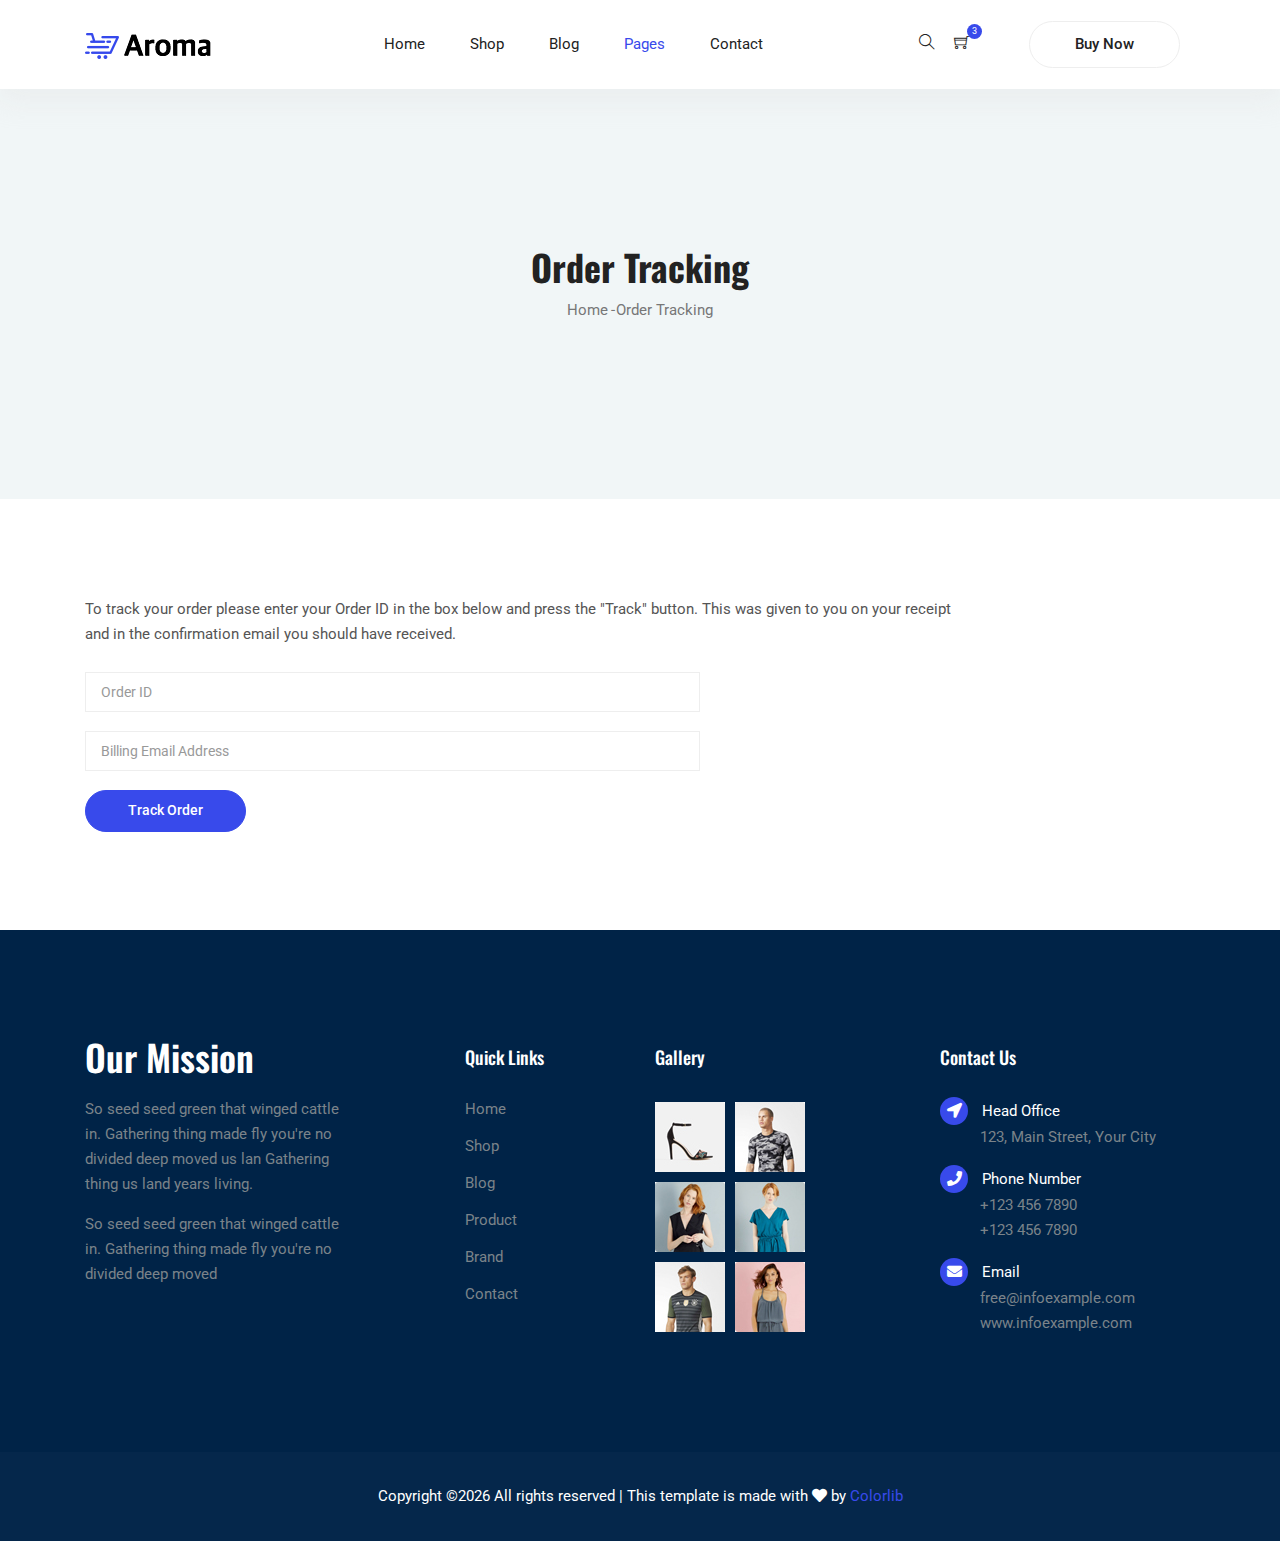
<file: aroma/tracking-order.html>
<!DOCTYPE html>
<html lang="en">
<head>
  <meta charset="UTF-8">
  <meta name="viewport" content="width=device-width, initial-scale=1.0">
  <meta http-equiv="X-UA-Compatible" content="ie=edge">
  <title>Aroma Shop - Order Tracking</title>
	<link rel="icon" href="img/Fevicon.png" type="image/png">
  <link rel="stylesheet" href="vendors/bootstrap/bootstrap.min.css">
  <link rel="stylesheet" href="vendors/fontawesome/css/all.min.css">
	<link rel="stylesheet" href="vendors/themify-icons/themify-icons.css">
	<link rel="stylesheet" href="vendors/linericon/style.css">
  <link rel="stylesheet" href="vendors/owl-carousel/owl.theme.default.min.css">
  <link rel="stylesheet" href="vendors/owl-carousel/owl.carousel.min.css">
  <link rel="stylesheet" href="vendors/nice-select/nice-select.css">
  <link rel="stylesheet" href="vendors/nouislider/nouislider.min.css">

  <link rel="stylesheet" href="css/style.css">
</head>
<body>
	<!--================ Start Header Menu Area =================-->
	<header class="header_area">
    <div class="main_menu">
      <nav class="navbar navbar-expand-lg navbar-light">
        <div class="container">
          <a class="navbar-brand logo_h" href="index.html"><img src="img/logo.png" alt=""></a>
          <button class="navbar-toggler" type="button" data-toggle="collapse" data-target="#navbarSupportedContent"
            aria-controls="navbarSupportedContent" aria-expanded="false" aria-label="Toggle navigation">
            <span class="icon-bar"></span>
            <span class="icon-bar"></span>
            <span class="icon-bar"></span>
          </button>
          <div class="collapse navbar-collapse offset" id="navbarSupportedContent">
            <ul class="nav navbar-nav menu_nav ml-auto mr-auto">
              <li class="nav-item"><a class="nav-link" href="index.html">Home</a></li>
              <li class="nav-item submenu dropdown">
                <a href="#" class="nav-link dropdown-toggle" data-toggle="dropdown" role="button" aria-haspopup="true"
                  aria-expanded="false">Shop</a>
                <ul class="dropdown-menu">
                  <li class="nav-item"><a class="nav-link" href="category.html">Shop Category</a></li>
                  <li class="nav-item"><a class="nav-link" href="single-product.html">Blog Details</a></li>
                  <li class="nav-item"><a class="nav-link" href="checkout.html">Product Checkout</a></li>
                  <li class="nav-item"><a class="nav-link" href="confirmation.html">Confirmation</a></li>
                  <li class="nav-item"><a class="nav-link" href="cart.html">Shopping Cart</a></li>
                </ul>
							</li>
              <li class="nav-item submenu dropdown">
                <a href="#" class="nav-link dropdown-toggle" data-toggle="dropdown" role="button" aria-haspopup="true"
                  aria-expanded="false">Blog</a>
                <ul class="dropdown-menu">
                  <li class="nav-item"><a class="nav-link" href="blog.html">Blog</a></li>
                  <li class="nav-item"><a class="nav-link" href="single-blog.html">Blog Details</a></li>
                </ul>
							</li>
							<li class="nav-item active submenu dropdown">
                <a href="#" class="nav-link dropdown-toggle" data-toggle="dropdown" role="button" aria-haspopup="true"
                  aria-expanded="false">Pages</a>
                <ul class="dropdown-menu">
									<li class="nav-item"><a class="nav-link" href="login.html">Login</a></li>
                  <li class="nav-item"><a class="nav-link" href="register.html">Register</a></li>									
                  <li class="nav-item"><a class="nav-link" href="tracking-order.html">Tracking</a></li>
                </ul>
              </li>
              <li class="nav-item"><a class="nav-link" href="contact.html">Contact</a></li>
            </ul>

            <ul class="nav-shop">
              <li class="nav-item"><button><i class="ti-search"></i></button></li>
              <li class="nav-item"><button><i class="ti-shopping-cart"></i><span class="nav-shop__circle">3</span></button> </li>
              <li class="nav-item"><a class="button button-header" href="#">Buy Now</a></li>
            </ul>
          </div>
        </div>
      </nav>
    </div>
  </header>
	<!--================ End Header Menu Area =================-->
  
	<!-- ================ start banner area ================= -->	
	<section class="blog-banner-area" id="category">
		<div class="container h-100">
			<div class="blog-banner">
				<div class="text-center">
					<h1>Order Tracking</h1>
					<nav aria-label="breadcrumb" class="banner-breadcrumb">
            <ol class="breadcrumb">
              <li class="breadcrumb-item"><a href="#">Home</a></li>
              <li class="breadcrumb-item active" aria-current="page">Order Tracking</li>
            </ol>
          </nav>
				</div>
			</div>
    </div>
	</section>
	<!-- ================ end banner area ================= -->
  
  
  <!--================Tracking Box Area =================-->
  <section class="tracking_box_area section-margin--small">
      <div class="container">
          <div class="tracking_box_inner">
              <p>To track your order please enter your Order ID in the box below and press the "Track" button. This
                  was given to you on your receipt and in the confirmation email you should have received.</p>
              <form class="row tracking_form" action="#" method="post" novalidate="novalidate">
                  <div class="col-md-12 form-group">
                      <input type="text" class="form-control" id="order" name="order" placeholder="Order ID" onfocus="this.placeholder = ''" onblur="this.placeholder = 'Order ID'">
                  </div>
                  <div class="col-md-12 form-group">
                      <input type="email" class="form-control" id="email" name="email" placeholder="Billing Email Address" onfocus="this.placeholder = ''" onblur="this.placeholder = 'Billing Email Address'">
                  </div>
                  <div class="col-md-12 form-group">
                      <button type="submit" value="submit" class="button button-tracking">Track Order</button>
                  </div>
              </form>
          </div>
      </div>
  </section>
  <!--================End Tracking Box Area =================-->



  <!--================ Start footer Area  =================-->	
	<footer>
		<div class="footer-area footer-only">
			<div class="container">
				<div class="row section_gap">
					<div class="col-lg-3 col-md-6 col-sm-6">
						<div class="single-footer-widget tp_widgets ">
							<h4 class="footer_title large_title">Our Mission</h4>
							<p>
								So seed seed green that winged cattle in. Gathering thing made fly you're no 
								divided deep moved us lan Gathering thing us land years living.
							</p>
							<p>
								So seed seed green that winged cattle in. Gathering thing made fly you're no divided deep moved 
							</p>
						</div>
					</div>
					<div class="offset-lg-1 col-lg-2 col-md-6 col-sm-6">
						<div class="single-footer-widget tp_widgets">
							<h4 class="footer_title">Quick Links</h4>
							<ul class="list">
								<li><a href="#">Home</a></li>
								<li><a href="#">Shop</a></li>
								<li><a href="#">Blog</a></li>
								<li><a href="#">Product</a></li>
								<li><a href="#">Brand</a></li>
								<li><a href="#">Contact</a></li>
							</ul>
						</div>
					</div>
					<div class="col-lg-2 col-md-6 col-sm-6">
						<div class="single-footer-widget instafeed">
							<h4 class="footer_title">Gallery</h4>
							<ul class="list instafeed d-flex flex-wrap">
								<li><img src="img/gallery/r1.jpg" alt=""></li>
								<li><img src="img/gallery/r2.jpg" alt=""></li>
								<li><img src="img/gallery/r3.jpg" alt=""></li>
								<li><img src="img/gallery/r5.jpg" alt=""></li>
								<li><img src="img/gallery/r7.jpg" alt=""></li>
								<li><img src="img/gallery/r8.jpg" alt=""></li>
							</ul>
						</div>
					</div>
					<div class="offset-lg-1 col-lg-3 col-md-6 col-sm-6">
						<div class="single-footer-widget tp_widgets">
							<h4 class="footer_title">Contact Us</h4>
							<div class="ml-40">
								<p class="sm-head">
									<span class="fa fa-location-arrow"></span>
									Head Office
								</p>
								<p>123, Main Street, Your City</p>
	
								<p class="sm-head">
									<span class="fa fa-phone"></span>
									Phone Number
								</p>
								<p>
									+123 456 7890 <br>
									+123 456 7890
								</p>
	
								<p class="sm-head">
									<span class="fa fa-envelope"></span>
									Email
								</p>
								<p>
									free@infoexample.com <br>
									www.infoexample.com
								</p>
							</div>
						</div>
					</div>
				</div>
			</div>
		</div>

		<div class="footer-bottom">
			<div class="container">
				<div class="row d-flex">
					<p class="col-lg-12 footer-text text-center">
						<!-- Link back to Colorlib can't be removed. Template is licensed under CC BY 3.0. -->
Copyright &copy;<script>document.write(new Date().getFullYear());</script> All rights reserved | This template is made with <i class="fa fa-heart" aria-hidden="true"></i> by <a href="https://colorlib.com" target="_blank">Colorlib</a>
<!-- Link back to Colorlib can't be removed. Template is licensed under CC BY 3.0. --></p>
				</div>
			</div>
		</div>
	</footer>
	<!--================ End footer Area  =================-->



  <script src="vendors/jquery/jquery-3.2.1.min.js"></script>
  <script src="vendors/bootstrap/bootstrap.bundle.min.js"></script>
  <script src="vendors/skrollr.min.js"></script>
  <script src="vendors/owl-carousel/owl.carousel.min.js"></script>
  <script src="vendors/nice-select/jquery.nice-select.min.js"></script>
  <script src="vendors/jquery.ajaxchimp.min.js"></script>
  <script src="vendors/mail-script.js"></script>
  <script src="js/main.js"></script>
</body>
</html>
</file>
<file: aroma/vendors/themify-icons/themify-icons.css>
@font-face {
	font-family: 'themify';
	src:url('fonts/themify.eot?-fvbane');
	src:url('fonts/themify.eot?#iefix-fvbane') format('embedded-opentype'),
		url('fonts/themify.woff?-fvbane') format('woff'),
		url('fonts/themify.ttf?-fvbane') format('truetype'),
		url('fonts/themify.svg?-fvbane#themify') format('svg');
	font-weight: normal;
	font-style: normal;
}

[class^="ti-"], [class*=" ti-"] {
	font-family: 'themify';
	speak: none;
	font-style: normal;
	font-weight: normal;
	font-variant: normal;
	text-transform: none;
	line-height: 1;

	/* Better Font Rendering =========== */
	-webkit-font-smoothing: antialiased;
	-moz-osx-font-smoothing: grayscale;
}

.ti-wand:before {
	content: "\e600";
}
.ti-volume:before {
	content: "\e601";
}
.ti-user:before {
	content: "\e602";
}
.ti-unlock:before {
	content: "\e603";
}
.ti-unlink:before {
	content: "\e604";
}
.ti-trash:before {
	content: "\e605";
}
.ti-thought:before {
	content: "\e606";
}
.ti-target:before {
	content: "\e607";
}
.ti-tag:before {
	content: "\e608";
}
.ti-tablet:before {
	content: "\e609";
}
.ti-star:before {
	content: "\e60a";
}
.ti-spray:before {
	content: "\e60b";
}
.ti-signal:before {
	content: "\e60c";
}
.ti-shopping-cart:before {
	content: "\e60d";
}
.ti-shopping-cart-full:before {
	content: "\e60e";
}
.ti-settings:before {
	content: "\e60f";
}
.ti-search:before {
	content: "\e610";
}
.ti-zoom-in:before {
	content: "\e611";
}
.ti-zoom-out:before {
	content: "\e612";
}
.ti-cut:before {
	content: "\e613";
}
.ti-ruler:before {
	content: "\e614";
}
.ti-ruler-pencil:before {
	content: "\e615";
}
.ti-ruler-alt:before {
	content: "\e616";
}
.ti-bookmark:before {
	content: "\e617";
}
.ti-bookmark-alt:before {
	content: "\e618";
}
.ti-reload:before {
	content: "\e619";
}
.ti-plus:before {
	content: "\e61a";
}
.ti-pin:before {
	content: "\e61b";
}
.ti-pencil:before {
	content: "\e61c";
}
.ti-pencil-alt:before {
	content: "\e61d";
}
.ti-paint-roller:before {
	content: "\e61e";
}
.ti-paint-bucket:before {
	content: "\e61f";
}
.ti-na:before {
	content: "\e620";
}
.ti-mobile:before {
	content: "\e621";
}
.ti-minus:before {
	content: "\e622";
}
.ti-medall:before {
	content: "\e623";
}
.ti-medall-alt:before {
	content: "\e624";
}
.ti-marker:before {
	content: "\e625";
}
.ti-marker-alt:before {
	content: "\e626";
}
.ti-arrow-up:before {
	content: "\e627";
}
.ti-arrow-right:before {
	content: "\e628";
}
.ti-arrow-left:before {
	content: "\e629";
}
.ti-arrow-down:before {
	content: "\e62a";
}
.ti-lock:before {
	content: "\e62b";
}
.ti-location-arrow:before {
	content: "\e62c";
}
.ti-link:before {
	content: "\e62d";
}
.ti-layout:before {
	content: "\e62e";
}
.ti-layers:before {
	content: "\e62f";
}
.ti-layers-alt:before {
	content: "\e630";
}
.ti-key:before {
	content: "\e631";
}
.ti-import:before {
	content: "\e632";
}
.ti-image:before {
	content: "\e633";
}
.ti-heart:before {
	content: "\e634";
}
.ti-heart-broken:before {
	content: "\e635";
}
.ti-hand-stop:before {
	content: "\e636";
}
.ti-hand-open:before {
	content: "\e637";
}
.ti-hand-drag:before {
	content: "\e638";
}
.ti-folder:before {
	content: "\e639";
}
.ti-flag:before {
	content: "\e63a";
}
.ti-flag-alt:before {
	content: "\e63b";
}
.ti-flag-alt-2:before {
	content: "\e63c";
}
.ti-eye:before {
	content: "\e63d";
}
.ti-export:before {
	content: "\e63e";
}
.ti-exchange-vertical:before {
	content: "\e63f";
}
.ti-desktop:before {
	content: "\e640";
}
.ti-cup:before {
	content: "\e641";
}
.ti-crown:before {
	content: "\e642";
}
.ti-comments:before {
	content: "\e643";
}
.ti-comment:before {
	content: "\e644";
}
.ti-comment-alt:before {
	content: "\e645";
}
.ti-close:before {
	content: "\e646";
}
.ti-clip:before {
	content: "\e647";
}
.ti-angle-up:before {
	content: "\e648";
}
.ti-angle-right:before {
	content: "\e649";
}
.ti-angle-left:before {
	content: "\e64a";
}
.ti-angle-down:before {
	content: "\e64b";
}
.ti-check:before {
	content: "\e64c";
}
.ti-check-box:before {
	content: "\e64d";
}
.ti-camera:before {
	content: "\e64e";
}
.ti-announcement:before {
	content: "\e64f";
}
.ti-brush:before {
	content: "\e650";
}
.ti-briefcase:before {
	content: "\e651";
}
.ti-bolt:before {
	content: "\e652";
}
.ti-bolt-alt:before {
	content: "\e653";
}
.ti-blackboard:before {
	content: "\e654";
}
.ti-bag:before {
	content: "\e655";
}
.ti-move:before {
	content: "\e656";
}
.ti-arrows-vertical:before {
	content: "\e657";
}
.ti-arrows-horizontal:before {
	content: "\e658";
}
.ti-fullscreen:before {
	content: "\e659";
}
.ti-arrow-top-right:before {
	content: "\e65a";
}
.ti-arrow-top-left:before {
	content: "\e65b";
}
.ti-arrow-circle-up:before {
	content: "\e65c";
}
.ti-arrow-circle-right:before {
	content: "\e65d";
}
.ti-arrow-circle-left:before {
	content: "\e65e";
}
.ti-arrow-circle-down:before {
	content: "\e65f";
}
.ti-angle-double-up:before {
	content: "\e660";
}
.ti-angle-double-right:before {
	content: "\e661";
}
.ti-angle-double-left:before {
	content: "\e662";
}
.ti-angle-double-down:before {
	content: "\e663";
}
.ti-zip:before {
	content: "\e664";
}
.ti-world:before {
	content: "\e665";
}
.ti-wheelchair:before {
	content: "\e666";
}
.ti-view-list:before {
	content: "\e667";
}
.ti-view-list-alt:before {
	content: "\e668";
}
.ti-view-grid:before {
	content: "\e669";
}
.ti-uppercase:before {
	content: "\e66a";
}
.ti-upload:before {
	content: "\e66b";
}
.ti-underline:before {
	content: "\e66c";
}
.ti-truck:before {
	content: "\e66d";
}
.ti-timer:before {
	content: "\e66e";
}
.ti-ticket:before {
	content: "\e66f";
}
.ti-thumb-up:before {
	content: "\e670";
}
.ti-thumb-down:before {
	content: "\e671";
}
.ti-text:before {
	content: "\e672";
}
.ti-stats-up:before {
	content: "\e673";
}
.ti-stats-down:before {
	content: "\e674";
}
.ti-split-v:before {
	content: "\e675";
}
.ti-split-h:before {
	content: "\e676";
}
.ti-smallcap:before {
	content: "\e677";
}
.ti-shine:before {
	content: "\e678";
}
.ti-shift-right:before {
	content: "\e679";
}
.ti-shift-left:before {
	content: "\e67a";
}
.ti-shield:before {
	content: "\e67b";
}
.ti-notepad:before {
	content: "\e67c";
}
.ti-server:before {
	content: "\e67d";
}
.ti-quote-right:before {
	content: "\e67e";
}
.ti-quote-left:before {
	content: "\e67f";
}
.ti-pulse:before {
	content: "\e680";
}
.ti-printer:before {
	content: "\e681";
}
.ti-power-off:before {
	content: "\e682";
}
.ti-plug:before {
	content: "\e683";
}
.ti-pie-chart:before {
	content: "\e684";
}
.ti-paragraph:before {
	content: "\e685";
}
.ti-panel:before {
	content: "\e686";
}
.ti-package:before {
	content: "\e687";
}
.ti-music:before {
	content: "\e688";
}
.ti-music-alt:before {
	content: "\e689";
}
.ti-mouse:before {
	content: "\e68a";
}
.ti-mouse-alt:before {
	content: "\e68b";
}
.ti-money:before {
	content: "\e68c";
}
.ti-microphone:before {
	content: "\e68d";
}
.ti-menu:before {
	content: "\e68e";
}
.ti-menu-alt:before {
	content: "\e68f";
}
.ti-map:before {
	content: "\e690";
}
.ti-map-alt:before {
	content: "\e691";
}
.ti-loop:before {
	content: "\e692";
}
.ti-location-pin:before {
	content: "\e693";
}
.ti-list:before {
	content: "\e694";
}
.ti-light-bulb:before {
	content: "\e695";
}
.ti-Italic:before {
	content: "\e696";
}
.ti-info:before {
	content: "\e697";
}
.ti-infinite:before {
	content: "\e698";
}
.ti-id-badge:before {
	content: "\e699";
}
.ti-hummer:before {
	content: "\e69a";
}
.ti-home:before {
	content: "\e69b";
}
.ti-help:before {
	content: "\e69c";
}
.ti-headphone:before {
	content: "\e69d";
}
.ti-harddrives:before {
	content: "\e69e";
}
.ti-harddrive:before {
	content: "\e69f";
}
.ti-gift:before {
	content: "\e6a0";
}
.ti-game:before {
	content: "\e6a1";
}
.ti-filter:before {
	content: "\e6a2";
}
.ti-files:before {
	content: "\e6a3";
}
.ti-file:before {
	content: "\e6a4";
}
.ti-eraser:before {
	content: "\e6a5";
}
.ti-envelope:before {
	content: "\e6a6";
}
.ti-download:before {
	content: "\e6a7";
}
.ti-direction:before {
	content: "\e6a8";
}
.ti-direction-alt:before {
	content: "\e6a9";
}
.ti-dashboard:before {
	content: "\e6aa";
}
.ti-control-stop:before {
	content: "\e6ab";
}
.ti-control-shuffle:before {
	content: "\e6ac";
}
.ti-control-play:before {
	content: "\e6ad";
}
.ti-control-pause:before {
	content: "\e6ae";
}
.ti-control-forward:before {
	content: "\e6af";
}
.ti-control-backward:before {
	content: "\e6b0";
}
.ti-cloud:before {
	content: "\e6b1";
}
.ti-cloud-up:before {
	content: "\e6b2";
}
.ti-cloud-down:before {
	content: "\e6b3";
}
.ti-clipboard:before {
	content: "\e6b4";
}
.ti-car:before {
	content: "\e6b5";
}
.ti-calendar:before {
	content: "\e6b6";
}
.ti-book:before {
	content: "\e6b7";
}
.ti-bell:before {
	content: "\e6b8";
}
.ti-basketball:before {
	content: "\e6b9";
}
.ti-bar-chart:before {
	content: "\e6ba";
}
.ti-bar-chart-alt:before {
	content: "\e6bb";
}
.ti-back-right:before {
	content: "\e6bc";
}
.ti-back-left:before {
	content: "\e6bd";
}
.ti-arrows-corner:before {
	content: "\e6be";
}
.ti-archive:before {
	content: "\e6bf";
}
.ti-anchor:before {
	content: "\e6c0";
}
.ti-align-right:before {
	content: "\e6c1";
}
.ti-align-left:before {
	content: "\e6c2";
}
.ti-align-justify:before {
	content: "\e6c3";
}
.ti-align-center:before {
	content: "\e6c4";
}
.ti-alert:before {
	content: "\e6c5";
}
.ti-alarm-clock:before {
	content: "\e6c6";
}
.ti-agenda:before {
	content: "\e6c7";
}
.ti-write:before {
	content: "\e6c8";
}
.ti-window:before {
	content: "\e6c9";
}
.ti-widgetized:before {
	content: "\e6ca";
}
.ti-widget:before {
	content: "\e6cb";
}
.ti-widget-alt:before {
	content: "\e6cc";
}
.ti-wallet:before {
	content: "\e6cd";
}
.ti-video-clapper:before {
	content: "\e6ce";
}
.ti-video-camera:before {
	content: "\e6cf";
}
.ti-vector:before {
	content: "\e6d0";
}
.ti-themify-logo:before {
	content: "\e6d1";
}
.ti-themify-favicon:before {
	content: "\e6d2";
}
.ti-themify-favicon-alt:before {
	content: "\e6d3";
}
.ti-support:before {
	content: "\e6d4";
}
.ti-stamp:before {
	content: "\e6d5";
}
.ti-split-v-alt:before {
	content: "\e6d6";
}
.ti-slice:before {
	content: "\e6d7";
}
.ti-shortcode:before {
	content: "\e6d8";
}
.ti-shift-right-alt:before {
	content: "\e6d9";
}
.ti-shift-left-alt:before {
	content: "\e6da";
}
.ti-ruler-alt-2:before {
	content: "\e6db";
}
.ti-receipt:before {
	content: "\e6dc";
}
.ti-pin2:before {
	content: "\e6dd";
}
.ti-pin-alt:before {
	content: "\e6de";
}
.ti-pencil-alt2:before {
	content: "\e6df";
}
.ti-palette:before {
	content: "\e6e0";
}
.ti-more:before {
	content: "\e6e1";
}
.ti-more-alt:before {
	content: "\e6e2";
}
.ti-microphone-alt:before {
	content: "\e6e3";
}
.ti-magnet:before {
	content: "\e6e4";
}
.ti-line-double:before {
	content: "\e6e5";
}
.ti-line-dotted:before {
	content: "\e6e6";
}
.ti-line-dashed:before {
	content: "\e6e7";
}
.ti-layout-width-full:before {
	content: "\e6e8";
}
.ti-layout-width-default:before {
	content: "\e6e9";
}
.ti-layout-width-default-alt:before {
	content: "\e6ea";
}
.ti-layout-tab:before {
	content: "\e6eb";
}
.ti-layout-tab-window:before {
	content: "\e6ec";
}
.ti-layout-tab-v:before {
	content: "\e6ed";
}
.ti-layout-tab-min:before {
	content: "\e6ee";
}
.ti-layout-slider:before {
	content: "\e6ef";
}
.ti-layout-slider-alt:before {
	content: "\e6f0";
}
.ti-layout-sidebar-right:before {
	content: "\e6f1";
}
.ti-layout-sidebar-none:before {
	content: "\e6f2";
}
.ti-layout-sidebar-left:before {
	content: "\e6f3";
}
.ti-layout-placeholder:before {
	content: "\e6f4";
}
.ti-layout-menu:before {
	content: "\e6f5";
}
.ti-layout-menu-v:before {
	content: "\e6f6";
}
.ti-layout-menu-separated:before {
	content: "\e6f7";
}
.ti-layout-menu-full:before {
	content: "\e6f8";
}
.ti-layout-media-right-alt:before {
	content: "\e6f9";
}
.ti-layout-media-right:before {
	content: "\e6fa";
}
.ti-layout-media-overlay:before {
	content: "\e6fb";
}
.ti-layout-media-overlay-alt:before {
	content: "\e6fc";
}
.ti-layout-media-overlay-alt-2:before {
	content: "\e6fd";
}
.ti-layout-media-left-alt:before {
	content: "\e6fe";
}
.ti-layout-media-left:before {
	content: "\e6ff";
}
.ti-layout-media-center-alt:before {
	content: "\e700";
}
.ti-layout-media-center:before {
	content: "\e701";
}
.ti-layout-list-thumb:before {
	content: "\e702";
}
.ti-layout-list-thumb-alt:before {
	content: "\e703";
}
.ti-layout-list-post:before {
	content: "\e704";
}
.ti-layout-list-large-image:before {
	content: "\e705";
}
.ti-layout-line-solid:before {
	content: "\e706";
}
.ti-layout-grid4:before {
	content: "\e707";
}
.ti-layout-grid3:before {
	content: "\e708";
}
.ti-layout-grid2:before {
	content: "\e709";
}
.ti-layout-grid2-thumb:before {
	content: "\e70a";
}
.ti-layout-cta-right:before {
	content: "\e70b";
}
.ti-layout-cta-left:before {
	content: "\e70c";
}
.ti-layout-cta-center:before {
	content: "\e70d";
}
.ti-layout-cta-btn-right:before {
	content: "\e70e";
}
.ti-layout-cta-btn-left:before {
	content: "\e70f";
}
.ti-layout-column4:before {
	content: "\e710";
}
.ti-layout-column3:before {
	content: "\e711";
}
.ti-layout-column2:before {
	content: "\e712";
}
.ti-layout-accordion-separated:before {
	content: "\e713";
}
.ti-layout-accordion-merged:before {
	content: "\e714";
}
.ti-layout-accordion-list:before {
	content: "\e715";
}
.ti-ink-pen:before {
	content: "\e716";
}
.ti-info-alt:before {
	content: "\e717";
}
.ti-help-alt:before {
	content: "\e718";
}
.ti-headphone-alt:before {
	content: "\e719";
}
.ti-hand-point-up:before {
	content: "\e71a";
}
.ti-hand-point-right:before {
	content: "\e71b";
}
.ti-hand-point-left:before {
	content: "\e71c";
}
.ti-hand-point-down:before {
	content: "\e71d";
}
.ti-gallery:before {
	content: "\e71e";
}
.ti-face-smile:before {
	content: "\e71f";
}
.ti-face-sad:before {
	content: "\e720";
}
.ti-credit-card:before {
	content: "\e721";
}
.ti-control-skip-forward:before {
	content: "\e722";
}
.ti-control-skip-backward:before {
	content: "\e723";
}
.ti-control-record:before {
	content: "\e724";
}
.ti-control-eject:before {
	content: "\e725";
}
.ti-comments-smiley:before {
	content: "\e726";
}
.ti-brush-alt:before {
	content: "\e727";
}
.ti-youtube:before {
	content: "\e728";
}
.ti-vimeo:before {
	content: "\e729";
}
.ti-twitter:before {
	content: "\e72a";
}
.ti-time:before {
	content: "\e72b";
}
.ti-tumblr:before {
	content: "\e72c";
}
.ti-skype:before {
	content: "\e72d";
}
.ti-share:before {
	content: "\e72e";
}
.ti-share-alt:before {
	content: "\e72f";
}
.ti-rocket:before {
	content: "\e730";
}
.ti-pinterest:before {
	content: "\e731";
}
.ti-new-window:before {
	content: "\e732";
}
.ti-microsoft:before {
	content: "\e733";
}
.ti-list-ol:before {
	content: "\e734";
}
.ti-linkedin:before {
	content: "\e735";
}
.ti-layout-sidebar-2:before {
	content: "\e736";
}
.ti-layout-grid4-alt:before {
	content: "\e737";
}
.ti-layout-grid3-alt:before {
	content: "\e738";
}
.ti-layout-grid2-alt:before {
	content: "\e739";
}
.ti-layout-column4-alt:before {
	content: "\e73a";
}
.ti-layout-column3-alt:before {
	content: "\e73b";
}
.ti-layout-column2-alt:before {
	content: "\e73c";
}
.ti-instagram:before {
	content: "\e73d";
}
.ti-google:before {
	content: "\e73e";
}
.ti-github:before {
	content: "\e73f";
}
.ti-flickr:before {
	content: "\e740";
}
.ti-facebook:before {
	content: "\e741";
}
.ti-dropbox:before {
	content: "\e742";
}
.ti-dribbble:before {
	content: "\e743";
}
.ti-apple:before {
	content: "\e744";
}
.ti-android:before {
	content: "\e745";
}
.ti-save:before {
	content: "\e746";
}
.ti-save-alt:before {
	content: "\e747";
}
.ti-yahoo:before {
	content: "\e748";
}
.ti-wordpress:before {
	content: "\e749";
}
.ti-vimeo-alt:before {
	content: "\e74a";
}
.ti-twitter-alt:before {
	content: "\e74b";
}
.ti-tumblr-alt:before {
	content: "\e74c";
}
.ti-trello:before {
	content: "\e74d";
}
.ti-stack-overflow:before {
	content: "\e74e";
}
.ti-soundcloud:before {
	content: "\e74f";
}
.ti-sharethis:before {
	content: "\e750";
}
.ti-sharethis-alt:before {
	content: "\e751";
}
.ti-reddit:before {
	content: "\e752";
}
.ti-pinterest-alt:before {
	content: "\e753";
}
.ti-microsoft-alt:before {
	content: "\e754";
}
.ti-linux:before {
	content: "\e755";
}
.ti-jsfiddle:before {
	content: "\e756";
}
.ti-joomla:before {
	content: "\e757";
}
.ti-html5:before {
	content: "\e758";
}
.ti-flickr-alt:before {
	content: "\e759";
}
.ti-email:before {
	content: "\e75a";
}
.ti-drupal:before {
	content: "\e75b";
}
.ti-dropbox-alt:before {
	content: "\e75c";
}
.ti-css3:before {
	content: "\e75d";
}
.ti-rss:before {
	content: "\e75e";
}
.ti-rss-alt:before {
	content: "\e75f";
}
</file>
<file: aroma/vendors/nice-select/nice-select.css>
.nice-select {
  -webkit-tap-highlight-color: transparent;
  background-color: #fff;
  border-radius: 5px;
  border: solid 1px #e8e8e8;
  box-sizing: border-box;
  clear: both;
  cursor: pointer;
  display: block;
  float: left;
  font-family: inherit;
  font-size: 14px;
  font-weight: normal;
  height: 42px;
  line-height: 40px;
  outline: none;
  padding-left: 18px;
  padding-right: 30px;
  position: relative;
  text-align: left !important;
  -webkit-transition: all 0.2s ease-in-out;
  transition: all 0.2s ease-in-out;
  -webkit-user-select: none;
     -moz-user-select: none;
      -ms-user-select: none;
          user-select: none;
  white-space: nowrap;
  width: auto; }
  .nice-select:hover {
    border-color: #dbdbdb; }
  .nice-select:active, .nice-select.open, .nice-select:focus {
    border-color: #999; }
  .nice-select:after {
    border-bottom: 2px solid #999;
    border-right: 2px solid #999;
    content: '';
    display: block;
    height: 5px;
    margin-top: -4px;
    pointer-events: none;
    position: absolute;
    right: 12px;
    top: 50%;
    -webkit-transform-origin: 66% 66%;
        -ms-transform-origin: 66% 66%;
            transform-origin: 66% 66%;
    -webkit-transform: rotate(45deg);
        -ms-transform: rotate(45deg);
            transform: rotate(45deg);
    -webkit-transition: all 0.15s ease-in-out;
    transition: all 0.15s ease-in-out;
    width: 5px; }
  .nice-select.open:after {
    -webkit-transform: rotate(-135deg);
        -ms-transform: rotate(-135deg);
            transform: rotate(-135deg); }
  .nice-select.open .list {
    opacity: 1;
    pointer-events: auto;
    -webkit-transform: scale(1) translateY(0);
        -ms-transform: scale(1) translateY(0);
            transform: scale(1) translateY(0); }
  .nice-select.disabled {
    border-color: #ededed;
    color: #999;
    pointer-events: none; }
    .nice-select.disabled:after {
      border-color: #cccccc; }
  .nice-select.wide {
    width: 100%; }
    .nice-select.wide .list {
      left: 0 !important;
      right: 0 !important; }
  .nice-select.right {
    float: right; }
    .nice-select.right .list {
      left: auto;
      right: 0; }
  .nice-select.small {
    font-size: 12px;
    height: 36px;
    line-height: 34px; }
    .nice-select.small:after {
      height: 4px;
      width: 4px; }
    .nice-select.small .option {
      line-height: 34px;
      min-height: 34px; }
  .nice-select .list {
    background-color: #fff;
    border-radius: 5px;
    box-shadow: 0 0 0 1px rgba(68, 68, 68, 0.11);
    box-sizing: border-box;
    margin-top: 4px;
    opacity: 0;
    overflow: hidden;
    padding: 0;
    pointer-events: none;
    position: absolute;
    top: 100%;
    left: 0;
    -webkit-transform-origin: 50% 0;
        -ms-transform-origin: 50% 0;
            transform-origin: 50% 0;
    -webkit-transform: scale(0.75) translateY(-21px);
        -ms-transform: scale(0.75) translateY(-21px);
            transform: scale(0.75) translateY(-21px);
    -webkit-transition: all 0.2s cubic-bezier(0.5, 0, 0, 1.25), opacity 0.15s ease-out;
    transition: all 0.2s cubic-bezier(0.5, 0, 0, 1.25), opacity 0.15s ease-out;
    z-index: 9; }
    .nice-select .list:hover .option:not(:hover) {
      background-color: transparent !important; }
  .nice-select .option {
    cursor: pointer;
    font-weight: 400;
    line-height: 40px;
    list-style: none;
    min-height: 40px;
    outline: none;
    padding-left: 18px;
    padding-right: 29px;
    text-align: left;
    -webkit-transition: all 0.2s;
    transition: all 0.2s; }
    .nice-select .option:hover, .nice-select .option.focus, .nice-select .option.selected.focus {
      background-color: #f6f6f6; }
    .nice-select .option.selected {
      font-weight: bold; }
    .nice-select .option.disabled {
      background-color: transparent;
      color: #999;
      cursor: default; }

.no-csspointerevents .nice-select .list {
  display: none; }

.no-csspointerevents .nice-select.open .list {
  display: block; }
</file>
<file: aroma/css/style.css>
@import url("https://fonts.googleapis.com/css?family=Oswald:400,500,600");@import url("https://fonts.googleapis.com/css?family=Roboto:400,500");body{color:#777;font-family:"Roboto",sans-serif;font-size:15px;font-weight:400;line-height:1.667}ul{list-style-type:none;margin:0;padding:0}a:hover{text-decoration:none}button{cursor:pointer}button:focus{outline:0;box-shadow:none}h1,h2,h3,h4,h5,h6{font-family:"Oswald",sans-serif;color:#222;line-height:1.1}h1,.h1{font-size:50px;font-weight:700}h2,.h2{font-size:36px;font-weight:600}h3,.h3{font-size:26px;font-weight:600}@media (min-width: 600px){h3,.h3{font-size:36px}}h4,.h4{font-size:20px;font-weight:400;line-height:1.3}a{display:inline-block}.fixed{background:#fff;position:fixed !important;top:0;left:0;width:100% !important}.owl-carousel .owl-stage{display:flex}.section-margin{margin:45px 0}@media (min-width: 980px){.section-margin{margin:70px 0}}@media (min-width: 1100px){.section-margin{margin:120px 0}.section-margin.calc-60px{margin:120px 0 70px 0}}.section-margin--small{margin:35px 0}@media (min-width: 1000px){.section-margin--small{margin:98px 0}}.section-padding{padding:60px 0}@media (min-width: 1000px){.section-padding{padding:130px 0}}.pb-60px{padding-bottom:60px}.pt-60px{padding-top:60px}.ml-40{margin-left:40px}.header_area{position:relative;width:100%;z-index:9999;transition:background 0.4s, all 0.3s linear;box-shadow:0px 10px 27px 3px rgba(221,221,221,0.3)}.header_area .navbar{background:transparent;padding:0px;border:0px;border-radius:0px}.header_area .navbar .nav .nav-item{margin-right:45px}.header_area .navbar .nav .nav-item .nav-link{text-transform:capitalize;color:#222;display:inline-block}@media (min-width: 991px){.header_area .navbar .nav .nav-item .nav-link{padding:32px 0px}}.header_area .navbar .nav .nav-item .nav-link:after{display:none}.header_area .navbar .nav .nav-item:hover .nav-link,.header_area .navbar .nav .nav-item.active .nav-link{color:#384aeb}.header_area .navbar .nav .nav-item.submenu{position:relative}.header_area .navbar .nav .nav-item.submenu ul{border:none;padding:0px;border-radius:0px;box-shadow:none;margin:0px;background:#fff}@media (min-width: 992px){.header_area .navbar .nav .nav-item.submenu ul{position:absolute;top:120%;left:0px;min-width:200px;text-align:left;opacity:0;transition:all 300ms ease-in;visibility:hidden;display:block;border:none;padding:0px;border-radius:0px}}.header_area .navbar .nav .nav-item.submenu ul:before{content:"";width:0;height:0;border-style:solid;border-width:10px 10px 0 10px;border-color:#eeeeee transparent transparent transparent;position:absolute;right:24px;top:45px;z-index:3;opacity:0;transition:all 400ms linear}.header_area .navbar .nav .nav-item.submenu ul .nav-item{display:block;float:none;margin-right:0px;border-bottom:1px solid #ededed;margin-left:0px;transition:all 0.4s linear}.header_area .navbar .nav .nav-item.submenu ul .nav-item .nav-link{line-height:45px;color:#222;padding:0px 30px;transition:all 150ms linear;display:block;margin-right:0px}.header_area .navbar .nav .nav-item.submenu ul .nav-item:last-child{border-bottom:none}.header_area .navbar .nav .nav-item.submenu ul .nav-item:hover .nav-link{background:#384aeb;color:#fff}@media (min-width: 992px){.header_area .navbar .nav .nav-item.submenu:hover ul{visibility:visible;opacity:1;top:100%}}.header_area .navbar .nav .nav-item.submenu:hover ul .nav-item{margin-top:0px}.header_area .navbar .nav .nav-item:last-child{margin-right:0px}.header_area .navbar .search{font-size:12px;line-height:60px;display:inline-block;color:#222}.header_area .navbar .search i{font-weight:600}.header_area.navbar_fixed .main_menu{position:fixed;width:100%;top:-70px;left:0;right:0;background:#ffffff;-webkit-transform:translateY(70px);-moz-transform:translateY(70px);-ms-transform:translateY(70px);-o-transform:translateY(70px);transform:translateY(70px);-webkit-transition:all 0.3s ease 0s;-moz-transition:all 0.3s ease 0s;-o-transition:all 0.3s ease 0s;transition:all 0.3s ease 0s;box-shadow:0px 3px 16px 0px rgba(0,0,0,0.1)}.header_area.navbar_fixed .main_menu .navbar .nav .nav-item .nav-link{line-height:70px}#search_input_box{text-align:center;padding:5px 20px}#search_input_box .form-control{padding-left:0;background:transparent;border:0;color:#ffffff;font-weight:600;font-size:18px}#search_input_box .form-control:focus{box-shadow:none;outline:none}#search_input_box input.placeholder{color:#ffffff;font-size:16px}#search_input_box input:-moz-placeholder{color:#ffffff;font-size:16px}#search_input_box input::-moz-placeholder{color:#ffffff;font-size:16px}#search_input_box input::-webkit-input-placeholder{color:#ffffff;font-size:16px}#search_input_box .btn{width:0;height:0;padding:0;border:0}#search_input_box .lnr-cross{color:#fff;font-weight:600;cursor:pointer;padding:10px 0}.header-top{background:#000000}@media (max-width: 991px){.header-top{display:none}}.header-top a{color:#fff}.header-top ul li{display:inline-block;margin-left:15px}.header-top .header-top-left a{margin-right:60px;font-weight:600}.header-top .header-top-left a .text{margin-top:-2px}.header-top .header-top-left a .text span{font-size:14px;color:#ffffff}.header-top .header-top-left a .lnr{color:#ffffff;margin-right:8px}@media (max-width: 767px){.header-top .header-top-left .text{display:none}}.header-top .header-top-right{text-align:right}.header-top .header-top-right a{padding:0 20px;height:40px;display:inline-block;line-height:40px;font-size:14px;font-weight:600;font-family:"Oswald",sans-serif;background:transparent;-webkit-transition:all 0.3s ease 0s;-moz-transition:all 0.3s ease 0s;-o-transition:all 0.3s ease 0s;transition:all 0.3s ease 0s}.nav-shop li{display:inline-block;margin-right:15px}.nav-shop li i,.nav-shop li span{font-size:16px;color:#222}.nav-shop li button{padding:0;border:0;background:transparent;position:relative}.nav-shop li button .nav-shop__circle{font-size:9px;display:inline-block;background:#384aeb;color:#fff;padding:0px 5px;border-radius:50%;position:absolute;top:-8px;right:-12px}.nav-shop li:last-child{margin-left:40px}@media (max-width: 1619px){.header_area .navbar .search{margin-left:40px}}@media (max-width: 1199px){.header_area .navbar .nav .nav-item{margin-right:28px}.home_banner_area .banner_inner{padding:100px 0px}.header_area .navbar .tickets_btn{margin-left:40px}}@media (max-width: 991px){.navbar-toggler{border:none;border-radius:0px;padding:0px;cursor:pointer;margin-top:27px;margin-bottom:23px}.header_area .navbar{background:#ffffff}.navbar-toggler[aria-expanded="false"] span:nth-child(2){opacity:1}.navbar-toggler[aria-expanded="true"] span:nth-child(2){opacity:0}.navbar-toggler[aria-expanded="true"] span:first-child{transform:rotate(-45deg);position:relative;top:7.5px}.navbar-toggler[aria-expanded="true"] span:last-child{transform:rotate(45deg);bottom:6px;position:relative}.navbar-toggler span{display:block;width:25px;height:3px;background:#384aeb;margin:auto;margin-bottom:4px;transition:all 400ms linear;cursor:pointer}.navbar .container{padding-left:15px;padding-right:15px}.nav{padding:0px 0px}.header_area+section,.header_area+row,.header_area+div{margin-top:117px}.header_top .nav{padding:0px}.header_area .navbar .nav .nav-item .nav-link{line-height:30px;margin-right:0px;display:block;border-bottom:1px solid #ededed33;border-radius:0px}.header_area .navbar .nav-shop{padding-bottom:40px}.header_area .navbar .search{margin-left:0px}.header_area .navbar-collapse{max-height:340px;overflow-y:scroll}.header_area .navbar .nav .nav-item.submenu ul .nav-item .nav-link{padding:0px 15px}.header_area .navbar .nav .nav-item{margin-right:0px}.header_area+section,.header_area+row,.header_area+div{margin-top:0px;padding-top:71px}.header_area.navbar_fixed .main_menu .navbar .nav .nav-item .nav-link{line-height:40px}.categories_post img{width:100%}.categories_post{max-width:360px;margin:0 auto}.blog_categorie_area .col-lg-4{margin-top:30px}.blog_area{padding-bottom:80px}.single-post-area .blog_right_sidebar{margin-top:30px}.contact_info{margin-bottom:50px}.home_banner_area .donation_inner{margin-bottom:-30px}.home_banner_area .dontation_item{max-width:350px;margin:auto}.footer-area .col-sm-6{margin-bottom:30px}.header_area .navbar .tickets_btn{margin-left:0px}.home_banner_area{min-height:700px}}@media (max-width: 767px){.home_banner_area{min-height:500px}.home_banner_area .banner_inner{min-height:500px}.home_banner_area .banner_inner .banner_content{margin-top:0px}.blog_banner .banner_inner .blog_b_text h2{font-size:40px;line-height:50px}.blog_info.text-right{text-align:left !important;margin-bottom:10px}.home_banner_area .banner_inner .banner_content h3{font-size:30px}.home_banner_area .banner_inner .banner_content p br{display:none}.home_banner_area .banner_inner .banner_content h3 span{line-height:45px;padding-bottom:0px;padding-top:0px}.footer-bottom{text-align:center}.footer-bottom .footer-social{text-align:center;margin-top:15px}}@media (max-width: 575px){.top_menu{display:none}.header_area+section,.header_area+row,.header_area+div{margin-top:0px;padding-top:71px}.home_banner_area .banner_inner .banner_content h2{font-size:40px;line-height:44px}.home_banner_area{min-height:500px}.home_banner_area .banner_inner{min-height:500px}.blog_banner .banner_inner .blog_b_text{margin-top:0px}.home_banner_area .banner_inner .banner_content img{display:none}.home_banner_area .banner_inner .banner_content h5{margin-top:0px}.sample-text-area{padding:70px 0 70px 0}.generic-blockquote{padding:30px 15px 30px 30px}.blog_details h2{font-size:20px;line-height:30px}.blog_banner .banner_inner .blog_b_text h2{font-size:28px;line-height:38px}.footer-area{padding:70px 0px}.single-footer-widget .sub-btn{right:0px}}@media (max-width: 480px){.header_area .navbar-collapse{max-height:250px}.home_banner_area .banner_inner .banner_content{margin-top:0px}.home_banner_area .banner_inner .banner_content h3{font-size:24px}.banner_area .banner_inner .banner_content h2{font-size:32px}.comments-area .thumb{margin-right:10px}}.section-intro p{margin-bottom:3px}.section-intro__style{border-bottom:2px solid #384aeb;padding-bottom:8px}.hero-banner{background:#F1F6F7;position:relative;margin-bottom:10px}@media (min-width: 991px){.hero-banner{z-index:111}}.hero-banner::before{content:"";display:block;width:5%;height:100%;background:#384aeb;position:absolute;top:0;left:0}@media (min-width: 575px){.hero-banner::before{width:20%}}@media (min-width: 991px){.hero-banner::before{width:35%}}.hero-banner__img{position:relative;top:1px}@media (max-width: 575px){.hero-banner__content{padding-bottom:50px}}@media (min-width: 1000px){.hero-banner__content{max-width:495px}}.hero-banner__content h4{font-size:30px;font-family:"Roboto",sans-serif;color:#555555;margin-bottom:12px}.hero-banner__content h1{font-family:"Roboto",sans-serif;font-size:25px;text-transform:uppercase;font-weight:700;margin-bottom:10px}@media (min-width: 767px){.hero-banner__content h1{font-size:30px;margin-bottom:25px}}@media (min-width: 991px){.hero-banner__content h1{font-size:50px}}.hero-banner__content p{margin-bottom:10px}@media (min-width: 767px){.hero-banner__content p{margin-bottom:40px}}.hero-carousel__slide{position:relative}.hero-carousel__slide::after{content:"";display:block;position:absolute;bottom:0;left:0;width:100%;height:100%;background:rgba(255,255,255,0.8);transform:translateY(50px);opacity:0;transition:all .4s ease}.hero-carousel__slideOverlay{position:absolute;bottom:50px;background:#384aeb;padding:23px 90px 23px 25px;transform:translateY(50px);opacity:0;z-index:-1;transition:all .4s ease-in-out}.hero-carousel__slideOverlay h3{font-size:20px;font-weight:400;color:#fff}.hero-carousel__slideOverlay p{color:#fff;margin:0}.hero-carousel__slide:hover::after{transform:translateY(0);opacity:1}.hero-carousel__slide:hover .hero-carousel__slideOverlay{transform:translateY(0);opacity:1;z-index:2}.card-product{border:0;margin-bottom:30px}.card-product p{margin-bottom:0}.card-product__img{position:relative}.card-product__imgOverlay{background:rgba(255,255,255,0.5);position:absolute;bottom:0;left:0;width:100%;padding:30px 5px;transform:translateY(30px);opacity:0;z-index:-1;transition:all .48s ease}.card-product__imgOverlay li{display:inline-block}.card-product__imgOverlay li button{border:0;border-radius:0;padding:7px 12px;background:#8894ff}.card-product__imgOverlay li button i,.card-product__imgOverlay li button span{font-size:15px;color:#fff;vertical-align:middle}.card-product__imgOverlay li button:hover{background:#384aeb}.card-product__imgOverlay li:not(:last-child){margin-right:5px}.card-product__title a{color:#222}.card-product__price{font-size:18px;font-weight:500}.card-product:hover .card-product__imgOverlay{opacity:1;z-index:1;transform:translateY(0)}.card-product:hover .card-product__title a{color:#384aeb}.offer{background:url("../img/home/parallax-bg.png") right center no-repeat;background-size:cover}@media (min-width: 1200px){.offer{background-size:100% 100%}}.offer__content{padding:100px 0 110px 0}@media (min-width: 1000px){.offer__content{padding:122px 0 135px 0}}.offer__content h3{font-size:35px;font-weight:400;margin-bottom:20px}@media (min-width: 650px){.offer__content h3{font-size:50px;margin-bottom:25px}}.offer__content h4{font-size:30px}.offer__content p{color:#555555}#bestSellerCarousel .owl-prev,#bestSellerCarousel .owl-next{width:40px;height:40px;background:#f1f6f7}#bestSellerCarousel .owl-prev i,#bestSellerCarousel .owl-prev span,#bestSellerCarousel .owl-next i,#bestSellerCarousel .owl-next span{font-size:15px;color:#384aeb;line-height:40px}#bestSellerCarousel .owl-prev:hover,#bestSellerCarousel .owl-next:hover{background:#384aeb}#bestSellerCarousel .owl-prev:hover i,#bestSellerCarousel .owl-prev:hover span,#bestSellerCarousel .owl-next:hover i,#bestSellerCarousel .owl-next:hover span{color:#fff}#bestSellerCarousel .owl-prev{position:absolute;top:30%;transform:translateY(-30%);left:-20px}@media (min-width: 1340px){#bestSellerCarousel .owl-prev{left:-105px}}#bestSellerCarousel .owl-next{position:absolute;top:30%;transform:translateY(-30%);right:-20px}@media (min-width: 1340px){#bestSellerCarousel .owl-next{right:-105px}}.card-blog{border:0}.card-blog .card-body{padding:25px 25px 25px 0}.card-blog__info{margin-bottom:12px}.card-blog__info li{display:inline-block;font-size:14px;color:#999999}.card-blog__info li a{color:#999999}.card-blog__info li i,.card-blog__info li span{margin-right:5px;vertical-align:middle}.card-blog__info li:not(:last-child){margin-right:20px}.card-blog__title{font-size:20px;margin-bottom:20px}.card-blog__title a{color:#222}.card-blog__link{font-weight:500;color:#222}.card-blog__link i,.card-blog__link span{font-size:13px;padding-left:3px;display:inline-block;transition:all .5s ease}.card-blog:hover .card-blog__title a{color:#384aeb}.card-blog:hover .card-blog__link{color:#384aeb}.card-blog:hover .card-blog__link i,.card-blog:hover .card-blog__link span{padding-left:10px}.subscribe{padding:45px 10px;background:#fff;border-radius:5px;box-shadow:0px -5px 20px 0px rgba(56,74,235,0.1)}@media (min-width: 1000px){.subscribe{padding:85px 10px}}.subscribe__title{font-size:28px;font-weight:500;text-transform:uppercase;margin-bottom:16px}@media (min-width: 1000px){.subscribe__title{font-size:36px}}.subscribe-form .form-group{margin-bottom:0;position:relative}.subscribe-form .form-group .info{position:absolute;top:50px;left:10px;color:#384aeb}.subscribe-form .form-control{border-radius:30px;height:50px;border-color:#EEEEEE;padding-left:20px;font-size:14px}@media (min-width: 800px){.subscribe-form .form-control{min-width:380px}}.subscribe-form .form-control::placeholder{color:#999999}.subscribe-form .form-control:focus{outline:0;box-shadow:none}.subscribe-form button{margin-left:15px}.subscribe-position{margin-bottom:20px}@media (min-width: 1000px){.subscribe-position{position:relative;top:100px;margin-bottom:0}}.button{display:inline-block;border:1px solid #384aeb;border-radius:30px;color:#222;font-weight:500;padding:12px 50px;background:#384aeb;color:#fff;transition:all .4s ease}@media (max-width: 767px){.button{padding:8px 25px !important}}.button-subscribe{font-size:14px;padding:10px 20px}@media (min-width: 800px){.button-subscribe{padding:12px 35px;font-size:15px}}.button-blog{padding:5px 31px;font-size:14px;background:#f9f9ff;border-color:#EEEEEE;border-radius:0;color:#222}.button-blog:hover{background:#384aeb !important;color:#fff !important}.button-postComment{border-radius:4px;font-size:14px;margin-top:5px}.button-contact{border-radius:0;padding:12px 26px}.button-tracking{font-size:14px;padding:8px 42px}.button-login{font-size:15px;padding:7px 44px}.button-coupon{font-size:15px;padding:6px 45px}.button-paypal{width:100%;padding:8px 30px}.button-account{padding:7px 42px;background:transparent;border-color:#fff}.button-account:hover{border-color:#fff !important}.button-header{padding:10px 45px;background:transparent;color:#222;border-color:#EEEEEE}.button-hero{padding:12px 41px}.button--active{background:#384aeb;color:#fff}.button-contactForm{border:1px solid #384aeb !important;border-radius:0;padding:11px 26px}.button-review{padding:12px 40px;border-radius:30px}.button:hover{border-color:#384aeb;background:transparent;color:#222}.button-register{font-size:14px;border:0;border-radius:0;padding:9px 15px;text-transform:uppercase;background:#c5322d}.button-register:hover{background:#c5322d;opacity:.7;color:#fff}.blog-banner{position:relative}.blog-banner h4,.blog-banner h1,.blog-banner a{text-transform:capitalize;color:#fff}.blog-banner h4{font-size:18px;margin-bottom:15px}.blog-banner h1{font-size:30px;margin-bottom:10px;color:#222}@media (min-width: 992px){.blog-banner h1{font-size:36px}}.blog-banner-area{height:280px;position:relative;z-index:1}@media (min-width: 1000px){.blog-banner-area{height:410px}}.blog-banner-area .blog-banner{position:absolute;top:50%;left:50%;width:100%;transform:translate(-50%, -50%)}.blog-banner-area::after{content:"";display:block;position:absolute;top:0;left:0;width:100%;height:100%;background:#f1f6f7;z-index:-1}.blog-banner-btn{border:2px solid #384aeb;padding:10px 45px}.blog-banner-btn:hover{background:#384aeb;color:#fff}.banner-breadcrumb{display:inline-block}.banner-breadcrumb .breadcrumb{background:transparent;padding:0}.banner-breadcrumb .breadcrumb-item{padding:.1rem}.banner-breadcrumb .breadcrumb-item a{text-transform:capitalize;color:#777777}.banner-breadcrumb .breadcrumb-item+.breadcrumb-item::before{color:#777777;padding-right:.1rem;content:"-"}.banner-breadcrumb .breadcrumb-item.active{color:#777777}.l_blog_item .l_blog_text .date{margin-top:24px;margin-bottom:15px}.l_blog_item .l_blog_text .date a{font-size:12px}.l_blog_item .l_blog_text h4{font-size:18px;color:#222;border-bottom:1px solid #eeeeee;margin-bottom:0px;padding-bottom:20px;-webkit-transition:all 0.3s ease 0s;-moz-transition:all 0.3s ease 0s;-o-transition:all 0.3s ease 0s;transition:all 0.3s ease 0s}.l_blog_item .l_blog_text h4:hover{color:#384aeb}.l_blog_item .l_blog_text p{margin-bottom:0px;padding-top:20px}.causes_slider .owl-dots{text-align:center;margin-top:80px}.causes_slider .owl-dots .owl-dot{height:14px;width:14px;background:#eeeeee;display:inline-block;margin-right:7px}.causes_slider .owl-dots .owl-dot:last-child{margin-right:0px}.causes_slider .owl-dots .owl-dot.active{background:#384aeb}.causes_item{background:#fff}.causes_item .causes_img{position:relative}.causes_item .causes_img .c_parcent{position:absolute;bottom:0px;width:100%;left:0px;height:3px;background:rgba(255,255,255,0.5)}.causes_item .causes_img .c_parcent span{width:70%;height:3px;background:#384aeb;position:absolute;left:0px;bottom:0px}.causes_item .causes_img .c_parcent span:before{content:"75%";position:absolute;right:-10px;bottom:0px;background:#384aeb;color:#fff;padding:0px 5px}.causes_item .causes_text{padding:30px 35px 40px 30px}.causes_item .causes_text h4{color:#222;font-size:18px;font-weight:600;margin-bottom:15px;cursor:pointer}.causes_item .causes_text h4:hover{color:#384aeb}.causes_item .causes_text p{font-size:14px;line-height:24px;font-weight:300;margin-bottom:0px}.causes_item .causes_bottom a{width:50%;border:1px solid #384aeb;text-align:center;float:left;line-height:50px;background:#384aeb;color:#fff;font-size:14px;font-weight:500}.causes_item .causes_bottom a+a{border-color:#eeeeee;background:#fff;font-size:14px;color:#222}.latest_blog_area{background:#f9f9ff}.single-recent-blog-post{margin-bottom:30px}.single-recent-blog-post .thumb{overflow:hidden}.single-recent-blog-post .thumb img{transition:all 0.7s linear}.single-recent-blog-post .details{padding-top:30px}.single-recent-blog-post .details .sec_h4{line-height:24px;padding:10px 0px 13px;transition:all 0.3s linear}.single-recent-blog-post .date{font-size:14px;line-height:24px;font-weight:400}.single-recent-blog-post:hover img{transform:scale(1.23) rotate(10deg)}.tags .tag_btn{font-size:12px;font-weight:500;line-height:20px;border:1px solid #eeeeee;display:inline-block;padding:1px 18px;text-align:center;color:#222}.tags .tag_btn:before{background:#384aeb}.tags .tag_btn+.tag_btn{margin-left:2px}.blog_categorie_area{padding-top:30px;padding-bottom:30px}@media (min-width: 900px){.blog_categorie_area{padding-top:80px;padding-bottom:80px}}@media (min-width: 1100px){.blog_categorie_area{padding-top:120px;padding-bottom:120px}}.categories_post{position:relative;text-align:center;cursor:pointer}.categories_post img{max-width:100%}.categories_post .categories_details{position:absolute;top:20px;left:20px;right:20px;bottom:20px;background:rgba(34,34,34,0.75);color:#fff;transition:all 0.3s linear;display:flex;align-items:center;justify-content:center}.categories_post .categories_details h5{margin-bottom:0px;font-size:18px;line-height:26px;text-transform:uppercase;color:#fff;position:relative}.categories_post .categories_details p{font-weight:300;font-size:14px;line-height:26px;margin-bottom:0px}.categories_post .categories_details .border_line{margin:10px 0px;background:#fff;width:100%;height:1px}.categories_post:hover .categories_details{background:rgba(56,74,235,0.85)}.blog_item{margin-bottom:40px}.blog_info{padding-top:30px}.blog_info .post_tag{padding-bottom:20px}.blog_info .post_tag a{color:#222;font-size:14px}.blog_info .post_tag a.active{color:#384aeb}.blog_info .blog_meta li a{color:#777777;vertical-align:middle;padding-bottom:10px;display:inline-block;font-size:14px}.blog_info .blog_meta li a i{color:#222;font-size:16px;font-weight:600;padding-left:15px;line-height:20px;vertical-align:middle}.blog_info .blog_meta li a:hover{color:#384aeb}.blog_post img{max-width:100%}.blog_details{padding-top:20px}.blog_details h2{font-size:24px;line-height:36px;color:#222;font-weight:600;transition:all 0.3s linear}.blog_details h2:hover{color:#384aeb}.blog_details p{margin-bottom:26px}.view_btn{font-size:14px;line-height:36px;display:inline-block;color:#222;font-weight:500;padding:0px 30px;background:#fff}.blog_right_sidebar{border:1px solid #eeeeee;background:#fafaff;padding:30px}.blog_right_sidebar .widget_title{font-size:18px;line-height:25px;background:#384aeb;text-align:center;color:#fff;padding:8px 0px;margin-bottom:30px}.blog_right_sidebar .search_widget .input-group .form-control{font-size:14px;line-height:29px;border:0px;width:100%;font-weight:300;color:#fff;padding-left:20px;border-radius:45px;z-index:0;background:#384aeb}.blog_right_sidebar .search_widget .input-group .form-control.placeholder{color:#fff}.blog_right_sidebar .search_widget .input-group .form-control:-moz-placeholder{color:#fff}.blog_right_sidebar .search_widget .input-group .form-control::-moz-placeholder{color:#fff}.blog_right_sidebar .search_widget .input-group .form-control::-webkit-input-placeholder{color:#fff}.blog_right_sidebar .search_widget .input-group .form-control:focus{box-shadow:none}.blog_right_sidebar .search_widget .input-group .btn-default{position:absolute;right:20px;background:transparent;border:0px;box-shadow:none;font-size:14px;color:#fff;padding:0px;top:50%;transform:translateY(-50%);z-index:1}.blog_right_sidebar .author_widget{text-align:center}.blog_right_sidebar .author_widget h4{font-size:18px;line-height:20px;color:#222;margin-bottom:5px;margin-top:30px}.blog_right_sidebar .author_widget p{margin-bottom:0px}.blog_right_sidebar .author_widget .social_icon{padding:7px 0px 15px}.blog_right_sidebar .author_widget .social_icon a{font-size:14px;color:#222;transition:all 0.2s linear}.blog_right_sidebar .author_widget .social_icon a+a{margin-left:20px}.blog_right_sidebar .author_widget .social_icon a:hover{color:#384aeb}.blog_right_sidebar .popular_post_widget .post_item .media-body{justify-content:center;align-self:center;padding-left:20px}.blog_right_sidebar .popular_post_widget .post_item .media-body h3{font-size:14px;line-height:20px;color:#222;margin-bottom:4px;transition:all 0.3s linear}.blog_right_sidebar .popular_post_widget .post_item .media-body h3:hover{color:#384aeb}.blog_right_sidebar .popular_post_widget .post_item .media-body p{font-size:12px;line-height:21px;margin-bottom:0px}.blog_right_sidebar .popular_post_widget .post_item+.post_item{margin-top:20px}.blog_right_sidebar .post_category_widget .cat-list li{border-bottom:2px dotted #eee;transition:all 0.3s ease 0s;padding-bottom:12px}.blog_right_sidebar .post_category_widget .cat-list li a{font-size:14px;line-height:20px;color:#777}.blog_right_sidebar .post_category_widget .cat-list li a p{margin-bottom:0px}.blog_right_sidebar .post_category_widget .cat-list li+li{padding-top:15px}.blog_right_sidebar .post_category_widget .cat-list li:hover{border-color:#384aeb}.blog_right_sidebar .post_category_widget .cat-list li:hover a{color:#384aeb}.blog_right_sidebar .newsletter_widget{text-align:center}.blog_right_sidebar .newsletter_widget .form-group{margin-bottom:8px}.blog_right_sidebar .newsletter_widget .input-group-prepend{margin-right:-1px}.blog_right_sidebar .newsletter_widget .input-group-text{background:#fff;border-radius:0px;vertical-align:top;font-size:12px;line-height:36px;padding:0px 0px 0px 15px;border:1px solid #eeeeee;border-right:0px}.blog_right_sidebar .newsletter_widget .input-group-text i{color:#cccccc}.blog_right_sidebar .newsletter_widget .form-control{font-size:12px;line-height:24px;color:#cccccc;border:1px solid #eeeeee;border-left:0px;border-radius:0px}.blog_right_sidebar .newsletter_widget .form-control.placeholder{color:#cccccc}.blog_right_sidebar .newsletter_widget .form-control:-moz-placeholder{color:#cccccc}.blog_right_sidebar .newsletter_widget .form-control::-moz-placeholder{color:#cccccc}.blog_right_sidebar .newsletter_widget .form-control::-webkit-input-placeholder{color:#cccccc}.blog_right_sidebar .newsletter_widget .form-control:focus{outline:none;box-shadow:none}.blog_right_sidebar .newsletter_widget .bbtns{background:#384aeb;color:#fff;font-size:12px;line-height:38px;display:inline-block;font-weight:500;padding:0px 24px 0px 24px;border-radius:0}.blog_right_sidebar .newsletter_widget .text-bottom{font-size:12px}.blog_right_sidebar .tag_cloud_widget ul li{display:inline-block}.blog_right_sidebar .tag_cloud_widget ul li a{display:inline-block;border:1px solid #eee;background:#fff;padding:0px 13px;margin-bottom:8px;transition:all 0.3s ease 0s;color:#222;font-size:12px}.blog_right_sidebar .tag_cloud_widget ul li a:hover{background:#384aeb;color:#fff}.blog_right_sidebar .br{width:100%;height:1px;background:#eee;margin:30px 0px}.blog-pagination{padding-top:25px;padding-bottom:95px}.blog-pagination .page-link{border-radius:0}.blog-pagination .page-item{border:none}.page-link{background:transparent;font-weight:400}.blog-pagination .page-item.active .page-link{background-color:#384aeb;border-color:transparent;color:#fff}.blog-pagination .page-link{position:relative;display:block;padding:0.5rem 0.75rem;margin-left:-1px;line-height:1.25;color:#8a8a8a;border:none}.blog-pagination .page-link .lnr{font-weight:600}.blog-pagination .page-item:last-child .page-link,.blog-pagination .page-item:first-child .page-link{border-radius:0}.blog-pagination .page-link:hover{color:#fff;text-decoration:none;background-color:#384aeb;border-color:#eee}.single-post-area .social-links{padding-top:10px}.single-post-area .social-links li{display:inline-block;margin-bottom:10px}.single-post-area .social-links li a{color:#cccccc;padding:7px;font-size:14px;transition:all 0.2s linear}.single-post-area .social-links li a:hover{color:#222}.single-post-area .blog_details{padding-top:26px}.single-post-area .blog_details p{margin-bottom:10px}.single-post-area .quotes{margin-top:20px;margin-bottom:30px;padding:24px 35px 24px 30px;background-color:#fff;box-shadow:-20.84px 21.58px 30px 0px rgba(176,176,176,0.1);font-size:14px;line-height:24px;color:#777;font-style:italic}.single-post-area .arrow{position:absolute}.single-post-area .arrow .lnr{font-size:20px;font-weight:600}.single-post-area .thumb .overlay-bg{background:rgba(0,0,0,0.8)}.single-post-area .navigation-area{border-top:1px solid #eee;padding-top:30px;margin-top:60px}.single-post-area .navigation-area p{margin-bottom:0px}.single-post-area .navigation-area h4{font-size:18px;line-height:25px;color:#222}.single-post-area .navigation-area .nav-left{text-align:left}.single-post-area .navigation-area .nav-left .thumb{margin-right:20px;background:#000}.single-post-area .navigation-area .nav-left .thumb img{-webkit-transition:all 0.3s ease 0s;-moz-transition:all 0.3s ease 0s;-o-transition:all 0.3s ease 0s;transition:all 0.3s ease 0s}.single-post-area .navigation-area .nav-left .lnr{margin-left:20px;opacity:0;-webkit-transition:all 0.3s ease 0s;-moz-transition:all 0.3s ease 0s;-o-transition:all 0.3s ease 0s;transition:all 0.3s ease 0s}.single-post-area .navigation-area .nav-left:hover .lnr{opacity:1}.single-post-area .navigation-area .nav-left:hover .thumb img{opacity:.5}@media (max-width: 767px){.single-post-area .navigation-area .nav-left{margin-bottom:30px}}.single-post-area .navigation-area .nav-right{text-align:right}.single-post-area .navigation-area .nav-right .thumb{margin-left:20px;background:#000}.single-post-area .navigation-area .nav-right .thumb img{-webkit-transition:all 0.3s ease 0s;-moz-transition:all 0.3s ease 0s;-o-transition:all 0.3s ease 0s;transition:all 0.3s ease 0s}.single-post-area .navigation-area .nav-right .lnr{margin-right:20px;opacity:0;-webkit-transition:all 0.3s ease 0s;-moz-transition:all 0.3s ease 0s;-o-transition:all 0.3s ease 0s;transition:all 0.3s ease 0s}.single-post-area .navigation-area .nav-right:hover .lnr{opacity:1}.single-post-area .navigation-area .nav-right:hover .thumb img{opacity:.5}@media (max-width: 991px){.single-post-area .sidebar-widgets{padding-bottom:0px}}.comments-area{background:#fafaff;border:1px solid #eee;padding:50px 30px;margin-top:50px}@media (max-width: 414px){.comments-area{padding:50px 8px}}.comments-area h4{text-align:center;margin-bottom:50px;color:#222;font-size:18px}.comments-area h5{font-size:16px;margin-bottom:0px}.comments-area a{color:#222}.comments-area .comment-list{padding-bottom:48px}.comments-area .comment-list:last-child{padding-bottom:0px}.comments-area .comment-list.left-padding{padding-left:25px}@media (max-width: 413px){.comments-area .comment-list .single-comment h5{font-size:12px}.comments-area .comment-list .single-comment .date{font-size:11px}.comments-area .comment-list .single-comment .comment{font-size:10px}}.comments-area .thumb{margin-right:20px}.comments-area .date{font-size:13px;color:#cccccc;margin-bottom:13px}.comments-area .comment{color:#777777;margin-bottom:0px}.comments-area .btn-reply{background-color:#fff;color:#222;padding:5px 18px;font-size:12px;display:block;font-weight:400;-webkit-transition:all 0.3s ease 0s;-moz-transition:all 0.3s ease 0s;-o-transition:all 0.3s ease 0s;transition:all 0.3s ease 0s}.comments-area .btn-reply:hover{background-color:#384aeb;color:#fff;font-weight:700}.comment-form{background:#fafaff;text-align:center;border:1px solid #eee;padding:47px 30px 43px;margin-top:50px;margin-bottom:20px}.comment-form h4{text-align:center;margin-bottom:50px;font-size:18px;line-height:22px;color:#222}.comment-form .name{padding-left:0px}@media (max-width: 767px){.comment-form .name{padding-right:0px;margin-bottom:1rem}}.comment-form .email{padding-right:0px}@media (max-width: 991px){.comment-form .email{padding-left:0px}}.comment-form .form-control{padding:8px 20px;background:#fff;border:none;border-radius:0px;width:100%;font-size:14px;color:#777777;border:1px solid transparent}.comment-form .form-control:focus{box-shadow:none;border:1px solid #eee}.comment-form .form-control::placeholder{color:#777777}.comment-form textarea.form-control{height:140px;resize:none}.comment-form ::-webkit-input-placeholder{font-size:13px;color:#777}.comment-form ::-moz-placeholder{font-size:13px;color:#777}.comment-form :-ms-input-placeholder{font-size:13px;color:#777}.comment-form :-moz-placeholder{font-size:13px;color:#777}.contact-banner{position:relative}.contact-banner h4,.contact-banner h1,.contact-banner a{text-transform:uppercase;color:#fff}.contact-banner h4{font-size:18px;margin-bottom:15px}.contact-banner h1{font-size:37px;margin-bottom:5px}@media (min-width: 992px){.contact-banner h1{font-size:48px}}.contact-banner-area{height:280px;background:url("../../assets/images/contact-bg.png") center center no-repeat;background-size:cover;position:relative;z-index:1}@media (min-width: 991px){.contact-banner-area{height:450px}}.contact-banner-area .contact-banner{position:absolute;top:50%;left:50%;width:100%;transform:translate(-50%, -50%)}.contact-banner-area::after{content:"";display:block;position:absolute;top:0;left:0;width:100%;height:100%;background:rgba(1,2,11,0.7);z-index:-1}.contact-banner-btn{border:2px solid #384aeb;padding:10px 45px}.contact-banner-btn:hover{background:#384aeb;color:#fff}.contact-info__icon{margin-right:20px}.contact-info__icon i,.contact-info__icon span{color:#384aeb;font-size:20px}.contact-info .media-body h3{font-size:16px;margin-bottom:0}.contact-info .media-body h3 a{color:#222}.contact-info .media-body p{color:#999999}.form-contact .form-group{margin-bottom:10px}.form-contact .form-control{border-radius:0;height:40px;padding-left:18px;border-color:transparent;background:rgba(130,139,178,0.1)}.form-contact .form-control:focus{outline:0;box-shadow:none}.form-contact .form-control::placeholder{font-size:14px;color:#999999}.form-contact .different-control{height:100% !important}.form-contact button{border:0}.filter-bar{padding:0px 20px 10px 20px;background:#f1f6f7;margin-bottom:30px}.filter-bar a,.filter-bar i{color:#000}.filter-bar-search{margin-top:10px}.filter-bar-search input{border:1px solid #eee;font-size:14px;color:#999999;height:38px;padding-left:15px}.filter-bar-search input:focus{outline:0;box-shadow:none}.filter-bar-search input::placeholder{color:#999999}.filter-bar-search button{background:transparent;border:1px solid #eee;background:#fff;border-left:0;padding-right:15px}.filter-bar-search button i,.filter-bar-search button span{font-size:14px;color:#999999}.sorting{margin-top:10px;margin-right:10px}.sorting .nice-select{border-radius:0px;border:1px solid #eee;padding-right:50px;height:38px;color:#999999}.sorting .nice-select:after{right:18px}.sorting .nice-select .list{border-radius:0px}.sidebar-categories .head{font-family:'Oswald', sans-serif;line-height:50px;background:#384aeb;padding:0 30px;font-size:18px;font-weight:400;color:#fff}.sidebar-categories .main-categories{padding:20px 28px;background:#f1f6f7}.sidebar-categories .main-categories .pixel-radio{background:transparent !important}.sidebar-categories .main-nav-list a{font-size:14px;display:block;line-height:50px;padding-left:10px;border-bottom:1px solid #eee}.sidebar-categories .main-nav-list a:hover{color:#384aeb}.sidebar-categories .main-nav-list a .number{color:#cccccc;margin-left:10px}.sidebar-categories .main-nav-list a .lnr{margin-right:10px;display:none}.sidebar-categories .main-nav-list.child a{padding-left:32px}.sidebar-filter{margin-top:30px}.sidebar-filter .top-filter-head{font-family:'Oswald', sans-serif;line-height:50px;background:#384aeb;padding:0 30px;font-size:18px;font-weight:400;color:#fff}.sidebar-filter .head{line-height:60px;padding:0 30px;font-size:15px;font-weight:400;color:#222;text-transform:capitalize}.sidebar-filter .common-filter{background:#f1f6f7;border-bottom:1px solid #eee;padding-bottom:25px}.sidebar-filter .common-filter .filter-list{position:relative;padding-left:28px}.sidebar-filter .common-filter:last-child{border-bottom:0}.filter-list{line-height:32px}.filter-list i{margin-right:10px;cursor:pointer}.filter-list .number{color:#ccc}.filter-list label{margin-bottom:3px;cursor:pointer}@-webkit-keyframes click-wave{0%{transform:translate(-50%, -50%) scale(1);opacity:0.35;position:absolute;top:50%;left:50%}100%{transform:translate(-50%, -50%) scale(3);opacity:0;top:50%;left:50%;position:absolute}}@-moz-keyframes click-wave{0%{transform:translate(-50%, -50%) scale(1);opacity:0.35;position:absolute;top:50%;left:50%}100%{transform:translate(-50%, -50%) scale(3);opacity:0;top:50%;left:50%;position:absolute}}@keyframes click-wave{0%{transform:translate(-50%, -50%) scale(1);opacity:0.35;position:absolute;top:50%;left:50%}100%{transform:translate(-50%, -50%) scale(3);opacity:0;top:50%;left:50%;position:absolute}}.pixel-radio{-webkit-appearance:none;-moz-appearance:none;-ms-appearance:none;-o-appearance:none;appearance:none;position:relative;right:0;bottom:0;left:0;height:15px;width:15px;-webkit-transition:all 0.15s ease-out 0s;-moz-transition:all 0.15s ease-out 0s;transition:all 0.15s ease-out 0s;background:#fff;border:1px solid #999999;color:#fff;cursor:pointer;display:inline-block;margin-right:10px;outline:none;position:relative;z-index:1}.pixel-radio:checked{border:8px solid #384aeb}.pixel-radio:checked::after{-webkit-animation:click-wave 0.65s;-moz-animation:click-wave 0.65s;animation:click-wave 0.65s;background:#384aeb;content:'';display:block;width:15px;height:15px;border-radius:50%;position:relative;z-index:2;opacity:0}.pixel-radio{border-radius:50%;top:2px}.pixel-radio::after{border-radius:50%}.price-range-area{padding:15px 30px 0 30px}.price-range-area .noUi-target{background:#eee;border-radius:0px;border:0px;box-shadow:none}.price-range-area .noUi-base{background:#e8f0f2}.price-range-area .noUi-horizontal{height:6px}.price-range-area .noUi-connect{background:#e8f0f2;border-radius:0px;box-shadow:none}.price-range-area .noUi-horizontal .noUi-handle{width:16px;height:16px;left:-8px;top:-5px;border-radius:50%;border:0px;background:#384aeb;box-shadow:none;cursor:pointer;-webkit-transition:ease 0.1s;-moz-transition:ease 0.1s;-o-transition:ease 0.1s;transition:ease 0.1s}.price-range-area .noUi-horizontal .noUi-handle:focus{outline:none}.price-range-area .noUi-horizontal .noUi-handle:hover{border:3px solid #384aeb;background:#fff}.price-range-area .noUi-handle::after,.price-range-area .noUi-handle::before{display:none}.price-range-area .value-wrapper{margin-top:15px;color:#777777}.price-range-area .value-wrapper .to{margin:0 5px}.price-range-area .price{margin-right:5px;color:#777}.single-search-product{padding:10px 0}@media (min-width: 1000px){.single-search-product{padding:20px 0}}.single-search-product-wrapper{padding:12px 20px 10px 30px;border:1px solid #EEEEEE}.single-search-product img{max-width:70px;height:auto}.single-search-product .desc{margin-left:15px;margin-top:5px}.single-search-product .desc .title{font-family:'Oswald', sans-serif;color:#222;margin-bottom:0;display:inline-block}.single-search-product .desc .price{font-size:16px;font-weight:500;color:#777777}.single-search-product .desc .price span{font-weight:700}.single-search-product .desc .price del{font-size:12px;color:#cccccc;font-weight:400}.single-search-product:hover .title{color:#384aeb}.order-wrapper{background:#f1f6f7;padding:25px}.order-wrapper .list-row{border-bottom:1px solid #eee;padding:10px 0}.order-wrapper .list-row h6{text-transform:uppercase}.order-wrapper .list-row .total{font-weight:500;color:#222}.order-wrapper .bold-lable{font-weight:700;text-transform:uppercase;color:#222}.order-wrapper .payment-info{margin-top:20px;background:#f5f5f5;border-top:1px solid #eee;padding:15px}.order-wrapper .terms-link{color:#43b253}.order-wrapper .pixel-checkbox{margin-top:5px}.billing-title{font-size:18px;font-weight:400;line-height:1.3em;margin-bottom:15px;border-color:#DDDDDD}.billing-alert{font-size:18px;color:#384aeb;margin-bottom:30px}.confirmation-card{padding:38px;background:#f1f6f7}.confirmation-card tr td:last-child{color:#222;padding-left:25px}.order_details_table{background:#f1f6f7;padding:30px;margin-top:75px}@media (min-width: 767px){.order_details_table{margin-top:45px}}.order_details_table h2{color:#222;font-size:18px;padding-bottom:15px}.order_details_table .table{margin-bottom:0px}.order_details_table .table thead tr th{border-bottom:1px solid #ddd;font-size:16px;font-family:"Oswald",sans-serif;font-weight:normal;color:#222}@media (max-width: 1000px){.order_details_table .table tbody tr:last-child{height:50px}}.order_details_table .table tbody tr td{border:0;color:#777777}.order_details_table .table tbody tr td p{margin-bottom:0px}.order_details_table .table tbody tr td h5{font-family:"Roboto",sans-serif;color:#222;margin-bottom:0px;font-size:15px;text-transform:capitalize;font-weight:500}.order_details_table .table tbody tr td h4{font-family:"Roboto",sans-serif;text-transform:uppercase;margin-bottom:0px;color:#222;font-size:15px;text-transform:capitalize;font-weight:500}.order_details_table .table tbody tr:last-child td{border-top:1px solid #ddd;padding-bottom:0}.order_details_table .table tbody tr:last-child td p{color:#222}.tracking_box_area .tracking_box_inner p{max-width:870px;color:#555555;margin-bottom:25px}.tracking_box_area .tracking_box_inner .tracking_form{max-width:645px}.tracking_box_area .tracking_box_inner .tracking_form .form-group{margin-bottom:1.2rem}.tracking_box_area .tracking_box_inner .tracking_form .form-group input{height:40px;border:1px solid #eee;padding:0px 15px;outline:none;box-shadow:none;border-radius:0px;font-size:14px;color:#999999;font-weight:normal}.tracking_box_area .tracking_box_inner .tracking_form .form-group input.placeholder{font-size:14px;color:#999999;font-weight:normal}.tracking_box_area .tracking_box_inner .tracking_form .form-group input:-moz-placeholder{font-size:14px;color:#999999;font-weight:normal}.tracking_box_area .tracking_box_inner .tracking_form .form-group input::-moz-placeholder{font-size:14px;color:#999999;font-weight:normal}.tracking_box_area .tracking_box_inner .tracking_form .form-group input::-webkit-input-placeholder{font-size:14px;color:#999999;font-weight:normal}.tracking_box_area .tracking_box_inner .tracking_form .form-group:last-child{margin-bottom:0px}.tracking_box_area .tracking_box_inner .tracking_form .form-group .submit_btn{text-transform:uppercase}.check_title h2{font-size:15px;font-weight:normal;font-family:"Roboto",sans-serif;background:#f1f6f7;line-height:40px !important;padding-left:30px;margin-bottom:0px}.check_title h2 a{color:#384aeb;text-decoration:underline}.returning_customer p{margin-top:15px;padding-left:30px;margin-bottom:25px}.returning_customer .contact_form{max-width:710px;margin-left:15px}.returning_customer .contact_form .form-group{margin-bottom:20px}.returning_customer .contact_form .form-group input{border:1px solid #eeeeee;height:40px;border-radius:3px;font-size:14px;color:#999999;font-weight:normal}.returning_customer .contact_form .form-group input.placeholder{font-size:14px;color:#999999;font-weight:normal}.returning_customer .contact_form .form-group input:-moz-placeholder{font-size:14px;color:#999999;font-weight:normal}.returning_customer .contact_form .form-group input::-moz-placeholder{font-size:14px;color:#999999;font-weight:normal}.returning_customer .contact_form .form-group input::-webkit-input-placeholder{font-size:14px;color:#999999;font-weight:normal}.returning_customer .contact_form .form-group .primary-btn{line-height:38px;padding:0px 38px;text-transform:uppercase;margin-right:10px;border-radius:2px;border:none}.returning_customer .contact_form .form-group .creat_account{display:inline-block;margin-left:15px}.returning_customer .contact_form .form-group .creat_account input{height:auto;margin-right:10px}.returning_customer .contact_form .form-group .lost_pass{display:block;margin-top:20px;font-size:14px;color:#777;font-weight:normal}.cupon_area{margin-bottom:40px}.cupon_area input{margin-left:30px;max-width:730px;width:100%;display:block;height:40px;border-radius:3px;padding:0px 15px;border:1px solid #eeeeee;outline:none;box-shadow:none;margin-top:20px;margin-bottom:20px}.cupon_area .tp_btn{margin-left:30px}.tp_btn{border:1px solid #eeeeee;display:inline-block;line-height:38px;padding:0px 40px;color:#222;text-transform:uppercase;font-weight:500;border-radius:3px}.tp_btn:hover{background:#384aeb;color:#fff;border-color:#384aeb}.billing_details h3{font-size:18px;color:#222;border-bottom:1px solid #eee;padding-bottom:10px;margin-bottom:30px}.billing_details .contact_form .form-group{margin-bottom:20px}.billing_details .contact_form .form-group .placeholder::before{font-size:14px;color:#999999}.billing_details .contact_form .form-group input{font-size:14px;border-radius:3px;color:#999999;border-color:#EEEEEE}.billing_details .contact_form .form-group input.placeholder{color:#999999;font-size:14px}.billing_details .contact_form .form-group input:-moz-placeholder{color:#999999;font-size:14px}.billing_details .contact_form .form-group input::-moz-placeholder{color:#999999;font-size:14px}.billing_details .contact_form .form-group input::-webkit-input-placeholder{color:#999999;font-size:14px}.billing_details .contact_form .form-group .form-control{border-color:#EEEEEE;font-size:14px;color:#777777}.billing_details .contact_form .form-group .form-control::placeholder{color:#777777}.billing_details .contact_form .form-group label{color:#999999}.billing_details .contact_form .form-group textarea{height:150px;border-radius:3px;margin-top:15px}.billing_details .contact_form .form-group .country_select{width:100%;height:40px;border-color:#EEEEEE}.billing_details .contact_form .form-group .country_select .current{color:#999999}.billing_details .contact_form .form-group .country_select span{color:#777}.billing_details .contact_form .form-group .country_select .list{width:100%;border-radius:0px}.billing_details .contact_form .form-group .country_select .list li{font-size:14px;font-weight:normal}.billing_details .contact_form .form-group .creat_account #f-option2{margin-right:5px}.billing_details .contact_form .form-group .creat_account #f-option3{margin-right:5px}.billing_details .contact_form .form-group .creat_account a{color:#384aeb}.order_box{background:#e8f0f2;padding:30px}.order_box h2{border-bottom:1px solid #dddddd;font-size:18px;font-weight:500;color:#222;padding-bottom:15px}.order_box .list li a{font-size:14px;color:#777;font-weight:normal;border-bottom:1px solid #eeeeee;display:block;line-height:42px}.order_box .list li a h4{font-family:"Roboto",sans-serif;font-size:15px;margin-top:15px}.order_box .list li a span{float:right}.order_box .list li a .middle{float:none;width:50px;text-align:right;display:inline-block;margin-left:30px;color:#222}.order_box .list li:nth-child(4) a .middle{margin-left:48px}.order_box .list_2 li a{text-transform:uppercase;color:#222;font-weight:500}.order_box .list_2 li a span{color:#777;text-transform:capitalize}.order_box .list_2 li:last-child a span{color:#222}.order_box .payment_item h4{font-size:14px;text-transform:uppercase;color:#222;font-weight:500;padding-left:22px;position:relative;margin-bottom:15px;margin-top:15px}.order_box .payment_item h4:before{content:"";width:14px;height:14px;border-radius:50%;border:1px solid #cdcdcd;background:#fff;display:block;position:absolute;left:0px;top:50%;transform:translateY(-50%)}.order_box .payment_item h4:after{content:"";height:4px;width:4px;background:#fff;border-radius:50%;display:block;position:absolute;left:5px;top:8px}.order_box .payment_item h4 img{padding-left:60px}.order_box .payment_item p{background:#fff;padding:15px 20px;font-size:12px}.order_box .payment_item.active h4:before{background:#384aeb;border-color:#384aeb}.order_box .creat_account{margin-bottom:15px}.order_box .creat_account label{padding-left:10px;font-size:12px;color:#222}.order_box .creat_account a{color:#c5322d}.order_box .primary-btn{display:block;line-height:38px;text-transform:uppercase;text-align:center;border-radius:2px}.order_box .primary-btn:hover:before{left:310px}.order_details .title_confirmation{text-align:center;color:#28d500;font-size:18px;margin-bottom:80px}.order_d_inner .details_item h4{border-bottom:1px solid #eee;padding-bottom:12px;font-size:18px;color:#222;padding-left:18px}.order_d_inner .details_item .list{padding-left:18px}@media (min-width: 767px){.order_d_inner .details_item .list{margin-bottom:30px}}.order_d_inner .details_item .list li{margin-bottom:8px}.order_d_inner .details_item .list li:last-child{margin-bottom:0px}.order_d_inner .details_item .list li a{font-size:14px;color:#222}.order_d_inner .details_item .list li a span{width:145px;display:inline-block;color:#777}.order_details_table{background:#e5ecee;padding:30px;margin-top:75px}@media (min-width: 767px){.order_details_table{margin-top:45px}}.order_details_table h2{color:#222;font-size:18px;padding-bottom:15px}.order_details_table .table{margin-bottom:0px}.order_details_table .table thead tr th{border-bottom:1px solid #ddd;font-size:14px;font-weight:normal}.order_details_table .table tbody tr td p{margin-bottom:0px}.order_details_table .table tbody tr td h5{color:#222;margin-bottom:0px}.order_details_table .table tbody tr td h4{font-size:14px;text-transform:uppercase;margin-bottom:0px;color:#222}.order_details_table .table tbody tr:last-child td{border-top:1px solid #ddd}.order_details_table .table tbody tr:last-child td p{color:#222}.radion_btn input[type=radio]{position:absolute;visibility:hidden}.radion_btn{position:relative;margin-top:10px;margin-bottom:15px}.radion_btn img{position:absolute;right:40px;top:0px}.radion_btn label{display:block;position:relative;font-weight:300;font-size:1.35em;padding:0px 25px 21px 25px;height:14px;z-index:9;cursor:pointer;-webkit-transition:all 0.25s linear;font-weight:500;color:#222;font-size:15px;letter-spacing:.25px;text-transform:capitalize}.radion_btn .check{display:block;position:absolute;border:1px solid #cdcdcd;border-radius:100%;height:14px;width:14px;top:5px;left:0px;background:#fff;z-index:5;transition:border .25s linear;-webkit-transition:border .25s linear}.radion_btn .check::before{display:block;position:absolute;content:'';border-radius:100%;height:4px;width:4px;top:4px;left:4px;margin:auto;transition:background 0.25s linear;-webkit-transition:background 0.25s linear}.radion_btn input[type=radio]:checked ~ .check{border:1px solid #C5322D;background:#C5322D}.radion_btn input[type=radio]:checked ~ .check::before{background:#fff}.radion_btn input[type=radio]:checked ~ label{color:#000}.order_box .creat_account a{font-size:12px;color:#384aeb}.login_box_area .login_box_img{height:350px;position:relative}@media (min-width: 1000px){.login_box_area .login_box_img{height:610px}}@media (min-width: 991px){.login_box_area .login_box_img{margin-right:-30px}}.login_box_area .login_box_img img{width:100%}.login_box_area .login_box_img:before{position:absolute;left:0;top:0;height:100%;width:100%;content:"";background:#384aeb;opacity:.9}.login_box_area .login_box_img .hover{position:absolute;top:50%;left:0px;text-align:center;width:100%;transform:translateY(-50%)}.login_box_area .login_box_img .hover h4{font-size:24px;color:#fff;font-weight:500;margin-bottom:15px}.login_box_area .login_box_img .hover p{max-width:390px;margin:0px auto 28px;color:#fff}.login_box_area .login_box_img .hover .primary-btn{border-radius:0px;line-height:38px;text-transform:uppercase}.login_box_area .login_box_img .hover .primary-btn:hover:before{left:260px}.login_box_area .login_box_img .button:hover{background:#c5322d !important;color:#fff !important;border-color:#c5322d !important}.login_form_inner{box-shadow:0px 10px 40px 0px rgba(56,74,235,0.1);height:100%;text-align:center;padding:30px 0}@media (min-width: 1000px){.login_form_inner{padding-top:115px;padding-bottom:0}}.login_form_inner h3{color:#222;text-transform:uppercase;font-size:18px;margin-bottom:75px}.login_form_inner .login_form{max-width:385px;margin:auto}.login_form_inner.reg_form{padding-top:60px}.login_form_inner.reg_form h3{margin-bottom:70px}.login_form .form-group{margin-bottom:22px}.login_form .form-group input{height:40px;border:none;border-bottom:1px solid #cccccc;border-radius:0px;outline:none;box-shadow:none;font-size:14px;color:#999999}.login_form .form-group input.placeholder{color:#999999}.login_form .form-group input:-moz-placeholder{color:#999999}.login_form .form-group input::-moz-placeholder{color:#999999}.login_form .form-group input::-webkit-input-placeholder{color:#999999}.login_form .form-group .creat_account{margin-top:10px;font-size:14px;text-align:left}.login_form .form-group .creat_account input{height:auto;margin-right:10px;position:relative;top:2px}.login_form .form-group .primary-btn{display:block;border-radius:0px;line-height:38px;width:100%;text-transform:uppercase;border:none}.login_form .form-group .primary-btn:hover:before{left:370px}.login_form .form-group a{font-size:14px;color:#777;margin-top:20px;display:block}.register_form_inner{padding-top:70px}.instagram_area{position:relative}.instagram_area .container{max-width:1625px}.instagram_area .insta_btn{position:absolute;left:50%;top:50%;transform:translateX(-50%) translateY(-50%);z-index:2}.instagram_area .insta_btn .theme_btn{background:#fff;border-radius:5px;padding:0px 45px;line-height:50px;color:#222;font-size:13px;font-weight:500;box-shadow:0px 10px 20px 0px rgba(0,0,0,0.1)}.instagram_area.top_pad{padding-top:120px}.instagram_image{margin-bottom:-120px !important}.instagram_image a{flex:0 0 16.667%;max-width:16.667%;display:block;overflow:hidden}.instagram_image a img{width:100%;transition:all 300ms ease}.instagram_image a:hover img{transform:scale(1.05)}@media (max-width: 991px){.instagram_image{margin-bottom:120px !important}}@media (max-width: 767px){.instagram_image a{flex:0 0 33.33%;max-width:33.33%}}@media (max-width: 575px){.instagram_image{margin-bottom:70px !important}.instagram_image a{flex:0 0 50%;max-width:50%}}.cart_area{padding-top:90px;padding-bottom:55px}.cart_inner .table th,.cart_inner .table td{padding:.75rem 1.5rem;border-color:#EEEEEE}.cart_inner .table thead tr th{border-top:0px;font-size:16px;font-weight:500;font-family:"Oswald",sans-serif;color:#222;border-bottom:0px !important}.cart_inner .table tbody tr td{padding-top:30px;padding-bottom:30px;vertical-align:middle;align-self:center}.cart_inner .table tbody tr td .media .d-flex{padding-right:30px}.cart_inner .table tbody tr td .media .d-flex img{border-radius:3px}@media (max-width: 600px){.cart_inner .table tbody tr td .media .d-flex img{max-width:100px;height:80px}}.cart_inner .table tbody tr td .media .media-body{vertical-align:middle;align-self:center}.cart_inner .table tbody tr td .media .media-body p{margin-bottom:0px}.cart_inner .table tbody tr td h5{font-size:15px;color:#222;font-family:"Roboto",sans-serif;margin-bottom:0px}.cart_inner .table tbody tr td .product_count{margin-bottom:0px}.cart_inner .table tbody tr td .product_count input{width:100px;padding-left:30px;height:40px;outline:none;box-shadow:none}.cart_inner .table tbody tr td .product_count .increase{top:-2px}.cart_inner .table tbody tr td .product_count .increase:before{content:"";height:40px;width:1px;position:absolute;left:-3px;top:0px;background:#eeeeee}.cart_inner .table tbody tr td .product_count .increase:after{content:"";height:1px;width:30px;position:absolute;left:-3px;top:22px;background:#eeeeee}.cart_inner .table tbody tr td .product_count .reduced{bottom:-6px}.cart_inner .table tbody tr.bottom_button .button{font-size:15px;padding:7px 18px;background:#f9f9ff;border-color:#EEEEEE;color:#222}@media (min-width: 1000px){.cart_inner .table tbody tr.bottom_button .button{padding:7px 45px}}.cart_inner .table tbody tr.bottom_button td:last-child{width:60px}.cart_inner .table tbody tr.bottom_button td .cupon_text{margin-left:-429px}@media (min-width: 991px){.cart_inner .table tbody tr.bottom_button td .cupon_text{margin-left:-465px}}@media (max-width: 600px){.cart_inner .table tbody tr.bottom_button td .cupon_text{margin-left:-380px}}.cart_inner .table tbody tr.bottom_button td .cupon_text input{width:200px;padding:0px 10px 0 18px;border-radius:30px;border:1px solid #eeeeee;height:40px;font-size:14px;color:#cccccc;font-weight:normal;margin-right:-3px;outline:none;box-shadow:none}.cart_inner .table tbody tr.bottom_button td .cupon_text input.placeholder{font-size:14px;color:#cccccc;font-weight:normal}.cart_inner .table tbody tr.bottom_button td .cupon_text input:-moz-placeholder{font-size:14px;color:#cccccc;font-weight:normal}.cart_inner .table tbody tr.bottom_button td .cupon_text input::-moz-placeholder{font-size:14px;color:#cccccc;font-weight:normal}.cart_inner .table tbody tr.bottom_button td .cupon_text input::-webkit-input-placeholder{font-size:14px;color:#cccccc;font-weight:normal}@media (max-width: 600px){.cart_inner .table tbody tr.bottom_button td .cupon_text input{width:120px}}.cart_inner .table tbody tr.bottom_button td .cupon_text .primary-btn{height:40px;line-height:38px;text-transform:uppercase;background:#384aeb;padding:0px 38px;margin-right:5px;margin-left:10px;border-radius:30px;text-transform:capitalize;font-weight:500;color:#fff}.cart_inner .table tbody tr.bottom_button td .cupon_text .gray_btn{padding:0px 40px}.cart_inner .table tbody tr.shipping_area td:nth-child(3){vertical-align:top}.cart_inner .table tbody tr.shipping_area .shipping_box{margin-left:-250px;text-align:right}.cart_inner .table tbody tr.shipping_area .shipping_box .list li{margin-bottom:12px}.cart_inner .table tbody tr.shipping_area .shipping_box .list li:last-child{margin-bottom:0px}.cart_inner .table tbody tr.shipping_area .shipping_box .list li a{padding-right:30px;font-size:15px;color:#777;position:relative}.cart_inner .table tbody tr.shipping_area .shipping_box .list li a:before{content:"";height:16px;width:16px;border:1px solid #cdcdcd;display:inline-block;border-radius:50%;position:absolute;right:0px;top:50%;transform:translateY(-50%)}.cart_inner .table tbody tr.shipping_area .shipping_box .list li a:after{content:"";height:10px;width:10px;border-radius:50%;background:#384aeb;display:inline-block;position:absolute;right:3px;top:50%;transform:translateY(-50%);opacity:0}.cart_inner .table tbody tr.shipping_area .shipping_box .list li.active a:after{opacity:1}.cart_inner .table tbody tr.shipping_area .shipping_box h6{font-size:14px;font-weight:normal;color:#222;font-size:16px;margin-top:20px;margin-bottom:20px}.cart_inner .table tbody tr.shipping_area .shipping_box h6 i{color:#222;padding-left:5px}.cart_inner .table tbody tr.shipping_area .shipping_box .shipping_select{display:block;width:100%;background:#f1f6f7;border:1px solid #eeeeee;height:40px;color:#999999;margin-bottom:20px}.cart_inner .table tbody tr.shipping_area .shipping_box .shipping_select:after{right:20px}.cart_inner .table tbody tr.shipping_area .shipping_box .shipping_select .list{width:100%;border-radius:0px}.cart_inner .table tbody tr.shipping_area .shipping_box .shipping_select .list li{font-size:14px;font-weight:normal;color:#777}.cart_inner .table tbody tr.shipping_area .shipping_box input{height:40px;outline:none;background:#f1f6f7;border:1px solid #eeeeee;width:100%;font-size:14px;color:#999999;padding:0px 15px;margin-bottom:20px}.cart_inner .table tbody tr.shipping_area .shipping_box input::placeholder{color:#999999}.cart_inner .table tbody tr.out_button_area .checkout_btn_inner{margin-left:-395px}.cart_inner .table tbody tr.out_button_area .checkout_btn_inner .primary-btn{height:40px;padding:0px 44px;line-height:38px;text-transform:capitalize;background:#384aeb;border-radius:30px;color:#fff;font-weight:500}.cart_inner .table tbody tr.out_button_area .checkout_btn_inner .primary-btn:hover:before{left:240px}.gray_btn{line-height:38px;background:#f1f6f7;border:1px solid #eeeeee;border-radius:30px;padding:0px 44px;display:inline-block;color:#222;text-transform:capitalize;font-weight:500}.product_image_area{padding-top:50px}@media (min-width: 1000px){.product_image_area{padding-top:100px}}.s_Product_carousel .owl-dots{position:absolute;right:20px;top:50%;transform:translateY(-50%)}.s_Product_carousel .owl-dots div{height:5px;width:20px;background:#dddddd;margin:5px;display:block;content:"";border-radius:50px}.s_Product_carousel .owl-dots div.active{width:30px}.s_product_text{margin-left:-15px;margin-top:65px}@media (max-width: 575px){.s_product_text{margin-left:0px}}.s_product_text h3{font-size:24px;font-weight:500;color:#222;margin-bottom:20px}.s_product_text h2{font-family:"Roboto",sans-serif;font-size:24px;font-weight:700;color:#384aeb;margin-bottom:10px}.s_product_text .list li{margin-bottom:5px}.s_product_text .list li a{font-size:15px;font-weight:normal;color:#777777}.s_product_text .list li a span{width:90px;display:inline-block;color:#555555}.s_product_text .list li a span:hover{color:#555}.s_product_text .list li a.active span{color:#555;-webkit-text-fill-color:#555}.s_product_text .list li:last-child{margin-bottom:0px}.s_product_text p{padding-top:20px;border-top:1px dotted #eeeeee;border-bottom:1px dotted #eeeeee;margin-top:20px;padding-bottom:26px;margin-bottom:0}.s_product_text .card_area{margin-top:25px}.s_product_text .card_area .primary-btn{line-height:38px;padding:0px 38px;text-transform:uppercase;margin-right:10px;border-radius:5px}.s_product_text .card_area .icon_btn{position:relative;height:40px;width:40px;text-align:center;background:#e8f0f2;border-radius:3px;display:inline-block;color:#222;-webkit-transition:all 0.3s ease 0s;-moz-transition:all 0.3s ease 0s;-o-transition:all 0.3s ease 0s;transition:all 0.3s ease 0s;margin-right:10px;z-index:1}.s_product_text .card_area .icon_btn i,.s_product_text .card_area .icon_btn span{line-height:40px}.s_product_text .card_area .icon_btn:after{position:absolute;left:0;top:0;height:100%;width:100%;content:"";border-radius:50%;opacity:0;visibility:hidden;z-index:-1}.s_product_text .card_area .icon_btn:hover{background:#fff;box-shadow:0px 10px 20px 0px rgba(153,153,153,0.3)}.s_product_text .card_area .icon_btn:hover:after{opacity:1;visibility:visible}.product_count{display:inline-block;position:relative;margin-bottom:24px}.product_count label{font-size:14px;color:#777;font-weight:normal;padding-right:10px}.product_count input{width:76px;border:1px solid #eeeeee;border-radius:3px;padding-left:10px}.product_count button{display:block;border:none;background:transparent;box-shadow:none;cursor:pointer;position:absolute;right:0px;font-size:14px;color:#cccccc;-webkit-transition:all 0.3s ease 0s;-moz-transition:all 0.3s ease 0s;-o-transition:all 0.3s ease 0s;transition:all 0.3s ease 0s}.product_count button:hover{color:#222}.product_count .increase{top:-4px}.product_count .reduced{bottom:-8px}.product_description_area{padding-bottom:100px;margin-top:60px}.product_description_area .nav.nav-tabs{background:#f1f6f7;text-align:center;display:block;border:none;padding:10px 0px}.product_description_area .nav.nav-tabs li{display:inline-block;margin-right:7px}.product_description_area .nav.nav-tabs li:last-child{margin-right:0px}@media (max-width: 441px){.product_description_area .nav.nav-tabs li:last-child{margin-top:15px}}.product_description_area .nav.nav-tabs li a{padding:0px;border:none;line-height:38px;background:#fff;border:1px solid #eeeeee;border-radius:30px;padding:0px 30px;color:#222;font-size:14px;font-weight:normal}@media (max-width: 570px){.product_description_area .nav.nav-tabs li a{padding:0 15px}}.product_description_area .nav.nav-tabs li a.active{color:#fff;background:#384aeb;border-color:#384aeb}.product_description_area .tab-content{border-left:1px solid #eee;border-right:1px solid #eee;border-bottom:1px solid #eee;padding:30px 30px 15px 30px}.product_description_area .tab-content .total_rate .box_total{background:#f1f6f7;text-align:center;padding-top:20px;padding-bottom:20px}.product_description_area .tab-content .total_rate .box_total h4{font-size:48px;font-weight:bold;color:#384aeb}.product_description_area .tab-content .total_rate .box_total h5{color:#333333;margin-bottom:0px;font-size:24px}.product_description_area .tab-content .total_rate .box_total h6{font-family:"Roboto",sans-serif;margin-bottom:0px;font-size:14px;color:#555555;font-weight:normal}.product_description_area .tab-content .total_rate .rating_list{margin-bottom:30px}.product_description_area .tab-content .total_rate .rating_list h3{font-size:18px;color:#222;font-weight:500;margin-bottom:10px}.product_description_area .tab-content .total_rate .rating_list .list li a{font-size:15px;color:#555555}.product_description_area .tab-content .total_rate .rating_list .list li a i{color:#fbd600}.product_description_area .tab-content .total_rate .rating_list .list li a i:first-child{margin-left:15px}.product_description_area .tab-content .total_rate .rating_list .list li a i:last-child{margin-right:15px}.product_description_area .tab-content .total_rate .rating_list .list li:nth-child a i:last-child{color:#eeeeee}.product_description_area .tab-content .table{margin-bottom:0px}.product_description_area .tab-content .table tbody tr td{padding-left:65px;padding-right:65px;padding-top:14px;padding-bottom:14px}.product_description_area .tab-content .table tbody tr td h5{font-size:14px;font-weight:normal;color:#777;margin-bottom:0px;white-space:nowrap}.product_description_area .tab-content .table tbody tr:first-child td{border-top:0px}.review_item{margin-bottom:10px}.review_item:last-child{margin-bottom:0px}.review_item .media{position:relative}.review_item .media .d-flex{padding-right:15px}.review_item .media .media-body{vertical-align:middle;align-self:center}.review_item .media .media-body h4{font-size:16px;color:#222;margin-bottom:4px}.review_item .media .media-body i{color:#fbd600}.review_item .media .media-body h5{font-size:13px;font-weight:normal;color:#777}.review_item .media .media-body .reply_btn{border:1px solid #e0e0e0;padding:0px 28px;display:inline-block;line-height:32px;border-radius:16px;font-size:14px;color:#222;position:absolute;right:0px;top:14px;@icnlude transition}.review_item .media .media-body .reply_btn:hover{background:#384aeb;border-color:#384aeb;color:#fff}.review_item p{padding-top:10px;margin-bottom:0px}.review_item.reply{padding-left:28px}.review_box h4{font-size:20px;color:#222;margin-bottom:20px}.review_box p{margin-bottom:0px;color:#555555;display:inline-block}.review_box .list{display:inline-block;padding-left:10px;padding-right:10px}.review_box .list li{display:inline-block}.review_box .list li a{display:inline-block;color:#fbd600}.review_box .contact_form{margin-top:15px}.review_box .primary-btn{line-height:38px !important;padding:0px 38px;text-transform:uppercase;margin-right:10px;border-radius:5px;border:none}.form-review .form-control{height:46px;background:transparent;border:1px solid #EEEEEE;font-size:14px;color:#999999}.footer-area{background:#002347;padding:50px 0px 50px}@media (min-width: 1000px){.footer-area{padding:195px 0px 120px}}.single-footer-widget p{margin-bottom:15px}.single-footer-widget p:last-child{margin-bottom:0}.single-footer-widget .instafeed{margin-left:-5px;margin-right:-5px}.single-footer-widget .instafeed li{margin:5px}@media (max-width: 1199px) and (min-width: 992px){.single-footer-widget .instafeed li:nth-child(4),.single-footer-widget .instafeed li:nth-child(5),.single-footer-widget .instafeed li:nth-child(6){display:none}}.single-footer-widget .sm-head{color:#fff;margin-bottom:0px}.single-footer-widget .sm-head span{position:relative;margin-left:-40px;margin-right:10px;display:inline-block;width:28px;height:28px;line-height:28px;text-align:center;background:#384aeb;color:#ffffff;border-radius:20px}.tp_widgets .list li{margin-bottom:12px}.tp_widgets .list li a{color:#7b838a;font-family:"Roboto",sans-serif}.tp_widgets .list li a:hover{color:#384aeb}.tp_widgets .list li:last-child{margin-bottom:0px}.tp_widgets p{color:#7b838a}.footer_title{font-size:18px;line-height:24px;font-weight:500;font-family:"Oswald",sans-serif;text-transform:capitalize;color:#fff;margin-bottom:28px}@media (max-width: 991px){.footer_title{margin-bottom:10px}}.footer_title.large_title{font-size:36px;font-weight:600}@media (max-width: 1199px){.footer_title.large_title{font-size:18px}}.footer-bottom{background:rgba(0,35,71,0.980392);padding:32px}.footer-bottom .footer-text{color:#fff;margin-bottom:0}.footer-bottom .footer-text a{color:#384aeb;opacity:1}.footer-only{padding-top:60px !important;padding-bottom:60px !important}@media (min-width: 1000px){.footer-only{padding-top:115px !important;padding-bottom:115px !important}}
</file>
<file: aroma/vendors/themify-icons/demo-files/demo.css>
body {
	font: normal 1em/1.5em Arial, Helvetica, sans-serif;
	max-width: 90%;
	margin: 30px auto 0;
}
h1, h3 {
	font-weight: normal;
}
h3 {
	font-size: 1.4;
	text-transform: uppercase;
	letter-spacing: 1px;
}

.icon-section {
	margin: 0 0 3em;
	clear: both;
	overflow: hidden;
}
.icon-container {
	width: 240px; 
	padding: .7em 0;
	float: left; 
	position: relative;
	text-align: left;
}
.icon-container [class^="ti-"], 
.icon-container [class*=" ti-"] {
	color: #000;
	position: absolute;
	margin-top: 3px;
	transition: .3s;
}
.icon-container:hover [class^="ti-"],
.icon-container:hover [class*=" ti-"] {
	font-size: 2.2em;
	margin-top: -5px;
}
.icon-container:hover .icon-name {
	color: #000;
}
.icon-name {
	color: #aaa;
	margin-left: 35px;
	font-size: .8em;
	transition: .3s;
}
.icon-container:hover .icon-name {
	margin-left: 45px;
}
</file>
<file: aroma/vendors/themify-icons/ie7/ie7.css>
.ti-wand {
	*zoom: expression(this.runtimeStyle['zoom'] = '1', this.innerHTML = '&#xe600;');
}
.ti-volume {
	*zoom: expression(this.runtimeStyle['zoom'] = '1', this.innerHTML = '&#xe601;');
}
.ti-user {
	*zoom: expression(this.runtimeStyle['zoom'] = '1', this.innerHTML = '&#xe602;');
}
.ti-unlock {
	*zoom: expression(this.runtimeStyle['zoom'] = '1', this.innerHTML = '&#xe603;');
}
.ti-unlink {
	*zoom: expression(this.runtimeStyle['zoom'] = '1', this.innerHTML = '&#xe604;');
}
.ti-trash {
	*zoom: expression(this.runtimeStyle['zoom'] = '1', this.innerHTML = '&#xe605;');
}
.ti-thought {
	*zoom: expression(this.runtimeStyle['zoom'] = '1', this.innerHTML = '&#xe606;');
}
.ti-target {
	*zoom: expression(this.runtimeStyle['zoom'] = '1', this.innerHTML = '&#xe607;');
}
.ti-tag {
	*zoom: expression(this.runtimeStyle['zoom'] = '1', this.innerHTML = '&#xe608;');
}
.ti-tablet {
	*zoom: expression(this.runtimeStyle['zoom'] = '1', this.innerHTML = '&#xe609;');
}
.ti-star {
	*zoom: expression(this.runtimeStyle['zoom'] = '1', this.innerHTML = '&#xe60a;');
}
.ti-spray {
	*zoom: expression(this.runtimeStyle['zoom'] = '1', this.innerHTML = '&#xe60b;');
}
.ti-signal {
	*zoom: expression(this.runtimeStyle['zoom'] = '1', this.innerHTML = '&#xe60c;');
}
.ti-shopping-cart {
	*zoom: expression(this.runtimeStyle['zoom'] = '1', this.innerHTML = '&#xe60d;');
}
.ti-shopping-cart-full {
	*zoom: expression(this.runtimeStyle['zoom'] = '1', this.innerHTML = '&#xe60e;');
}
.ti-settings {
	*zoom: expression(this.runtimeStyle['zoom'] = '1', this.innerHTML = '&#xe60f;');
}
.ti-search {
	*zoom: expression(this.runtimeStyle['zoom'] = '1', this.innerHTML = '&#xe610;');
}
.ti-zoom-in {
	*zoom: expression(this.runtimeStyle['zoom'] = '1', this.innerHTML = '&#xe611;');
}
.ti-zoom-out {
	*zoom: expression(this.runtimeStyle['zoom'] = '1', this.innerHTML = '&#xe612;');
}
.ti-cut {
	*zoom: expression(this.runtimeStyle['zoom'] = '1', this.innerHTML = '&#xe613;');
}
.ti-ruler {
	*zoom: expression(this.runtimeStyle['zoom'] = '1', this.innerHTML = '&#xe614;');
}
.ti-ruler-pencil {
	*zoom: expression(this.runtimeStyle['zoom'] = '1', this.innerHTML = '&#xe615;');
}
.ti-ruler-alt {
	*zoom: expression(this.runtimeStyle['zoom'] = '1', this.innerHTML = '&#xe616;');
}
.ti-bookmark {
	*zoom: expression(this.runtimeStyle['zoom'] = '1', this.innerHTML = '&#xe617;');
}
.ti-bookmark-alt {
	*zoom: expression(this.runtimeStyle['zoom'] = '1', this.innerHTML = '&#xe618;');
}
.ti-reload {
	*zoom: expression(this.runtimeStyle['zoom'] = '1', this.innerHTML = '&#xe619;');
}
.ti-plus {
	*zoom: expression(this.runtimeStyle['zoom'] = '1', this.innerHTML = '&#xe61a;');
}
.ti-pin {
	*zoom: expression(this.runtimeStyle['zoom'] = '1', this.innerHTML = '&#xe61b;');
}
.ti-pencil {
	*zoom: expression(this.runtimeStyle['zoom'] = '1', this.innerHTML = '&#xe61c;');
}
.ti-pencil-alt {
	*zoom: expression(this.runtimeStyle['zoom'] = '1', this.innerHTML = '&#xe61d;');
}
.ti-paint-roller {
	*zoom: expression(this.runtimeStyle['zoom'] = '1', this.innerHTML = '&#xe61e;');
}
.ti-paint-bucket {
	*zoom: expression(this.runtimeStyle['zoom'] = '1', this.innerHTML = '&#xe61f;');
}
.ti-na {
	*zoom: expression(this.runtimeStyle['zoom'] = '1', this.innerHTML = '&#xe620;');
}
.ti-mobile {
	*zoom: expression(this.runtimeStyle['zoom'] = '1', this.innerHTML = '&#xe621;');
}
.ti-minus {
	*zoom: expression(this.runtimeStyle['zoom'] = '1', this.innerHTML = '&#xe622;');
}
.ti-medall {
	*zoom: expression(this.runtimeStyle['zoom'] = '1', this.innerHTML = '&#xe623;');
}
.ti-medall-alt {
	*zoom: expression(this.runtimeStyle['zoom'] = '1', this.innerHTML = '&#xe624;');
}
.ti-marker {
	*zoom: expression(this.runtimeStyle['zoom'] = '1', this.innerHTML = '&#xe625;');
}
.ti-marker-alt {
	*zoom: expression(this.runtimeStyle['zoom'] = '1', this.innerHTML = '&#xe626;');
}
.ti-arrow-up {
	*zoom: expression(this.runtimeStyle['zoom'] = '1', this.innerHTML = '&#xe627;');
}
.ti-arrow-right {
	*zoom: expression(this.runtimeStyle['zoom'] = '1', this.innerHTML = '&#xe628;');
}
.ti-arrow-left {
	*zoom: expression(this.runtimeStyle['zoom'] = '1', this.innerHTML = '&#xe629;');
}
.ti-arrow-down {
	*zoom: expression(this.runtimeStyle['zoom'] = '1', this.innerHTML = '&#xe62a;');
}
.ti-lock {
	*zoom: expression(this.runtimeStyle['zoom'] = '1', this.innerHTML = '&#xe62b;');
}
.ti-location-arrow {
	*zoom: expression(this.runtimeStyle['zoom'] = '1', this.innerHTML = '&#xe62c;');
}
.ti-link {
	*zoom: expression(this.runtimeStyle['zoom'] = '1', this.innerHTML = '&#xe62d;');
}
.ti-layout {
	*zoom: expression(this.runtimeStyle['zoom'] = '1', this.innerHTML = '&#xe62e;');
}
.ti-layers {
	*zoom: expression(this.runtimeStyle['zoom'] = '1', this.innerHTML = '&#xe62f;');
}
.ti-layers-alt {
	*zoom: expression(this.runtimeStyle['zoom'] = '1', this.innerHTML = '&#xe630;');
}
.ti-key {
	*zoom: expression(this.runtimeStyle['zoom'] = '1', this.innerHTML = '&#xe631;');
}
.ti-import {
	*zoom: expression(this.runtimeStyle['zoom'] = '1', this.innerHTML = '&#xe632;');
}
.ti-image {
	*zoom: expression(this.runtimeStyle['zoom'] = '1', this.innerHTML = '&#xe633;');
}
.ti-heart {
	*zoom: expression(this.runtimeStyle['zoom'] = '1', this.innerHTML = '&#xe634;');
}
.ti-heart-broken {
	*zoom: expression(this.runtimeStyle['zoom'] = '1', this.innerHTML = '&#xe635;');
}
.ti-hand-stop {
	*zoom: expression(this.runtimeStyle['zoom'] = '1', this.innerHTML = '&#xe636;');
}
.ti-hand-open {
	*zoom: expression(this.runtimeStyle['zoom'] = '1', this.innerHTML = '&#xe637;');
}
.ti-hand-drag {
	*zoom: expression(this.runtimeStyle['zoom'] = '1', this.innerHTML = '&#xe638;');
}
.ti-folder {
	*zoom: expression(this.runtimeStyle['zoom'] = '1', this.innerHTML = '&#xe639;');
}
.ti-flag {
	*zoom: expression(this.runtimeStyle['zoom'] = '1', this.innerHTML = '&#xe63a;');
}
.ti-flag-alt {
	*zoom: expression(this.runtimeStyle['zoom'] = '1', this.innerHTML = '&#xe63b;');
}
.ti-flag-alt-2 {
	*zoom: expression(this.runtimeStyle['zoom'] = '1', this.innerHTML = '&#xe63c;');
}
.ti-eye {
	*zoom: expression(this.runtimeStyle['zoom'] = '1', this.innerHTML = '&#xe63d;');
}
.ti-export {
	*zoom: expression(this.runtimeStyle['zoom'] = '1', this.innerHTML = '&#xe63e;');
}
.ti-exchange-vertical {
	*zoom: expression(this.runtimeStyle['zoom'] = '1', this.innerHTML = '&#xe63f;');
}
.ti-desktop {
	*zoom: expression(this.runtimeStyle['zoom'] = '1', this.innerHTML = '&#xe640;');
}
.ti-cup {
	*zoom: expression(this.runtimeStyle['zoom'] = '1', this.innerHTML = '&#xe641;');
}
.ti-crown {
	*zoom: expression(this.runtimeStyle['zoom'] = '1', this.innerHTML = '&#xe642;');
}
.ti-comments {
	*zoom: expression(this.runtimeStyle['zoom'] = '1', this.innerHTML = '&#xe643;');
}
.ti-comment {
	*zoom: expression(this.runtimeStyle['zoom'] = '1', this.innerHTML = '&#xe644;');
}
.ti-comment-alt {
	*zoom: expression(this.runtimeStyle['zoom'] = '1', this.innerHTML = '&#xe645;');
}
.ti-close {
	*zoom: expression(this.runtimeStyle['zoom'] = '1', this.innerHTML = '&#xe646;');
}
.ti-clip {
	*zoom: expression(this.runtimeStyle['zoom'] = '1', this.innerHTML = '&#xe647;');
}
.ti-angle-up {
	*zoom: expression(this.runtimeStyle['zoom'] = '1', this.innerHTML = '&#xe648;');
}
.ti-angle-right {
	*zoom: expression(this.runtimeStyle['zoom'] = '1', this.innerHTML = '&#xe649;');
}
.ti-angle-left {
	*zoom: expression(this.runtimeStyle['zoom'] = '1', this.innerHTML = '&#xe64a;');
}
.ti-angle-down {
	*zoom: expression(this.runtimeStyle['zoom'] = '1', this.innerHTML = '&#xe64b;');
}
.ti-check {
	*zoom: expression(this.runtimeStyle['zoom'] = '1', this.innerHTML = '&#xe64c;');
}
.ti-check-box {
	*zoom: expression(this.runtimeStyle['zoom'] = '1', this.innerHTML = '&#xe64d;');
}
.ti-camera {
	*zoom: expression(this.runtimeStyle['zoom'] = '1', this.innerHTML = '&#xe64e;');
}
.ti-announcement {
	*zoom: expression(this.runtimeStyle['zoom'] = '1', this.innerHTML = '&#xe64f;');
}
.ti-brush {
	*zoom: expression(this.runtimeStyle['zoom'] = '1', this.innerHTML = '&#xe650;');
}
.ti-briefcase {
	*zoom: expression(this.runtimeStyle['zoom'] = '1', this.innerHTML = '&#xe651;');
}
.ti-bolt {
	*zoom: expression(this.runtimeStyle['zoom'] = '1', this.innerHTML = '&#xe652;');
}
.ti-bolt-alt {
	*zoom: expression(this.runtimeStyle['zoom'] = '1', this.innerHTML = '&#xe653;');
}
.ti-blackboard {
	*zoom: expression(this.runtimeStyle['zoom'] = '1', this.innerHTML = '&#xe654;');
}
.ti-bag {
	*zoom: expression(this.runtimeStyle['zoom'] = '1', this.innerHTML = '&#xe655;');
}
.ti-move {
	*zoom: expression(this.runtimeStyle['zoom'] = '1', this.innerHTML = '&#xe656;');
}
.ti-arrows-vertical {
	*zoom: expression(this.runtimeStyle['zoom'] = '1', this.innerHTML = '&#xe657;');
}
.ti-arrows-horizontal {
	*zoom: expression(this.runtimeStyle['zoom'] = '1', this.innerHTML = '&#xe658;');
}
.ti-fullscreen {
	*zoom: expression(this.runtimeStyle['zoom'] = '1', this.innerHTML = '&#xe659;');
}
.ti-arrow-top-right {
	*zoom: expression(this.runtimeStyle['zoom'] = '1', this.innerHTML = '&#xe65a;');
}
.ti-arrow-top-left {
	*zoom: expression(this.runtimeStyle['zoom'] = '1', this.innerHTML = '&#xe65b;');
}
.ti-arrow-circle-up {
	*zoom: expression(this.runtimeStyle['zoom'] = '1', this.innerHTML = '&#xe65c;');
}
.ti-arrow-circle-right {
	*zoom: expression(this.runtimeStyle['zoom'] = '1', this.innerHTML = '&#xe65d;');
}
.ti-arrow-circle-left {
	*zoom: expression(this.runtimeStyle['zoom'] = '1', this.innerHTML = '&#xe65e;');
}
.ti-arrow-circle-down {
	*zoom: expression(this.runtimeStyle['zoom'] = '1', this.innerHTML = '&#xe65f;');
}
.ti-angle-double-up {
	*zoom: expression(this.runtimeStyle['zoom'] = '1', this.innerHTML = '&#xe660;');
}
.ti-angle-double-right {
	*zoom: expression(this.runtimeStyle['zoom'] = '1', this.innerHTML = '&#xe661;');
}
.ti-angle-double-left {
	*zoom: expression(this.runtimeStyle['zoom'] = '1', this.innerHTML = '&#xe662;');
}
.ti-angle-double-down {
	*zoom: expression(this.runtimeStyle['zoom'] = '1', this.innerHTML = '&#xe663;');
}
.ti-zip {
	*zoom: expression(this.runtimeStyle['zoom'] = '1', this.innerHTML = '&#xe664;');
}
.ti-world {
	*zoom: expression(this.runtimeStyle['zoom'] = '1', this.innerHTML = '&#xe665;');
}
.ti-wheelchair {
	*zoom: expression(this.runtimeStyle['zoom'] = '1', this.innerHTML = '&#xe666;');
}
.ti-view-list {
	*zoom: expression(this.runtimeStyle['zoom'] = '1', this.innerHTML = '&#xe667;');
}
.ti-view-list-alt {
	*zoom: expression(this.runtimeStyle['zoom'] = '1', this.innerHTML = '&#xe668;');
}
.ti-view-grid {
	*zoom: expression(this.runtimeStyle['zoom'] = '1', this.innerHTML = '&#xe669;');
}
.ti-uppercase {
	*zoom: expression(this.runtimeStyle['zoom'] = '1', this.innerHTML = '&#xe66a;');
}
.ti-upload {
	*zoom: expression(this.runtimeStyle['zoom'] = '1', this.innerHTML = '&#xe66b;');
}
.ti-underline {
	*zoom: expression(this.runtimeStyle['zoom'] = '1', this.innerHTML = '&#xe66c;');
}
.ti-truck {
	*zoom: expression(this.runtimeStyle['zoom'] = '1', this.innerHTML = '&#xe66d;');
}
.ti-timer {
	*zoom: expression(this.runtimeStyle['zoom'] = '1', this.innerHTML = '&#xe66e;');
}
.ti-ticket {
	*zoom: expression(this.runtimeStyle['zoom'] = '1', this.innerHTML = '&#xe66f;');
}
.ti-thumb-up {
	*zoom: expression(this.runtimeStyle['zoom'] = '1', this.innerHTML = '&#xe670;');
}
.ti-thumb-down {
	*zoom: expression(this.runtimeStyle['zoom'] = '1', this.innerHTML = '&#xe671;');
}
.ti-text {
	*zoom: expression(this.runtimeStyle['zoom'] = '1', this.innerHTML = '&#xe672;');
}
.ti-stats-up {
	*zoom: expression(this.runtimeStyle['zoom'] = '1', this.innerHTML = '&#xe673;');
}
.ti-stats-down {
	*zoom: expression(this.runtimeStyle['zoom'] = '1', this.innerHTML = '&#xe674;');
}
.ti-split-v {
	*zoom: expression(this.runtimeStyle['zoom'] = '1', this.innerHTML = '&#xe675;');
}
.ti-split-h {
	*zoom: expression(this.runtimeStyle['zoom'] = '1', this.innerHTML = '&#xe676;');
}
.ti-smallcap {
	*zoom: expression(this.runtimeStyle['zoom'] = '1', this.innerHTML = '&#xe677;');
}
.ti-shine {
	*zoom: expression(this.runtimeStyle['zoom'] = '1', this.innerHTML = '&#xe678;');
}
.ti-shift-right {
	*zoom: expression(this.runtimeStyle['zoom'] = '1', this.innerHTML = '&#xe679;');
}
.ti-shift-left {
	*zoom: expression(this.runtimeStyle['zoom'] = '1', this.innerHTML = '&#xe67a;');
}
.ti-shield {
	*zoom: expression(this.runtimeStyle['zoom'] = '1', this.innerHTML = '&#xe67b;');
}
.ti-notepad {
	*zoom: expression(this.runtimeStyle['zoom'] = '1', this.innerHTML = '&#xe67c;');
}
.ti-server {
	*zoom: expression(this.runtimeStyle['zoom'] = '1', this.innerHTML = '&#xe67d;');
}
.ti-quote-right {
	*zoom: expression(this.runtimeStyle['zoom'] = '1', this.innerHTML = '&#xe67e;');
}
.ti-quote-left {
	*zoom: expression(this.runtimeStyle['zoom'] = '1', this.innerHTML = '&#xe67f;');
}
.ti-pulse {
	*zoom: expression(this.runtimeStyle['zoom'] = '1', this.innerHTML = '&#xe680;');
}
.ti-printer {
	*zoom: expression(this.runtimeStyle['zoom'] = '1', this.innerHTML = '&#xe681;');
}
.ti-power-off {
	*zoom: expression(this.runtimeStyle['zoom'] = '1', this.innerHTML = '&#xe682;');
}
.ti-plug {
	*zoom: expression(this.runtimeStyle['zoom'] = '1', this.innerHTML = '&#xe683;');
}
.ti-pie-chart {
	*zoom: expression(this.runtimeStyle['zoom'] = '1', this.innerHTML = '&#xe684;');
}
.ti-paragraph {
	*zoom: expression(this.runtimeStyle['zoom'] = '1', this.innerHTML = '&#xe685;');
}
.ti-panel {
	*zoom: expression(this.runtimeStyle['zoom'] = '1', this.innerHTML = '&#xe686;');
}
.ti-package {
	*zoom: expression(this.runtimeStyle['zoom'] = '1', this.innerHTML = '&#xe687;');
}
.ti-music {
	*zoom: expression(this.runtimeStyle['zoom'] = '1', this.innerHTML = '&#xe688;');
}
.ti-music-alt {
	*zoom: expression(this.runtimeStyle['zoom'] = '1', this.innerHTML = '&#xe689;');
}
.ti-mouse {
	*zoom: expression(this.runtimeStyle['zoom'] = '1', this.innerHTML = '&#xe68a;');
}
.ti-mouse-alt {
	*zoom: expression(this.runtimeStyle['zoom'] = '1', this.innerHTML = '&#xe68b;');
}
.ti-money {
	*zoom: expression(this.runtimeStyle['zoom'] = '1', this.innerHTML = '&#xe68c;');
}
.ti-microphone {
	*zoom: expression(this.runtimeStyle['zoom'] = '1', this.innerHTML = '&#xe68d;');
}
.ti-menu {
	*zoom: expression(this.runtimeStyle['zoom'] = '1', this.innerHTML = '&#xe68e;');
}
.ti-menu-alt {
	*zoom: expression(this.runtimeStyle['zoom'] = '1', this.innerHTML = '&#xe68f;');
}
.ti-map {
	*zoom: expression(this.runtimeStyle['zoom'] = '1', this.innerHTML = '&#xe690;');
}
.ti-map-alt {
	*zoom: expression(this.runtimeStyle['zoom'] = '1', this.innerHTML = '&#xe691;');
}
.ti-loop {
	*zoom: expression(this.runtimeStyle['zoom'] = '1', this.innerHTML = '&#xe692;');
}
.ti-location-pin {
	*zoom: expression(this.runtimeStyle['zoom'] = '1', this.innerHTML = '&#xe693;');
}
.ti-list {
	*zoom: expression(this.runtimeStyle['zoom'] = '1', this.innerHTML = '&#xe694;');
}
.ti-light-bulb {
	*zoom: expression(this.runtimeStyle['zoom'] = '1', this.innerHTML = '&#xe695;');
}
.ti-Italic {
	*zoom: expression(this.runtimeStyle['zoom'] = '1', this.innerHTML = '&#xe696;');
}
.ti-info {
	*zoom: expression(this.runtimeStyle['zoom'] = '1', this.innerHTML = '&#xe697;');
}
.ti-infinite {
	*zoom: expression(this.runtimeStyle['zoom'] = '1', this.innerHTML = '&#xe698;');
}
.ti-id-badge {
	*zoom: expression(this.runtimeStyle['zoom'] = '1', this.innerHTML = '&#xe699;');
}
.ti-hummer {
	*zoom: expression(this.runtimeStyle['zoom'] = '1', this.innerHTML = '&#xe69a;');
}
.ti-home {
	*zoom: expression(this.runtimeStyle['zoom'] = '1', this.innerHTML = '&#xe69b;');
}
.ti-help {
	*zoom: expression(this.runtimeStyle['zoom'] = '1', this.innerHTML = '&#xe69c;');
}
.ti-headphone {
	*zoom: expression(this.runtimeStyle['zoom'] = '1', this.innerHTML = '&#xe69d;');
}
.ti-harddrives {
	*zoom: expression(this.runtimeStyle['zoom'] = '1', this.innerHTML = '&#xe69e;');
}
.ti-harddrive {
	*zoom: expression(this.runtimeStyle['zoom'] = '1', this.innerHTML = '&#xe69f;');
}
.ti-gift {
	*zoom: expression(this.runtimeStyle['zoom'] = '1', this.innerHTML = '&#xe6a0;');
}
.ti-game {
	*zoom: expression(this.runtimeStyle['zoom'] = '1', this.innerHTML = '&#xe6a1;');
}
.ti-filter {
	*zoom: expression(this.runtimeStyle['zoom'] = '1', this.innerHTML = '&#xe6a2;');
}
.ti-files {
	*zoom: expression(this.runtimeStyle['zoom'] = '1', this.innerHTML = '&#xe6a3;');
}
.ti-file {
	*zoom: expression(this.runtimeStyle['zoom'] = '1', this.innerHTML = '&#xe6a4;');
}
.ti-eraser {
	*zoom: expression(this.runtimeStyle['zoom'] = '1', this.innerHTML = '&#xe6a5;');
}
.ti-envelope {
	*zoom: expression(this.runtimeStyle['zoom'] = '1', this.innerHTML = '&#xe6a6;');
}
.ti-download {
	*zoom: expression(this.runtimeStyle['zoom'] = '1', this.innerHTML = '&#xe6a7;');
}
.ti-direction {
	*zoom: expression(this.runtimeStyle['zoom'] = '1', this.innerHTML = '&#xe6a8;');
}
.ti-direction-alt {
	*zoom: expression(this.runtimeStyle['zoom'] = '1', this.innerHTML = '&#xe6a9;');
}
.ti-dashboard {
	*zoom: expression(this.runtimeStyle['zoom'] = '1', this.innerHTML = '&#xe6aa;');
}
.ti-control-stop {
	*zoom: expression(this.runtimeStyle['zoom'] = '1', this.innerHTML = '&#xe6ab;');
}
.ti-control-shuffle {
	*zoom: expression(this.runtimeStyle['zoom'] = '1', this.innerHTML = '&#xe6ac;');
}
.ti-control-play {
	*zoom: expression(this.runtimeStyle['zoom'] = '1', this.innerHTML = '&#xe6ad;');
}
.ti-control-pause {
	*zoom: expression(this.runtimeStyle['zoom'] = '1', this.innerHTML = '&#xe6ae;');
}
.ti-control-forward {
	*zoom: expression(this.runtimeStyle['zoom'] = '1', this.innerHTML = '&#xe6af;');
}
.ti-control-backward {
	*zoom: expression(this.runtimeStyle['zoom'] = '1', this.innerHTML = '&#xe6b0;');
}
.ti-cloud {
	*zoom: expression(this.runtimeStyle['zoom'] = '1', this.innerHTML = '&#xe6b1;');
}
.ti-cloud-up {
	*zoom: expression(this.runtimeStyle['zoom'] = '1', this.innerHTML = '&#xe6b2;');
}
.ti-cloud-down {
	*zoom: expression(this.runtimeStyle['zoom'] = '1', this.innerHTML = '&#xe6b3;');
}
.ti-clipboard {
	*zoom: expression(this.runtimeStyle['zoom'] = '1', this.innerHTML = '&#xe6b4;');
}
.ti-car {
	*zoom: expression(this.runtimeStyle['zoom'] = '1', this.innerHTML = '&#xe6b5;');
}
.ti-calendar {
	*zoom: expression(this.runtimeStyle['zoom'] = '1', this.innerHTML = '&#xe6b6;');
}
.ti-book {
	*zoom: expression(this.runtimeStyle['zoom'] = '1', this.innerHTML = '&#xe6b7;');
}
.ti-bell {
	*zoom: expression(this.runtimeStyle['zoom'] = '1', this.innerHTML = '&#xe6b8;');
}
.ti-basketball {
	*zoom: expression(this.runtimeStyle['zoom'] = '1', this.innerHTML = '&#xe6b9;');
}
.ti-bar-chart {
	*zoom: expression(this.runtimeStyle['zoom'] = '1', this.innerHTML = '&#xe6ba;');
}
.ti-bar-chart-alt {
	*zoom: expression(this.runtimeStyle['zoom'] = '1', this.innerHTML = '&#xe6bb;');
}
.ti-back-right {
	*zoom: expression(this.runtimeStyle['zoom'] = '1', this.innerHTML = '&#xe6bc;');
}
.ti-back-left {
	*zoom: expression(this.runtimeStyle['zoom'] = '1', this.innerHTML = '&#xe6bd;');
}
.ti-arrows-corner {
	*zoom: expression(this.runtimeStyle['zoom'] = '1', this.innerHTML = '&#xe6be;');
}
.ti-archive {
	*zoom: expression(this.runtimeStyle['zoom'] = '1', this.innerHTML = '&#xe6bf;');
}
.ti-anchor {
	*zoom: expression(this.runtimeStyle['zoom'] = '1', this.innerHTML = '&#xe6c0;');
}
.ti-align-right {
	*zoom: expression(this.runtimeStyle['zoom'] = '1', this.innerHTML = '&#xe6c1;');
}
.ti-align-left {
	*zoom: expression(this.runtimeStyle['zoom'] = '1', this.innerHTML = '&#xe6c2;');
}
.ti-align-justify {
	*zoom: expression(this.runtimeStyle['zoom'] = '1', this.innerHTML = '&#xe6c3;');
}
.ti-align-center {
	*zoom: expression(this.runtimeStyle['zoom'] = '1', this.innerHTML = '&#xe6c4;');
}
.ti-alert {
	*zoom: expression(this.runtimeStyle['zoom'] = '1', this.innerHTML = '&#xe6c5;');
}
.ti-alarm-clock {
	*zoom: expression(this.runtimeStyle['zoom'] = '1', this.innerHTML = '&#xe6c6;');
}
.ti-agenda {
	*zoom: expression(this.runtimeStyle['zoom'] = '1', this.innerHTML = '&#xe6c7;');
}
.ti-write {
	*zoom: expression(this.runtimeStyle['zoom'] = '1', this.innerHTML = '&#xe6c8;');
}
.ti-window {
	*zoom: expression(this.runtimeStyle['zoom'] = '1', this.innerHTML = '&#xe6c9;');
}
.ti-widgetized {
	*zoom: expression(this.runtimeStyle['zoom'] = '1', this.innerHTML = '&#xe6ca;');
}
.ti-widget {
	*zoom: expression(this.runtimeStyle['zoom'] = '1', this.innerHTML = '&#xe6cb;');
}
.ti-widget-alt {
	*zoom: expression(this.runtimeStyle['zoom'] = '1', this.innerHTML = '&#xe6cc;');
}
.ti-wallet {
	*zoom: expression(this.runtimeStyle['zoom'] = '1', this.innerHTML = '&#xe6cd;');
}
.ti-video-clapper {
	*zoom: expression(this.runtimeStyle['zoom'] = '1', this.innerHTML = '&#xe6ce;');
}
.ti-video-camera {
	*zoom: expression(this.runtimeStyle['zoom'] = '1', this.innerHTML = '&#xe6cf;');
}
.ti-vector {
	*zoom: expression(this.runtimeStyle['zoom'] = '1', this.innerHTML = '&#xe6d0;');
}
.ti-themify-logo {
	*zoom: expression(this.runtimeStyle['zoom'] = '1', this.innerHTML = '&#xe6d1;');
}
.ti-themify-favicon {
	*zoom: expression(this.runtimeStyle['zoom'] = '1', this.innerHTML = '&#xe6d2;');
}
.ti-themify-favicon-alt {
	*zoom: expression(this.runtimeStyle['zoom'] = '1', this.innerHTML = '&#xe6d3;');
}
.ti-support {
	*zoom: expression(this.runtimeStyle['zoom'] = '1', this.innerHTML = '&#xe6d4;');
}
.ti-stamp {
	*zoom: expression(this.runtimeStyle['zoom'] = '1', this.innerHTML = '&#xe6d5;');
}
.ti-split-v-alt {
	*zoom: expression(this.runtimeStyle['zoom'] = '1', this.innerHTML = '&#xe6d6;');
}
.ti-slice {
	*zoom: expression(this.runtimeStyle['zoom'] = '1', this.innerHTML = '&#xe6d7;');
}
.ti-shortcode {
	*zoom: expression(this.runtimeStyle['zoom'] = '1', this.innerHTML = '&#xe6d8;');
}
.ti-shift-right-alt {
	*zoom: expression(this.runtimeStyle['zoom'] = '1', this.innerHTML = '&#xe6d9;');
}
.ti-shift-left-alt {
	*zoom: expression(this.runtimeStyle['zoom'] = '1', this.innerHTML = '&#xe6da;');
}
.ti-ruler-alt-2 {
	*zoom: expression(this.runtimeStyle['zoom'] = '1', this.innerHTML = '&#xe6db;');
}
.ti-receipt {
	*zoom: expression(this.runtimeStyle['zoom'] = '1', this.innerHTML = '&#xe6dc;');
}
.ti-pin2 {
	*zoom: expression(this.runtimeStyle['zoom'] = '1', this.innerHTML = '&#xe6dd;');
}
.ti-pin-alt {
	*zoom: expression(this.runtimeStyle['zoom'] = '1', this.innerHTML = '&#xe6de;');
}
.ti-pencil-alt2 {
	*zoom: expression(this.runtimeStyle['zoom'] = '1', this.innerHTML = '&#xe6df;');
}
.ti-palette {
	*zoom: expression(this.runtimeStyle['zoom'] = '1', this.innerHTML = '&#xe6e0;');
}
.ti-more {
	*zoom: expression(this.runtimeStyle['zoom'] = '1', this.innerHTML = '&#xe6e1;');
}
.ti-more-alt {
	*zoom: expression(this.runtimeStyle['zoom'] = '1', this.innerHTML = '&#xe6e2;');
}
.ti-microphone-alt {
	*zoom: expression(this.runtimeStyle['zoom'] = '1', this.innerHTML = '&#xe6e3;');
}
.ti-magnet {
	*zoom: expression(this.runtimeStyle['zoom'] = '1', this.innerHTML = '&#xe6e4;');
}
.ti-line-double {
	*zoom: expression(this.runtimeStyle['zoom'] = '1', this.innerHTML = '&#xe6e5;');
}
.ti-line-dotted {
	*zoom: expression(this.runtimeStyle['zoom'] = '1', this.innerHTML = '&#xe6e6;');
}
.ti-line-dashed {
	*zoom: expression(this.runtimeStyle['zoom'] = '1', this.innerHTML = '&#xe6e7;');
}
.ti-layout-width-full {
	*zoom: expression(this.runtimeStyle['zoom'] = '1', this.innerHTML = '&#xe6e8;');
}
.ti-layout-width-default {
	*zoom: expression(this.runtimeStyle['zoom'] = '1', this.innerHTML = '&#xe6e9;');
}
.ti-layout-width-default-alt {
	*zoom: expression(this.runtimeStyle['zoom'] = '1', this.innerHTML = '&#xe6ea;');
}
.ti-layout-tab {
	*zoom: expression(this.runtimeStyle['zoom'] = '1', this.innerHTML = '&#xe6eb;');
}
.ti-layout-tab-window {
	*zoom: expression(this.runtimeStyle['zoom'] = '1', this.innerHTML = '&#xe6ec;');
}
.ti-layout-tab-v {
	*zoom: expression(this.runtimeStyle['zoom'] = '1', this.innerHTML = '&#xe6ed;');
}
.ti-layout-tab-min {
	*zoom: expression(this.runtimeStyle['zoom'] = '1', this.innerHTML = '&#xe6ee;');
}
.ti-layout-slider {
	*zoom: expression(this.runtimeStyle['zoom'] = '1', this.innerHTML = '&#xe6ef;');
}
.ti-layout-slider-alt {
	*zoom: expression(this.runtimeStyle['zoom'] = '1', this.innerHTML = '&#xe6f0;');
}
.ti-layout-sidebar-right {
	*zoom: expression(this.runtimeStyle['zoom'] = '1', this.innerHTML = '&#xe6f1;');
}
.ti-layout-sidebar-none {
	*zoom: expression(this.runtimeStyle['zoom'] = '1', this.innerHTML = '&#xe6f2;');
}
.ti-layout-sidebar-left {
	*zoom: expression(this.runtimeStyle['zoom'] = '1', this.innerHTML = '&#xe6f3;');
}
.ti-layout-placeholder {
	*zoom: expression(this.runtimeStyle['zoom'] = '1', this.innerHTML = '&#xe6f4;');
}
.ti-layout-menu {
	*zoom: expression(this.runtimeStyle['zoom'] = '1', this.innerHTML = '&#xe6f5;');
}
.ti-layout-menu-v {
	*zoom: expression(this.runtimeStyle['zoom'] = '1', this.innerHTML = '&#xe6f6;');
}
.ti-layout-menu-separated {
	*zoom: expression(this.runtimeStyle['zoom'] = '1', this.innerHTML = '&#xe6f7;');
}
.ti-layout-menu-full {
	*zoom: expression(this.runtimeStyle['zoom'] = '1', this.innerHTML = '&#xe6f8;');
}
.ti-layout-media-right-alt {
	*zoom: expression(this.runtimeStyle['zoom'] = '1', this.innerHTML = '&#xe6f9;');
}
.ti-layout-media-right {
	*zoom: expression(this.runtimeStyle['zoom'] = '1', this.innerHTML = '&#xe6fa;');
}
.ti-layout-media-overlay {
	*zoom: expression(this.runtimeStyle['zoom'] = '1', this.innerHTML = '&#xe6fb;');
}
.ti-layout-media-overlay-alt {
	*zoom: expression(this.runtimeStyle['zoom'] = '1', this.innerHTML = '&#xe6fc;');
}
.ti-layout-media-overlay-alt-2 {
	*zoom: expression(this.runtimeStyle['zoom'] = '1', this.innerHTML = '&#xe6fd;');
}
.ti-layout-media-left-alt {
	*zoom: expression(this.runtimeStyle['zoom'] = '1', this.innerHTML = '&#xe6fe;');
}
.ti-layout-media-left {
	*zoom: expression(this.runtimeStyle['zoom'] = '1', this.innerHTML = '&#xe6ff;');
}
.ti-layout-media-center-alt {
	*zoom: expression(this.runtimeStyle['zoom'] = '1', this.innerHTML = '&#xe700;');
}
.ti-layout-media-center {
	*zoom: expression(this.runtimeStyle['zoom'] = '1', this.innerHTML = '&#xe701;');
}
.ti-layout-list-thumb {
	*zoom: expression(this.runtimeStyle['zoom'] = '1', this.innerHTML = '&#xe702;');
}
.ti-layout-list-thumb-alt {
	*zoom: expression(this.runtimeStyle['zoom'] = '1', this.innerHTML = '&#xe703;');
}
.ti-layout-list-post {
	*zoom: expression(this.runtimeStyle['zoom'] = '1', this.innerHTML = '&#xe704;');
}
.ti-layout-list-large-image {
	*zoom: expression(this.runtimeStyle['zoom'] = '1', this.innerHTML = '&#xe705;');
}
.ti-layout-line-solid {
	*zoom: expression(this.runtimeStyle['zoom'] = '1', this.innerHTML = '&#xe706;');
}
.ti-layout-grid4 {
	*zoom: expression(this.runtimeStyle['zoom'] = '1', this.innerHTML = '&#xe707;');
}
.ti-layout-grid3 {
	*zoom: expression(this.runtimeStyle['zoom'] = '1', this.innerHTML = '&#xe708;');
}
.ti-layout-grid2 {
	*zoom: expression(this.runtimeStyle['zoom'] = '1', this.innerHTML = '&#xe709;');
}
.ti-layout-grid2-thumb {
	*zoom: expression(this.runtimeStyle['zoom'] = '1', this.innerHTML = '&#xe70a;');
}
.ti-layout-cta-right {
	*zoom: expression(this.runtimeStyle['zoom'] = '1', this.innerHTML = '&#xe70b;');
}
.ti-layout-cta-left {
	*zoom: expression(this.runtimeStyle['zoom'] = '1', this.innerHTML = '&#xe70c;');
}
.ti-layout-cta-center {
	*zoom: expression(this.runtimeStyle['zoom'] = '1', this.innerHTML = '&#xe70d;');
}
.ti-layout-cta-btn-right {
	*zoom: expression(this.runtimeStyle['zoom'] = '1', this.innerHTML = '&#xe70e;');
}
.ti-layout-cta-btn-left {
	*zoom: expression(this.runtimeStyle['zoom'] = '1', this.innerHTML = '&#xe70f;');
}
.ti-layout-column4 {
	*zoom: expression(this.runtimeStyle['zoom'] = '1', this.innerHTML = '&#xe710;');
}
.ti-layout-column3 {
	*zoom: expression(this.runtimeStyle['zoom'] = '1', this.innerHTML = '&#xe711;');
}
.ti-layout-column2 {
	*zoom: expression(this.runtimeStyle['zoom'] = '1', this.innerHTML = '&#xe712;');
}
.ti-layout-accordion-separated {
	*zoom: expression(this.runtimeStyle['zoom'] = '1', this.innerHTML = '&#xe713;');
}
.ti-layout-accordion-merged {
	*zoom: expression(this.runtimeStyle['zoom'] = '1', this.innerHTML = '&#xe714;');
}
.ti-layout-accordion-list {
	*zoom: expression(this.runtimeStyle['zoom'] = '1', this.innerHTML = '&#xe715;');
}
.ti-ink-pen {
	*zoom: expression(this.runtimeStyle['zoom'] = '1', this.innerHTML = '&#xe716;');
}
.ti-info-alt {
	*zoom: expression(this.runtimeStyle['zoom'] = '1', this.innerHTML = '&#xe717;');
}
.ti-help-alt {
	*zoom: expression(this.runtimeStyle['zoom'] = '1', this.innerHTML = '&#xe718;');
}
.ti-headphone-alt {
	*zoom: expression(this.runtimeStyle['zoom'] = '1', this.innerHTML = '&#xe719;');
}
.ti-hand-point-up {
	*zoom: expression(this.runtimeStyle['zoom'] = '1', this.innerHTML = '&#xe71a;');
}
.ti-hand-point-right {
	*zoom: expression(this.runtimeStyle['zoom'] = '1', this.innerHTML = '&#xe71b;');
}
.ti-hand-point-left {
	*zoom: expression(this.runtimeStyle['zoom'] = '1', this.innerHTML = '&#xe71c;');
}
.ti-hand-point-down {
	*zoom: expression(this.runtimeStyle['zoom'] = '1', this.innerHTML = '&#xe71d;');
}
.ti-gallery {
	*zoom: expression(this.runtimeStyle['zoom'] = '1', this.innerHTML = '&#xe71e;');
}
.ti-face-smile {
	*zoom: expression(this.runtimeStyle['zoom'] = '1', this.innerHTML = '&#xe71f;');
}
.ti-face-sad {
	*zoom: expression(this.runtimeStyle['zoom'] = '1', this.innerHTML = '&#xe720;');
}
.ti-credit-card {
	*zoom: expression(this.runtimeStyle['zoom'] = '1', this.innerHTML = '&#xe721;');
}
.ti-control-skip-forward {
	*zoom: expression(this.runtimeStyle['zoom'] = '1', this.innerHTML = '&#xe722;');
}
.ti-control-skip-backward {
	*zoom: expression(this.runtimeStyle['zoom'] = '1', this.innerHTML = '&#xe723;');
}
.ti-control-record {
	*zoom: expression(this.runtimeStyle['zoom'] = '1', this.innerHTML = '&#xe724;');
}
.ti-control-eject {
	*zoom: expression(this.runtimeStyle['zoom'] = '1', this.innerHTML = '&#xe725;');
}
.ti-comments-smiley {
	*zoom: expression(this.runtimeStyle['zoom'] = '1', this.innerHTML = '&#xe726;');
}
.ti-brush-alt {
	*zoom: expression(this.runtimeStyle['zoom'] = '1', this.innerHTML = '&#xe727;');
}
.ti-youtube {
	*zoom: expression(this.runtimeStyle['zoom'] = '1', this.innerHTML = '&#xe728;');
}
.ti-vimeo {
	*zoom: expression(this.runtimeStyle['zoom'] = '1', this.innerHTML = '&#xe729;');
}
.ti-twitter {
	*zoom: expression(this.runtimeStyle['zoom'] = '1', this.innerHTML = '&#xe72a;');
}
.ti-time {
	*zoom: expression(this.runtimeStyle['zoom'] = '1', this.innerHTML = '&#xe72b;');
}
.ti-tumblr {
	*zoom: expression(this.runtimeStyle['zoom'] = '1', this.innerHTML = '&#xe72c;');
}
.ti-skype {
	*zoom: expression(this.runtimeStyle['zoom'] = '1', this.innerHTML = '&#xe72d;');
}
.ti-share {
	*zoom: expression(this.runtimeStyle['zoom'] = '1', this.innerHTML = '&#xe72e;');
}
.ti-share-alt {
	*zoom: expression(this.runtimeStyle['zoom'] = '1', this.innerHTML = '&#xe72f;');
}
.ti-rocket {
	*zoom: expression(this.runtimeStyle['zoom'] = '1', this.innerHTML = '&#xe730;');
}
.ti-pinterest {
	*zoom: expression(this.runtimeStyle['zoom'] = '1', this.innerHTML = '&#xe731;');
}
.ti-new-window {
	*zoom: expression(this.runtimeStyle['zoom'] = '1', this.innerHTML = '&#xe732;');
}
.ti-microsoft {
	*zoom: expression(this.runtimeStyle['zoom'] = '1', this.innerHTML = '&#xe733;');
}
.ti-list-ol {
	*zoom: expression(this.runtimeStyle['zoom'] = '1', this.innerHTML = '&#xe734;');
}
.ti-linkedin {
	*zoom: expression(this.runtimeStyle['zoom'] = '1', this.innerHTML = '&#xe735;');
}
.ti-layout-sidebar-2 {
	*zoom: expression(this.runtimeStyle['zoom'] = '1', this.innerHTML = '&#xe736;');
}
.ti-layout-grid4-alt {
	*zoom: expression(this.runtimeStyle['zoom'] = '1', this.innerHTML = '&#xe737;');
}
.ti-layout-grid3-alt {
	*zoom: expression(this.runtimeStyle['zoom'] = '1', this.innerHTML = '&#xe738;');
}
.ti-layout-grid2-alt {
	*zoom: expression(this.runtimeStyle['zoom'] = '1', this.innerHTML = '&#xe739;');
}
.ti-layout-column4-alt {
	*zoom: expression(this.runtimeStyle['zoom'] = '1', this.innerHTML = '&#xe73a;');
}
.ti-layout-column3-alt {
	*zoom: expression(this.runtimeStyle['zoom'] = '1', this.innerHTML = '&#xe73b;');
}
.ti-layout-column2-alt {
	*zoom: expression(this.runtimeStyle['zoom'] = '1', this.innerHTML = '&#xe73c;');
}
.ti-instagram {
	*zoom: expression(this.runtimeStyle['zoom'] = '1', this.innerHTML = '&#xe73d;');
}
.ti-google {
	*zoom: expression(this.runtimeStyle['zoom'] = '1', this.innerHTML = '&#xe73e;');
}
.ti-github {
	*zoom: expression(this.runtimeStyle['zoom'] = '1', this.innerHTML = '&#xe73f;');
}
.ti-flickr {
	*zoom: expression(this.runtimeStyle['zoom'] = '1', this.innerHTML = '&#xe740;');
}
.ti-facebook {
	*zoom: expression(this.runtimeStyle['zoom'] = '1', this.innerHTML = '&#xe741;');
}
.ti-dropbox {
	*zoom: expression(this.runtimeStyle['zoom'] = '1', this.innerHTML = '&#xe742;');
}
.ti-dribbble {
	*zoom: expression(this.runtimeStyle['zoom'] = '1', this.innerHTML = '&#xe743;');
}
.ti-apple {
	*zoom: expression(this.runtimeStyle['zoom'] = '1', this.innerHTML = '&#xe744;');
}
.ti-android {
	*zoom: expression(this.runtimeStyle['zoom'] = '1', this.innerHTML = '&#xe745;');
}
.ti-save {
	*zoom: expression(this.runtimeStyle['zoom'] = '1', this.innerHTML = '&#xe746;');
}
.ti-save-alt {
	*zoom: expression(this.runtimeStyle['zoom'] = '1', this.innerHTML = '&#xe747;');
}
.ti-yahoo {
	*zoom: expression(this.runtimeStyle['zoom'] = '1', this.innerHTML = '&#xe748;');
}
.ti-wordpress {
	*zoom: expression(this.runtimeStyle['zoom'] = '1', this.innerHTML = '&#xe749;');
}
.ti-vimeo-alt {
	*zoom: expression(this.runtimeStyle['zoom'] = '1', this.innerHTML = '&#xe74a;');
}
.ti-twitter-alt {
	*zoom: expression(this.runtimeStyle['zoom'] = '1', this.innerHTML = '&#xe74b;');
}
.ti-tumblr-alt {
	*zoom: expression(this.runtimeStyle['zoom'] = '1', this.innerHTML = '&#xe74c;');
}
.ti-trello {
	*zoom: expression(this.runtimeStyle['zoom'] = '1', this.innerHTML = '&#xe74d;');
}
.ti-stack-overflow {
	*zoom: expression(this.runtimeStyle['zoom'] = '1', this.innerHTML = '&#xe74e;');
}
.ti-soundcloud {
	*zoom: expression(this.runtimeStyle['zoom'] = '1', this.innerHTML = '&#xe74f;');
}
.ti-sharethis {
	*zoom: expression(this.runtimeStyle['zoom'] = '1', this.innerHTML = '&#xe750;');
}
.ti-sharethis-alt {
	*zoom: expression(this.runtimeStyle['zoom'] = '1', this.innerHTML = '&#xe751;');
}
.ti-reddit {
	*zoom: expression(this.runtimeStyle['zoom'] = '1', this.innerHTML = '&#xe752;');
}
.ti-pinterest-alt {
	*zoom: expression(this.runtimeStyle['zoom'] = '1', this.innerHTML = '&#xe753;');
}
.ti-microsoft-alt {
	*zoom: expression(this.runtimeStyle['zoom'] = '1', this.innerHTML = '&#xe754;');
}
.ti-linux {
	*zoom: expression(this.runtimeStyle['zoom'] = '1', this.innerHTML = '&#xe755;');
}
.ti-jsfiddle {
	*zoom: expression(this.runtimeStyle['zoom'] = '1', this.innerHTML = '&#xe756;');
}
.ti-joomla {
	*zoom: expression(this.runtimeStyle['zoom'] = '1', this.innerHTML = '&#xe757;');
}
.ti-html5 {
	*zoom: expression(this.runtimeStyle['zoom'] = '1', this.innerHTML = '&#xe758;');
}
.ti-flickr-alt {
	*zoom: expression(this.runtimeStyle['zoom'] = '1', this.innerHTML = '&#xe759;');
}
.ti-email {
	*zoom: expression(this.runtimeStyle['zoom'] = '1', this.innerHTML = '&#xe75a;');
}
.ti-drupal {
	*zoom: expression(this.runtimeStyle['zoom'] = '1', this.innerHTML = '&#xe75b;');
}
.ti-dropbox-alt {
	*zoom: expression(this.runtimeStyle['zoom'] = '1', this.innerHTML = '&#xe75c;');
}
.ti-css3 {
	*zoom: expression(this.runtimeStyle['zoom'] = '1', this.innerHTML = '&#xe75d;');
}
.ti-rss {
	*zoom: expression(this.runtimeStyle['zoom'] = '1', this.innerHTML = '&#xe75e;');
}
.ti-rss-alt {
	*zoom: expression(this.runtimeStyle['zoom'] = '1', this.innerHTML = '&#xe75f;');
}
</file>
<file: aroma/vendors/linericon/style.css>
@font-face {
	font-family: 'Linearicons-Free';
	src:url('fonts/Linearicons-Free.eot?w118d');
	src:url('fonts/Linearicons-Free.eot?#iefixw118d') format('embedded-opentype'),
		url('fonts/Linearicons-Free.woff2?w118d') format('woff2'),
		url('fonts/Linearicons-Free.woff?w118d') format('woff'),
		url('fonts/Linearicons-Free.ttf?w118d') format('truetype'),
		url('fonts/Linearicons-Free.svg?w118d#Linearicons-Free') format('svg');
	font-weight: normal;
	font-style: normal;
}

.lnr {
	font-family: 'Linearicons-Free';
	speak: none;
	font-style: normal;
	font-weight: normal;
	font-variant: normal;
	text-transform: none;
	line-height: 1;

	/* Better Font Rendering =========== */
	-webkit-font-smoothing: antialiased;
	-moz-osx-font-smoothing: grayscale;
}

.lnr-home:before {
	content: "\e800";
}
.lnr-apartment:before {
	content: "\e801";
}
.lnr-pencil:before {
	content: "\e802";
}
.lnr-magic-wand:before {
	content: "\e803";
}
.lnr-drop:before {
	content: "\e804";
}
.lnr-lighter:before {
	content: "\e805";
}
.lnr-poop:before {
	content: "\e806";
}
.lnr-sun:before {
	content: "\e807";
}
.lnr-moon:before {
	content: "\e808";
}
.lnr-cloud:before {
	content: "\e809";
}
.lnr-cloud-upload:before {
	content: "\e80a";
}
.lnr-cloud-download:before {
	content: "\e80b";
}
.lnr-cloud-sync:before {
	content: "\e80c";
}
.lnr-cloud-check:before {
	content: "\e80d";
}
.lnr-database:before {
	content: "\e80e";
}
.lnr-lock:before {
	content: "\e80f";
}
.lnr-cog:before {
	content: "\e810";
}
.lnr-trash:before {
	content: "\e811";
}
.lnr-dice:before {
	content: "\e812";
}
.lnr-heart:before {
	content: "\e813";
}
.lnr-star:before {
	content: "\e814";
}
.lnr-star-half:before {
	content: "\e815";
}
.lnr-star-empty:before {
	content: "\e816";
}
.lnr-flag:before {
	content: "\e817";
}
.lnr-envelope:before {
	content: "\e818";
}
.lnr-paperclip:before {
	content: "\e819";
}
.lnr-inbox:before {
	content: "\e81a";
}
.lnr-eye:before {
	content: "\e81b";
}
.lnr-printer:before {
	content: "\e81c";
}
.lnr-file-empty:before {
	content: "\e81d";
}
.lnr-file-add:before {
	content: "\e81e";
}
.lnr-enter:before {
	content: "\e81f";
}
.lnr-exit:before {
	content: "\e820";
}
.lnr-graduation-hat:before {
	content: "\e821";
}
.lnr-license:before {
	content: "\e822";
}
.lnr-music-note:before {
	content: "\e823";
}
.lnr-film-play:before {
	content: "\e824";
}
.lnr-camera-video:before {
	content: "\e825";
}
.lnr-camera:before {
	content: "\e826";
}
.lnr-picture:before {
	content: "\e827";
}
.lnr-book:before {
	content: "\e828";
}
.lnr-bookmark:before {
	content: "\e829";
}
.lnr-user:before {
	content: "\e82a";
}
.lnr-users:before {
	content: "\e82b";
}
.lnr-shirt:before {
	content: "\e82c";
}
.lnr-store:before {
	content: "\e82d";
}
.lnr-cart:before {
	content: "\e82e";
}
.lnr-tag:before {
	content: "\e82f";
}
.lnr-phone-handset:before {
	content: "\e830";
}
.lnr-phone:before {
	content: "\e831";
}
.lnr-pushpin:before {
	content: "\e832";
}
.lnr-map-marker:before {
	content: "\e833";
}
.lnr-map:before {
	content: "\e834";
}
.lnr-location:before {
	content: "\e835";
}
.lnr-calendar-full:before {
	content: "\e836";
}
.lnr-keyboard:before {
	content: "\e837";
}
.lnr-spell-check:before {
	content: "\e838";
}
.lnr-screen:before {
	content: "\e839";
}
.lnr-smartphone:before {
	content: "\e83a";
}
.lnr-tablet:before {
	content: "\e83b";
}
.lnr-laptop:before {
	content: "\e83c";
}
.lnr-laptop-phone:before {
	content: "\e83d";
}
.lnr-power-switch:before {
	content: "\e83e";
}
.lnr-bubble:before {
	content: "\e83f";
}
.lnr-heart-pulse:before {
	content: "\e840";
}
.lnr-construction:before {
	content: "\e841";
}
.lnr-pie-chart:before {
	content: "\e842";
}
.lnr-chart-bars:before {
	content: "\e843";
}
.lnr-gift:before {
	content: "\e844";
}
.lnr-diamond:before {
	content: "\e845";
}
.lnr-linearicons:before {
	content: "\e846";
}
.lnr-dinner:before {
	content: "\e847";
}
.lnr-coffee-cup:before {
	content: "\e848";
}
.lnr-leaf:before {
	content: "\e849";
}
.lnr-paw:before {
	content: "\e84a";
}
.lnr-rocket:before {
	content: "\e84b";
}
.lnr-briefcase:before {
	content: "\e84c";
}
.lnr-bus:before {
	content: "\e84d";
}
.lnr-car:before {
	content: "\e84e";
}
.lnr-train:before {
	content: "\e84f";
}
.lnr-bicycle:before {
	content: "\e850";
}
.lnr-wheelchair:before {
	content: "\e851";
}
.lnr-select:before {
	content: "\e852";
}
.lnr-earth:before {
	content: "\e853";
}
.lnr-smile:before {
	content: "\e854";
}
.lnr-sad:before {
	content: "\e855";
}
.lnr-neutral:before {
	content: "\e856";
}
.lnr-mustache:before {
	content: "\e857";
}
.lnr-alarm:before {
	content: "\e858";
}
.lnr-bullhorn:before {
	content: "\e859";
}
.lnr-volume-high:before {
	content: "\e85a";
}
.lnr-volume-medium:before {
	content: "\e85b";
}
.lnr-volume-low:before {
	content: "\e85c";
}
.lnr-volume:before {
	content: "\e85d";
}
.lnr-mic:before {
	content: "\e85e";
}
.lnr-hourglass:before {
	content: "\e85f";
}
.lnr-undo:before {
	content: "\e860";
}
.lnr-redo:before {
	content: "\e861";
}
.lnr-sync:before {
	content: "\e862";
}
.lnr-history:before {
	content: "\e863";
}
.lnr-clock:before {
	content: "\e864";
}
.lnr-download:before {
	content: "\e865";
}
.lnr-upload:before {
	content: "\e866";
}
.lnr-enter-down:before {
	content: "\e867";
}
.lnr-exit-up:before {
	content: "\e868";
}
.lnr-bug:before {
	content: "\e869";
}
.lnr-code:before {
	content: "\e86a";
}
.lnr-link:before {
	content: "\e86b";
}
.lnr-unlink:before {
	content: "\e86c";
}
.lnr-thumbs-up:before {
	content: "\e86d";
}
.lnr-thumbs-down:before {
	content: "\e86e";
}
.lnr-magnifier:before {
	content: "\e86f";
}
.lnr-cross:before {
	content: "\e870";
}
.lnr-menu:before {
	content: "\e871";
}
.lnr-list:before {
	content: "\e872";
}
.lnr-chevron-up:before {
	content: "\e873";
}
.lnr-chevron-down:before {
	content: "\e874";
}
.lnr-chevron-left:before {
	content: "\e875";
}
.lnr-chevron-right:before {
	content: "\e876";
}
.lnr-arrow-up:before {
	content: "\e877";
}
.lnr-arrow-down:before {
	content: "\e878";
}
.lnr-arrow-left:before {
	content: "\e879";
}
.lnr-arrow-right:before {
	content: "\e87a";
}
.lnr-move:before {
	content: "\e87b";
}
.lnr-warning:before {
	content: "\e87c";
}
.lnr-question-circle:before {
	content: "\e87d";
}
.lnr-menu-circle:before {
	content: "\e87e";
}
.lnr-checkmark-circle:before {
	content: "\e87f";
}
.lnr-cross-circle:before {
	content: "\e880";
}
.lnr-plus-circle:before {
	content: "\e881";
}
.lnr-circle-minus:before {
	content: "\e882";
}
.lnr-arrow-up-circle:before {
	content: "\e883";
}
.lnr-arrow-down-circle:before {
	content: "\e884";
}
.lnr-arrow-left-circle:before {
	content: "\e885";
}
.lnr-arrow-right-circle:before {
	content: "\e886";
}
.lnr-chevron-up-circle:before {
	content: "\e887";
}
.lnr-chevron-down-circle:before {
	content: "\e888";
}
.lnr-chevron-left-circle:before {
	content: "\e889";
}
.lnr-chevron-right-circle:before {
	content: "\e88a";
}
.lnr-crop:before {
	content: "\e88b";
}
.lnr-frame-expand:before {
	content: "\e88c";
}
.lnr-frame-contract:before {
	content: "\e88d";
}
.lnr-layers:before {
	content: "\e88e";
}
.lnr-funnel:before {
	content: "\e88f";
}
.lnr-text-format:before {
	content: "\e890";
}
.lnr-text-format-remove:before {
	content: "\e891";
}
.lnr-text-size:before {
	content: "\e892";
}
.lnr-bold:before {
	content: "\e893";
}
.lnr-italic:before {
	content: "\e894";
}
.lnr-underline:before {
	content: "\e895";
}
.lnr-strikethrough:before {
	content: "\e896";
}
.lnr-highlight:before {
	content: "\e897";
}
.lnr-text-align-left:before {
	content: "\e898";
}
.lnr-text-align-center:before {
	content: "\e899";
}
.lnr-text-align-right:before {
	content: "\e89a";
}
.lnr-text-align-justify:before {
	content: "\e89b";
}
.lnr-line-spacing:before {
	content: "\e89c";
}
.lnr-indent-increase:before {
	content: "\e89d";
}
.lnr-indent-decrease:before {
	content: "\e89e";
}
.lnr-pilcrow:before {
	content: "\e89f";
}
.lnr-direction-ltr:before {
	content: "\e8a0";
}
.lnr-direction-rtl:before {
	content: "\e8a1";
}
.lnr-page-break:before {
	content: "\e8a2";
}
.lnr-sort-alpha-asc:before {
	content: "\e8a3";
}
.lnr-sort-amount-asc:before {
	content: "\e8a4";
}
.lnr-hand:before {
	content: "\e8a5";
}
.lnr-pointer-up:before {
	content: "\e8a6";
}
.lnr-pointer-right:before {
	content: "\e8a7";
}
.lnr-pointer-down:before {
	content: "\e8a8";
}
.lnr-pointer-left:before {
	content: "\e8a9";
}
</file>
<file: aroma/vendors/fontawesome/css/all.min.css>
.fa,.fab,.fal,.far,.fas{-moz-osx-font-smoothing:grayscale;-webkit-font-smoothing:antialiased;display:inline-block;font-style:normal;font-variant:normal;text-rendering:auto;line-height:1}.fa-lg{font-size:1.33333em;line-height:.75em;vertical-align:-.0667em}.fa-xs{font-size:.75em}.fa-sm{font-size:.875em}.fa-1x{font-size:1em}.fa-2x{font-size:2em}.fa-3x{font-size:3em}.fa-4x{font-size:4em}.fa-5x{font-size:5em}.fa-6x{font-size:6em}.fa-7x{font-size:7em}.fa-8x{font-size:8em}.fa-9x{font-size:9em}.fa-10x{font-size:10em}.fa-fw{text-align:center;width:1.25em}.fa-ul{list-style-type:none;margin-left:2.5em;padding-left:0}.fa-ul>li{position:relative}.fa-li{left:-2em;position:absolute;text-align:center;width:2em;line-height:inherit}.fa-border{border:.08em solid #eee;border-radius:.1em;padding:.2em .25em .15em}.fa-pull-left{float:left}.fa-pull-right{float:right}.fa.fa-pull-left,.fab.fa-pull-left,.fal.fa-pull-left,.far.fa-pull-left,.fas.fa-pull-left{margin-right:.3em}.fa.fa-pull-right,.fab.fa-pull-right,.fal.fa-pull-right,.far.fa-pull-right,.fas.fa-pull-right{margin-left:.3em}.fa-spin{animation:fa-spin 2s infinite linear}.fa-pulse{animation:fa-spin 1s infinite steps(8)}@keyframes fa-spin{0%{transform:rotate(0deg)}to{transform:rotate(1turn)}}.fa-rotate-90{-ms-filter:"progid:DXImageTransform.Microsoft.BasicImage(rotation=1)";transform:rotate(90deg)}.fa-rotate-180{-ms-filter:"progid:DXImageTransform.Microsoft.BasicImage(rotation=2)";transform:rotate(180deg)}.fa-rotate-270{-ms-filter:"progid:DXImageTransform.Microsoft.BasicImage(rotation=3)";transform:rotate(270deg)}.fa-flip-horizontal{-ms-filter:"progid:DXImageTransform.Microsoft.BasicImage(rotation=0, mirror=1)";transform:scaleX(-1)}.fa-flip-vertical{transform:scaleY(-1)}.fa-flip-horizontal.fa-flip-vertical,.fa-flip-vertical{-ms-filter:"progid:DXImageTransform.Microsoft.BasicImage(rotation=2, mirror=1)"}.fa-flip-horizontal.fa-flip-vertical{transform:scale(-1)}:root .fa-flip-horizontal,:root .fa-flip-vertical,:root .fa-rotate-90,:root .fa-rotate-180,:root .fa-rotate-270{filter:none}.fa-stack{display:inline-block;height:2em;line-height:2em;position:relative;vertical-align:middle;width:2.5em}.fa-stack-1x,.fa-stack-2x{left:0;position:absolute;text-align:center;width:100%}.fa-stack-1x{line-height:inherit}.fa-stack-2x{font-size:2em}.fa-inverse{color:#fff}.fa-500px:before{content:"\f26e"}.fa-accessible-icon:before{content:"\f368"}.fa-accusoft:before{content:"\f369"}.fa-acquisitions-incorporated:before{content:"\f6af"}.fa-ad:before{content:"\f641"}.fa-address-book:before{content:"\f2b9"}.fa-address-card:before{content:"\f2bb"}.fa-adjust:before{content:"\f042"}.fa-adn:before{content:"\f170"}.fa-adobe:before{content:"\f778"}.fa-adversal:before{content:"\f36a"}.fa-affiliatetheme:before{content:"\f36b"}.fa-air-freshener:before{content:"\f5d0"}.fa-algolia:before{content:"\f36c"}.fa-align-center:before{content:"\f037"}.fa-align-justify:before{content:"\f039"}.fa-align-left:before{content:"\f036"}.fa-align-right:before{content:"\f038"}.fa-alipay:before{content:"\f642"}.fa-allergies:before{content:"\f461"}.fa-amazon:before{content:"\f270"}.fa-amazon-pay:before{content:"\f42c"}.fa-ambulance:before{content:"\f0f9"}.fa-american-sign-language-interpreting:before{content:"\f2a3"}.fa-amilia:before{content:"\f36d"}.fa-anchor:before{content:"\f13d"}.fa-android:before{content:"\f17b"}.fa-angellist:before{content:"\f209"}.fa-angle-double-down:before{content:"\f103"}.fa-angle-double-left:before{content:"\f100"}.fa-angle-double-right:before{content:"\f101"}.fa-angle-double-up:before{content:"\f102"}.fa-angle-down:before{content:"\f107"}.fa-angle-left:before{content:"\f104"}.fa-angle-right:before{content:"\f105"}.fa-angle-up:before{content:"\f106"}.fa-angry:before{content:"\f556"}.fa-angrycreative:before{content:"\f36e"}.fa-angular:before{content:"\f420"}.fa-ankh:before{content:"\f644"}.fa-app-store:before{content:"\f36f"}.fa-app-store-ios:before{content:"\f370"}.fa-apper:before{content:"\f371"}.fa-apple:before{content:"\f179"}.fa-apple-alt:before{content:"\f5d1"}.fa-apple-pay:before{content:"\f415"}.fa-archive:before{content:"\f187"}.fa-archway:before{content:"\f557"}.fa-arrow-alt-circle-down:before{content:"\f358"}.fa-arrow-alt-circle-left:before{content:"\f359"}.fa-arrow-alt-circle-right:before{content:"\f35a"}.fa-arrow-alt-circle-up:before{content:"\f35b"}.fa-arrow-circle-down:before{content:"\f0ab"}.fa-arrow-circle-left:before{content:"\f0a8"}.fa-arrow-circle-right:before{content:"\f0a9"}.fa-arrow-circle-up:before{content:"\f0aa"}.fa-arrow-down:before{content:"\f063"}.fa-arrow-left:before{content:"\f060"}.fa-arrow-right:before{content:"\f061"}.fa-arrow-up:before{content:"\f062"}.fa-arrows-alt:before{content:"\f0b2"}.fa-arrows-alt-h:before{content:"\f337"}.fa-arrows-alt-v:before{content:"\f338"}.fa-artstation:before{content:"\f77a"}.fa-assistive-listening-systems:before{content:"\f2a2"}.fa-asterisk:before{content:"\f069"}.fa-asymmetrik:before{content:"\f372"}.fa-at:before{content:"\f1fa"}.fa-atlas:before{content:"\f558"}.fa-atlassian:before{content:"\f77b"}.fa-atom:before{content:"\f5d2"}.fa-audible:before{content:"\f373"}.fa-audio-description:before{content:"\f29e"}.fa-autoprefixer:before{content:"\f41c"}.fa-avianex:before{content:"\f374"}.fa-aviato:before{content:"\f421"}.fa-award:before{content:"\f559"}.fa-aws:before{content:"\f375"}.fa-baby:before{content:"\f77c"}.fa-baby-carriage:before{content:"\f77d"}.fa-backspace:before{content:"\f55a"}.fa-backward:before{content:"\f04a"}.fa-balance-scale:before{content:"\f24e"}.fa-ban:before{content:"\f05e"}.fa-band-aid:before{content:"\f462"}.fa-bandcamp:before{content:"\f2d5"}.fa-barcode:before{content:"\f02a"}.fa-bars:before{content:"\f0c9"}.fa-baseball-ball:before{content:"\f433"}.fa-basketball-ball:before{content:"\f434"}.fa-bath:before{content:"\f2cd"}.fa-battery-empty:before{content:"\f244"}.fa-battery-full:before{content:"\f240"}.fa-battery-half:before{content:"\f242"}.fa-battery-quarter:before{content:"\f243"}.fa-battery-three-quarters:before{content:"\f241"}.fa-bed:before{content:"\f236"}.fa-beer:before{content:"\f0fc"}.fa-behance:before{content:"\f1b4"}.fa-behance-square:before{content:"\f1b5"}.fa-bell:before{content:"\f0f3"}.fa-bell-slash:before{content:"\f1f6"}.fa-bezier-curve:before{content:"\f55b"}.fa-bible:before{content:"\f647"}.fa-bicycle:before{content:"\f206"}.fa-bimobject:before{content:"\f378"}.fa-binoculars:before{content:"\f1e5"}.fa-biohazard:before{content:"\f780"}.fa-birthday-cake:before{content:"\f1fd"}.fa-bitbucket:before{content:"\f171"}.fa-bitcoin:before{content:"\f379"}.fa-bity:before{content:"\f37a"}.fa-black-tie:before{content:"\f27e"}.fa-blackberry:before{content:"\f37b"}.fa-blender:before{content:"\f517"}.fa-blender-phone:before{content:"\f6b6"}.fa-blind:before{content:"\f29d"}.fa-blog:before{content:"\f781"}.fa-blogger:before{content:"\f37c"}.fa-blogger-b:before{content:"\f37d"}.fa-bluetooth:before{content:"\f293"}.fa-bluetooth-b:before{content:"\f294"}.fa-bold:before{content:"\f032"}.fa-bolt:before{content:"\f0e7"}.fa-bomb:before{content:"\f1e2"}.fa-bone:before{content:"\f5d7"}.fa-bong:before{content:"\f55c"}.fa-book:before{content:"\f02d"}.fa-book-dead:before{content:"\f6b7"}.fa-book-open:before{content:"\f518"}.fa-book-reader:before{content:"\f5da"}.fa-bookmark:before{content:"\f02e"}.fa-bowling-ball:before{content:"\f436"}.fa-box:before{content:"\f466"}.fa-box-open:before{content:"\f49e"}.fa-boxes:before{content:"\f468"}.fa-braille:before{content:"\f2a1"}.fa-brain:before{content:"\f5dc"}.fa-briefcase:before{content:"\f0b1"}.fa-briefcase-medical:before{content:"\f469"}.fa-broadcast-tower:before{content:"\f519"}.fa-broom:before{content:"\f51a"}.fa-brush:before{content:"\f55d"}.fa-btc:before{content:"\f15a"}.fa-bug:before{content:"\f188"}.fa-building:before{content:"\f1ad"}.fa-bullhorn:before{content:"\f0a1"}.fa-bullseye:before{content:"\f140"}.fa-burn:before{content:"\f46a"}.fa-buromobelexperte:before{content:"\f37f"}.fa-bus:before{content:"\f207"}.fa-bus-alt:before{content:"\f55e"}.fa-business-time:before{content:"\f64a"}.fa-buysellads:before{content:"\f20d"}.fa-calculator:before{content:"\f1ec"}.fa-calendar:before{content:"\f133"}.fa-calendar-alt:before{content:"\f073"}.fa-calendar-check:before{content:"\f274"}.fa-calendar-day:before{content:"\f783"}.fa-calendar-minus:before{content:"\f272"}.fa-calendar-plus:before{content:"\f271"}.fa-calendar-times:before{content:"\f273"}.fa-calendar-week:before{content:"\f784"}.fa-camera:before{content:"\f030"}.fa-camera-retro:before{content:"\f083"}.fa-campground:before{content:"\f6bb"}.fa-canadian-maple-leaf:before{content:"\f785"}.fa-candy-cane:before{content:"\f786"}.fa-cannabis:before{content:"\f55f"}.fa-capsules:before{content:"\f46b"}.fa-car:before{content:"\f1b9"}.fa-car-alt:before{content:"\f5de"}.fa-car-battery:before{content:"\f5df"}.fa-car-crash:before{content:"\f5e1"}.fa-car-side:before{content:"\f5e4"}.fa-caret-down:before{content:"\f0d7"}.fa-caret-left:before{content:"\f0d9"}.fa-caret-right:before{content:"\f0da"}.fa-caret-square-down:before{content:"\f150"}.fa-caret-square-left:before{content:"\f191"}.fa-caret-square-right:before{content:"\f152"}.fa-caret-square-up:before{content:"\f151"}.fa-caret-up:before{content:"\f0d8"}.fa-carrot:before{content:"\f787"}.fa-cart-arrow-down:before{content:"\f218"}.fa-cart-plus:before{content:"\f217"}.fa-cash-register:before{content:"\f788"}.fa-cat:before{content:"\f6be"}.fa-cc-amazon-pay:before{content:"\f42d"}.fa-cc-amex:before{content:"\f1f3"}.fa-cc-apple-pay:before{content:"\f416"}.fa-cc-diners-club:before{content:"\f24c"}.fa-cc-discover:before{content:"\f1f2"}.fa-cc-jcb:before{content:"\f24b"}.fa-cc-mastercard:before{content:"\f1f1"}.fa-cc-paypal:before{content:"\f1f4"}.fa-cc-stripe:before{content:"\f1f5"}.fa-cc-visa:before{content:"\f1f0"}.fa-centercode:before{content:"\f380"}.fa-centos:before{content:"\f789"}.fa-certificate:before{content:"\f0a3"}.fa-chair:before{content:"\f6c0"}.fa-chalkboard:before{content:"\f51b"}.fa-chalkboard-teacher:before{content:"\f51c"}.fa-charging-station:before{content:"\f5e7"}.fa-chart-area:before{content:"\f1fe"}.fa-chart-bar:before{content:"\f080"}.fa-chart-line:before{content:"\f201"}.fa-chart-pie:before{content:"\f200"}.fa-check:before{content:"\f00c"}.fa-check-circle:before{content:"\f058"}.fa-check-double:before{content:"\f560"}.fa-check-square:before{content:"\f14a"}.fa-chess:before{content:"\f439"}.fa-chess-bishop:before{content:"\f43a"}.fa-chess-board:before{content:"\f43c"}.fa-chess-king:before{content:"\f43f"}.fa-chess-knight:before{content:"\f441"}.fa-chess-pawn:before{content:"\f443"}.fa-chess-queen:before{content:"\f445"}.fa-chess-rook:before{content:"\f447"}.fa-chevron-circle-down:before{content:"\f13a"}.fa-chevron-circle-left:before{content:"\f137"}.fa-chevron-circle-right:before{content:"\f138"}.fa-chevron-circle-up:before{content:"\f139"}.fa-chevron-down:before{content:"\f078"}.fa-chevron-left:before{content:"\f053"}.fa-chevron-right:before{content:"\f054"}.fa-chevron-up:before{content:"\f077"}.fa-child:before{content:"\f1ae"}.fa-chrome:before{content:"\f268"}.fa-church:before{content:"\f51d"}.fa-circle:before{content:"\f111"}.fa-circle-notch:before{content:"\f1ce"}.fa-city:before{content:"\f64f"}.fa-clipboard:before{content:"\f328"}.fa-clipboard-check:before{content:"\f46c"}.fa-clipboard-list:before{content:"\f46d"}.fa-clock:before{content:"\f017"}.fa-clone:before{content:"\f24d"}.fa-closed-captioning:before{content:"\f20a"}.fa-cloud:before{content:"\f0c2"}.fa-cloud-download-alt:before{content:"\f381"}.fa-cloud-meatball:before{content:"\f73b"}.fa-cloud-moon:before{content:"\f6c3"}.fa-cloud-moon-rain:before{content:"\f73c"}.fa-cloud-rain:before{content:"\f73d"}.fa-cloud-showers-heavy:before{content:"\f740"}.fa-cloud-sun:before{content:"\f6c4"}.fa-cloud-sun-rain:before{content:"\f743"}.fa-cloud-upload-alt:before{content:"\f382"}.fa-cloudscale:before{content:"\f383"}.fa-cloudsmith:before{content:"\f384"}.fa-cloudversify:before{content:"\f385"}.fa-cocktail:before{content:"\f561"}.fa-code:before{content:"\f121"}.fa-code-branch:before{content:"\f126"}.fa-codepen:before{content:"\f1cb"}.fa-codiepie:before{content:"\f284"}.fa-coffee:before{content:"\f0f4"}.fa-cog:before{content:"\f013"}.fa-cogs:before{content:"\f085"}.fa-coins:before{content:"\f51e"}.fa-columns:before{content:"\f0db"}.fa-comment:before{content:"\f075"}.fa-comment-alt:before{content:"\f27a"}.fa-comment-dollar:before{content:"\f651"}.fa-comment-dots:before{content:"\f4ad"}.fa-comment-slash:before{content:"\f4b3"}.fa-comments:before{content:"\f086"}.fa-comments-dollar:before{content:"\f653"}.fa-compact-disc:before{content:"\f51f"}.fa-compass:before{content:"\f14e"}.fa-compress:before{content:"\f066"}.fa-compress-arrows-alt:before{content:"\f78c"}.fa-concierge-bell:before{content:"\f562"}.fa-confluence:before{content:"\f78d"}.fa-connectdevelop:before{content:"\f20e"}.fa-contao:before{content:"\f26d"}.fa-cookie:before{content:"\f563"}.fa-cookie-bite:before{content:"\f564"}.fa-copy:before{content:"\f0c5"}.fa-copyright:before{content:"\f1f9"}.fa-couch:before{content:"\f4b8"}.fa-cpanel:before{content:"\f388"}.fa-creative-commons:before{content:"\f25e"}.fa-creative-commons-by:before{content:"\f4e7"}.fa-creative-commons-nc:before{content:"\f4e8"}.fa-creative-commons-nc-eu:before{content:"\f4e9"}.fa-creative-commons-nc-jp:before{content:"\f4ea"}.fa-creative-commons-nd:before{content:"\f4eb"}.fa-creative-commons-pd:before{content:"\f4ec"}.fa-creative-commons-pd-alt:before{content:"\f4ed"}.fa-creative-commons-remix:before{content:"\f4ee"}.fa-creative-commons-sa:before{content:"\f4ef"}.fa-creative-commons-sampling:before{content:"\f4f0"}.fa-creative-commons-sampling-plus:before{content:"\f4f1"}.fa-creative-commons-share:before{content:"\f4f2"}.fa-creative-commons-zero:before{content:"\f4f3"}.fa-credit-card:before{content:"\f09d"}.fa-critical-role:before{content:"\f6c9"}.fa-crop:before{content:"\f125"}.fa-crop-alt:before{content:"\f565"}.fa-cross:before{content:"\f654"}.fa-crosshairs:before{content:"\f05b"}.fa-crow:before{content:"\f520"}.fa-crown:before{content:"\f521"}.fa-css3:before{content:"\f13c"}.fa-css3-alt:before{content:"\f38b"}.fa-cube:before{content:"\f1b2"}.fa-cubes:before{content:"\f1b3"}.fa-cut:before{content:"\f0c4"}.fa-cuttlefish:before{content:"\f38c"}.fa-d-and-d:before{content:"\f38d"}.fa-d-and-d-beyond:before{content:"\f6ca"}.fa-dashcube:before{content:"\f210"}.fa-database:before{content:"\f1c0"}.fa-deaf:before{content:"\f2a4"}.fa-delicious:before{content:"\f1a5"}.fa-democrat:before{content:"\f747"}.fa-deploydog:before{content:"\f38e"}.fa-deskpro:before{content:"\f38f"}.fa-desktop:before{content:"\f108"}.fa-dev:before{content:"\f6cc"}.fa-deviantart:before{content:"\f1bd"}.fa-dharmachakra:before{content:"\f655"}.fa-dhl:before{content:"\f790"}.fa-diagnoses:before{content:"\f470"}.fa-diaspora:before{content:"\f791"}.fa-dice:before{content:"\f522"}.fa-dice-d20:before{content:"\f6cf"}.fa-dice-d6:before{content:"\f6d1"}.fa-dice-five:before{content:"\f523"}.fa-dice-four:before{content:"\f524"}.fa-dice-one:before{content:"\f525"}.fa-dice-six:before{content:"\f526"}.fa-dice-three:before{content:"\f527"}.fa-dice-two:before{content:"\f528"}.fa-digg:before{content:"\f1a6"}.fa-digital-ocean:before{content:"\f391"}.fa-digital-tachograph:before{content:"\f566"}.fa-directions:before{content:"\f5eb"}.fa-discord:before{content:"\f392"}.fa-discourse:before{content:"\f393"}.fa-divide:before{content:"\f529"}.fa-dizzy:before{content:"\f567"}.fa-dna:before{content:"\f471"}.fa-dochub:before{content:"\f394"}.fa-docker:before{content:"\f395"}.fa-dog:before{content:"\f6d3"}.fa-dollar-sign:before{content:"\f155"}.fa-dolly:before{content:"\f472"}.fa-dolly-flatbed:before{content:"\f474"}.fa-donate:before{content:"\f4b9"}.fa-door-closed:before{content:"\f52a"}.fa-door-open:before{content:"\f52b"}.fa-dot-circle:before{content:"\f192"}.fa-dove:before{content:"\f4ba"}.fa-download:before{content:"\f019"}.fa-draft2digital:before{content:"\f396"}.fa-drafting-compass:before{content:"\f568"}.fa-dragon:before{content:"\f6d5"}.fa-draw-polygon:before{content:"\f5ee"}.fa-dribbble:before{content:"\f17d"}.fa-dribbble-square:before{content:"\f397"}.fa-dropbox:before{content:"\f16b"}.fa-drum:before{content:"\f569"}.fa-drum-steelpan:before{content:"\f56a"}.fa-drumstick-bite:before{content:"\f6d7"}.fa-drupal:before{content:"\f1a9"}.fa-dumbbell:before{content:"\f44b"}.fa-dumpster:before{content:"\f793"}.fa-dumpster-fire:before{content:"\f794"}.fa-dungeon:before{content:"\f6d9"}.fa-dyalog:before{content:"\f399"}.fa-earlybirds:before{content:"\f39a"}.fa-ebay:before{content:"\f4f4"}.fa-edge:before{content:"\f282"}.fa-edit:before{content:"\f044"}.fa-eject:before{content:"\f052"}.fa-elementor:before{content:"\f430"}.fa-ellipsis-h:before{content:"\f141"}.fa-ellipsis-v:before{content:"\f142"}.fa-ello:before{content:"\f5f1"}.fa-ember:before{content:"\f423"}.fa-empire:before{content:"\f1d1"}.fa-envelope:before{content:"\f0e0"}.fa-envelope-open:before{content:"\f2b6"}.fa-envelope-open-text:before{content:"\f658"}.fa-envelope-square:before{content:"\f199"}.fa-envira:before{content:"\f299"}.fa-equals:before{content:"\f52c"}.fa-eraser:before{content:"\f12d"}.fa-erlang:before{content:"\f39d"}.fa-ethereum:before{content:"\f42e"}.fa-ethernet:before{content:"\f796"}.fa-etsy:before{content:"\f2d7"}.fa-euro-sign:before{content:"\f153"}.fa-exchange-alt:before{content:"\f362"}.fa-exclamation:before{content:"\f12a"}.fa-exclamation-circle:before{content:"\f06a"}.fa-exclamation-triangle:before{content:"\f071"}.fa-expand:before{content:"\f065"}.fa-expand-arrows-alt:before{content:"\f31e"}.fa-expeditedssl:before{content:"\f23e"}.fa-external-link-alt:before{content:"\f35d"}.fa-external-link-square-alt:before{content:"\f360"}.fa-eye:before{content:"\f06e"}.fa-eye-dropper:before{content:"\f1fb"}.fa-eye-slash:before{content:"\f070"}.fa-facebook:before{content:"\f09a"}.fa-facebook-f:before{content:"\f39e"}.fa-facebook-messenger:before{content:"\f39f"}.fa-facebook-square:before{content:"\f082"}.fa-fantasy-flight-games:before{content:"\f6dc"}.fa-fast-backward:before{content:"\f049"}.fa-fast-forward:before{content:"\f050"}.fa-fax:before{content:"\f1ac"}.fa-feather:before{content:"\f52d"}.fa-feather-alt:before{content:"\f56b"}.fa-fedex:before{content:"\f797"}.fa-fedora:before{content:"\f798"}.fa-female:before{content:"\f182"}.fa-fighter-jet:before{content:"\f0fb"}.fa-figma:before{content:"\f799"}.fa-file:before{content:"\f15b"}.fa-file-alt:before{content:"\f15c"}.fa-file-archive:before{content:"\f1c6"}.fa-file-audio:before{content:"\f1c7"}.fa-file-code:before{content:"\f1c9"}.fa-file-contract:before{content:"\f56c"}.fa-file-csv:before{content:"\f6dd"}.fa-file-download:before{content:"\f56d"}.fa-file-excel:before{content:"\f1c3"}.fa-file-export:before{content:"\f56e"}.fa-file-image:before{content:"\f1c5"}.fa-file-import:before{content:"\f56f"}.fa-file-invoice:before{content:"\f570"}.fa-file-invoice-dollar:before{content:"\f571"}.fa-file-medical:before{content:"\f477"}.fa-file-medical-alt:before{content:"\f478"}.fa-file-pdf:before{content:"\f1c1"}.fa-file-powerpoint:before{content:"\f1c4"}.fa-file-prescription:before{content:"\f572"}.fa-file-signature:before{content:"\f573"}.fa-file-upload:before{content:"\f574"}.fa-file-video:before{content:"\f1c8"}.fa-file-word:before{content:"\f1c2"}.fa-fill:before{content:"\f575"}.fa-fill-drip:before{content:"\f576"}.fa-film:before{content:"\f008"}.fa-filter:before{content:"\f0b0"}.fa-fingerprint:before{content:"\f577"}.fa-fire:before{content:"\f06d"}.fa-fire-alt:before{content:"\f7e4"}.fa-fire-extinguisher:before{content:"\f134"}.fa-firefox:before{content:"\f269"}.fa-first-aid:before{content:"\f479"}.fa-first-order:before{content:"\f2b0"}.fa-first-order-alt:before{content:"\f50a"}.fa-firstdraft:before{content:"\f3a1"}.fa-fish:before{content:"\f578"}.fa-fist-raised:before{content:"\f6de"}.fa-flag:before{content:"\f024"}.fa-flag-checkered:before{content:"\f11e"}.fa-flag-usa:before{content:"\f74d"}.fa-flask:before{content:"\f0c3"}.fa-flickr:before{content:"\f16e"}.fa-flipboard:before{content:"\f44d"}.fa-flushed:before{content:"\f579"}.fa-fly:before{content:"\f417"}.fa-folder:before{content:"\f07b"}.fa-folder-minus:before{content:"\f65d"}.fa-folder-open:before{content:"\f07c"}.fa-folder-plus:before{content:"\f65e"}.fa-font:before{content:"\f031"}.fa-font-awesome:before{content:"\f2b4"}.fa-font-awesome-alt:before{content:"\f35c"}.fa-font-awesome-flag:before{content:"\f425"}.fa-font-awesome-logo-full:before{content:"\f4e6"}.fa-fonticons:before{content:"\f280"}.fa-fonticons-fi:before{content:"\f3a2"}.fa-football-ball:before{content:"\f44e"}.fa-fort-awesome:before{content:"\f286"}.fa-fort-awesome-alt:before{content:"\f3a3"}.fa-forumbee:before{content:"\f211"}.fa-forward:before{content:"\f04e"}.fa-foursquare:before{content:"\f180"}.fa-free-code-camp:before{content:"\f2c5"}.fa-freebsd:before{content:"\f3a4"}.fa-frog:before{content:"\f52e"}.fa-frown:before{content:"\f119"}.fa-frown-open:before{content:"\f57a"}.fa-fulcrum:before{content:"\f50b"}.fa-funnel-dollar:before{content:"\f662"}.fa-futbol:before{content:"\f1e3"}.fa-galactic-republic:before{content:"\f50c"}.fa-galactic-senate:before{content:"\f50d"}.fa-gamepad:before{content:"\f11b"}.fa-gas-pump:before{content:"\f52f"}.fa-gavel:before{content:"\f0e3"}.fa-gem:before{content:"\f3a5"}.fa-genderless:before{content:"\f22d"}.fa-get-pocket:before{content:"\f265"}.fa-gg:before{content:"\f260"}.fa-gg-circle:before{content:"\f261"}.fa-ghost:before{content:"\f6e2"}.fa-gift:before{content:"\f06b"}.fa-gifts:before{content:"\f79c"}.fa-git:before{content:"\f1d3"}.fa-git-square:before{content:"\f1d2"}.fa-github:before{content:"\f09b"}.fa-github-alt:before{content:"\f113"}.fa-github-square:before{content:"\f092"}.fa-gitkraken:before{content:"\f3a6"}.fa-gitlab:before{content:"\f296"}.fa-gitter:before{content:"\f426"}.fa-glass-cheers:before{content:"\f79f"}.fa-glass-martini:before{content:"\f000"}.fa-glass-martini-alt:before{content:"\f57b"}.fa-glass-whiskey:before{content:"\f7a0"}.fa-glasses:before{content:"\f530"}.fa-glide:before{content:"\f2a5"}.fa-glide-g:before{content:"\f2a6"}.fa-globe:before{content:"\f0ac"}.fa-globe-africa:before{content:"\f57c"}.fa-globe-americas:before{content:"\f57d"}.fa-globe-asia:before{content:"\f57e"}.fa-globe-europe:before{content:"\f7a2"}.fa-gofore:before{content:"\f3a7"}.fa-golf-ball:before{content:"\f450"}.fa-goodreads:before{content:"\f3a8"}.fa-goodreads-g:before{content:"\f3a9"}.fa-google:before{content:"\f1a0"}.fa-google-drive:before{content:"\f3aa"}.fa-google-play:before{content:"\f3ab"}.fa-google-plus:before{content:"\f2b3"}.fa-google-plus-g:before{content:"\f0d5"}.fa-google-plus-square:before{content:"\f0d4"}.fa-google-wallet:before{content:"\f1ee"}.fa-gopuram:before{content:"\f664"}.fa-graduation-cap:before{content:"\f19d"}.fa-gratipay:before{content:"\f184"}.fa-grav:before{content:"\f2d6"}.fa-greater-than:before{content:"\f531"}.fa-greater-than-equal:before{content:"\f532"}.fa-grimace:before{content:"\f57f"}.fa-grin:before{content:"\f580"}.fa-grin-alt:before{content:"\f581"}.fa-grin-beam:before{content:"\f582"}.fa-grin-beam-sweat:before{content:"\f583"}.fa-grin-hearts:before{content:"\f584"}.fa-grin-squint:before{content:"\f585"}.fa-grin-squint-tears:before{content:"\f586"}.fa-grin-stars:before{content:"\f587"}.fa-grin-tears:before{content:"\f588"}.fa-grin-tongue:before{content:"\f589"}.fa-grin-tongue-squint:before{content:"\f58a"}.fa-grin-tongue-wink:before{content:"\f58b"}.fa-grin-wink:before{content:"\f58c"}.fa-grip-horizontal:before{content:"\f58d"}.fa-grip-lines:before{content:"\f7a4"}.fa-grip-lines-vertical:before{content:"\f7a5"}.fa-grip-vertical:before{content:"\f58e"}.fa-gripfire:before{content:"\f3ac"}.fa-grunt:before{content:"\f3ad"}.fa-guitar:before{content:"\f7a6"}.fa-gulp:before{content:"\f3ae"}.fa-h-square:before{content:"\f0fd"}.fa-hacker-news:before{content:"\f1d4"}.fa-hacker-news-square:before{content:"\f3af"}.fa-hackerrank:before{content:"\f5f7"}.fa-hammer:before{content:"\f6e3"}.fa-hamsa:before{content:"\f665"}.fa-hand-holding:before{content:"\f4bd"}.fa-hand-holding-heart:before{content:"\f4be"}.fa-hand-holding-usd:before{content:"\f4c0"}.fa-hand-lizard:before{content:"\f258"}.fa-hand-paper:before{content:"\f256"}.fa-hand-peace:before{content:"\f25b"}.fa-hand-point-down:before{content:"\f0a7"}.fa-hand-point-left:before{content:"\f0a5"}.fa-hand-point-right:before{content:"\f0a4"}.fa-hand-point-up:before{content:"\f0a6"}.fa-hand-pointer:before{content:"\f25a"}.fa-hand-rock:before{content:"\f255"}.fa-hand-scissors:before{content:"\f257"}.fa-hand-spock:before{content:"\f259"}.fa-hands:before{content:"\f4c2"}.fa-hands-helping:before{content:"\f4c4"}.fa-handshake:before{content:"\f2b5"}.fa-hanukiah:before{content:"\f6e6"}.fa-hashtag:before{content:"\f292"}.fa-hat-wizard:before{content:"\f6e8"}.fa-haykal:before{content:"\f666"}.fa-hdd:before{content:"\f0a0"}.fa-heading:before{content:"\f1dc"}.fa-headphones:before{content:"\f025"}.fa-headphones-alt:before{content:"\f58f"}.fa-headset:before{content:"\f590"}.fa-heart:before{content:"\f004"}.fa-heart-broken:before{content:"\f7a9"}.fa-heartbeat:before{content:"\f21e"}.fa-helicopter:before{content:"\f533"}.fa-highlighter:before{content:"\f591"}.fa-hiking:before{content:"\f6ec"}.fa-hippo:before{content:"\f6ed"}.fa-hips:before{content:"\f452"}.fa-hire-a-helper:before{content:"\f3b0"}.fa-history:before{content:"\f1da"}.fa-hockey-puck:before{content:"\f453"}.fa-holly-berry:before{content:"\f7aa"}.fa-home:before{content:"\f015"}.fa-hooli:before{content:"\f427"}.fa-hornbill:before{content:"\f592"}.fa-horse:before{content:"\f6f0"}.fa-horse-head:before{content:"\f7ab"}.fa-hospital:before{content:"\f0f8"}.fa-hospital-alt:before{content:"\f47d"}.fa-hospital-symbol:before{content:"\f47e"}.fa-hot-tub:before{content:"\f593"}.fa-hotel:before{content:"\f594"}.fa-hotjar:before{content:"\f3b1"}.fa-hourglass:before{content:"\f254"}.fa-hourglass-end:before{content:"\f253"}.fa-hourglass-half:before{content:"\f252"}.fa-hourglass-start:before{content:"\f251"}.fa-house-damage:before{content:"\f6f1"}.fa-houzz:before{content:"\f27c"}.fa-hryvnia:before{content:"\f6f2"}.fa-html5:before{content:"\f13b"}.fa-hubspot:before{content:"\f3b2"}.fa-i-cursor:before{content:"\f246"}.fa-icicles:before{content:"\f7ad"}.fa-id-badge:before{content:"\f2c1"}.fa-id-card:before{content:"\f2c2"}.fa-id-card-alt:before{content:"\f47f"}.fa-igloo:before{content:"\f7ae"}.fa-image:before{content:"\f03e"}.fa-images:before{content:"\f302"}.fa-imdb:before{content:"\f2d8"}.fa-inbox:before{content:"\f01c"}.fa-indent:before{content:"\f03c"}.fa-industry:before{content:"\f275"}.fa-infinity:before{content:"\f534"}.fa-info:before{content:"\f129"}.fa-info-circle:before{content:"\f05a"}.fa-instagram:before{content:"\f16d"}.fa-intercom:before{content:"\f7af"}.fa-internet-explorer:before{content:"\f26b"}.fa-invision:before{content:"\f7b0"}.fa-ioxhost:before{content:"\f208"}.fa-italic:before{content:"\f033"}.fa-itunes:before{content:"\f3b4"}.fa-itunes-note:before{content:"\f3b5"}.fa-java:before{content:"\f4e4"}.fa-jedi:before{content:"\f669"}.fa-jedi-order:before{content:"\f50e"}.fa-jenkins:before{content:"\f3b6"}.fa-jira:before{content:"\f7b1"}.fa-joget:before{content:"\f3b7"}.fa-joint:before{content:"\f595"}.fa-joomla:before{content:"\f1aa"}.fa-journal-whills:before{content:"\f66a"}.fa-js:before{content:"\f3b8"}.fa-js-square:before{content:"\f3b9"}.fa-jsfiddle:before{content:"\f1cc"}.fa-kaaba:before{content:"\f66b"}.fa-kaggle:before{content:"\f5fa"}.fa-key:before{content:"\f084"}.fa-keybase:before{content:"\f4f5"}.fa-keyboard:before{content:"\f11c"}.fa-keycdn:before{content:"\f3ba"}.fa-khanda:before{content:"\f66d"}.fa-kickstarter:before{content:"\f3bb"}.fa-kickstarter-k:before{content:"\f3bc"}.fa-kiss:before{content:"\f596"}.fa-kiss-beam:before{content:"\f597"}.fa-kiss-wink-heart:before{content:"\f598"}.fa-kiwi-bird:before{content:"\f535"}.fa-korvue:before{content:"\f42f"}.fa-landmark:before{content:"\f66f"}.fa-language:before{content:"\f1ab"}.fa-laptop:before{content:"\f109"}.fa-laptop-code:before{content:"\f5fc"}.fa-laravel:before{content:"\f3bd"}.fa-lastfm:before{content:"\f202"}.fa-lastfm-square:before{content:"\f203"}.fa-laugh:before{content:"\f599"}.fa-laugh-beam:before{content:"\f59a"}.fa-laugh-squint:before{content:"\f59b"}.fa-laugh-wink:before{content:"\f59c"}.fa-layer-group:before{content:"\f5fd"}.fa-leaf:before{content:"\f06c"}.fa-leanpub:before{content:"\f212"}.fa-lemon:before{content:"\f094"}.fa-less:before{content:"\f41d"}.fa-less-than:before{content:"\f536"}.fa-less-than-equal:before{content:"\f537"}.fa-level-down-alt:before{content:"\f3be"}.fa-level-up-alt:before{content:"\f3bf"}.fa-life-ring:before{content:"\f1cd"}.fa-lightbulb:before{content:"\f0eb"}.fa-line:before{content:"\f3c0"}.fa-link:before{content:"\f0c1"}.fa-linkedin:before{content:"\f08c"}.fa-linkedin-in:before{content:"\f0e1"}.fa-linode:before{content:"\f2b8"}.fa-linux:before{content:"\f17c"}.fa-lira-sign:before{content:"\f195"}.fa-list:before{content:"\f03a"}.fa-list-alt:before{content:"\f022"}.fa-list-ol:before{content:"\f0cb"}.fa-list-ul:before{content:"\f0ca"}.fa-location-arrow:before{content:"\f124"}.fa-lock:before{content:"\f023"}.fa-lock-open:before{content:"\f3c1"}.fa-long-arrow-alt-down:before{content:"\f309"}.fa-long-arrow-alt-left:before{content:"\f30a"}.fa-long-arrow-alt-right:before{content:"\f30b"}.fa-long-arrow-alt-up:before{content:"\f30c"}.fa-low-vision:before{content:"\f2a8"}.fa-luggage-cart:before{content:"\f59d"}.fa-lyft:before{content:"\f3c3"}.fa-magento:before{content:"\f3c4"}.fa-magic:before{content:"\f0d0"}.fa-magnet:before{content:"\f076"}.fa-mail-bulk:before{content:"\f674"}.fa-mailchimp:before{content:"\f59e"}.fa-male:before{content:"\f183"}.fa-mandalorian:before{content:"\f50f"}.fa-map:before{content:"\f279"}.fa-map-marked:before{content:"\f59f"}.fa-map-marked-alt:before{content:"\f5a0"}.fa-map-marker:before{content:"\f041"}.fa-map-marker-alt:before{content:"\f3c5"}.fa-map-pin:before{content:"\f276"}.fa-map-signs:before{content:"\f277"}.fa-markdown:before{content:"\f60f"}.fa-marker:before{content:"\f5a1"}.fa-mars:before{content:"\f222"}.fa-mars-double:before{content:"\f227"}.fa-mars-stroke:before{content:"\f229"}.fa-mars-stroke-h:before{content:"\f22b"}.fa-mars-stroke-v:before{content:"\f22a"}.fa-mask:before{content:"\f6fa"}.fa-mastodon:before{content:"\f4f6"}.fa-maxcdn:before{content:"\f136"}.fa-medal:before{content:"\f5a2"}.fa-medapps:before{content:"\f3c6"}.fa-medium:before{content:"\f23a"}.fa-medium-m:before{content:"\f3c7"}.fa-medkit:before{content:"\f0fa"}.fa-medrt:before{content:"\f3c8"}.fa-meetup:before{content:"\f2e0"}.fa-megaport:before{content:"\f5a3"}.fa-meh:before{content:"\f11a"}.fa-meh-blank:before{content:"\f5a4"}.fa-meh-rolling-eyes:before{content:"\f5a5"}.fa-memory:before{content:"\f538"}.fa-mendeley:before{content:"\f7b3"}.fa-menorah:before{content:"\f676"}.fa-mercury:before{content:"\f223"}.fa-meteor:before{content:"\f753"}.fa-microchip:before{content:"\f2db"}.fa-microphone:before{content:"\f130"}.fa-microphone-alt:before{content:"\f3c9"}.fa-microphone-alt-slash:before{content:"\f539"}.fa-microphone-slash:before{content:"\f131"}.fa-microscope:before{content:"\f610"}.fa-microsoft:before{content:"\f3ca"}.fa-minus:before{content:"\f068"}.fa-minus-circle:before{content:"\f056"}.fa-minus-square:before{content:"\f146"}.fa-mitten:before{content:"\f7b5"}.fa-mix:before{content:"\f3cb"}.fa-mixcloud:before{content:"\f289"}.fa-mizuni:before{content:"\f3cc"}.fa-mobile:before{content:"\f10b"}.fa-mobile-alt:before{content:"\f3cd"}.fa-modx:before{content:"\f285"}.fa-monero:before{content:"\f3d0"}.fa-money-bill:before{content:"\f0d6"}.fa-money-bill-alt:before{content:"\f3d1"}.fa-money-bill-wave:before{content:"\f53a"}.fa-money-bill-wave-alt:before{content:"\f53b"}.fa-money-check:before{content:"\f53c"}.fa-money-check-alt:before{content:"\f53d"}.fa-monument:before{content:"\f5a6"}.fa-moon:before{content:"\f186"}.fa-mortar-pestle:before{content:"\f5a7"}.fa-mosque:before{content:"\f678"}.fa-motorcycle:before{content:"\f21c"}.fa-mountain:before{content:"\f6fc"}.fa-mouse-pointer:before{content:"\f245"}.fa-mug-hot:before{content:"\f7b6"}.fa-music:before{content:"\f001"}.fa-napster:before{content:"\f3d2"}.fa-neos:before{content:"\f612"}.fa-network-wired:before{content:"\f6ff"}.fa-neuter:before{content:"\f22c"}.fa-newspaper:before{content:"\f1ea"}.fa-nimblr:before{content:"\f5a8"}.fa-nintendo-switch:before{content:"\f418"}.fa-node:before{content:"\f419"}.fa-node-js:before{content:"\f3d3"}.fa-not-equal:before{content:"\f53e"}.fa-notes-medical:before{content:"\f481"}.fa-npm:before{content:"\f3d4"}.fa-ns8:before{content:"\f3d5"}.fa-nutritionix:before{content:"\f3d6"}.fa-object-group:before{content:"\f247"}.fa-object-ungroup:before{content:"\f248"}.fa-odnoklassniki:before{content:"\f263"}.fa-odnoklassniki-square:before{content:"\f264"}.fa-oil-can:before{content:"\f613"}.fa-old-republic:before{content:"\f510"}.fa-om:before{content:"\f679"}.fa-opencart:before{content:"\f23d"}.fa-openid:before{content:"\f19b"}.fa-opera:before{content:"\f26a"}.fa-optin-monster:before{content:"\f23c"}.fa-osi:before{content:"\f41a"}.fa-otter:before{content:"\f700"}.fa-outdent:before{content:"\f03b"}.fa-page4:before{content:"\f3d7"}.fa-pagelines:before{content:"\f18c"}.fa-paint-brush:before{content:"\f1fc"}.fa-paint-roller:before{content:"\f5aa"}.fa-palette:before{content:"\f53f"}.fa-palfed:before{content:"\f3d8"}.fa-pallet:before{content:"\f482"}.fa-paper-plane:before{content:"\f1d8"}.fa-paperclip:before{content:"\f0c6"}.fa-parachute-box:before{content:"\f4cd"}.fa-paragraph:before{content:"\f1dd"}.fa-parking:before{content:"\f540"}.fa-passport:before{content:"\f5ab"}.fa-pastafarianism:before{content:"\f67b"}.fa-paste:before{content:"\f0ea"}.fa-patreon:before{content:"\f3d9"}.fa-pause:before{content:"\f04c"}.fa-pause-circle:before{content:"\f28b"}.fa-paw:before{content:"\f1b0"}.fa-paypal:before{content:"\f1ed"}.fa-peace:before{content:"\f67c"}.fa-pen:before{content:"\f304"}.fa-pen-alt:before{content:"\f305"}.fa-pen-fancy:before{content:"\f5ac"}.fa-pen-nib:before{content:"\f5ad"}.fa-pen-square:before{content:"\f14b"}.fa-pencil-alt:before{content:"\f303"}.fa-pencil-ruler:before{content:"\f5ae"}.fa-penny-arcade:before{content:"\f704"}.fa-people-carry:before{content:"\f4ce"}.fa-percent:before{content:"\f295"}.fa-percentage:before{content:"\f541"}.fa-periscope:before{content:"\f3da"}.fa-person-booth:before{content:"\f756"}.fa-phabricator:before{content:"\f3db"}.fa-phoenix-framework:before{content:"\f3dc"}.fa-phoenix-squadron:before{content:"\f511"}.fa-phone:before{content:"\f095"}.fa-phone-slash:before{content:"\f3dd"}.fa-phone-square:before{content:"\f098"}.fa-phone-volume:before{content:"\f2a0"}.fa-php:before{content:"\f457"}.fa-pied-piper:before{content:"\f2ae"}.fa-pied-piper-alt:before{content:"\f1a8"}.fa-pied-piper-hat:before{content:"\f4e5"}.fa-pied-piper-pp:before{content:"\f1a7"}.fa-piggy-bank:before{content:"\f4d3"}.fa-pills:before{content:"\f484"}.fa-pinterest:before{content:"\f0d2"}.fa-pinterest-p:before{content:"\f231"}.fa-pinterest-square:before{content:"\f0d3"}.fa-place-of-worship:before{content:"\f67f"}.fa-plane:before{content:"\f072"}.fa-plane-arrival:before{content:"\f5af"}.fa-plane-departure:before{content:"\f5b0"}.fa-play:before{content:"\f04b"}.fa-play-circle:before{content:"\f144"}.fa-playstation:before{content:"\f3df"}.fa-plug:before{content:"\f1e6"}.fa-plus:before{content:"\f067"}.fa-plus-circle:before{content:"\f055"}.fa-plus-square:before{content:"\f0fe"}.fa-podcast:before{content:"\f2ce"}.fa-poll:before{content:"\f681"}.fa-poll-h:before{content:"\f682"}.fa-poo:before{content:"\f2fe"}.fa-poo-storm:before{content:"\f75a"}.fa-poop:before{content:"\f619"}.fa-portrait:before{content:"\f3e0"}.fa-pound-sign:before{content:"\f154"}.fa-power-off:before{content:"\f011"}.fa-pray:before{content:"\f683"}.fa-praying-hands:before{content:"\f684"}.fa-prescription:before{content:"\f5b1"}.fa-prescription-bottle:before{content:"\f485"}.fa-prescription-bottle-alt:before{content:"\f486"}.fa-print:before{content:"\f02f"}.fa-procedures:before{content:"\f487"}.fa-product-hunt:before{content:"\f288"}.fa-project-diagram:before{content:"\f542"}.fa-pushed:before{content:"\f3e1"}.fa-puzzle-piece:before{content:"\f12e"}.fa-python:before{content:"\f3e2"}.fa-qq:before{content:"\f1d6"}.fa-qrcode:before{content:"\f029"}.fa-question:before{content:"\f128"}.fa-question-circle:before{content:"\f059"}.fa-quidditch:before{content:"\f458"}.fa-quinscape:before{content:"\f459"}.fa-quora:before{content:"\f2c4"}.fa-quote-left:before{content:"\f10d"}.fa-quote-right:before{content:"\f10e"}.fa-quran:before{content:"\f687"}.fa-r-project:before{content:"\f4f7"}.fa-radiation:before{content:"\f7b9"}.fa-radiation-alt:before{content:"\f7ba"}.fa-rainbow:before{content:"\f75b"}.fa-random:before{content:"\f074"}.fa-raspberry-pi:before{content:"\f7bb"}.fa-ravelry:before{content:"\f2d9"}.fa-react:before{content:"\f41b"}.fa-reacteurope:before{content:"\f75d"}.fa-readme:before{content:"\f4d5"}.fa-rebel:before{content:"\f1d0"}.fa-receipt:before{content:"\f543"}.fa-recycle:before{content:"\f1b8"}.fa-red-river:before{content:"\f3e3"}.fa-reddit:before{content:"\f1a1"}.fa-reddit-alien:before{content:"\f281"}.fa-reddit-square:before{content:"\f1a2"}.fa-redhat:before{content:"\f7bc"}.fa-redo:before{content:"\f01e"}.fa-redo-alt:before{content:"\f2f9"}.fa-registered:before{content:"\f25d"}.fa-renren:before{content:"\f18b"}.fa-reply:before{content:"\f3e5"}.fa-reply-all:before{content:"\f122"}.fa-replyd:before{content:"\f3e6"}.fa-republican:before{content:"\f75e"}.fa-researchgate:before{content:"\f4f8"}.fa-resolving:before{content:"\f3e7"}.fa-restroom:before{content:"\f7bd"}.fa-retweet:before{content:"\f079"}.fa-rev:before{content:"\f5b2"}.fa-ribbon:before{content:"\f4d6"}.fa-ring:before{content:"\f70b"}.fa-road:before{content:"\f018"}.fa-robot:before{content:"\f544"}.fa-rocket:before{content:"\f135"}.fa-rocketchat:before{content:"\f3e8"}.fa-rockrms:before{content:"\f3e9"}.fa-route:before{content:"\f4d7"}.fa-rss:before{content:"\f09e"}.fa-rss-square:before{content:"\f143"}.fa-ruble-sign:before{content:"\f158"}.fa-ruler:before{content:"\f545"}.fa-ruler-combined:before{content:"\f546"}.fa-ruler-horizontal:before{content:"\f547"}.fa-ruler-vertical:before{content:"\f548"}.fa-running:before{content:"\f70c"}.fa-rupee-sign:before{content:"\f156"}.fa-sad-cry:before{content:"\f5b3"}.fa-sad-tear:before{content:"\f5b4"}.fa-safari:before{content:"\f267"}.fa-sass:before{content:"\f41e"}.fa-satellite:before{content:"\f7bf"}.fa-satellite-dish:before{content:"\f7c0"}.fa-save:before{content:"\f0c7"}.fa-schlix:before{content:"\f3ea"}.fa-school:before{content:"\f549"}.fa-screwdriver:before{content:"\f54a"}.fa-scribd:before{content:"\f28a"}.fa-scroll:before{content:"\f70e"}.fa-sd-card:before{content:"\f7c2"}.fa-search:before{content:"\f002"}.fa-search-dollar:before{content:"\f688"}.fa-search-location:before{content:"\f689"}.fa-search-minus:before{content:"\f010"}.fa-search-plus:before{content:"\f00e"}.fa-searchengin:before{content:"\f3eb"}.fa-seedling:before{content:"\f4d8"}.fa-sellcast:before{content:"\f2da"}.fa-sellsy:before{content:"\f213"}.fa-server:before{content:"\f233"}.fa-servicestack:before{content:"\f3ec"}.fa-shapes:before{content:"\f61f"}.fa-share:before{content:"\f064"}.fa-share-alt:before{content:"\f1e0"}.fa-share-alt-square:before{content:"\f1e1"}.fa-share-square:before{content:"\f14d"}.fa-shekel-sign:before{content:"\f20b"}.fa-shield-alt:before{content:"\f3ed"}.fa-ship:before{content:"\f21a"}.fa-shipping-fast:before{content:"\f48b"}.fa-shirtsinbulk:before{content:"\f214"}.fa-shoe-prints:before{content:"\f54b"}.fa-shopping-bag:before{content:"\f290"}.fa-shopping-basket:before{content:"\f291"}.fa-shopping-cart:before{content:"\f07a"}.fa-shopware:before{content:"\f5b5"}.fa-shower:before{content:"\f2cc"}.fa-shuttle-van:before{content:"\f5b6"}.fa-sign:before{content:"\f4d9"}.fa-sign-in-alt:before{content:"\f2f6"}.fa-sign-language:before{content:"\f2a7"}.fa-sign-out-alt:before{content:"\f2f5"}.fa-signal:before{content:"\f012"}.fa-signature:before{content:"\f5b7"}.fa-sim-card:before{content:"\f7c4"}.fa-simplybuilt:before{content:"\f215"}.fa-sistrix:before{content:"\f3ee"}.fa-sitemap:before{content:"\f0e8"}.fa-sith:before{content:"\f512"}.fa-skating:before{content:"\f7c5"}.fa-sketch:before{content:"\f7c6"}.fa-skiing:before{content:"\f7c9"}.fa-skiing-nordic:before{content:"\f7ca"}.fa-skull:before{content:"\f54c"}.fa-skull-crossbones:before{content:"\f714"}.fa-skyatlas:before{content:"\f216"}.fa-skype:before{content:"\f17e"}.fa-slack:before{content:"\f198"}.fa-slack-hash:before{content:"\f3ef"}.fa-slash:before{content:"\f715"}.fa-sleigh:before{content:"\f7cc"}.fa-sliders-h:before{content:"\f1de"}.fa-slideshare:before{content:"\f1e7"}.fa-smile:before{content:"\f118"}.fa-smile-beam:before{content:"\f5b8"}.fa-smile-wink:before{content:"\f4da"}.fa-smog:before{content:"\f75f"}.fa-smoking:before{content:"\f48d"}.fa-smoking-ban:before{content:"\f54d"}.fa-sms:before{content:"\f7cd"}.fa-snapchat:before{content:"\f2ab"}.fa-snapchat-ghost:before{content:"\f2ac"}.fa-snapchat-square:before{content:"\f2ad"}.fa-snowboarding:before{content:"\f7ce"}.fa-snowflake:before{content:"\f2dc"}.fa-snowman:before{content:"\f7d0"}.fa-snowplow:before{content:"\f7d2"}.fa-socks:before{content:"\f696"}.fa-solar-panel:before{content:"\f5ba"}.fa-sort:before{content:"\f0dc"}.fa-sort-alpha-down:before{content:"\f15d"}.fa-sort-alpha-up:before{content:"\f15e"}.fa-sort-amount-down:before{content:"\f160"}.fa-sort-amount-up:before{content:"\f161"}.fa-sort-down:before{content:"\f0dd"}.fa-sort-numeric-down:before{content:"\f162"}.fa-sort-numeric-up:before{content:"\f163"}.fa-sort-up:before{content:"\f0de"}.fa-soundcloud:before{content:"\f1be"}.fa-sourcetree:before{content:"\f7d3"}.fa-spa:before{content:"\f5bb"}.fa-space-shuttle:before{content:"\f197"}.fa-speakap:before{content:"\f3f3"}.fa-spider:before{content:"\f717"}.fa-spinner:before{content:"\f110"}.fa-splotch:before{content:"\f5bc"}.fa-spotify:before{content:"\f1bc"}.fa-spray-can:before{content:"\f5bd"}.fa-square:before{content:"\f0c8"}.fa-square-full:before{content:"\f45c"}.fa-square-root-alt:before{content:"\f698"}.fa-squarespace:before{content:"\f5be"}.fa-stack-exchange:before{content:"\f18d"}.fa-stack-overflow:before{content:"\f16c"}.fa-stamp:before{content:"\f5bf"}.fa-star:before{content:"\f005"}.fa-star-and-crescent:before{content:"\f699"}.fa-star-half:before{content:"\f089"}.fa-star-half-alt:before{content:"\f5c0"}.fa-star-of-david:before{content:"\f69a"}.fa-star-of-life:before{content:"\f621"}.fa-staylinked:before{content:"\f3f5"}.fa-steam:before{content:"\f1b6"}.fa-steam-square:before{content:"\f1b7"}.fa-steam-symbol:before{content:"\f3f6"}.fa-step-backward:before{content:"\f048"}.fa-step-forward:before{content:"\f051"}.fa-stethoscope:before{content:"\f0f1"}.fa-sticker-mule:before{content:"\f3f7"}.fa-sticky-note:before{content:"\f249"}.fa-stop:before{content:"\f04d"}.fa-stop-circle:before{content:"\f28d"}.fa-stopwatch:before{content:"\f2f2"}.fa-store:before{content:"\f54e"}.fa-store-alt:before{content:"\f54f"}.fa-strava:before{content:"\f428"}.fa-stream:before{content:"\f550"}.fa-street-view:before{content:"\f21d"}.fa-strikethrough:before{content:"\f0cc"}.fa-stripe:before{content:"\f429"}.fa-stripe-s:before{content:"\f42a"}.fa-stroopwafel:before{content:"\f551"}.fa-studiovinari:before{content:"\f3f8"}.fa-stumbleupon:before{content:"\f1a4"}.fa-stumbleupon-circle:before{content:"\f1a3"}.fa-subscript:before{content:"\f12c"}.fa-subway:before{content:"\f239"}.fa-suitcase:before{content:"\f0f2"}.fa-suitcase-rolling:before{content:"\f5c1"}.fa-sun:before{content:"\f185"}.fa-superpowers:before{content:"\f2dd"}.fa-superscript:before{content:"\f12b"}.fa-supple:before{content:"\f3f9"}.fa-surprise:before{content:"\f5c2"}.fa-suse:before{content:"\f7d6"}.fa-swatchbook:before{content:"\f5c3"}.fa-swimmer:before{content:"\f5c4"}.fa-swimming-pool:before{content:"\f5c5"}.fa-synagogue:before{content:"\f69b"}.fa-sync:before{content:"\f021"}.fa-sync-alt:before{content:"\f2f1"}.fa-syringe:before{content:"\f48e"}.fa-table:before{content:"\f0ce"}.fa-table-tennis:before{content:"\f45d"}.fa-tablet:before{content:"\f10a"}.fa-tablet-alt:before{content:"\f3fa"}.fa-tablets:before{content:"\f490"}.fa-tachometer-alt:before{content:"\f3fd"}.fa-tag:before{content:"\f02b"}.fa-tags:before{content:"\f02c"}.fa-tape:before{content:"\f4db"}.fa-tasks:before{content:"\f0ae"}.fa-taxi:before{content:"\f1ba"}.fa-teamspeak:before{content:"\f4f9"}.fa-teeth:before{content:"\f62e"}.fa-teeth-open:before{content:"\f62f"}.fa-telegram:before{content:"\f2c6"}.fa-telegram-plane:before{content:"\f3fe"}.fa-temperature-high:before{content:"\f769"}.fa-temperature-low:before{content:"\f76b"}.fa-tencent-weibo:before{content:"\f1d5"}.fa-tenge:before{content:"\f7d7"}.fa-terminal:before{content:"\f120"}.fa-text-height:before{content:"\f034"}.fa-text-width:before{content:"\f035"}.fa-th:before{content:"\f00a"}.fa-th-large:before{content:"\f009"}.fa-th-list:before{content:"\f00b"}.fa-the-red-yeti:before{content:"\f69d"}.fa-theater-masks:before{content:"\f630"}.fa-themeco:before{content:"\f5c6"}.fa-themeisle:before{content:"\f2b2"}.fa-thermometer:before{content:"\f491"}.fa-thermometer-empty:before{content:"\f2cb"}.fa-thermometer-full:before{content:"\f2c7"}.fa-thermometer-half:before{content:"\f2c9"}.fa-thermometer-quarter:before{content:"\f2ca"}.fa-thermometer-three-quarters:before{content:"\f2c8"}.fa-think-peaks:before{content:"\f731"}.fa-thumbs-down:before{content:"\f165"}.fa-thumbs-up:before{content:"\f164"}.fa-thumbtack:before{content:"\f08d"}.fa-ticket-alt:before{content:"\f3ff"}.fa-times:before{content:"\f00d"}.fa-times-circle:before{content:"\f057"}.fa-tint:before{content:"\f043"}.fa-tint-slash:before{content:"\f5c7"}.fa-tired:before{content:"\f5c8"}.fa-toggle-off:before{content:"\f204"}.fa-toggle-on:before{content:"\f205"}.fa-toilet:before{content:"\f7d8"}.fa-toilet-paper:before{content:"\f71e"}.fa-toolbox:before{content:"\f552"}.fa-tools:before{content:"\f7d9"}.fa-tooth:before{content:"\f5c9"}.fa-torah:before{content:"\f6a0"}.fa-torii-gate:before{content:"\f6a1"}.fa-tractor:before{content:"\f722"}.fa-trade-federation:before{content:"\f513"}.fa-trademark:before{content:"\f25c"}.fa-traffic-light:before{content:"\f637"}.fa-train:before{content:"\f238"}.fa-tram:before{content:"\f7da"}.fa-transgender:before{content:"\f224"}.fa-transgender-alt:before{content:"\f225"}.fa-trash:before{content:"\f1f8"}.fa-trash-alt:before{content:"\f2ed"}.fa-tree:before{content:"\f1bb"}.fa-trello:before{content:"\f181"}.fa-tripadvisor:before{content:"\f262"}.fa-trophy:before{content:"\f091"}.fa-truck:before{content:"\f0d1"}.fa-truck-loading:before{content:"\f4de"}.fa-truck-monster:before{content:"\f63b"}.fa-truck-moving:before{content:"\f4df"}.fa-truck-pickup:before{content:"\f63c"}.fa-tshirt:before{content:"\f553"}.fa-tty:before{content:"\f1e4"}.fa-tumblr:before{content:"\f173"}.fa-tumblr-square:before{content:"\f174"}.fa-tv:before{content:"\f26c"}.fa-twitch:before{content:"\f1e8"}.fa-twitter:before{content:"\f099"}.fa-twitter-square:before{content:"\f081"}.fa-typo3:before{content:"\f42b"}.fa-uber:before{content:"\f402"}.fa-ubuntu:before{content:"\f7df"}.fa-uikit:before{content:"\f403"}.fa-umbrella:before{content:"\f0e9"}.fa-umbrella-beach:before{content:"\f5ca"}.fa-underline:before{content:"\f0cd"}.fa-undo:before{content:"\f0e2"}.fa-undo-alt:before{content:"\f2ea"}.fa-uniregistry:before{content:"\f404"}.fa-universal-access:before{content:"\f29a"}.fa-university:before{content:"\f19c"}.fa-unlink:before{content:"\f127"}.fa-unlock:before{content:"\f09c"}.fa-unlock-alt:before{content:"\f13e"}.fa-untappd:before{content:"\f405"}.fa-upload:before{content:"\f093"}.fa-ups:before{content:"\f7e0"}.fa-usb:before{content:"\f287"}.fa-user:before{content:"\f007"}.fa-user-alt:before{content:"\f406"}.fa-user-alt-slash:before{content:"\f4fa"}.fa-user-astronaut:before{content:"\f4fb"}.fa-user-check:before{content:"\f4fc"}.fa-user-circle:before{content:"\f2bd"}.fa-user-clock:before{content:"\f4fd"}.fa-user-cog:before{content:"\f4fe"}.fa-user-edit:before{content:"\f4ff"}.fa-user-friends:before{content:"\f500"}.fa-user-graduate:before{content:"\f501"}.fa-user-injured:before{content:"\f728"}.fa-user-lock:before{content:"\f502"}.fa-user-md:before{content:"\f0f0"}.fa-user-minus:before{content:"\f503"}.fa-user-ninja:before{content:"\f504"}.fa-user-plus:before{content:"\f234"}.fa-user-secret:before{content:"\f21b"}.fa-user-shield:before{content:"\f505"}.fa-user-slash:before{content:"\f506"}.fa-user-tag:before{content:"\f507"}.fa-user-tie:before{content:"\f508"}.fa-user-times:before{content:"\f235"}.fa-users:before{content:"\f0c0"}.fa-users-cog:before{content:"\f509"}.fa-usps:before{content:"\f7e1"}.fa-ussunnah:before{content:"\f407"}.fa-utensil-spoon:before{content:"\f2e5"}.fa-utensils:before{content:"\f2e7"}.fa-vaadin:before{content:"\f408"}.fa-vector-square:before{content:"\f5cb"}.fa-venus:before{content:"\f221"}.fa-venus-double:before{content:"\f226"}.fa-venus-mars:before{content:"\f228"}.fa-viacoin:before{content:"\f237"}.fa-viadeo:before{content:"\f2a9"}.fa-viadeo-square:before{content:"\f2aa"}.fa-vial:before{content:"\f492"}.fa-vials:before{content:"\f493"}.fa-viber:before{content:"\f409"}.fa-video:before{content:"\f03d"}.fa-video-slash:before{content:"\f4e2"}.fa-vihara:before{content:"\f6a7"}.fa-vimeo:before{content:"\f40a"}.fa-vimeo-square:before{content:"\f194"}.fa-vimeo-v:before{content:"\f27d"}.fa-vine:before{content:"\f1ca"}.fa-vk:before{content:"\f189"}.fa-vnv:before{content:"\f40b"}.fa-volleyball-ball:before{content:"\f45f"}.fa-volume-down:before{content:"\f027"}.fa-volume-mute:before{content:"\f6a9"}.fa-volume-off:before{content:"\f026"}.fa-volume-up:before{content:"\f028"}.fa-vote-yea:before{content:"\f772"}.fa-vr-cardboard:before{content:"\f729"}.fa-vuejs:before{content:"\f41f"}.fa-walking:before{content:"\f554"}.fa-wallet:before{content:"\f555"}.fa-warehouse:before{content:"\f494"}.fa-water:before{content:"\f773"}.fa-weebly:before{content:"\f5cc"}.fa-weibo:before{content:"\f18a"}.fa-weight:before{content:"\f496"}.fa-weight-hanging:before{content:"\f5cd"}.fa-weixin:before{content:"\f1d7"}.fa-whatsapp:before{content:"\f232"}.fa-whatsapp-square:before{content:"\f40c"}.fa-wheelchair:before{content:"\f193"}.fa-whmcs:before{content:"\f40d"}.fa-wifi:before{content:"\f1eb"}.fa-wikipedia-w:before{content:"\f266"}.fa-wind:before{content:"\f72e"}.fa-window-close:before{content:"\f410"}.fa-window-maximize:before{content:"\f2d0"}.fa-window-minimize:before{content:"\f2d1"}.fa-window-restore:before{content:"\f2d2"}.fa-windows:before{content:"\f17a"}.fa-wine-bottle:before{content:"\f72f"}.fa-wine-glass:before{content:"\f4e3"}.fa-wine-glass-alt:before{content:"\f5ce"}.fa-wix:before{content:"\f5cf"}.fa-wizards-of-the-coast:before{content:"\f730"}.fa-wolf-pack-battalion:before{content:"\f514"}.fa-won-sign:before{content:"\f159"}.fa-wordpress:before{content:"\f19a"}.fa-wordpress-simple:before{content:"\f411"}.fa-wpbeginner:before{content:"\f297"}.fa-wpexplorer:before{content:"\f2de"}.fa-wpforms:before{content:"\f298"}.fa-wpressr:before{content:"\f3e4"}.fa-wrench:before{content:"\f0ad"}.fa-x-ray:before{content:"\f497"}.fa-xbox:before{content:"\f412"}.fa-xing:before{content:"\f168"}.fa-xing-square:before{content:"\f169"}.fa-y-combinator:before{content:"\f23b"}.fa-yahoo:before{content:"\f19e"}.fa-yandex:before{content:"\f413"}.fa-yandex-international:before{content:"\f414"}.fa-yarn:before{content:"\f7e3"}.fa-yelp:before{content:"\f1e9"}.fa-yen-sign:before{content:"\f157"}.fa-yin-yang:before{content:"\f6ad"}.fa-yoast:before{content:"\f2b1"}.fa-youtube:before{content:"\f167"}.fa-youtube-square:before{content:"\f431"}.fa-zhihu:before{content:"\f63f"}.sr-only{border:0;clip:rect(0,0,0,0);height:1px;margin:-1px;overflow:hidden;padding:0;position:absolute;width:1px}.sr-only-focusable:active,.sr-only-focusable:focus{clip:auto;height:auto;margin:0;overflow:visible;position:static;width:auto}@font-face{font-family:"Font Awesome 5 Brands";font-style:normal;font-weight:normal;src:url(../webfonts/fa-brands-400.eot);src:url(../webfonts/fa-brands-400.eot?#iefix) format("embedded-opentype"),url(../webfonts/fa-brands-400.woff2) format("woff2"),url(../webfonts/fa-brands-400.woff) format("woff"),url(../webfonts/fa-brands-400.ttf) format("truetype"),url(../webfonts/fa-brands-400.svg#fontawesome) format("svg")}.fab{font-family:"Font Awesome 5 Brands"}@font-face{font-family:"Font Awesome 5 Free";font-style:normal;font-weight:400;src:url(../webfonts/fa-regular-400.eot);src:url(../webfonts/fa-regular-400.eot?#iefix) format("embedded-opentype"),url(../webfonts/fa-regular-400.woff2) format("woff2"),url(../webfonts/fa-regular-400.woff) format("woff"),url(../webfonts/fa-regular-400.ttf) format("truetype"),url(../webfonts/fa-regular-400.svg#fontawesome) format("svg")}.far{font-weight:400}@font-face{font-family:"Font Awesome 5 Free";font-style:normal;font-weight:900;src:url(../webfonts/fa-solid-900.eot);src:url(../webfonts/fa-solid-900.eot?#iefix) format("embedded-opentype"),url(../webfonts/fa-solid-900.woff2) format("woff2"),url(../webfonts/fa-solid-900.woff) format("woff"),url(../webfonts/fa-solid-900.ttf) format("truetype"),url(../webfonts/fa-solid-900.svg#fontawesome) format("svg")}.fa,.far,.fas{font-family:"Font Awesome 5 Free"}.fa,.fas{font-weight:900}
</file>
<file: aroma/vendors/nouislider/nouislider.min.css>
/*! nouislider - 10.0.0 - 2017-05-28 14:52:48 */.noUi-target,.noUi-target *{-webkit-touch-callout:none;-webkit-tap-highlight-color:transparent;-webkit-user-select:none;-ms-touch-action:none;touch-action:none;-ms-user-select:none;-moz-user-select:none;user-select:none;-moz-box-sizing:border-box;box-sizing:border-box}.noUi-target{position:relative;direction:ltr}.noUi-base{width:100%;height:100%;position:relative;z-index:1}.noUi-connect{position:absolute;right:0;top:0;left:0;bottom:0}.noUi-origin{position:absolute;height:0;width:0}.noUi-handle{position:relative;z-index:1}.noUi-state-tap .noUi-connect,.noUi-state-tap .noUi-origin{-webkit-transition:top .3s,right .3s,bottom .3s,left .3s;transition:top .3s,right .3s,bottom .3s,left .3s}.noUi-state-drag *{cursor:inherit!important}.noUi-base,.noUi-handle{-webkit-transform:translate3d(0,0,0);transform:translate3d(0,0,0)}.noUi-horizontal{height:18px}.noUi-horizontal .noUi-handle{width:34px;height:28px;left:-17px;top:-6px}.noUi-vertical{width:18px}.noUi-vertical .noUi-handle{width:28px;height:34px;left:-6px;top:-17px}.noUi-target{background:#FAFAFA;border-radius:4px;border:1px solid #D3D3D3;box-shadow:inset 0 1px 1px #F0F0F0,0 3px 6px -5px #BBB}.noUi-connect{background:#3FB8AF;border-radius:4px;box-shadow:inset 0 0 3px rgba(51,51,51,.45);-webkit-transition:background 450ms;transition:background 450ms}.noUi-draggable{cursor:ew-resize}.noUi-vertical .noUi-draggable{cursor:ns-resize}.noUi-handle{border:1px solid #D9D9D9;border-radius:3px;background:#FFF;cursor:default;box-shadow:inset 0 0 1px #FFF,inset 0 1px 7px #EBEBEB,0 3px 6px -3px #BBB}.noUi-active{box-shadow:inset 0 0 1px #FFF,inset 0 1px 7px #DDD,0 3px 6px -3px #BBB}.noUi-handle:after,.noUi-handle:before{content:"";display:block;position:absolute;height:14px;width:1px;background:#E8E7E6;left:14px;top:6px}.noUi-handle:after{left:17px}.noUi-vertical .noUi-handle:after,.noUi-vertical .noUi-handle:before{width:14px;height:1px;left:6px;top:14px}.noUi-vertical .noUi-handle:after{top:17px}[disabled] .noUi-connect{background:#B8B8B8}[disabled] .noUi-handle,[disabled].noUi-handle,[disabled].noUi-target{cursor:not-allowed}.noUi-pips,.noUi-pips *{-moz-box-sizing:border-box;box-sizing:border-box}.noUi-pips{position:absolute;color:#999}.noUi-value{position:absolute;white-space:nowrap;text-align:center}.noUi-value-sub{color:#ccc;font-size:10px}.noUi-marker{position:absolute;background:#CCC}.noUi-marker-large,.noUi-marker-sub{background:#AAA}.noUi-pips-horizontal{padding:10px 0;height:80px;top:100%;left:0;width:100%}.noUi-value-horizontal{-webkit-transform:translate3d(-50%,50%,0);transform:translate3d(-50%,50%,0)}.noUi-marker-horizontal.noUi-marker{margin-left:-1px;width:2px;height:5px}.noUi-marker-horizontal.noUi-marker-sub{height:10px}.noUi-marker-horizontal.noUi-marker-large{height:15px}.noUi-pips-vertical{padding:0 10px;height:100%;top:0;left:100%}.noUi-value-vertical{-webkit-transform:translate3d(0,50%,0);transform:translate3d(0,50%,0);padding-left:25px}.noUi-marker-vertical.noUi-marker{width:5px;height:2px;margin-top:-1px}.noUi-marker-vertical.noUi-marker-sub{width:10px}.noUi-marker-vertical.noUi-marker-large{width:15px}.noUi-tooltip{display:block;position:absolute;border:1px solid #D9D9D9;border-radius:3px;background:#fff;color:#000;padding:5px;text-align:center;white-space:nowrap}.noUi-horizontal .noUi-tooltip{-webkit-transform:translate(-50%,0);transform:translate(-50%,0);left:50%;bottom:120%}.noUi-vertical .noUi-tooltip{-webkit-transform:translate(0,-50%);transform:translate(0,-50%);top:50%;right:120%}
</file>
